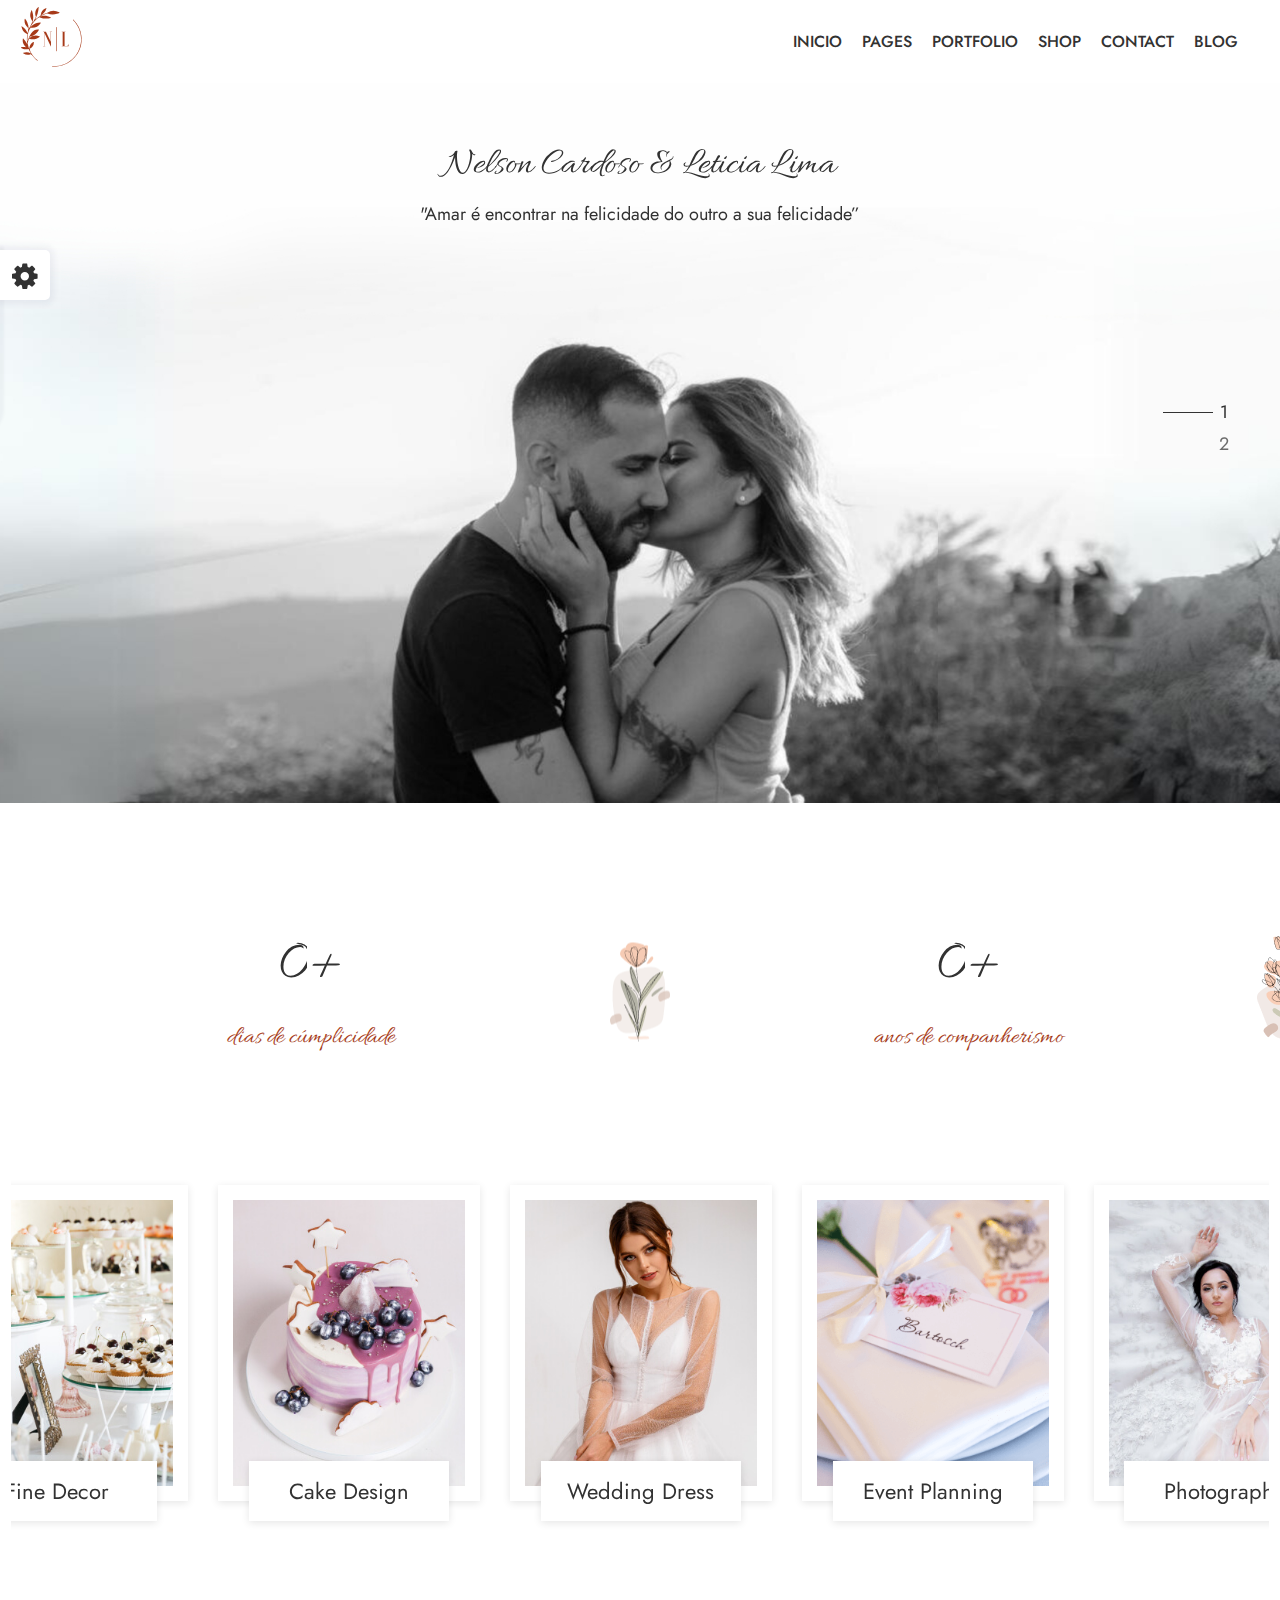
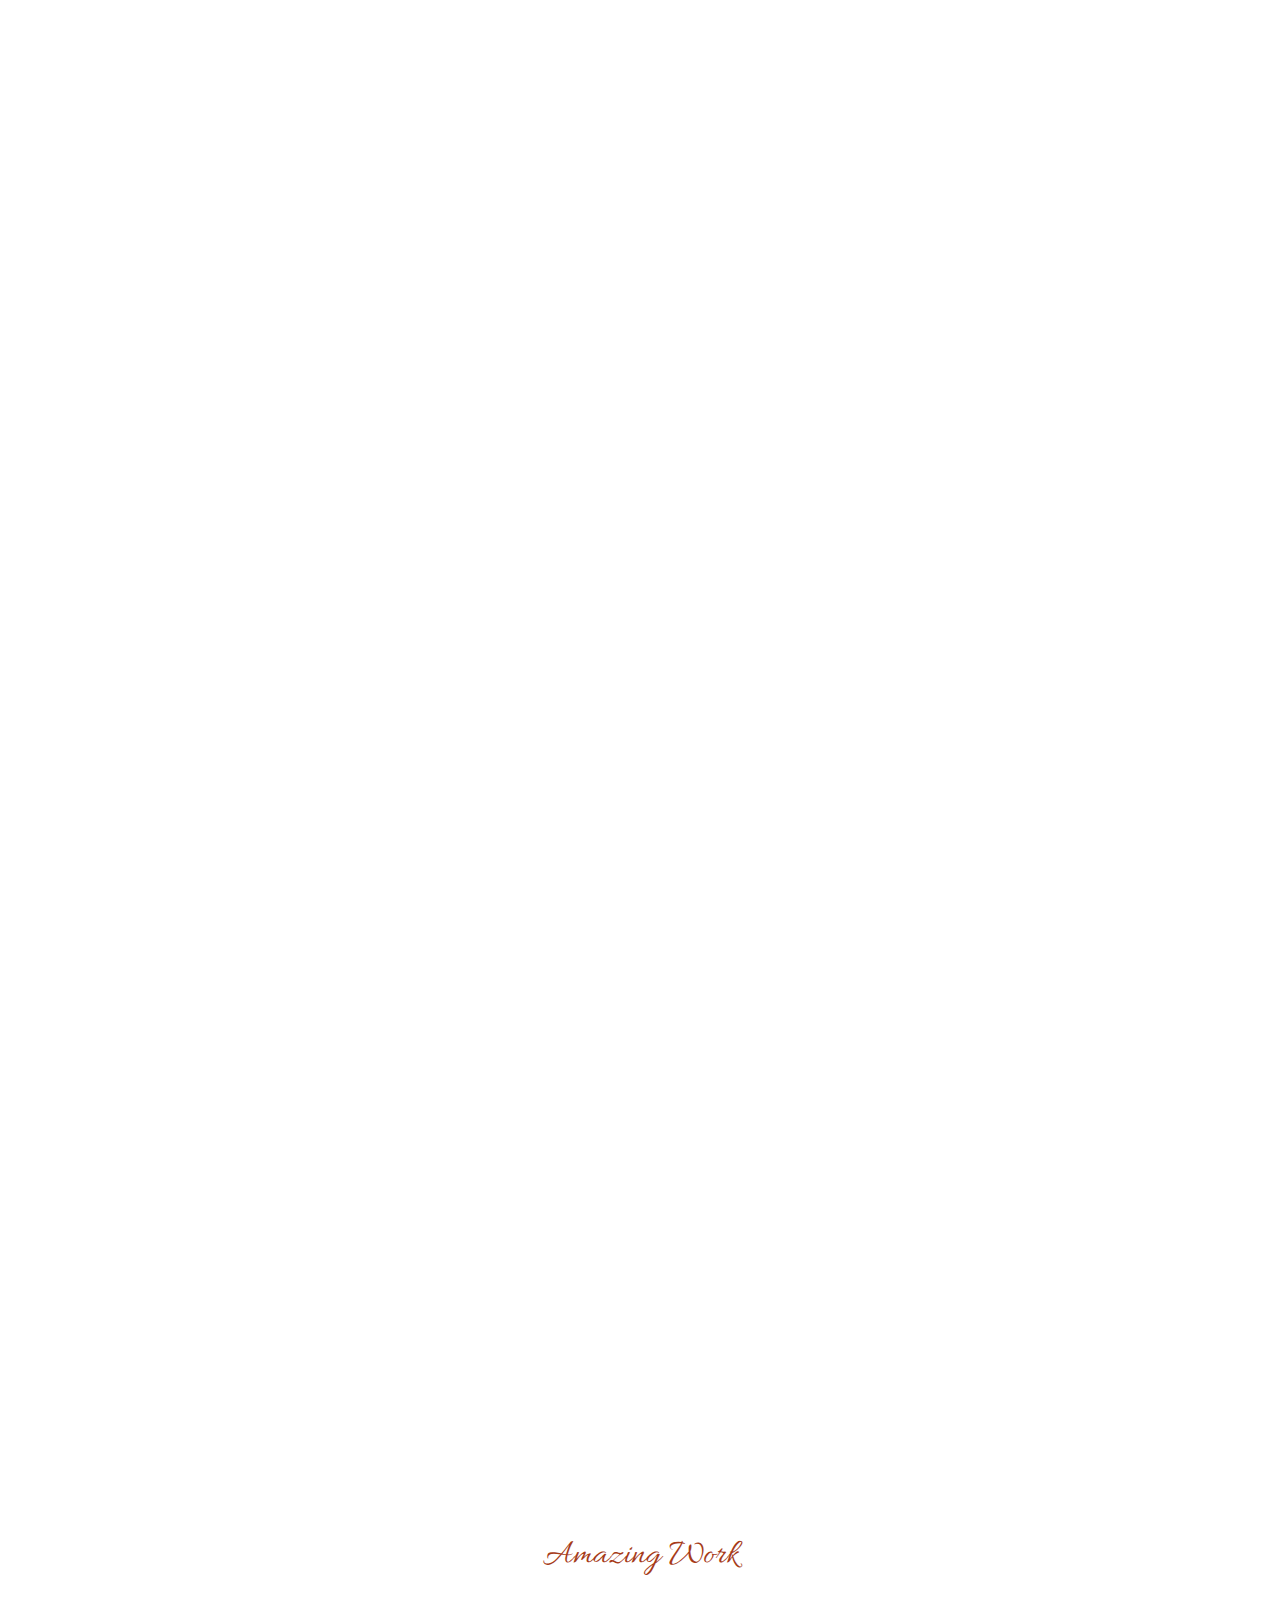
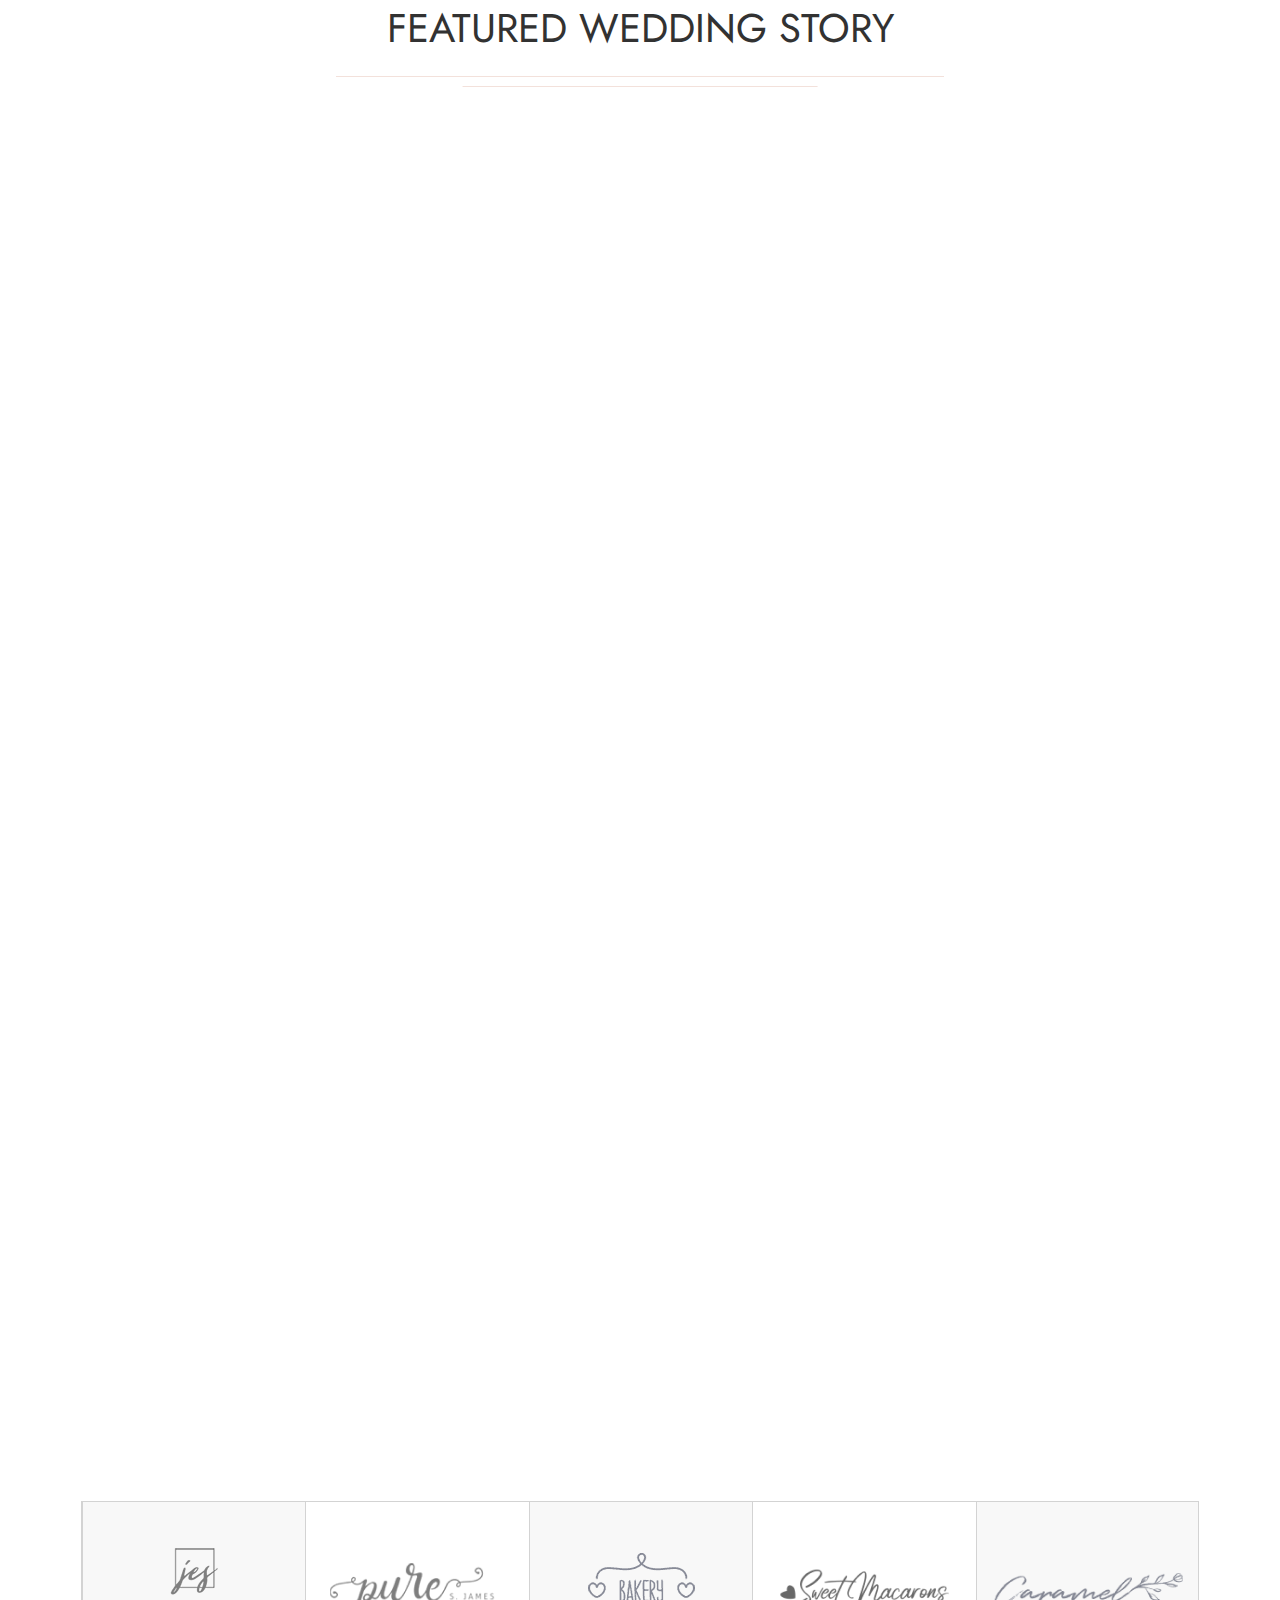
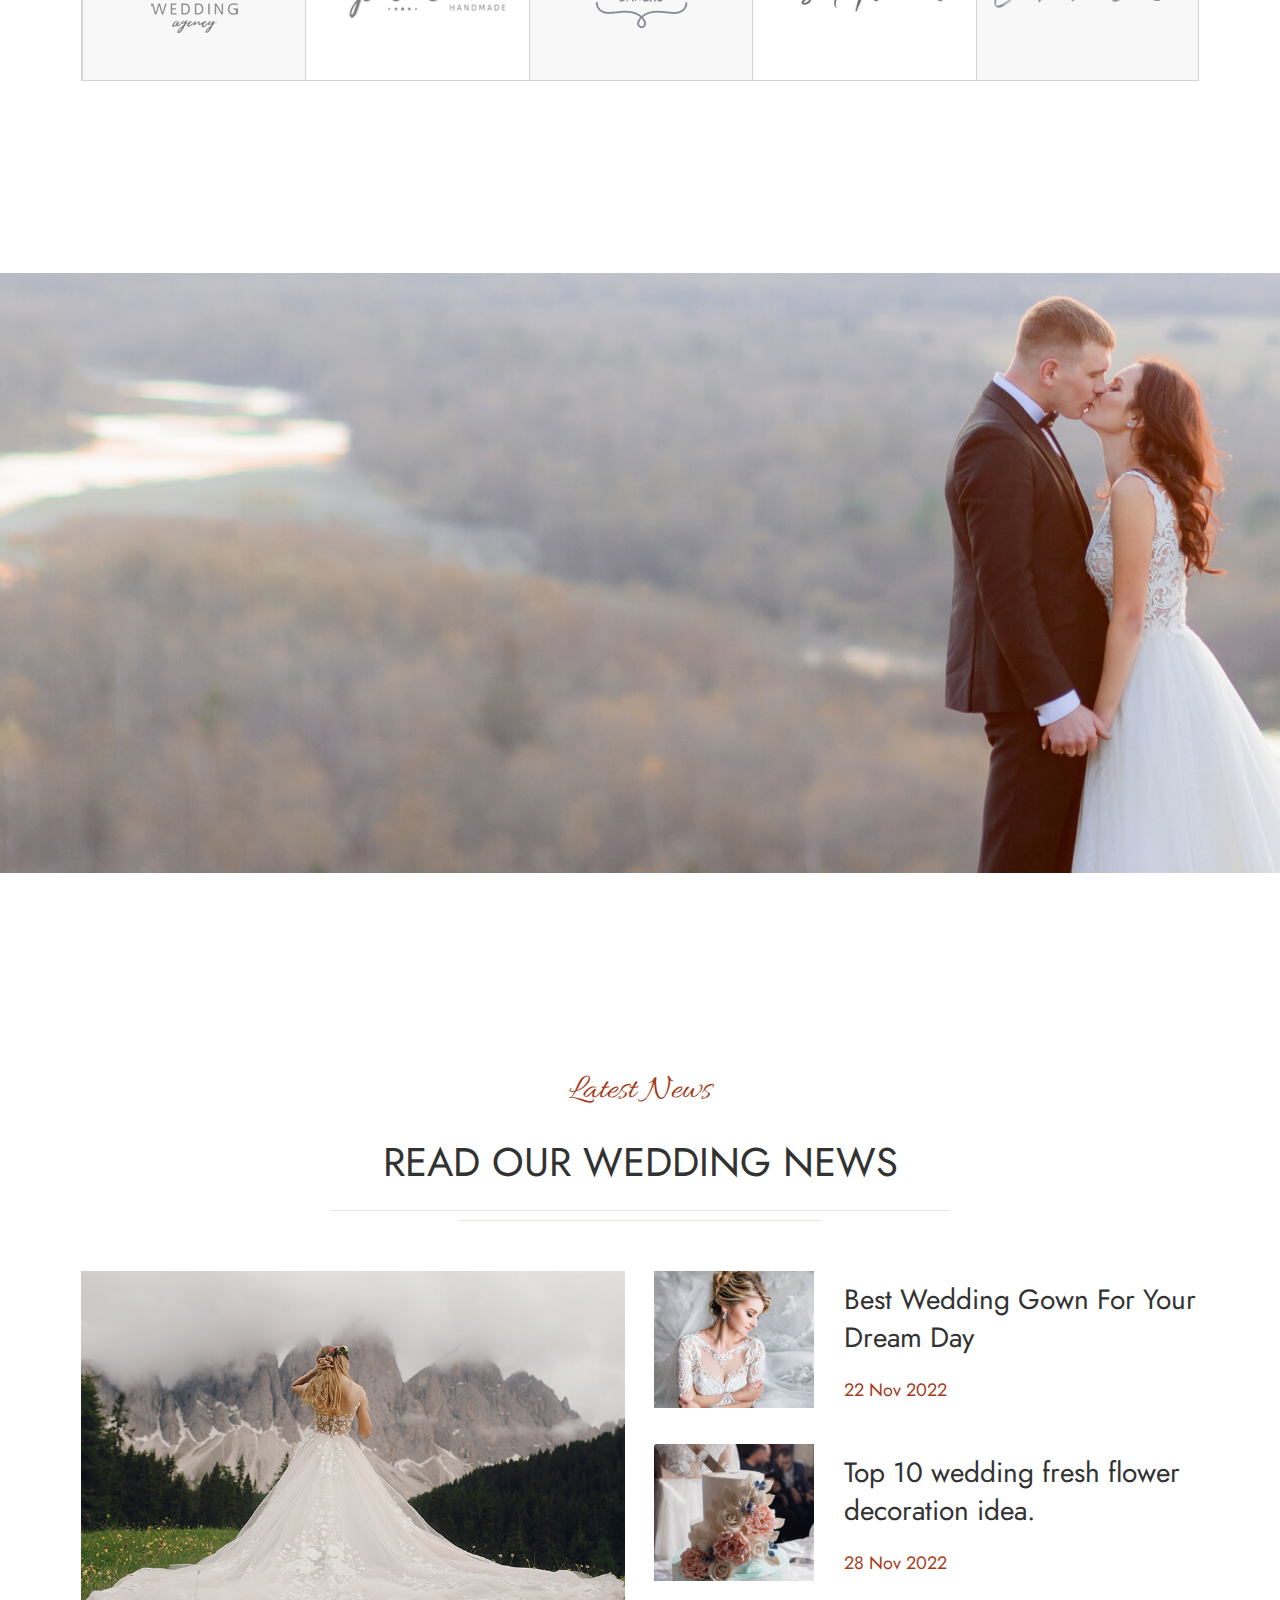
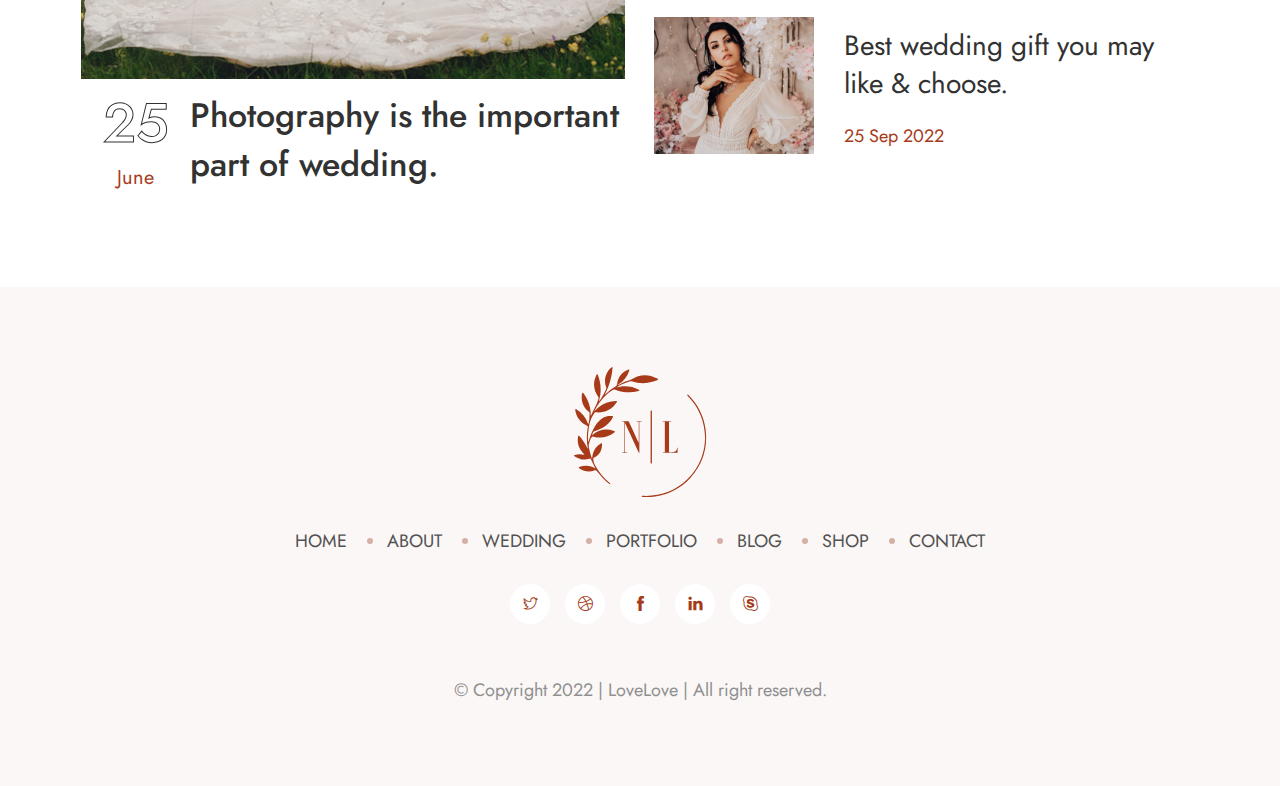
<file: index.html>
<!DOCTYPE html>
<html lang="pt-br">

<head>
    <meta charset="utf-8">
    <meta http-equiv="X-UA-Compatible" content="IE=edge">
    <meta name="viewport" content="width=device-width, initial-scale=1">
    <meta name="author" content="wpOceans">
    <link rel="shortcut icon" type="image/png" href="assets/images/nl.png">
    <title> Nelson & Leticia</title>
    <link href="assets/css/themify-icons.css" rel="stylesheet">
    <link href="assets/css/font-awesome.min.css" rel="stylesheet">
    <link href="assets/css/flaticon.css" rel="stylesheet">
    <link href="assets/css/bootstrap.min.css" rel="stylesheet">
    <link href="assets/css/animate.css" rel="stylesheet">
    <link href="assets/css/owl.carousel.css" rel="stylesheet">
    <link href="assets/css/owl.theme.css" rel="stylesheet">
    <link href="assets/css/slick.css" rel="stylesheet">
    <link href="assets/css/slick-theme.css" rel="stylesheet">
    <link href="assets/css/swiper.min.css" rel="stylesheet">
    <link href="assets/css/nice-select.css" rel="stylesheet">
    <link href="assets/css/owl.transitions.css" rel="stylesheet">
    <link href="assets/css/jquery.fancybox.css" rel="stylesheet">
    <link href="assets/css/odometer-theme-default.css" rel="stylesheet">
    <link href="assets/css/jquery-ui.css" rel="stylesheet">
    <link href="assets/sass/style.css" rel="stylesheet">
</head>

<body>

    <!-- start page-wrapper -->
    <div class="page-wrapper">
        <!-- start preloader -->
        <div class="preloader">
            <div class="vertical-centered-box">
                <div class="content">
                    <div class="loader-circle"></div>
                    <div class="loader-line-mask">
                        <div class="loader-line"></div>
                    </div>
                    <img src="assets/images/preloader.svg" alt="">
                </div>
            </div>
        </div>
        <!-- end preloader -->
        <!-- Start header -->
        <header id="header">
            <div class="wpo-site-header wpo-header-style-2" id="sticky-header">
                <nav class="navigation navbar navbar-expand-lg navbar-light">
                    <div class="container-fluid">
                        <div class="row align-items-center">
                            <div class="col-md-3 col-3 d-lg-none d-block">
                                <div class="mobail-menu">
                                    <button type="button" class="navbar-toggler open-btn">
                                        <span class="sr-only">Abrir navegação</span>
                                        <span class="icon-bar first-angle"></span>
                                        <span class="icon-bar middle-angle"></span>
                                        <span class="icon-bar last-angle"></span>
                                    </button>
                                </div>
                            </div>
                            <div class="col-lg-3 col-md-6 col-6">
                                <div class="navbar-header">
                                    <a class="navbar-brand" href="index.html"><img src="assets/images/logo.svg" style="height: 60px;" alt=""></a>
                                </div>
                            </div>
                            <div class="col-lg-9 col-md-1 col-6">
                                <div id="navbar" class="collapse navbar-collapse navigation-holder">
                                    <button class="menu-close"><i class="ti-close"></i></button>
                                    <ul class="nav navbar-nav mb-2 mb-lg-0">
                                        <li class="menu-item-has-children">
                                            <a href="#">Inicio</a>
                                        </li>
                                        <li class="menu-item-has-children">
                                            <a href="#">Pages</a>
                                            <ul class="sub-menu">
                                                <li><a href="about.html">About</a></li>
                                                <li class="menu-item-has-children">
                                                    <a href="story.html">Our Story</a>
                                                    <ul class="sub-menu">
                                                        <li><a href="story.html">Our Story Style 1</a></li>
                                                        <li><a href="story-2.html">Our Story Style 2</a></li>
                                                        <li><a href="story-3.html">Our Story Style 3</a></li>
                                                        <li><a href="story-4.html">Our Story Style 4</a></li>
                                                    </ul>
                                                </li>
                                                <li><a href="accomodation.html">Accomodation</a></li>
                                                <li class="menu-item-has-children">
                                                    <a href="rsvp.html">RSVP</a>
                                                    <ul class="sub-menu">
                                                        <li><a href="rsvp.html">RSVP Style 1</a></li>
                                                        <li><a href="rsvp-2.html">RSVP Style 2</a></li>
                                                        <li><a href="rsvp-3.html">RSVP Style 3</a></li>
                                                        <li><a href="rsvp-4.html">RSVP Style 4</a></li>
                                                        <li><a href="rsvp-5.html">RSVP Style 5</a></li>
                                                    </ul>
                                                </li>
                                                <li><a href="gallery.html">Gallery</a></li>
                                                <li><a href="planner.html">Planners</a></li>
                                                <li><a href="team-single.html">Planner Single</a></li>
                                                <li><a href="groom-bride.html">Brides & Grooms</a></li>
                                                <li class="menu-item-has-children">
                                                    <a href="service.html">Serevice</a>
                                                    <ul class="sub-menu">
                                                        <li><a href="service.html">Serevice</a></li>
                                                        <li><a href="service-s2.html">Serevice S2</a></li>
                                                        <li><a href="service-s3.html">Serevice S3</a></li>
                                                        <li><a href="service-single.html">Serevice Single</a></li>
                                                    </ul>
                                                </li>
                                                <li><a href="pricing.html">Pricing</a></li>
                                                <li class="menu-item-has-children">
                                                    <a href="#">Auth Pages</a>
                                                    <ul class="sub-menu">
                                                        <li><a href="login.html">Login</a>
                                                        </li>
                                                        <li><a href="register.html">Register</a></li>
                                                        <li><a href="forgot.html">Forgot Password</a></li>
                                                    </ul>
                                                </li>
                                                <li><a href="coming.html">Coming Soon</a></li>
                                                <li><a href="404.html">404 Error</a></li>
                                            </ul>
                                        </li>
                                        <li class="menu-item-has-children">
                                            <a href="portfolio-grid.html">Portfolio</a>
                                            <ul class="sub-menu">
                                                <li><a href="portfolio-grid.html">Portfolio Grid</a></li>
                                                <li><a href="portfolio-masonary.html">Portfolio Masonary</a></li>
                                                <li><a href="portfolio-masonary-s2.html">Portfolio Masonary S2</a></li>
                                                <li><a href="portfolio-masonary-s3.html">Portfolio Masonary S3</a></li>
                                                <li><a href="portfolio-masonary-s4.html">Portfolio Masonary S4</a></li>
                                                <li><a href="portfolio-single.html">Portfolio Single</a></li>
                                            </ul>
                                        </li>
                                        <li class="menu-item-has-children">
                                            <a href="shop.html">Shop</a>
                                            <ul class="sub-menu">
                                                <li><a href="shop.html">Shop</a></li>
                                                <li><a href="shop-single.html">Shop Single</a></li>
                                                <li><a href="cart.html">Cart</a></li>
                                                <li><a href="wishlist.html">Wishlist</a></li>
                                                <li><a href="checkout.html">Checkout</a></li>
                                            </ul>
                                        </li>
                                        <li><a href="contact.html">Contact</a></li>
                                        <li class="menu-item-has-children">
                                            <a href="blog.html">Blog</a>
                                            <ul class="sub-menu">
                                                <li><a href="blog.html">Blog right sidebar</a></li>
                                                <li><a href="blog-left-sidebar.html">Blog left sidebar</a></li>
                                                <li><a href="blog-fullwidth.html">Blog fullwidth</a></li>
                                                <li class="menu-item-has-children">
                                                    <a href="#">Blog details</a>
                                                    <ul class="sub-menu">
                                                        <li><a href="blog-single.html">Blog details right sidebar</a></li>
                                                        <li><a href="blog-single-left-sidebar.html">Blog details left sidebar</a></li>
                                                        <li><a href="blog-single-fullwidth.html">Blog details fullwidth</a></li>
                                                    </ul>
                                                </li>
                                            </ul>
                                        </li>
                                    </ul>
                                </div><!-- end of nav-collapse -->
                            </div>
                        </div>
                    </div><!-- end of container -->
                </nav>
            </div>
        </header>
        <!-- end of header -->
        <!-- start of hero -->
        <section class="wpo-hero-slider wpo-hero-style-2">
            <div class="wedding-announcement">
                <div class="couple-text">
                    <h1 class="wow slideInUp" data-wow-duration="1s">Nelson Cardoso & Leticia Lima</h1>
                    <p class="wow slideInUp" data-wow-duration="1.8s">"Amar é encontrar na felicidade do outro a sua felicidade”</p>
                </div>
            </div>

            <div class="swiper-container">
                <div class="swiper-wrapper">
                    <div class="swiper-slide">
                        <div class="slide-inner slide-bg-image" data-background="assets/images/slider/slide-1.jpg">
                        </div> <!-- end slide-inner -->
                    </div> <!-- end swiper-slide -->

                    <div class="swiper-slide">
                        <div class="slide-inner slide-bg-image" data-background="assets/images/slider/slide-2.jpg">
                        </div> <!-- end slide-inner -->
                    </div> <!-- end swiper-slide -->
                    
                </div>
                <!-- end swiper-wrapper -->

                <!-- swipper controls -->
                <div class="swiper-pagination"></div>
            </div>
        </section>
        <!-- end of hero slider -->
        <!-- start wpo-fun-fact-section -->
        <section class="wpo-fun-fact-section pt-120">
            <div class="container">
                <div class="row">
                    <div class="col col-xs-12">
                        <div class="wpo-fun-fact-grids clearfix">
                            <div class="grid">
                                <div class="info">
                                    <h3><span class="odometer" data-count="2357">00</span>+</h3>
                                    <p>dias de cúmplicidade</p>
                                </div>
                                <div class="flower"><img src="assets/images/funfact/1.png" alt=""></div>
                            </div>
                            <div class="grid">
                                <div class="info">
                                    <h3><span class="odometer" data-count="6">00</span>+</h3>
                                    <p>anos de companherismo</p>
                                </div>
                                <div class="flower"><img src="assets/images/funfact/2.png" alt=""></div>
                            </div>
                        </div>
                    </div>
                </div>
            </div>
        </section>
        <!-- end wpo-fun-fact-section -->
        <!-- start wpo-Service-section -->
        <section class="wpo-Service-section-s2 section-padding">
            <h2 class="hidden">some</h2>
            <div class="container-fluid">
                <div class="wpo-Service-wrap">
                    <div class="service-slider owl-carousel">
                        <div class="wpo-Service-item">
                            <div class="wpo-Service-img">
                                <img src="assets/images/service/img-1.jpg" alt="">
                            </div>
                            <div class="wpo-Service-text">
                                <a href="service-single.html">Wedding Dress</a>
                            </div>
                        </div>
                        <div class="wpo-Service-item">
                            <div class="wpo-Service-img">
                                <img src="assets/images/service/img-2.jpg" alt="">
                            </div>
                            <div class="wpo-Service-text">
                                <a href="service-single.html">Event Planning</a>
                            </div>
                        </div>
                        <div class="wpo-Service-item">
                            <div class="wpo-Service-img">
                                <img src="assets/images/service/img-3.jpg" alt="">
                            </div>
                            <div class="wpo-Service-text">
                                <a href="service-single.html">Photography</a>
                            </div>
                        </div>
                        <div class="wpo-Service-item">
                            <div class="wpo-Service-img">
                                <img src="assets/images/service/img-6.jpg" alt="">
                            </div>
                            <div class="wpo-Service-text">
                                <a href="service-single.html">Wedding Registry</a>
                            </div>
                        </div>
                        <div class="wpo-Service-item">
                            <div class="wpo-Service-img">
                                <img src="assets/images/service/img-5.jpg" alt="">
                            </div>
                            <div class="wpo-Service-text">
                                <a href="service-single.html">Fine Decor</a>
                            </div>
                        </div>
                        <div class="wpo-Service-item">
                            <div class="wpo-Service-img">
                                <img src="assets/images/service/img-4.jpg" alt="">
                            </div>
                            <div class="wpo-Service-text">
                                <a href="service-single.html">Cake Design</a>
                            </div>
                        </div>
                    </div>
                </div>
            </div> <!-- end container -->
        </section>
        <!-- end Service-section -->
        <!-- start of wpo-about-section -->
        <section class="wpo-about-section-s2 section-padding">
            <div class="container">
                <div class="wpo-about-wrap">
                    <div class="row">
                        <div class="col-lg-6 col-md-12 col-12">
                            <div class="wpo-about-item">
                                <div class="wpo-about-img wow fadeInLeftSlow" data-wow-duration="1700ms">
                                    <img src="assets/images/about/4.jpg" alt="">
                                </div>
                                <div class="wpo-about-img-inner wow fadeInUp" data-wow-duration="1900ms">
                                    <img src="assets/images/about/3.jpg" alt="">
                                </div>
                            </div>
                        </div>
                        <div class="col-lg-6 col-md-12 col-12">
                            <div class="wpo-about-text wow fadeInRightSlow" data-wow-duration="1700ms">
                                <h2>Sobre Nós</h2>
                                <h4>We Are The Best Wedding Planner & Decor.</h4>
                                <p>Convallis gravida odio viverra nisi, aliquam sem netus. Sed at semper at lacus.
                                    Nam integer nunc pellentesque nunc pulvinar donec scelerisque. Malesuada massa
                                    facilisis aliquam nunc ut nisl tincidunt nibh. Massa feugiat vitae habitant
                                    metus viverra. Praesent massa habitant sapien odio ac scelerisque praesent id.
                                </p>
                            </div>
                        </div>
                    </div>
                </div>
            </div>
        </section>
        <!-- end of wpo-about-section -->
        <!--Start wpo-testimonial-section-->
        <section class="wpo-testimonial-section section-padding">
            <div class="container">
                <div class="wpo-testimonial-wrap">
                    <div class="row align-items-center">
                        <div class="col col-lg-7 wow fadeInLeftSlow" data-wow-duration="1700ms">
                            <div class="slider-for">
                                <div class="testimonial-img">
                                    <img src="assets/images/testimonial/img-1.jpg" alt="">
                                </div>
                                <div class="testimonial-img">
                                    <img src="assets/images/testimonial/img-2.jpg" alt="">
                                </div>
                                <div class="testimonial-img">
                                    <img src="assets/images/testimonial/img-3.jpg" alt="">
                                </div>
                            </div>
                        </div>
                        <div class="col col-lg-5 wow fadeInRightSlow" data-wow-duration="1700ms">
                            <div class="wpo-testimonial-items">
                                <div class="slider-nav">
                                    <div class="wpo-testimonial-item">
                                        <div class="wpo-testimonial-text">
                                            <i class="fi flaticon-quotation"></i>
                                            <p>Varius aenean fringilla consectetur adipiscing felis, lectus. Id eros,
                                                porta quam quis proin non vulputate lacinia imperdiet. Mus ut amet
                                                tortor iEros, sed at semper sed in tempor ultrices sed. Id sem nulla
                                                quisque vel duiscoue necrd.</p>
                                            <div class="wpo-testimonial-text-btm">
                                                <h3>Marlin & Williamson</h3>
                                                <span>Wedding- 23.05.2022</span>
                                            </div>
                                        </div>
                                    </div>
                                    <div class="wpo-testimonial-item">
                                        <div class="wpo-testimonial-text">
                                            <i class="fi flaticon-quotation"></i>
                                            <p>Varius aenean fringilla consectetur adipiscing felis, lectus. Id eros,
                                                porta quam quis proin non vulputate lacinia imperdiet. Mus ut amet
                                                tortor iEros, sed at semper sed in tempor ultrices sed. Id sem nulla
                                                quisque vel duiscoue necrd.</p>
                                            <div class="wpo-testimonial-text-btm">
                                                <h3>Rihanna & William</h3>
                                                <span>Wedding- 08.12.2022</span>
                                            </div>
                                        </div>
                                    </div>
                                    <div class="wpo-testimonial-item">
                                        <div class="wpo-testimonial-text">
                                            <i class="fi flaticon-quotation"></i>
                                            <p>Varius aenean fringilla consectetur adipiscing felis, lectus. Id eros,
                                                porta quam quis proin non vulputate lacinia imperdiet. Mus ut amet
                                                tortor iEros, sed at semper sed in tempor ultrices sed. Id sem nulla
                                                quisque vel duiscoue necrd.</p>
                                            <div class="wpo-testimonial-text-btm">
                                                <h3>Sarah & Daniel</h3>
                                                <span>Wedding- 12.08.2022</span>
                                            </div>
                                        </div>
                                    </div>
                                </div>
                            </div>
                        </div>
                    </div>
                </div>
            </div>
        </section>
        <!--End wpo-testimonial-section-->
        <!-- start wpo-portfolio-section -->
        <section class="wpo-portfolio-section section-padding pt-120">
            <div class="container">
                <div class="wpo-section-title">
                    <h4>Amazing Work</h4>
                    <h2>FEATURED WEDDING STORY</h2>
                </div>
                <div class="sortable-gallery">
                    <div class="gallery-filters"></div>
                    <div class="row">
                        <div class="col-lg-12">
                            <div class="portfolio-grids gallery-container clearfix">
                                <div class="grid wow fadeInUp" data-wow-duration="1000ms">
                                    <div class="img-holder">
                                        <img src="assets/images/portfolio/1.jpg" alt="">
                                        <div class="portfolio-content">
                                            <h4><a href="portfolio-single.html">Alia & Robert</a></h4>
                                            <span>Chaina - 14 Sep 2019</span>
                                        </div>
                                    </div>
                                </div>
                                <div class="grid wow fadeInUp" data-wow-duration="1300ms">
                                    <div class="img-holder">
                                        <img src="assets/images/portfolio/2.jpg" alt="">
                                        <div class="portfolio-content">
                                            <h4><a href="portfolio-single.html">Rihanna & William</a></h4>
                                            <span>Austria - 28 Oct 2020</span>
                                        </div>
                                    </div>
                                </div>
                                <div class="grid wow fadeInUp" data-wow-duration="1600ms">
                                    <div class="img-holder">
                                        <img src="assets/images/portfolio/4.jpg" alt="">
                                        <div class="portfolio-content">
                                            <h4><a href="portfolio-single.html">Kate & Johnthan</a></h4>
                                            <span>London - 22 June 2022</span>
                                        </div>
                                    </div>
                                </div>
                                <div class="grid wow fadeInUp" data-wow-duration="1900ms">
                                    <div class="img-holder">
                                        <img src="assets/images/portfolio/3.jpg" alt="">
                                        <div class="portfolio-content">
                                            <h4><a href="portfolio-single.html">Sarah & Daniel</a></h4>
                                            <span>Singapore - 16 May 2022</span>
                                        </div>
                                    </div>
                                </div>
                            </div>
                        </div>
                    </div>
                </div>

            </div> <!-- end container -->
        </section>
        <!-- end wpo-portfolio-section -->
        <!-- start wpo-partners-section -->
        <section class="wpo-partners-section">
            <h2 class="hidden">Partners</h2>
            <div class="container">
                <div class="row">
                    <div class="col col-xs-12">
                        <div class="partner-grids partners-slider owl-carousel">
                            <div class="grid">
                                <img src="assets/images/partners/1.png" alt>
                            </div>
                            <div class="grid">
                                <img src="assets/images/partners/2.png" alt>
                            </div>
                            <div class="grid">
                                <img src="assets/images/partners/3.png" alt>
                            </div>
                            <div class="grid">
                                <img src="assets/images/partners/4.png" alt>
                            </div>
                            <div class="grid">
                                <img src="assets/images/partners/5.png" alt>
                            </div>
                        </div>
                    </div>
                </div>
            </div> <!-- end container -->
        </section>
        <!-- end wpo-partners-section-->
        <!-- start of wpo-contact-section -->
        <section class="wpo-contact-section-s2 section-padding">
            <div class="contact-bg"><img src="assets/images/contact/img-3.jpg" alt=""></div>
            <div class="container">
                <div class="row align-items-center">
                    <div class="col col-xl-12 col-12">
                        <div class="wpo-contact-section-wrapper wow fadeInLeftSlow" data-wow-duration="1700ms">
                            <div class="wpo-contact-form-area">
                                <div class="wpo-section-title">
                                    <h4>Lets Meet</h4>
                                    <h2>Make An Inquiry</h2>
                                </div>
                                <form method="post" class="contact-validation-active" id="contact-form-main">
                                    <div>
                                        <input type="text" class="form-control" name="name" id="name"
                                            placeholder="Name">
                                    </div>
                                    <div>
                                        <input type="email" class="form-control" name="email" id="email"
                                            placeholder="Email">
                                    </div>
                                    <div class="date">
                                        <input class="form-control" name="date" autocomplete="off" type="text"
                                            id="datepicker" placeholder="Wedding Date">
                                    </div>
                                    <div>
                                        <select name="guest" class="form-control">
                                            <option disabled="disabled" selected>Number Of Guests</option>
                                            <option>01</option>
                                            <option>02</option>
                                            <option>03</option>
                                            <option>04</option>
                                            <option>05</option>
                                        </select>
                                    </div>
                                    <div>
                                        <select name="meal" class="form-control last">
                                            <option disabled="disabled" selected>Meal Preferences</option>
                                            <option>Chicken Soup</option>
                                            <option>Motton Kabab</option>
                                            <option>Chicken BBQ</option>
                                            <option>Mix Salad</option>
                                            <option>Beef Ribs </option>
                                        </select>
                                    </div>
                                    <div class="submit-area">
                                        <button type="submit" class="theme-btn-s3">Send An Inquiry</button>
                                        <div id="c-loader">
                                            <i class="ti-reload"></i>
                                        </div>
                                    </div>
                                    <div class="clearfix error-handling-messages">
                                        <div id="success">Thank you</div>
                                        <div id="error"> Error occurred while sending email. Please try again later.
                                        </div>
                                    </div>
                                </form>
                            </div>
                            <div class="vector-1">
                                <img src="assets/images/contact/1.png" alt="">
                            </div>
                            <div class="vector-2">
                                <img src="assets/images/contact/2.png" alt="">
                            </div>
                        </div>
                    </div>
                </div>
            </div>
        </section>
        <!-- end of wpo-contact-section -->
        <!-- start wpo-blog-section -->
        <section class="wpo-blog-section section-padding pt-0">
            <div class="container">
                <div class="wpo-section-title">
                    <h4>Latest News</h4>
                    <h2>Read Our Wedding News</h2>
                </div>
                <div class="wpo-blog-items">
                    <div class="sortable-gallery">
                        <div class="gallery-filters"></div>
                        <div class="row">
                            <div class="col-lg-12">
                                <div class="wpo-blog-grids gallery-container clearfix">
                                    <div class="grid">
                                        <div class="wpo-blog-item">
                                            <div class="wpo-blog-img">
                                                <img src="assets/images/blog/img-1.jpg" alt="">
                                            </div>
                                            <div class="wpo-blog-content">
                                                <ul>
                                                    <li>25</li>
                                                    <li>June</li>
                                                </ul>
                                                <h2><a href="blog.html">Photography is the important part of
                                                        wedding.</a>
                                                </h2>
                                            </div>
                                        </div>
                                    </div>
                                    <div class="grid">
                                        <div class="wpo-blog-item">
                                            <div class="wpo-blog-img">
                                                <img src="assets/images/blog/img-2.jpg" alt="">
                                            </div>
                                            <div class="wpo-blog-content">
                                                <h2><a href="blog.html">Best Wedding Gown For
                                                        Your Dream Day</a>
                                                </h2>
                                                <ul>
                                                    <li>22 Nov 2022</li>
                                                </ul>
                                            </div>
                                        </div>
                                    </div>
                                    <div class="grid">
                                        <div class="wpo-blog-item">
                                            <div class="wpo-blog-img">
                                                <img src="assets/images/blog/img-3.jpg" alt="">
                                            </div>
                                            <div class="wpo-blog-content">
                                                <h2><a href="blog.html">Top 10 wedding fresh flower
                                                        decoration idea.</a>
                                                </h2>
                                                <ul>
                                                    <li>28 Nov 2022</li>
                                                </ul>
                                            </div>
                                        </div>
                                    </div>
                                    <div class="grid">
                                        <div class="wpo-blog-item">
                                            <div class="wpo-blog-img">
                                                <img src="assets/images/blog/img-4.jpg" alt="">
                                            </div>
                                            <div class="wpo-blog-content">
                                                <h2><a href="blog.html">Best wedding gift you may like
                                                        & choose.</a>
                                                </h2>
                                                <ul>
                                                    <li>25 Sep 2022</li>
                                                </ul>
                                            </div>
                                        </div>
                                    </div>
                                </div>
                            </div>
                        </div>
                    </div>
                </div>
            </div> <!-- end container -->
        </section>
        <!-- end wpo-blog-section -->

        <!-- wpo-site-footer start -->
        <div class="wpo-site-footer text-center">
            <div class="container">
                <div class="row">
                    <div class="col-12">
                        <div class="footer-image">
                            <a class="logo" href="index.html"><img src="assets/images/logo.svg" alt=""></a>
                        </div>
                    </div>
                    <div class="col-12">
                        <div class="footer-link">
                            <ul>
                                <li><a href="index.html">Home</a></li>
                                <li><a href="about.html">About</a></li>
                                <li><a href="index-2.html">Wedding</a></li>
                                <li><a href="portfolio-grid.html">Portfolio</a></li>
                                <li><a href="blog.html">Blog</a></li>
                                <li><a href="shop.html">Shop</a></li>
                                <li><a href="contact.html">Contact</a></li>
                            </ul>
                        </div>
                    </div>
                    <div class="col-12">
                        <div class="link-widget">
                            <ul>
                                <li><a href="#"><i class="ti-twitter"></i></a></li>
                                <li><a href="#"><i class="ti-dribbble"></i></a></li>
                                <li><a href="#"><i class="ti-facebook"></i></a></li>
                                <li><a href="#"><i class="ti-linkedin"></i></a></li>
                                <li><a href="#"><i class="ti-skype"></i></a></li>
                            </ul>
                        </div>
                    </div>
                    <div class="col-12">
                        <div class="copyright">
                            <p>© Copyright 2022 | <a href="index.html">LoveLove</a> | All right reserved.</p>
                        </div>
                    </div>
                </div>
            </div>
        </div>
        <!-- wpo-site-footer end -->

        <!-- color-switcher -->
        <div class="color-switcher-wrap">
            <div class="color-switcher-item">
                <div class="color-toggle-btn">
                    <i class="fa fa-cog"></i>
                </div>
                <ul id="switcher">
                    <li class="btn btn1" id="Button1"></li>
                    <li class="btn btn2" id="Button2"></li>
                    <li class="btn btn3" id="Button3"></li>
                    <li class="btn btn4" id="Button4"></li>
                    <li class="btn btn5" id="Button5"></li>
                    <li class="btn btn6" id="Button6"></li>
                    <li class="btn btn7" id="Button7"></li>
                    <li class="btn btn8" id="Button8"></li>
                    <li class="btn btn9" id="Button9"></li>
                    <li class="btn btn10" id="Button10"></li>
                    <li class="btn btn11" id="Button11"></li>
                    <li class="btn btn12" id="Button12"></li>
                </ul>
            </div>
        </div>
    </div>
    <!-- end of page-wrapper -->

    <!-- All JavaScript files
    ================================================== -->
    <script src="assets/js/jquery.min.js"></script>
    <script src="assets/js/bootstrap.bundle.min.js"></script>
    <!-- Plugins for this template -->
    <script src="assets/js/modernizr.custom.js"></script>
    <script src="assets/js/jquery.dlmenu.js"></script>
    <script src="assets/js/jquery-plugin-collection.js"></script>
    <!-- Custom script for this template -->
    <script src="assets/js/script.js"></script>
</body>

</html>
</file>
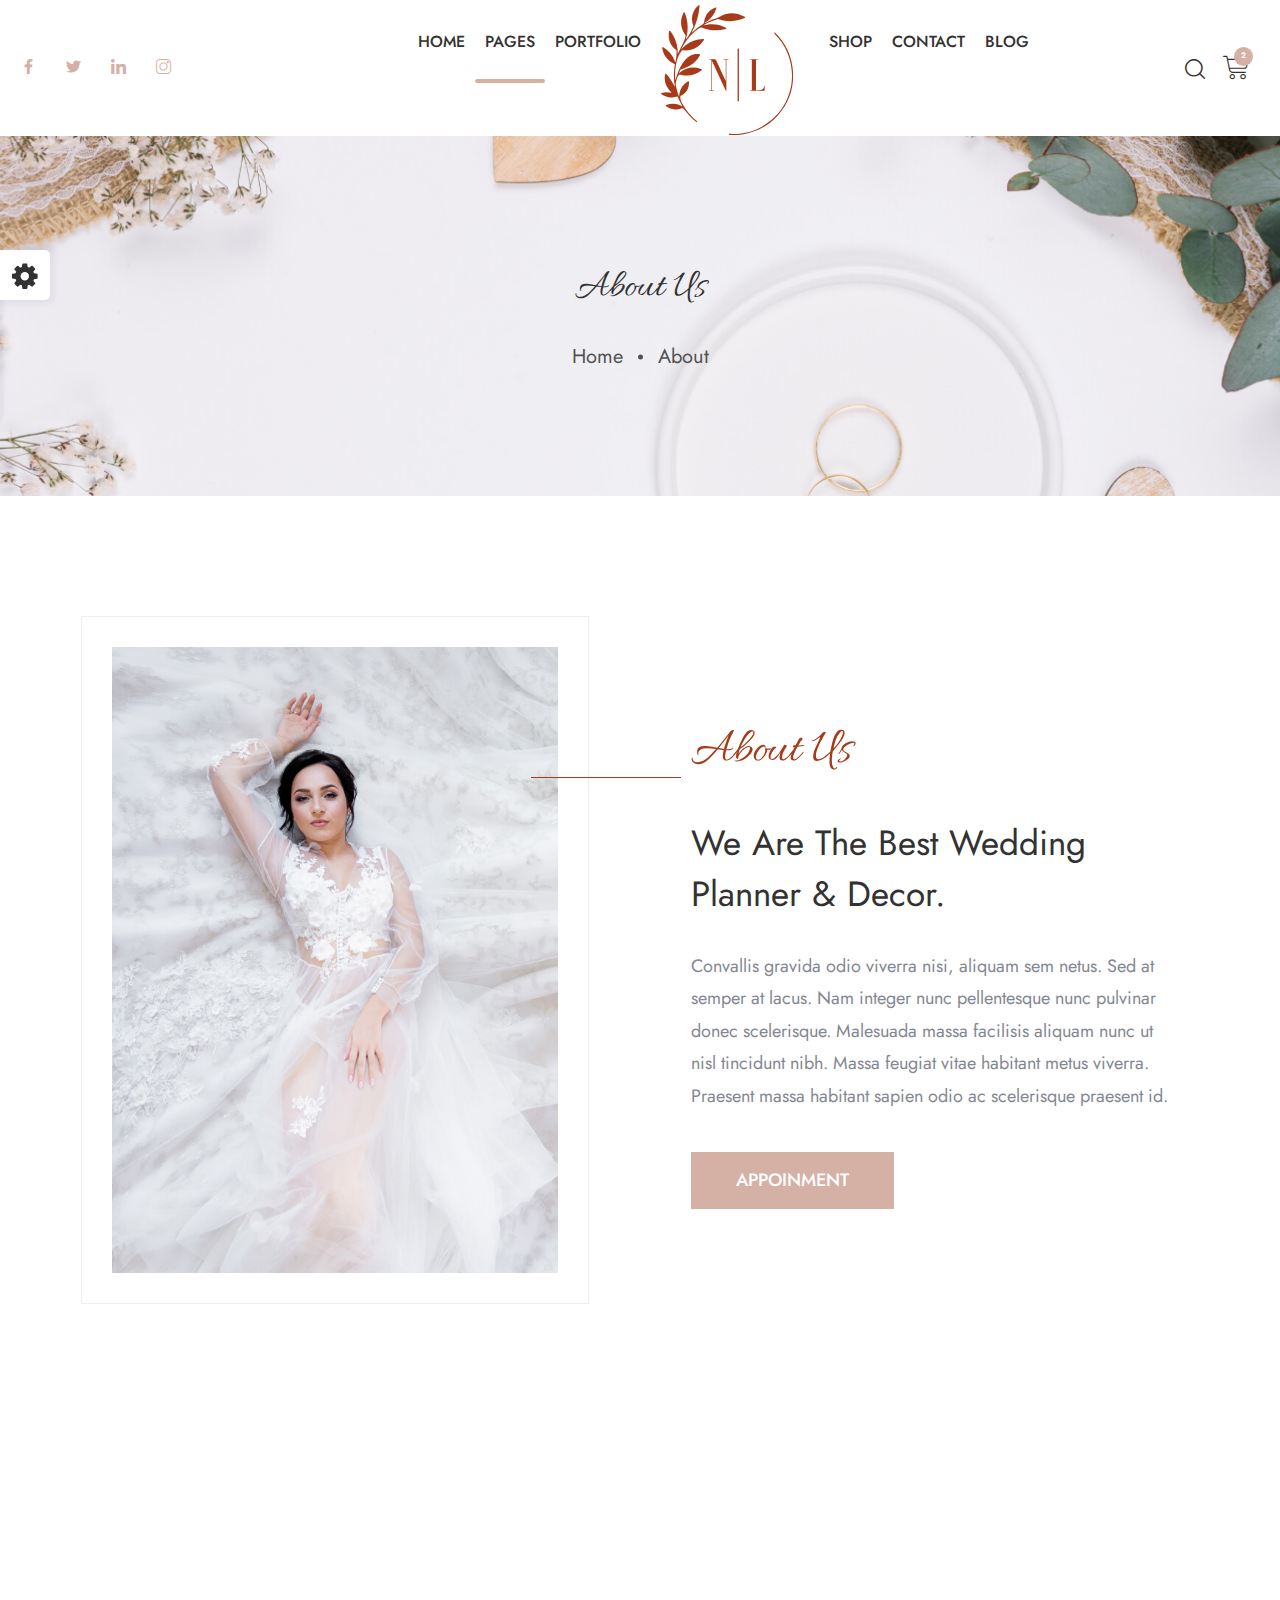
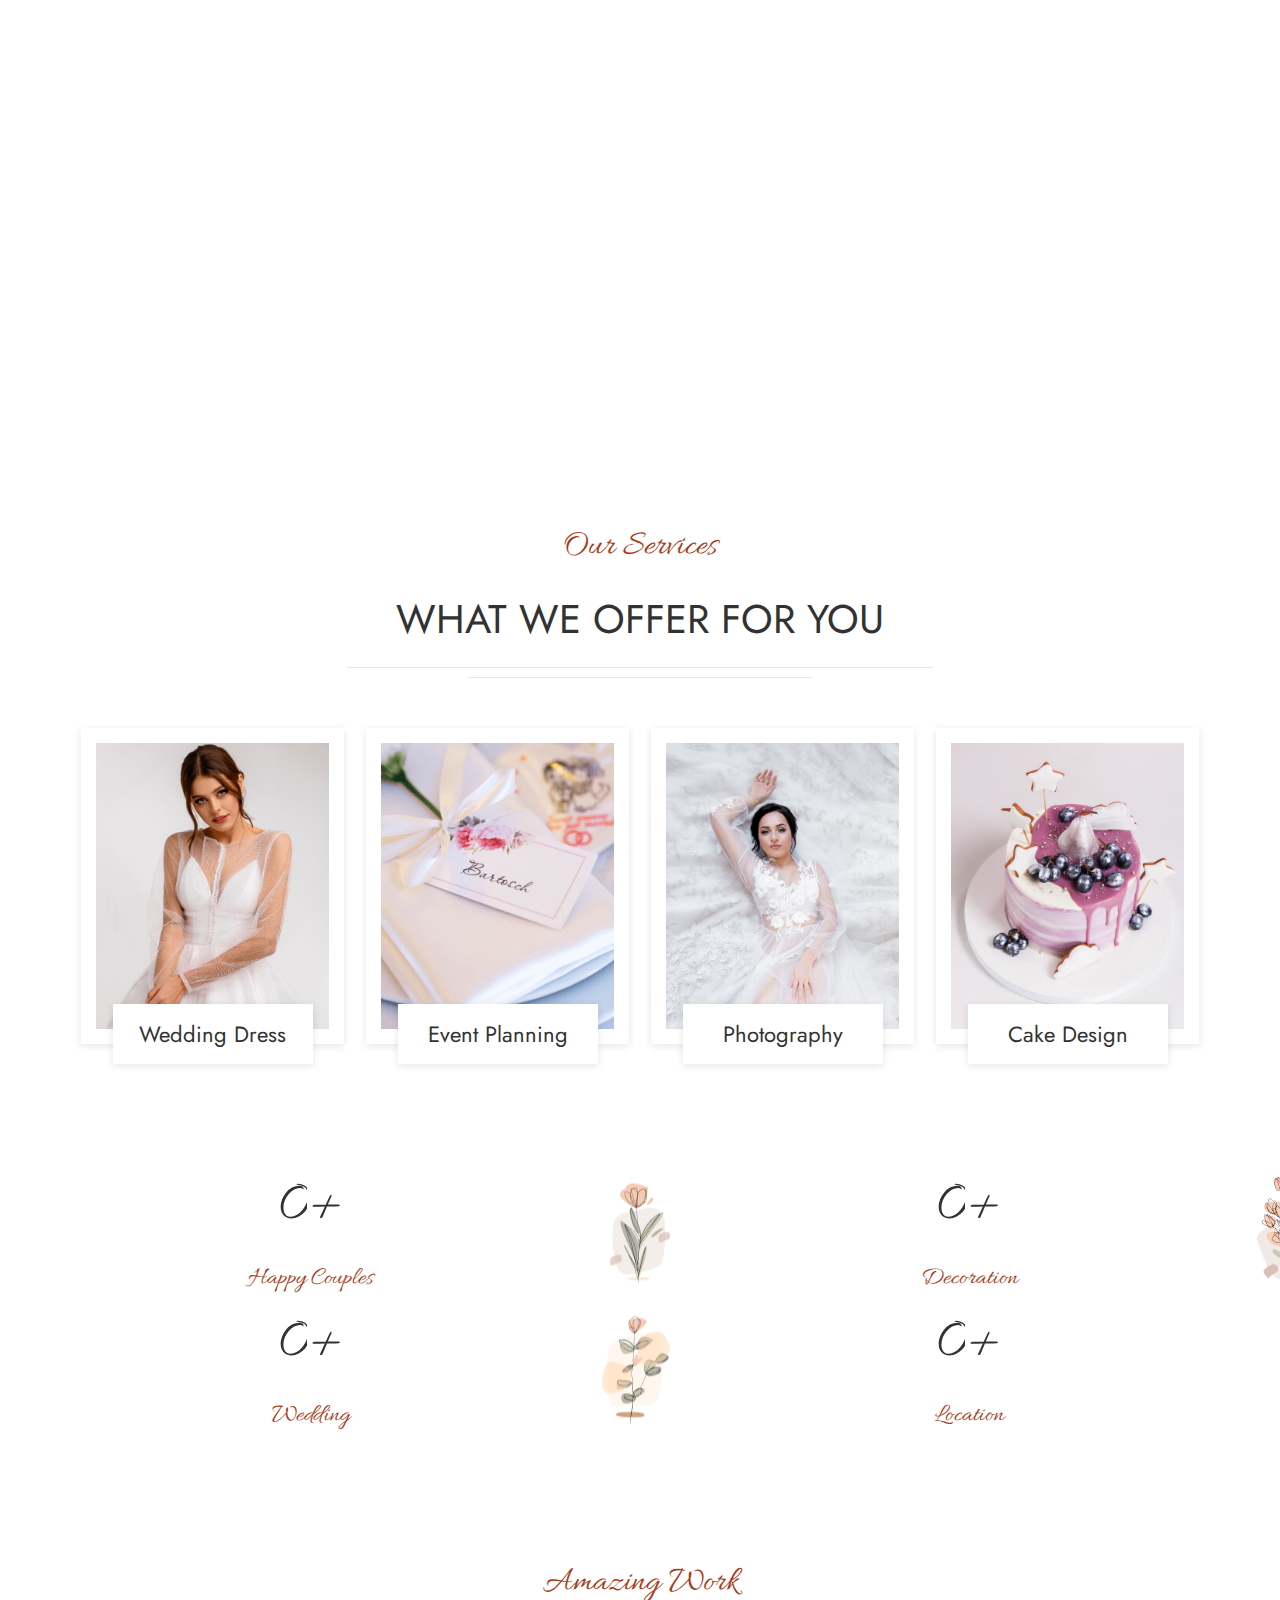
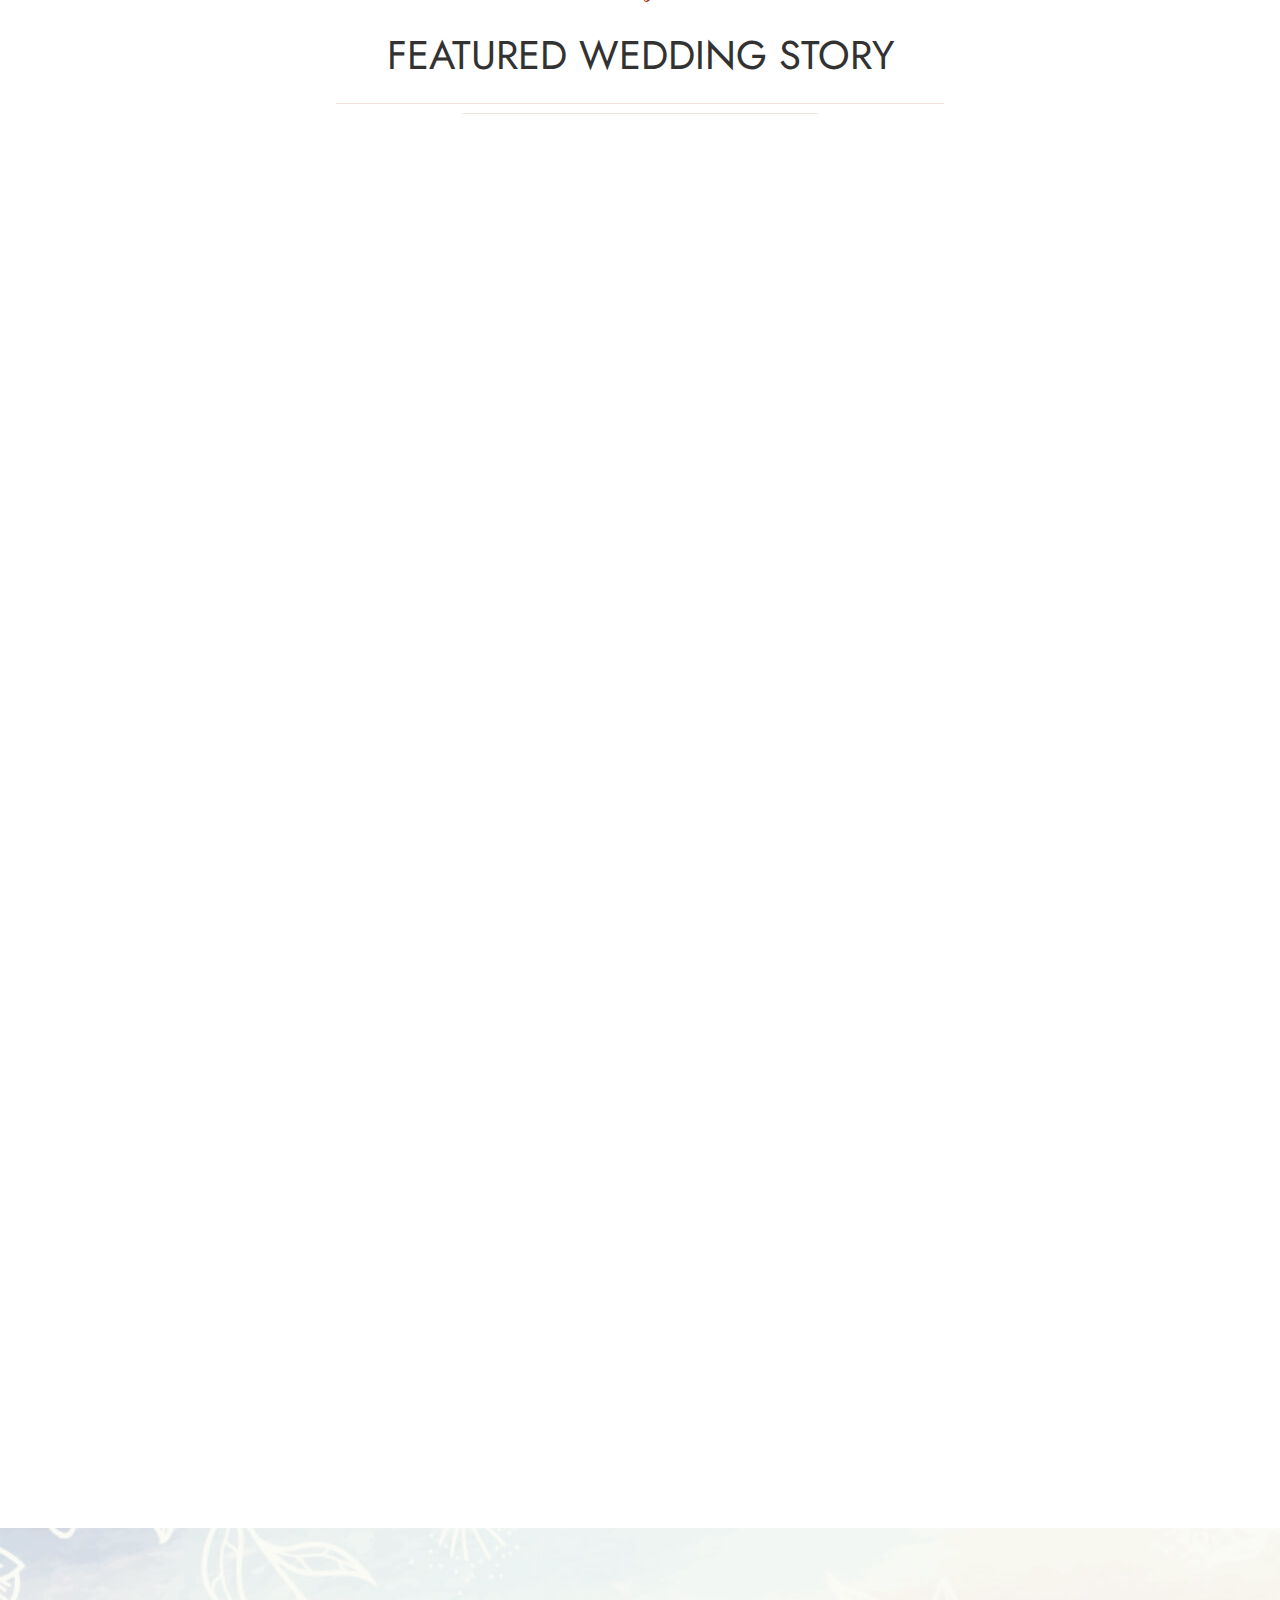
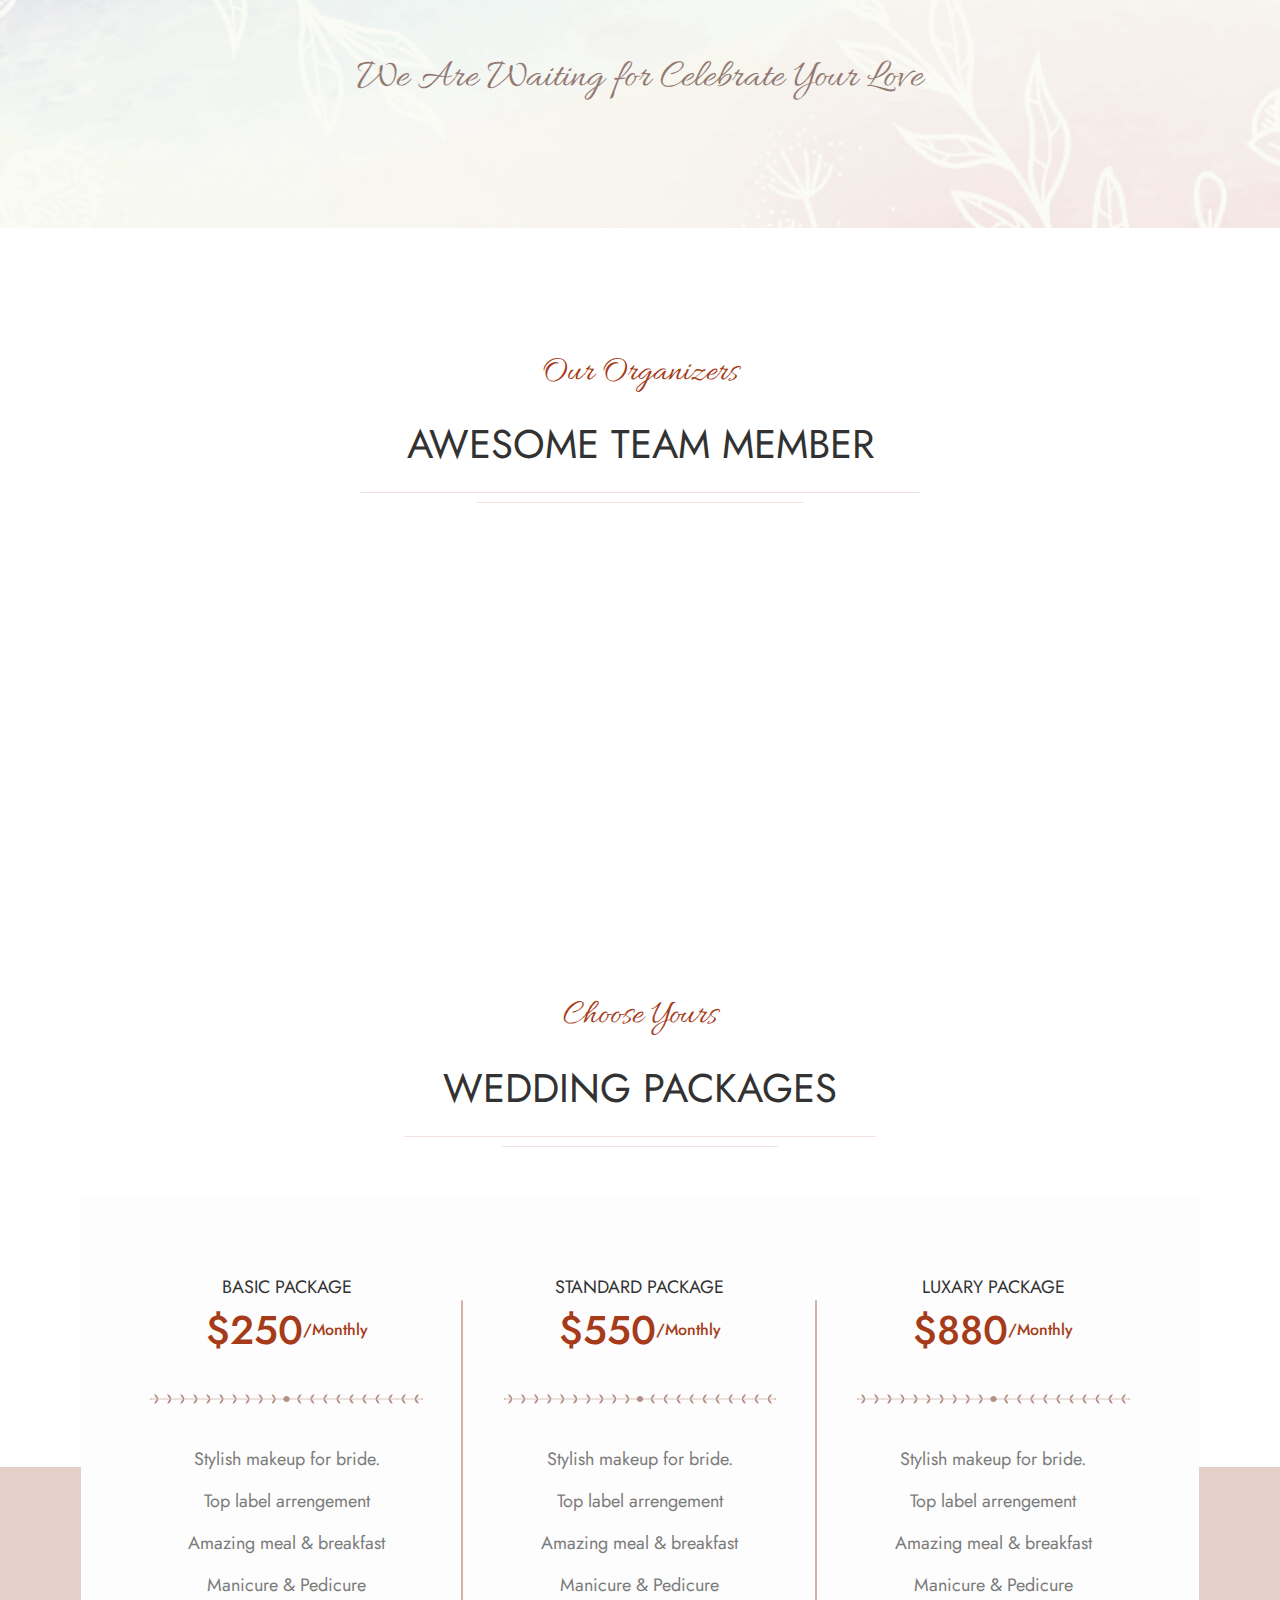
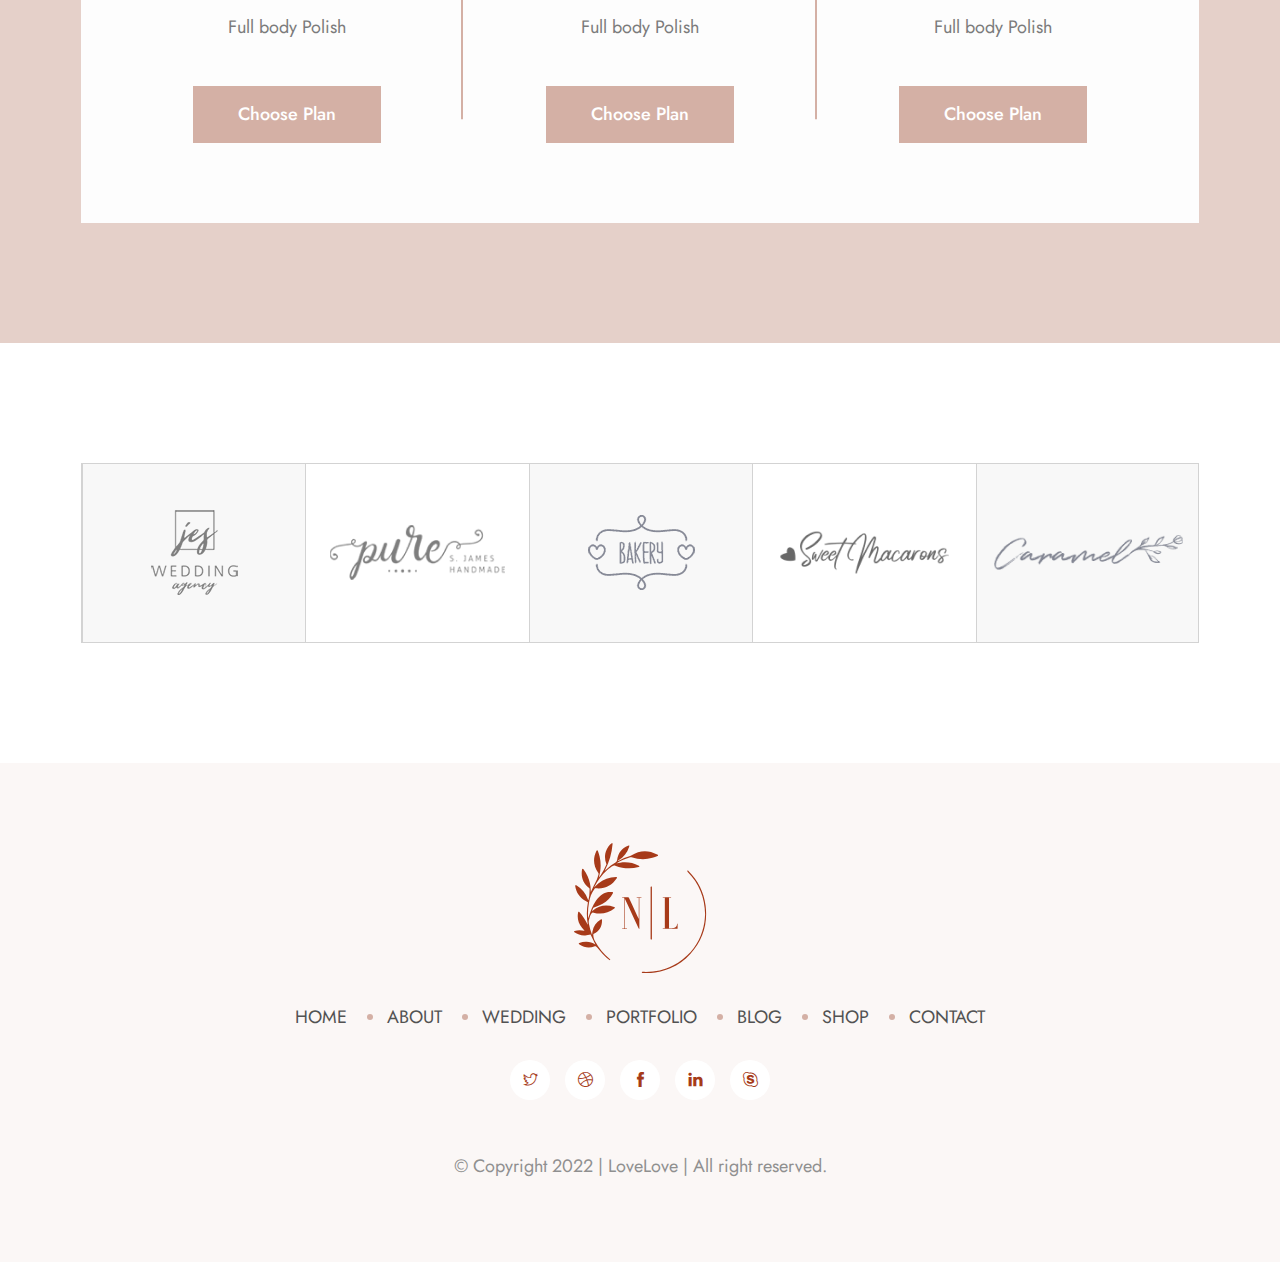
<file: about.html>
<!DOCTYPE html>
<html lang="en">

<head>
    <meta charset="utf-8">
    <meta http-equiv="X-UA-Compatible" content="IE=edge">
    <meta name="viewport" content="width=device-width, initial-scale=1">
    <meta name="author" content="wpOceans">
    <link rel="shortcut icon" type="image/png" href="assets/images/favicon.png">
    <title> LoveLove - Wedding & Wedding Planner HTML5 Template</title>
    <link href="assets/css/themify-icons.css" rel="stylesheet">
    <link href="assets/css/font-awesome.min.css" rel="stylesheet">
    <link href="assets/css/flaticon.css" rel="stylesheet">
    <link href="assets/css/bootstrap.min.css" rel="stylesheet">
    <link href="assets/css/animate.css" rel="stylesheet">
    <link href="assets/css/owl.carousel.css" rel="stylesheet">
    <link href="assets/css/owl.theme.css" rel="stylesheet">
    <link href="assets/css/slick.css" rel="stylesheet">
    <link href="assets/css/slick-theme.css" rel="stylesheet">
    <link href="assets/css/swiper.min.css" rel="stylesheet">
    <link href="assets/css/nice-select.css" rel="stylesheet">
    <link href="assets/css/owl.transitions.css" rel="stylesheet">
    <link href="assets/css/jquery.fancybox.css" rel="stylesheet">
    <link href="assets/css/odometer-theme-default.css" rel="stylesheet">
    <link href="assets/css/jquery-ui.css" rel="stylesheet">
    <link href="assets/sass/style.css" rel="stylesheet">
</head>

<body>

    <!-- start page-wrapper -->
    <div class="page-wrapper">
        <!-- start preloader -->
        <div class="preloader">
            <div class="vertical-centered-box">
                <div class="content">
                    <div class="loader-circle"></div>
                    <div class="loader-line-mask">
                        <div class="loader-line"></div>
                    </div>
                    <img src="assets/images/preloader.svg" alt="">
                </div>
            </div>
        </div>
        <!-- end preloader -->
        <!-- Start header -->
        <header id="header">
            <div class="wpo-site-header wpo-header-style-1" id="sticky-header">
                <nav class="navigation navbar navbar-expand-lg navbar-light">
                    <div class="container-fluid">
                        <div class="row align-items-center">
                            <div class="col-md-3 col-3 d-lg-none d-block">
                                <div class="mobail-menu">
                                    <button type="button" class="navbar-toggler open-btn">
                                        <span class="sr-only">Toggle navigation</span>
                                        <span class="icon-bar first-angle"></span>
                                        <span class="icon-bar middle-angle"></span>
                                        <span class="icon-bar last-angle"></span>
                                    </button>
                                </div>
                            </div>
                            <div class="col-lg-2 col-md-6 col-6 d-lg-block d-none">
                                <div class="social-info">
                                    <ul>
                                        <li><a href="#"><i class="fi flaticon-facebook-app-symbol"></i></a></li>
                                        <li><a href="#"><i class="fi flaticon-twitter"></i></a></li>
                                        <li><a href="#"><i class="fi flaticon-linkedin"></i></a></li>
                                        <li><a href="#"><i class="fi flaticon-instagram-1"></i></a></li>
                                    </ul>
                                </div>
                            </div>
                            <div class="col-md-6 col-6 d-lg-none dl-block">
                                <div class="navbar-header">
                                    <a class="navbar-brand" href="index.html"><img src="assets/images/logo.svg"
                                            alt=""></a>
                                </div>
                            </div>
                            <div class="col-lg-8 col-md-1 col-1">
                                <div id="navbar" class="collapse navbar-collapse navigation-holder">
                                    <button class="menu-close"><i class="ti-close"></i></button>
                                    <ul class="nav navbar-nav mb-2 mb-lg-0">
                                        <li class="menu-item-has-children">
                                            <a href="#">Home</a>
                                            <ul class="sub-menu">
                                                <li><a href="index.html">Main Home</a></li>
                                                <li><a href="index-2.html">Wedding Planner</a></li>
                                                <li><a href="index-3.html">Announcement Home</a></li>
                                                <li><a href="index-4.html">Wedding Home</a></li>
                                                <li><a href="index-5.html">Asian / Indian Wedding Announcement</a></li>
                                                <li><a href="index-6.html">Asian / Indian Wedding Planner</a></li>
                                                <li><a href="index-7.html">Muslim Wedding</a></li>
                                                <li><a href="index-8.html">Shop Home</a></li>
                                                <li><a href="index-9.html">Wedding Invitation</a></li>
                                            </ul>
                                        </li>
                                        <li class="menu-item-has-children">
                                            <a class="active" href="#">Pages</a>
                                            <ul class="sub-menu">
                                                <li><a class="active" href="about.html">About</a></li>
                                                <li class="menu-item-has-children">
                                                    <a href="story.html">Our Story</a>
                                                    <ul class="sub-menu">
                                                        <li><a href="story.html">Our Story Style 1</a></li>
                                                        <li><a href="story-2.html">Our Story Style 2</a></li>
                                                        <li><a href="story-3.html">Our Story Style 3</a></li>
                                                        <li><a href="story-4.html">Our Story Style 4</a></li>
                                                    </ul>
                                                </li>
                                                <li><a href="accomodation.html">Accomodation</a></li>
                                                <li class="menu-item-has-children">
                                                    <a href="rsvp.html">RSVP</a>
                                                    <ul class="sub-menu">
                                                        <li><a href="rsvp.html">RSVP Style 1</a></li>
                                                        <li><a href="rsvp-2.html">RSVP Style 2</a></li>
                                                        <li><a href="rsvp-3.html">RSVP Style 3</a></li>
                                                        <li><a href="rsvp-4.html">RSVP Style 4</a></li>
                                                        <li><a href="rsvp-5.html">RSVP Style 5</a></li>
                                                    </ul>
                                                </li>
                                                <li><a href="gallery.html">Gallery</a></li>
                                                <li><a href="planner.html">Planners</a></li>
                                                <li><a href="team-single.html">Planner Single</a></li>
                                                <li><a href="groom-bride.html">Brides & Grooms</a></li>
                                                <li class="menu-item-has-children">
                                                    <a href="service.html">Serevice</a>
                                                    <ul class="sub-menu">
                                                        <li><a href="service.html">Serevice</a></li>
                                                        <li><a href="service-s2.html">Serevice S2</a></li>
                                                        <li><a href="service-s3.html">Serevice S3</a></li>
                                                        <li><a href="service-single.html">Serevice Single</a></li>
                                                    </ul>
                                                </li>
                                                <li><a href="pricing.html">Pricing</a></li>
                                                <li class="menu-item-has-children">
                                                    <a href="#">Auth Pages</a>
                                                    <ul class="sub-menu">
                                                        <li><a href="login.html">Login</a>
                                                        </li>
                                                        <li><a href="register.html">Register</a></li>
                                                        <li><a href="forgot.html">Forgot Password</a></li>
                                                    </ul>
                                                </li>
                                                <li><a href="coming.html">Coming Soon</a></li>
                                                <li><a href="404.html">404 Error</a></li>
                                            </ul>
                                        </li>
                                        <li class="menu-item-has-children">
                                            <a href="portfolio-grid.html">Portfolio</a>
                                            <ul class="sub-menu">
                                                <li><a href="portfolio-grid.html">Portfolio Grid</a></li>
                                                <li><a href="portfolio-masonary.html">Portfolio Masonary</a></li>
                                                <li><a href="portfolio-masonary-s2.html">Portfolio Masonary S2</a></li>
                                                <li><a href="portfolio-masonary-s3.html">Portfolio Masonary S3</a></li>
                                                <li><a href="portfolio-masonary-s4.html">Portfolio Masonary S4</a></li>
                                                <li><a href="portfolio-single.html">Portfolio Single</a></li>
                                            </ul>
                                        </li>
                                        <li class="menu-item-has-children">
                                            <a href="shop.html">Shop</a>
                                            <ul class="sub-menu">
                                                <li><a href="shop.html">Shop</a></li>
                                                <li><a href="shop-single.html">Shop Single</a></li>
                                                <li><a href="cart.html">Cart</a></li>
                                                <li><a href="wishlist.html">Wishlist</a></li>
                                                <li><a href="checkout.html">Checkout</a></li>
                                            </ul>
                                        </li>
                                        <li><a href="contact.html">Contact</a></li>
                                        <li class="menu-item-has-children">
                                            <a href="blog.html">Blog</a>
                                            <ul class="sub-menu">
                                                <li><a href="blog.html">Blog right sidebar</a></li>
                                                <li><a href="blog-left-sidebar.html">Blog left sidebar</a></li>
                                                <li><a href="blog-fullwidth.html">Blog fullwidth</a></li>
                                                <li class="menu-item-has-children">
                                                    <a href="#">Blog details</a>
                                                    <ul class="sub-menu">
                                                        <li><a href="blog-single.html">Blog details right sidebar</a></li>
                                                        <li><a href="blog-single-left-sidebar.html">Blog details left sidebar</a></li>
                                                        <li><a href="blog-single-fullwidth.html">Blog details fullwidth</a></li>
                                                    </ul>
                                                </li>
                                            </ul>
                                        </li>
                                    </ul>
                                </div><!-- end of nav-collapse -->
                            </div>
                            <div class="col-lg-2 col-md-2 col-2">
                                <div class="header-right">
                                    <div class="header-search-form-wrapper">
                                        <div class="cart-search-contact">
                                            <button class="search-toggle-btn"><i
                                                    class="fi flaticon-search"></i></button>
                                            <div class="header-search-form">
                                                <form>
                                                    <div>
                                                        <input type="text" class="form-control"
                                                            placeholder="Search here...">
                                                        <button type="submit"><i
                                                                class="fi flaticon-search"></i></button>
                                                    </div>
                                                </form>
                                            </div>
                                        </div>
                                    </div>
                                    <div class="mini-cart">
                                        <button class="cart-toggle-btn"> <i class="fi flaticon-shopping-cart"></i>
                                            <span class="cart-count">2</span></button>
                                        <div class="mini-cart-content">
                                            <button class="mini-cart-close"><i class="ti-close"></i></button>
                                            <div class="mini-cart-items">
                                                <div class="mini-cart-item clearfix">
                                                    <div class="mini-cart-item-image">
                                                        <a href="shop.html"><img
                                                                src="assets/images/shop/mini-cart/img-1.jpg" alt></a>
                                                    </div>
                                                    <div class="mini-cart-item-des">
                                                        <a href="shop.html">Wedding Gown</a>
                                                        <span class="mini-cart-item-price">$20.15 x 1</span>
                                                        <span class="mini-cart-item-quantity"><a href="#"><i
                                                                    class="ti-close"></i></a></span>
                                                    </div>
                                                </div>
                                                <div class="mini-cart-item clearfix">
                                                    <div class="mini-cart-item-image">
                                                        <a href="shop.html"><img
                                                                src="assets/images/shop/mini-cart/img-2.jpg" alt></a>
                                                    </div>
                                                    <div class="mini-cart-item-des">
                                                        <a href="shop.html">Bridal Flower</a>
                                                        <span class="mini-cart-item-price">$13.25 x 2</span>
                                                        <span class="mini-cart-item-quantity"><a href="#"><i
                                                                    class="ti-close"></i></a></span>
                                                    </div>
                                                </div>
                                            </div>
                                            <div class="mini-cart-action clearfix">
                                                <span class="mini-checkout-price">Subtotal:
                                                    <span>$215.14</span></span>
                                                <div class="mini-btn">
                                                    <a href="checkout.html" class="view-cart-btn s1">Checkout</a>
                                                    <a href="cart.html" class="view-cart-btn">View Cart</a>
                                                </div>
                                            </div>
                                        </div>
                                    </div>
                                </div>
                            </div>
                        </div>
                    </div><!-- end of container -->
                </nav>
            </div>
        </header>
        <!-- end of header -->
        <!-- start wpo-page-title -->
        <section class="wpo-page-title">
            <div class="container">
                <div class="row">
                    <div class="col col-xs-12">
                        <div class="wpo-breadcumb-wrap">
                            <h2>About Us</h2>
                            <ol class="wpo-breadcumb-wrap">
                                <li><a href="index.html">Home</a></li>
                                <li>About</li>
                            </ol>
                        </div>
                    </div>
                </div> <!-- end row -->
            </div> <!-- end container -->
        </section>
        <!-- end page-title -->
        <!-- start of wpo-about-section -->
        <section class="wpo-about-section section-padding">
            <div class="container">
                <div class="wpo-about-wrap">
                    <div class="row">
                        <div class="col-lg-6 col-md-12 col-12">
                            <div class="wpo-about-item wow fadeInLeftSlow" data-wow-duration="1500ms">
                                <div class="wpo-about-img">
                                    <img src="assets/images/about/1.png" alt="">
                                </div>
                            </div>
                        </div>
                        <div class="col-lg-6 col-md-12 col-12">
                            <div class="wpo-about-text wow fadeInRightSlow" data-wow-duration="1600ms">
                                <h2>About Us</h2>
                                <h4>We Are The Best Wedding Planner & Decor.</h4>
                                <p>Convallis gravida odio viverra nisi, aliquam sem netus. Sed at semper at lacus.
                                    Nam integer nunc pellentesque nunc pulvinar donec scelerisque. Malesuada massa
                                    facilisis aliquam nunc ut nisl tincidunt nibh. Massa feugiat vitae habitant
                                    metus viverra. Praesent massa habitant sapien odio ac scelerisque praesent id.
                                </p>
                                <a href="contact.html" class="theme-btn">APPOINMENT</a>
                            </div>
                        </div>
                    </div>
                </div>
                <div class="wpo-about-wrap">
                    <div class="row">
                        <div class="col-lg-6 col-md-12 col-12 order-lg-1 order-2">
                            <div class="wpo-about-text wow fadeInLeftSlow" data-wow-duration="1700ms">
                                <h2>Our Story</h2>
                                <h4>Our Company Has a Great Mission & Policy</h4>
                                <p>Convallis gravida odio viverra nisi, aliquam sem netus. Sed at semper at lacus.
                                    Nam integer nunc pellentesque nunc pulvinar donec scelerisque. Malesuada massa
                                    facilisis aliquam nunc ut nisl tincidunt nibh. Massa feugiat vitae habitant
                                    metus viverra. Praesent massa habitant sapien odio ac scelerisque praesent id.
                                </p>
                                <a href="contact.html" class="theme-btn">CONTACT US</a>
                            </div>
                        </div>
                        <div class="col-lg-6 col-md-12 col-12 order-lg-2 order-1">
                            <div class="wpo-about-item wow fadeInRightSlow" data-wow-duration="1800ms">
                                <div class="wpo-about-img">
                                    <img src="assets/images/about/2.png" alt="">
                                </div>
                            </div>
                        </div>
                    </div>
                </div>
            </div>
        </section>
        <!-- end of wpo-about-section -->
        <!-- start wpo-Service-section -->
        <section class="wpo-Service-section section-padding pt-0" id="Service">
            <div class="container">
                <div class="wpo-section-title">
                    <h4>Our Services</h4>
                    <h2>WHAT WE OFFER FOR YOU</h2>
                </div>
                <div class="wpo-Service-wrap">
                    <div class="row">
                        <div class="col-lg-3 col-md-6 col-sm-6 col-12">
                            <div class="wpo-Service-item">
                                <div class="wpo-Service-img">
                                    <img src="assets/images/service/img-1.jpg" alt="">
                                </div>
                                <div class="wpo-Service-text">
                                    <a href="service-single.html">Wedding Dress</a>
                                </div>
                            </div>
                        </div>
                        <div class="col-lg-3 col-md-6 col-sm-6 col-12">
                            <div class="wpo-Service-item">
                                <div class="wpo-Service-img">
                                    <img src="assets/images/service/img-2.jpg" alt="">
                                </div>
                                <div class="wpo-Service-text">
                                    <a href="service-single.html">Event Planning</a>
                                </div>
                            </div>
                        </div>
                        <div class="col-lg-3 col-md-6 col-sm-6 col-12">
                            <div class="wpo-Service-item">
                                <div class="wpo-Service-img">
                                    <img src="assets/images/service/img-3.jpg" alt="">
                                </div>
                                <div class="wpo-Service-text">
                                    <a href="service-single.html">Photography</a>
                                </div>
                            </div>
                        </div>
                        <div class="col-lg-3 col-md-6 col-sm-6 col-12">
                            <div class="wpo-Service-item">
                                <div class="wpo-Service-img">
                                    <img src="assets/images/service/img-4.jpg" alt="">
                                </div>
                                <div class="wpo-Service-text">
                                    <a href="service-single.html">Cake Design</a>
                                </div>
                            </div>
                        </div>
                    </div>
                </div>
            </div> <!-- end container -->
        </section>
        <!-- end Service-section -->
        <!-- start wpo-fun-fact-section -->
        <section class="wpo-fun-fact-section">
            <div class="container">
                <div class="row">
                    <div class="col col-xs-12">
                        <div class="wpo-fun-fact-grids clearfix">
                            <div class="grid">
                                <div class="info">
                                    <h3><span class="odometer" data-count="1360">00</span>+</h3>
                                    <p>Happy Couples</p>
                                </div>
                                <div class="flower"><img src="assets/images/funfact/1.png" alt=""></div>
                            </div>
                            <div class="grid">
                                <div class="info">
                                    <h3><span class="odometer" data-count="503">00</span>+</h3>
                                    <p>Decoration</p>
                                </div>
                                <div class="flower"><img src="assets/images/funfact/2.png" alt=""></div>
                            </div>
                            <div class="grid">
                                <div class="info">
                                    <h3><span class="odometer" data-count="1530">00</span>+</h3>
                                    <p>Wedding</p>
                                </div>
                                <div class="flower"><img src="assets/images/funfact/3.png" alt=""></div>
                            </div>
                            <div class="grid">
                                <div class="info">
                                    <h3><span class="odometer" data-count="306">00</span>+</h3>
                                    <p>Location</p>
                                </div>
                            </div>
                        </div>
                    </div>
                </div>
            </div>
        </section>
        <!-- end wpo-fun-fact-section -->
        <!-- start wpo-portfolio-section -->
        <section class="wpo-portfolio-section section-padding pt-120">
            <div class="container">
                <div class="wpo-section-title">
                    <h4>Amazing Work</h4>
                    <h2>FEATURED WEDDING STORY</h2>
                </div>
                <div class="sortable-gallery">
                    <div class="gallery-filters"></div>
                    <div class="row">
                        <div class="col-lg-12">
                            <div class="portfolio-grids gallery-container clearfix">
                                <div class="grid wow fadeInUp" data-wow-duration="1000ms">
                                    <div class="img-holder">
                                        <img src="assets/images/portfolio/1.jpg" alt="">
                                        <div class="portfolio-content">
                                            <h4><a href="portfolio-single.html">Alia & Robert</a></h4>
                                            <span>Chaina - 14 Sep 2019</span>
                                        </div>
                                    </div>
                                </div>
                                <div class="grid wow fadeInUp" data-wow-duration="1300ms">
                                    <div class="img-holder">
                                        <img src="assets/images/portfolio/2.jpg" alt="">
                                        <div class="portfolio-content">
                                            <h4><a href="portfolio-single.html">Rihanna & William</a></h4>
                                            <span>Austria - 28 Oct 2020</span>
                                        </div>
                                    </div>
                                </div>
                                <div class="grid wow fadeInUp" data-wow-duration="1600ms">
                                    <div class="img-holder">
                                        <img src="assets/images/portfolio/4.jpg" alt="">
                                        <div class="portfolio-content">
                                            <h4><a href="portfolio-single.html">Kate & Johnthan</a></h4>
                                            <span>London - 22 June 2022</span>
                                        </div>
                                    </div>
                                </div>
                                <div class="grid wow fadeInUp" data-wow-duration="1900ms">
                                    <div class="img-holder">
                                        <img src="assets/images/portfolio/3.jpg" alt="">
                                        <div class="portfolio-content">
                                            <h4><a href="portfolio-single.html">Sarah & Daniel</a></h4>
                                            <span>Singapore - 16 May 2022</span>
                                        </div>
                                    </div>
                                </div>
                            </div>
                        </div>
                    </div>
                </div>

            </div> <!-- end container -->
        </section>
        <!-- end wpo-portfolio-section -->
        <!-- start wpo-banner-section -->
        <section class="wpo-banner-section">
            <h4>We Are Waiting for Celebrate Your Love</h4>
        </section>
        <!-- end wpo-banner-section -->
        <!-- start wpo-team-section -->
        <section class="wpo-team-section section-padding">
            <div class="container">
                <div class="wpo-section-title">
                    <h4>Our Organizers</h4>
                    <h2>Awesome Team Member</h2>
                </div>
                <div class="wpo-team-wrap">
                    <div class="row">
                        <div class="col-lg-3 col-md-6 col-sm-6 col-12">
                            <div class="wpo-team-item wow fadeInUp" data-wow-duration="1000ms">
                                <div class="wpo-team-img">
                                    <img src="assets/images/team/img-1.jpg" alt="">
                                </div>
                                <div class="wpo-team-text">
                                    <h3><a href="team-single.html">Margarate Bennet</a></h3>
                                    <span>Dress Designer</span>
                                </div>
                            </div>
                        </div>
                        <div class="col-lg-3 col-md-6 col-sm-6 col-12">
                            <div class="wpo-team-item wow fadeInUp" data-wow-duration="1200ms">
                                <div class="wpo-team-img">
                                    <img src="assets/images/team/img-2.jpg" alt="">
                                </div>
                                <div class="wpo-team-text">
                                    <h3><a href="team-single.html">Robert William</a></h3>
                                    <span>Wedding Planner</span>
                                </div>
                            </div>
                        </div>
                        <div class="col-lg-3 col-md-6 col-sm-6 col-12">
                            <div class="wpo-team-item wow fadeInUp" data-wow-duration="1400ms">
                                <div class="wpo-team-img">
                                    <img src="assets/images/team/img-3.jpg" alt="">
                                </div>
                                <div class="wpo-team-text">
                                    <h3><a href="team-single.html">Henry D’suza</a></h3>
                                    <span>Assistant</span>
                                </div>
                            </div>
                        </div>
                        <div class="col-lg-3 col-md-6 col-sm-6 col-12">
                            <div class="wpo-team-item wow fadeInUp" data-wow-duration="1600ms">
                                <div class="wpo-team-img">
                                    <img src="assets/images/team/img-4.jpg" alt="">
                                </div>
                                <div class="wpo-team-text">
                                    <h3><a href="team-single.html">Jenefer Abram</a></h3>
                                    <span>Lead Assistant</span>
                                </div>
                            </div>
                        </div>
                    </div>
                </div>
            </div> <!-- end container -->
        </section>
        <!-- end wpo-team-section -->
        
        <!-- start wpo-pricing-section -->
        <section class="wpo-pricing-section section-padding pt-0">
            <div class="container">
                <div class="wpo-section-title">
                    <h4>Choose Yours</h4>
                    <h2>Wedding Packages</h2>
                </div>
                <div class="wpo-pricing-wrap">
                    <div class="row">
                        <div class="col col-lg-4 col-md-6 col-12">
                            <div class="wpo-pricing-item">
                                <div class="wpo-pricing-top">
                                    <div class="wpo-pricing-text">
                                        <h4>Basic Package</h4>
                                        <h2>$250<span>/Monthly</span></h2>
                                    </div>
                                </div>
                                <div class="shape"><img src="assets/images/pricing/p-shape.svg" alt=""></div>
                                <div class="wpo-pricing-bottom">
                                    <div class="wpo-pricing-bottom-text">
                                        <ul>
                                            <li>Stylish makeup for bride.</li>
                                            <li>Top label arrengement</li>
                                            <li>Amazing meal & breakfast</li>
                                            <li>Manicure & Pedicure</li>
                                            <li>Full body Polish</li>
                                        </ul>
                                        <a class="theme-btn" href="pricing.html">Choose Plan</a>
                                    </div>
                                </div>
                            </div>
                        </div>
                        <div class="col col-lg-4 col-md-6 col-12">
                            <div class="wpo-pricing-item">
                                <div class="wpo-pricing-top">
                                    <div class="wpo-pricing-text">
                                        <h4>Standard Package</h4>
                                        <h2>$550<span>/Monthly</span></h2>
                                    </div>
                                </div>
                                <div class="shape"><img src="assets/images/pricing/p-shape.svg" alt=""></div>
                                <div class="wpo-pricing-bottom">
                                    <div class="wpo-pricing-bottom-text">
                                        <ul>
                                            <li>Stylish makeup for bride.</li>
                                            <li>Top label arrengement</li>
                                            <li>Amazing meal & breakfast</li>
                                            <li>Manicure & Pedicure</li>
                                            <li>Full body Polish</li>
                                        </ul>
                                        <a class="theme-btn" href="pricing.html">Choose Plan</a>
                                    </div>
                                </div>
                            </div>
                        </div>
                        <div class="col col-lg-4 col-md-6 col-12">
                            <div class="wpo-pricing-item">
                                <div class="wpo-pricing-top">
                                    <div class="wpo-pricing-text">
                                        <h4>Luxary Package</h4>
                                        <h2>$880<span>/Monthly</span></h2>
                                    </div>
                                </div>
                                <div class="shape"><img src="assets/images/pricing/p-shape.svg" alt=""></div>
                                <div class="wpo-pricing-bottom">
                                    <div class="wpo-pricing-bottom-text">
                                        <ul>
                                            <li>Stylish makeup for bride.</li>
                                            <li>Top label arrengement</li>
                                            <li>Amazing meal & breakfast</li>
                                            <li>Manicure & Pedicure</li>
                                            <li>Full body Polish</li>
                                        </ul>
                                        <a class="theme-btn" href="pricing.html">Choose Plan</a>
                                    </div>
                                </div>
                            </div>
                        </div>
                    </div>
                </div>
            </div>
        </section>
        <!-- start wpo-pricing-section -->
        <!-- start wpo-partners-section -->
        <section class="wpo-partners-section section-padding">
            <h2 class="hidden">Partners</h2>
            <div class="container">
                <div class="row">
                    <div class="col col-xs-12">
                        <div class="partner-grids partners-slider owl-carousel">
                            <div class="grid">
                                <img src="assets/images/partners/1.png" alt>
                            </div>
                            <div class="grid">
                                <img src="assets/images/partners/2.png" alt>
                            </div>
                            <div class="grid">
                                <img src="assets/images/partners/3.png" alt>
                            </div>
                            <div class="grid">
                                <img src="assets/images/partners/4.png" alt>
                            </div>
                            <div class="grid">
                                <img src="assets/images/partners/5.png" alt>
                            </div>
                        </div>
                    </div>
                </div>
            </div> <!-- end container -->
        </section>
        <!-- end wpo-partners-section-->

        <!-- wpo-site-footer start -->
        <div class="wpo-site-footer text-center">
            <div class="container">
                <div class="row">
                    <div class="col-12">
                        <div class="footer-image">
                            <a class="logo" href="index.html"><img src="assets/images/logo.svg" alt=""></a>
                        </div>
                    </div>
                    <div class="col-12">
                        <div class="footer-link">
                            <ul>
                                <li><a href="index.html">Home</a></li>
                                <li><a href="about.html">About</a></li>
                                <li><a href="index-2.html">Wedding</a></li>
                                <li><a href="portfolio-grid.html">Portfolio</a></li>
                                <li><a href="blog.html">Blog</a></li>
                                <li><a href="shop.html">Shop</a></li>
                                <li><a href="contact.html">Contact</a></li>
                            </ul>
                        </div>
                    </div>
                    <div class="col-12">
                        <div class="link-widget">
                            <ul>
                                <li><a href="#"><i class="ti-twitter"></i></a></li>
                                <li><a href="#"><i class="ti-dribbble"></i></a></li>
                                <li><a href="#"><i class="ti-facebook"></i></a></li>
                                <li><a href="#"><i class="ti-linkedin"></i></a></li>
                                <li><a href="#"><i class="ti-skype"></i></a></li>
                            </ul>
                        </div>
                    </div>
                    <div class="col-12">
                        <div class="copyright">
                            <p>© Copyright 2022 | <a href="index.html">LoveLove</a> | All right reserved.</p>
                        </div>
                    </div>
                </div>
            </div>
        </div>
        <!-- wpo-site-footer end -->

        <!-- color-switcher -->
        <div class="color-switcher-wrap">
            <div class="color-switcher-item">
                <div class="color-toggle-btn">
                    <i class="fa fa-cog"></i>
                </div>
                <ul id="switcher">
                    <li class="btn btn1" id="Button1"></li>
                    <li class="btn btn2" id="Button2"></li>
                    <li class="btn btn3" id="Button3"></li>
                    <li class="btn btn4" id="Button4"></li>
                    <li class="btn btn5" id="Button5"></li>
                    <li class="btn btn6" id="Button6"></li>
                    <li class="btn btn7" id="Button7"></li>
                    <li class="btn btn8" id="Button8"></li>
                    <li class="btn btn9" id="Button9"></li>
                    <li class="btn btn10" id="Button10"></li>
                    <li class="btn btn11" id="Button11"></li>
                    <li class="btn btn12" id="Button12"></li>
                </ul>
            </div>
        </div>
    </div>
    <!-- end of page-wrapper -->

    <!-- All JavaScript files
    ================================================== -->
    <script src="assets/js/jquery.min.js"></script>
    <script src="assets/js/bootstrap.bundle.min.js"></script>
    <!-- Plugins for this template -->
    <script src="assets/js/modernizr.custom.js"></script>
    <script src="assets/js/jquery.dlmenu.js"></script>
    <script src="assets/js/jquery-plugin-collection.js"></script>
    <!-- Custom script for this template -->
    <script src="assets/js/script.js"></script>
</body>

</html>
</file>
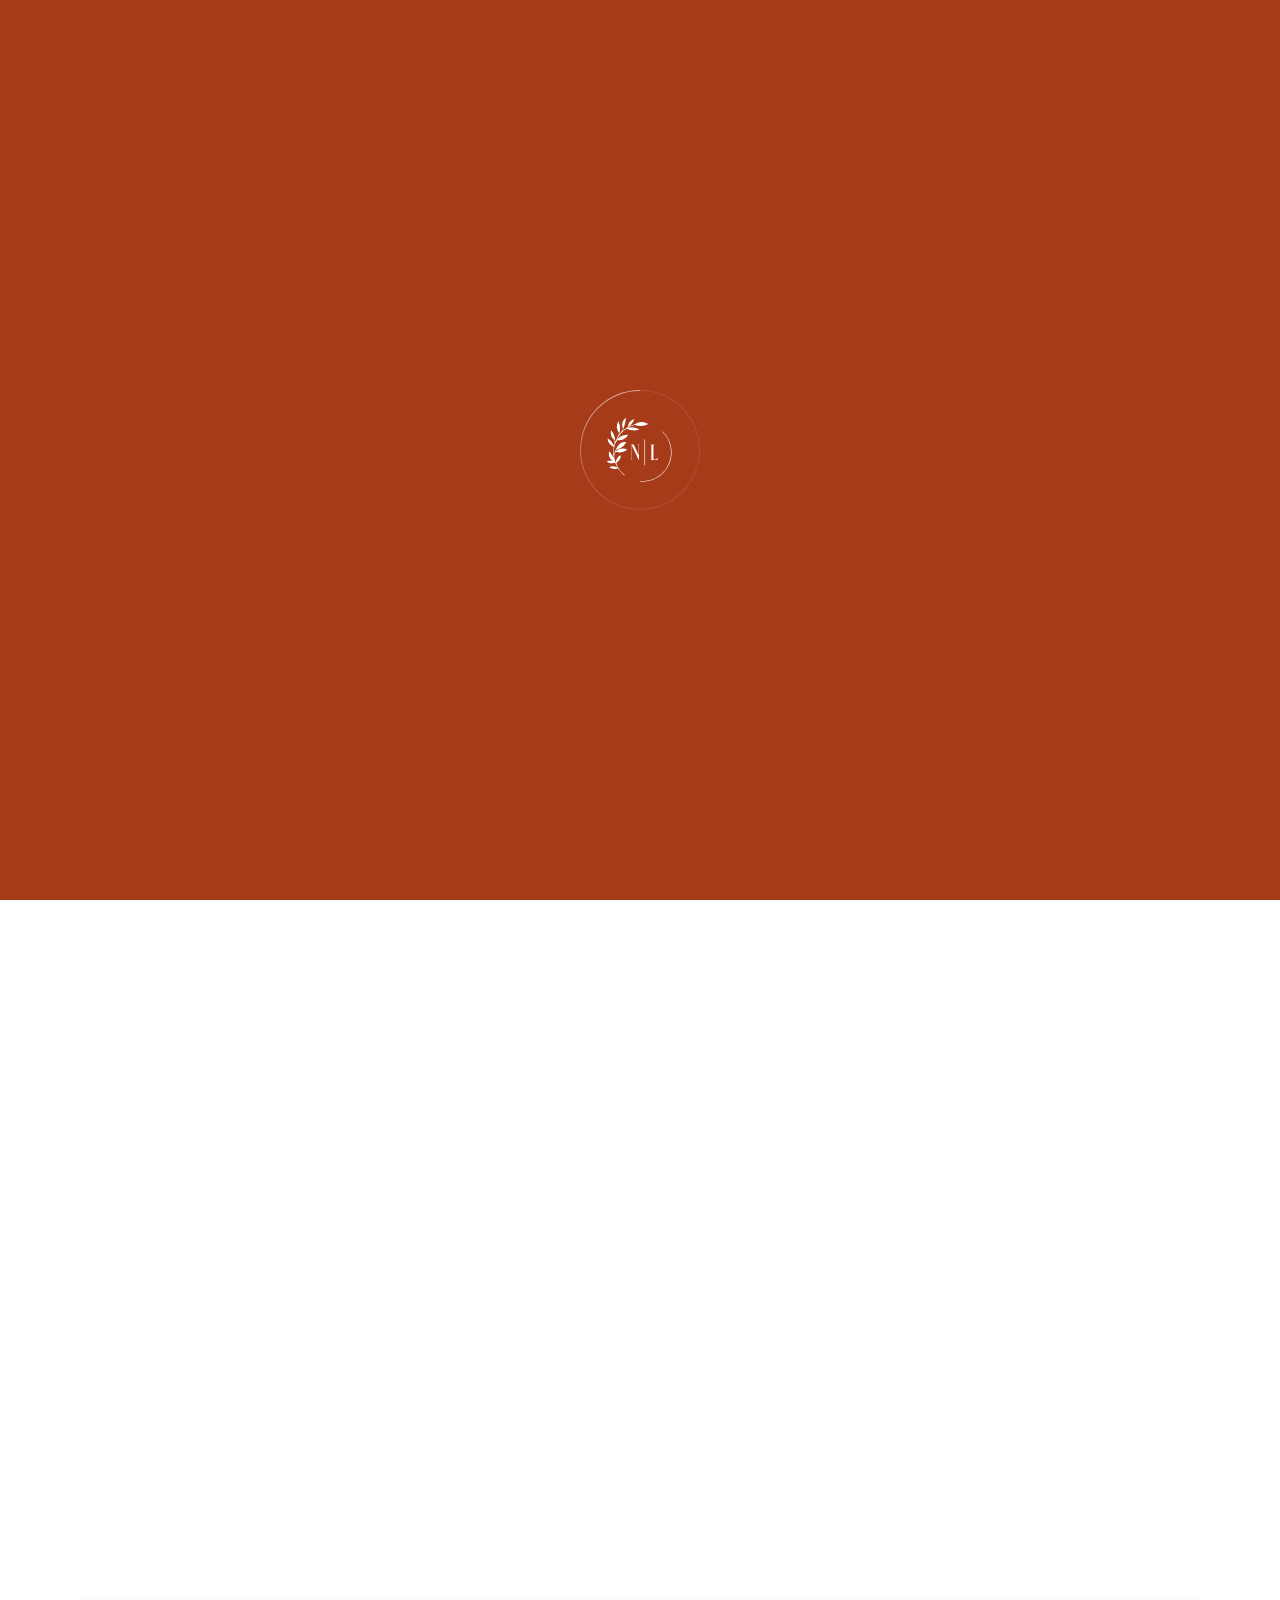
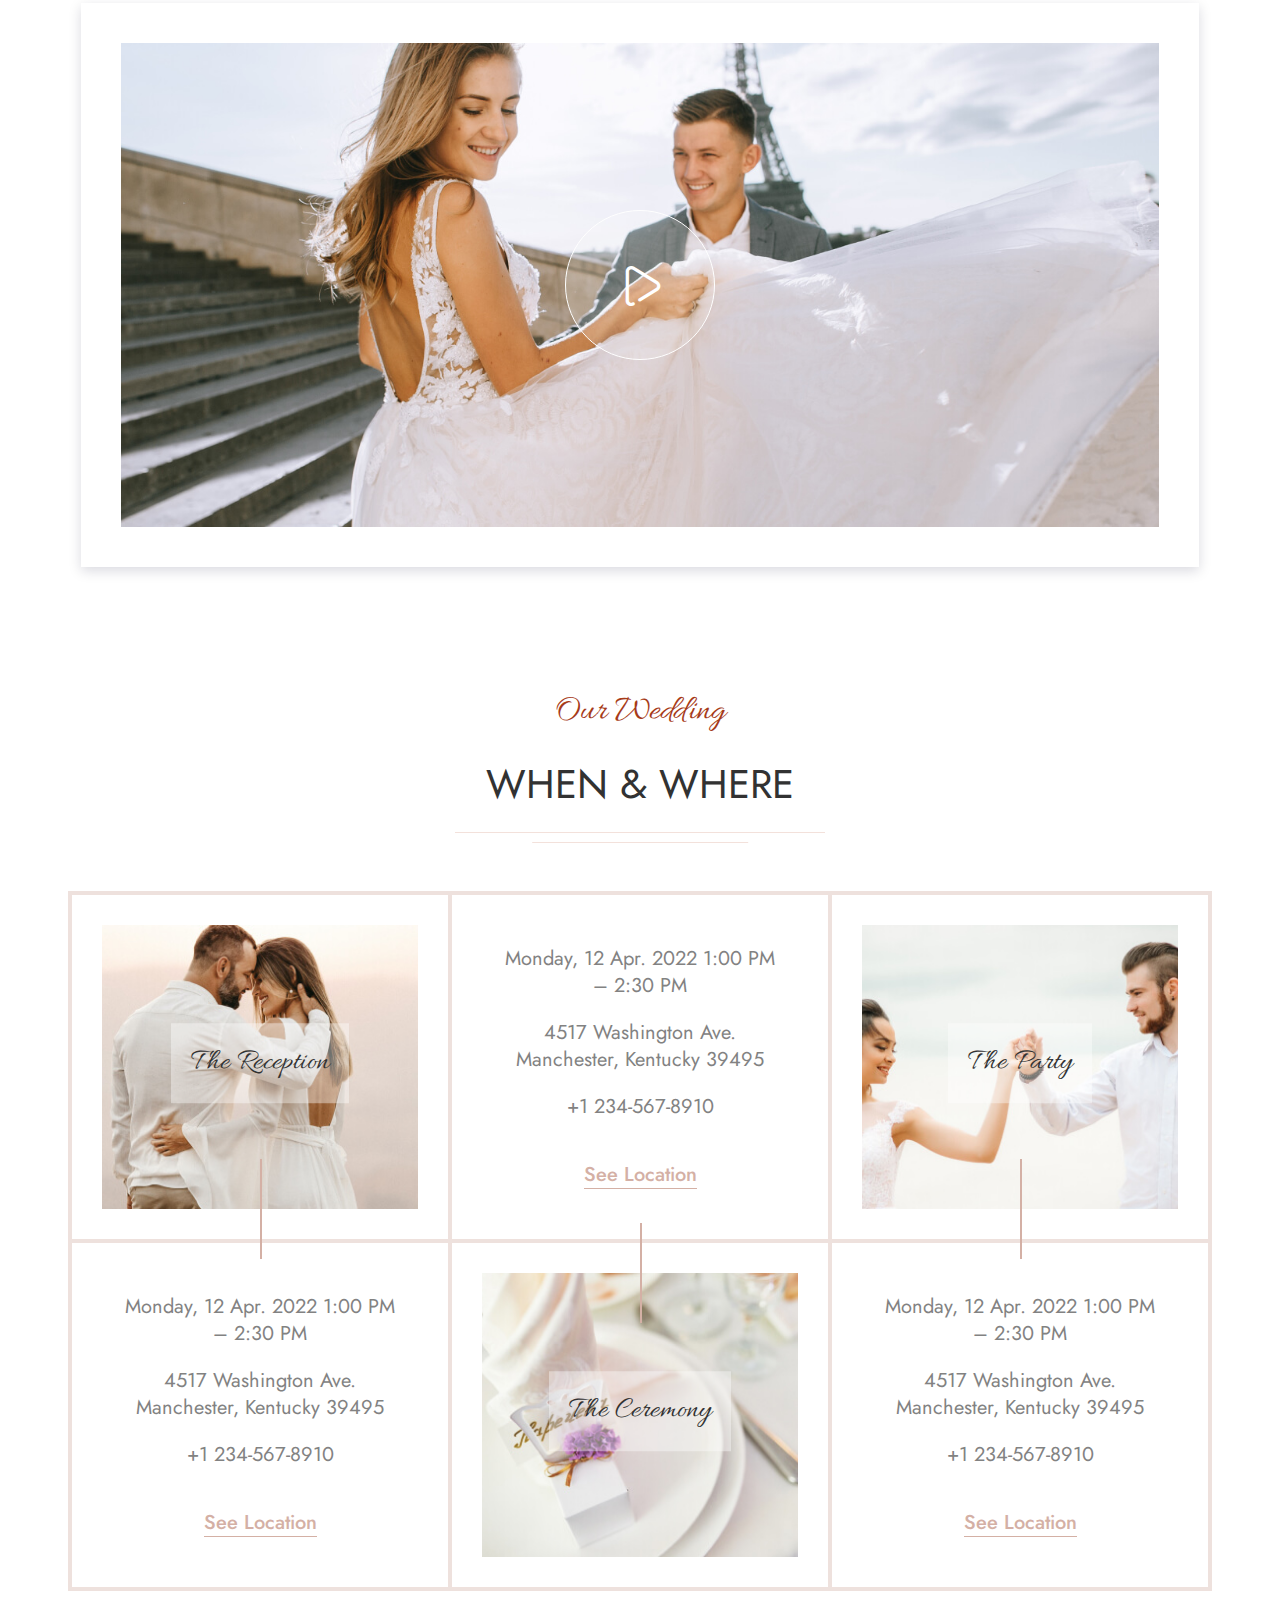
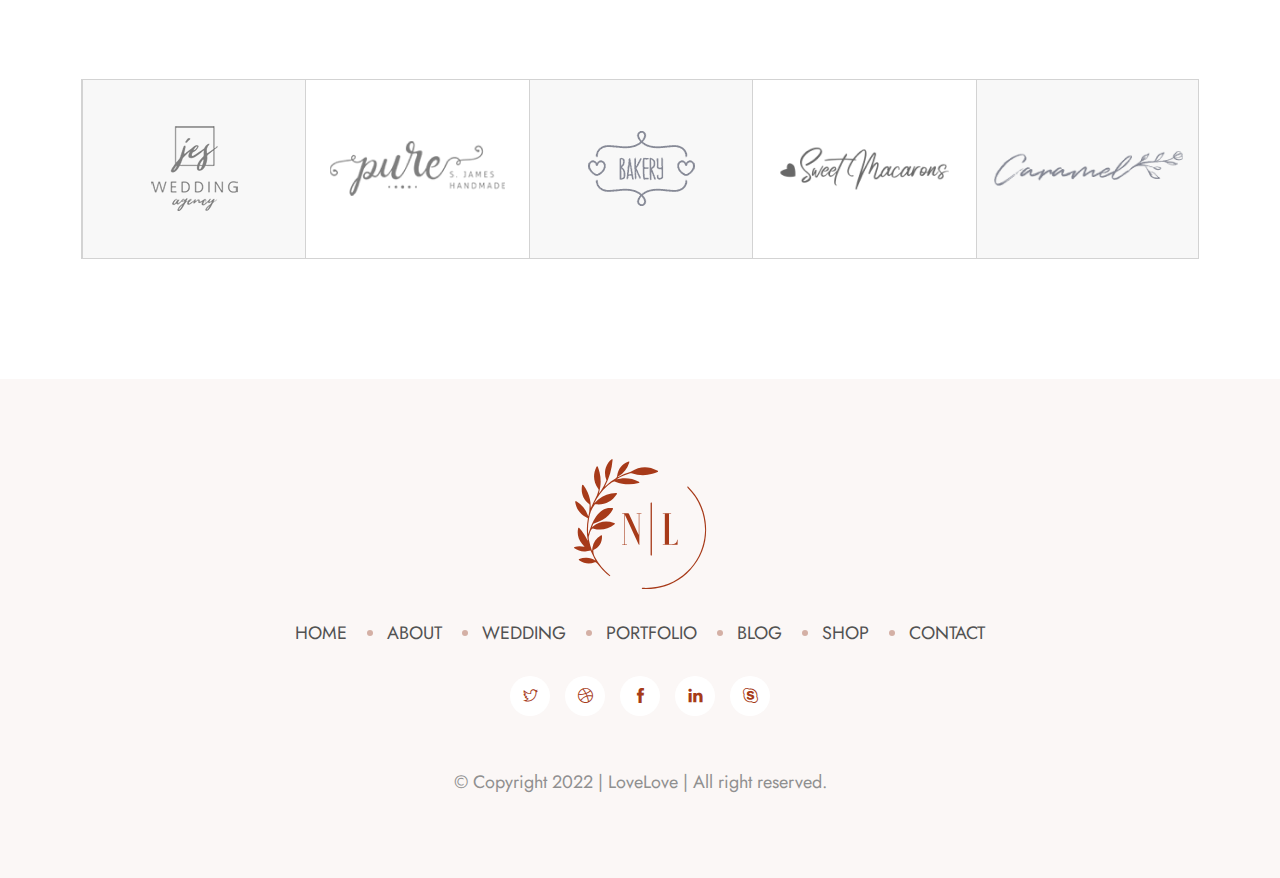
<file: accomodation.html>
<!DOCTYPE html>
<html lang="en">

<head>
    <meta charset="utf-8">
    <meta http-equiv="X-UA-Compatible" content="IE=edge">
    <meta name="viewport" content="width=device-width, initial-scale=1">
    <meta name="author" content="wpOceans">
    <link rel="shortcut icon" type="image/png" href="assets/images/favicon.png">
    <title> LoveLove - Wedding & Wedding Planner HTML5 Template</title>
    <link href="assets/css/themify-icons.css" rel="stylesheet">
    <link href="assets/css/font-awesome.min.css" rel="stylesheet">
    <link href="assets/css/flaticon.css" rel="stylesheet">
    <link href="assets/css/bootstrap.min.css" rel="stylesheet">
    <link href="assets/css/animate.css" rel="stylesheet">
    <link href="assets/css/owl.carousel.css" rel="stylesheet">
    <link href="assets/css/owl.theme.css" rel="stylesheet">
    <link href="assets/css/slick.css" rel="stylesheet">
    <link href="assets/css/slick-theme.css" rel="stylesheet">
    <link href="assets/css/swiper.min.css" rel="stylesheet">
    <link href="assets/css/nice-select.css" rel="stylesheet">
    <link href="assets/css/owl.transitions.css" rel="stylesheet">
    <link href="assets/css/jquery.fancybox.css" rel="stylesheet">
    <link href="assets/css/odometer-theme-default.css" rel="stylesheet">
    <link href="assets/css/jquery-ui.css" rel="stylesheet">
    <link href="assets/sass/style.css" rel="stylesheet">
</head>

<body>

    <!-- start page-wrapper -->
    <div class="page-wrapper">
        <!-- start preloader -->
        <div class="preloader">
            <div class="vertical-centered-box">
                <div class="content">
                    <div class="loader-circle"></div>
                    <div class="loader-line-mask">
                        <div class="loader-line"></div>
                    </div>
                    <img src="assets/images/preloader.svg" alt="">
                </div>
            </div>
        </div>
        <!-- end preloader -->
        <!-- Start header -->
        <header id="header">
            <div class="wpo-site-header wpo-header-style-1" id="sticky-header">
                <nav class="navigation navbar navbar-expand-lg navbar-light">
                    <div class="container-fluid">
                        <div class="row align-items-center">
                            <div class="col-md-3 col-3 d-lg-none d-block">
                                <div class="mobail-menu">
                                    <button type="button" class="navbar-toggler open-btn">
                                        <span class="sr-only">Toggle navigation</span>
                                        <span class="icon-bar first-angle"></span>
                                        <span class="icon-bar middle-angle"></span>
                                        <span class="icon-bar last-angle"></span>
                                    </button>
                                </div>
                            </div>
                            <div class="col-lg-2 col-md-6 col-6 d-lg-block d-none">
                                <div class="social-info">
                                    <ul>
                                        <li><a href="#"><i class="fi flaticon-facebook-app-symbol"></i></a></li>
                                        <li><a href="#"><i class="fi flaticon-twitter"></i></a></li>
                                        <li><a href="#"><i class="fi flaticon-linkedin"></i></a></li>
                                        <li><a href="#"><i class="fi flaticon-instagram-1"></i></a></li>
                                    </ul>
                                </div>
                            </div>
                            <div class="col-md-6 col-6 d-lg-none dl-block">
                                <div class="navbar-header">
                                    <a class="navbar-brand" href="index.html"><img src="assets/images/logo.svg"
                                            alt=""></a>
                                </div>
                            </div>
                            <div class="col-lg-8 col-md-1 col-1">
                                <div id="navbar" class="collapse navbar-collapse navigation-holder">
                                    <button class="menu-close"><i class="ti-close"></i></button>
                                    <ul class="nav navbar-nav mb-2 mb-lg-0">
                                        <li class="menu-item-has-children">
                                            <a href="#">Home</a>
                                            <ul class="sub-menu">
                                                <li><a href="index.html">Main Home</a></li>
                                                <li><a href="index-2.html">Wedding Planner</a></li>
                                                <li><a href="index-3.html">Announcement Home</a></li>
                                                <li><a href="index-4.html">Wedding Home</a></li>
                                                <li><a href="index-5.html">Asian / Indian Wedding Announcement</a></li>
                                                <li><a href="index-6.html">Asian / Indian Wedding Planner</a></li>
                                                <li><a href="index-7.html">Muslim Wedding</a></li>
                                                <li><a href="index-8.html">Shop Home</a></li>
                                                <li><a href="index-9.html">Wedding Invitation</a></li>
                                            </ul>
                                        </li>
                                        <li class="menu-item-has-children">
                                            <a class="active" href="#">Pages</a>
                                            <ul class="sub-menu">
                                                <li><a href="about.html">About</a></li>
                                                <li class="menu-item-has-children">
                                                    <a href="story.html">Our Story</a>
                                                    <ul class="sub-menu">
                                                        <li><a href="story.html">Our Story Style 1</a></li>
                                                        <li><a href="story-2.html">Our Story Style 2</a></li>
                                                        <li><a href="story-3.html">Our Story Style 3</a></li>
                                                        <li><a href="story-4.html">Our Story Style 4</a></li>
                                                    </ul>
                                                </li>
                                                <li><a class="active" href="accomodation.html">Accomodation</a></li>
                                                <li class="menu-item-has-children">
                                                    <a href="rsvp.html">RSVP</a>
                                                    <ul class="sub-menu">
                                                        <li><a href="rsvp.html">RSVP Style 1</a></li>
                                                        <li><a href="rsvp-2.html">RSVP Style 2</a></li>
                                                        <li><a href="rsvp-3.html">RSVP Style 3</a></li>
                                                        <li><a href="rsvp-4.html">RSVP Style 4</a></li>
                                                        <li><a href="rsvp-5.html">RSVP Style 5</a></li>
                                                    </ul>
                                                </li>
                                                <li><a href="gallery.html">Gallery</a></li>
                                                <li><a href="planner.html">Planners</a></li>
                                                <li><a href="team-single.html">Planner Single</a></li>
                                                <li><a href="groom-bride.html">Brides & Grooms</a></li>
                                                <li class="menu-item-has-children">
                                                    <a href="service.html">Serevice</a>
                                                    <ul class="sub-menu">
                                                        <li><a href="service.html">Serevice</a></li>
                                                        <li><a href="service-s2.html">Serevice S2</a></li>
                                                        <li><a href="service-s3.html">Serevice S3</a></li>
                                                        <li><a href="service-single.html">Serevice Single</a></li>
                                                    </ul>
                                                </li>
                                                <li><a href="pricing.html">Pricing</a></li>
                                                <li class="menu-item-has-children">
                                                    <a href="#">Auth Pages</a>
                                                    <ul class="sub-menu">
                                                        <li><a href="login.html">Login</a>
                                                        </li>
                                                        <li><a href="register.html">Register</a></li>
                                                        <li><a href="forgot.html">Forgot Password</a></li>
                                                    </ul>
                                                </li>
                                                <li><a href="coming.html">Coming Soon</a></li>
                                                <li><a href="404.html">404 Error</a></li>
                                            </ul>
                                        </li>
                                        <li class="menu-item-has-children">
                                            <a href="portfolio-grid.html">Portfolio</a>
                                            <ul class="sub-menu">
                                                <li><a href="portfolio-grid.html">Portfolio Grid</a></li>
                                                <li><a href="portfolio-masonary.html">Portfolio Masonary</a></li>
                                                <li><a href="portfolio-masonary-s2.html">Portfolio Masonary S2</a></li>
                                                <li><a href="portfolio-masonary-s3.html">Portfolio Masonary S3</a></li>
                                                <li><a href="portfolio-masonary-s4.html">Portfolio Masonary S4</a></li>
                                                <li><a href="portfolio-single.html">Portfolio Single</a></li>
                                            </ul>
                                        </li>
                                        <li class="menu-item-has-children">
                                            <a href="shop.html">Shop</a>
                                            <ul class="sub-menu">
                                                <li><a href="shop.html">Shop</a></li>
                                                <li><a href="shop-single.html">Shop Single</a></li>
                                                <li><a href="cart.html">Cart</a></li>
                                                <li><a href="wishlist.html">Wishlist</a></li>
                                                <li><a href="checkout.html">Checkout</a></li>
                                            </ul>
                                        </li>
                                        <li><a href="contact.html">Contact</a></li>
                                        <li class="menu-item-has-children">
                                            <a href="blog.html">Blog</a>
                                            <ul class="sub-menu">
                                                <li><a href="blog.html">Blog right sidebar</a></li>
                                                <li><a href="blog-left-sidebar.html">Blog left sidebar</a></li>
                                                <li><a href="blog-fullwidth.html">Blog fullwidth</a></li>
                                                <li class="menu-item-has-children">
                                                    <a href="#">Blog details</a>
                                                    <ul class="sub-menu">
                                                        <li><a href="blog-single.html">Blog details right sidebar</a></li>
                                                        <li><a href="blog-single-left-sidebar.html">Blog details left sidebar</a></li>
                                                        <li><a href="blog-single-fullwidth.html">Blog details fullwidth</a></li>
                                                    </ul>
                                                </li>
                                            </ul>
                                        </li>
                                    </ul>
                                </div><!-- end of nav-collapse -->
                            </div>
                            <div class="col-lg-2 col-md-2 col-2">
                                <div class="header-right">
                                    <div class="header-search-form-wrapper">
                                        <div class="cart-search-contact">
                                            <button class="search-toggle-btn"><i
                                                    class="fi flaticon-search"></i></button>
                                            <div class="header-search-form">
                                                <form>
                                                    <div>
                                                        <input type="text" class="form-control"
                                                            placeholder="Search here...">
                                                        <button type="submit"><i
                                                                class="fi flaticon-search"></i></button>
                                                    </div>
                                                </form>
                                            </div>
                                        </div>
                                    </div>
                                    <div class="mini-cart">
                                        <button class="cart-toggle-btn"> <i class="fi flaticon-shopping-cart"></i>
                                            <span class="cart-count">2</span></button>
                                        <div class="mini-cart-content">
                                            <button class="mini-cart-close"><i class="ti-close"></i></button>
                                            <div class="mini-cart-items">
                                                <div class="mini-cart-item clearfix">
                                                    <div class="mini-cart-item-image">
                                                        <a href="shop.html"><img
                                                                src="assets/images/shop/mini-cart/img-1.jpg" alt></a>
                                                    </div>
                                                    <div class="mini-cart-item-des">
                                                        <a href="shop.html">Wedding Gown</a>
                                                        <span class="mini-cart-item-price">$20.15 x 1</span>
                                                        <span class="mini-cart-item-quantity"><a href="#"><i
                                                                    class="ti-close"></i></a></span>
                                                    </div>
                                                </div>
                                                <div class="mini-cart-item clearfix">
                                                    <div class="mini-cart-item-image">
                                                        <a href="shop.html"><img
                                                                src="assets/images/shop/mini-cart/img-2.jpg" alt></a>
                                                    </div>
                                                    <div class="mini-cart-item-des">
                                                        <a href="shop.html">Bridal Flower</a>
                                                        <span class="mini-cart-item-price">$13.25 x 2</span>
                                                        <span class="mini-cart-item-quantity"><a href="#"><i
                                                                    class="ti-close"></i></a></span>
                                                    </div>
                                                </div>
                                            </div>
                                            <div class="mini-cart-action clearfix">
                                                <span class="mini-checkout-price">Subtotal:
                                                    <span>$215.14</span></span>
                                                <div class="mini-btn">
                                                    <a href="checkout.html" class="view-cart-btn s1">Checkout</a>
                                                    <a href="cart.html" class="view-cart-btn">View Cart</a>
                                                </div>
                                            </div>
                                        </div>
                                    </div>
                                </div>
                            </div>
                        </div>
                    </div><!-- end of container -->
                </nav>
            </div>
        </header>
        <!-- end of header -->
        <!-- start wpo-page-title -->
        <section class="wpo-page-title">
            <div class="container">
                <div class="row">
                    <div class="col col-xs-12">
                        <div class="wpo-breadcumb-wrap">
                            <h2>Accomodation</h2>
                            <ol class="wpo-breadcumb-wrap">
                                <li><a href="index.html">Home</a></li>
                                <li>Accomodation</li>
                            </ol>
                        </div>
                    </div>
                </div> <!-- end row -->
            </div> <!-- end container -->
        </section>
        <!-- end page-title -->
        <!-- start wpo-wedding-date -->
        <section class="wpo-wedding-date pt-120">
            <div class="container">
                <h2 class="wow fadeInUp" data-wow-duration="1000ms">
                    <span class="shape-1"><img src="assets/images/slider/shape.png" alt=""></span>
                    Esabella & William
                    <span class="shape-2"><img src="assets/images/slider/shape2.png" alt=""> </span>
                </h2>
                <p class="wow fadeInUp" data-wow-duration="1200ms">We Are Getting Married November 15,2022</p>
                <div class="row wow fadeInUp" data-wow-duration="1400ms">
                    <div class="col col-xs-12">
                        <div class="clock-grids">
                            <div id="clock"></div>
                        </div>
                    </div>
                </div>
            </div> <!-- end container -->
        </section>
        <!-- end wpo-wedding-date -->
        <!-- start couple-section -->
        <section class="wpo-couple-section section-padding" id="couple">
            <div class="container">
                <div class="couple-area clearfix">
                    <div class="row align-items-center">
                        <div class="col col-md-5 col-12">
                            <div class="couple-item wow fadeInLeftSlow" data-wow-duration="1700ms">
                                <div class="couple-img">
                                    <img src="assets/images/couple/img-1.png" alt="">
                                </div>
                                <div class="couple-text">
                                    <h3>Esabella Juliet</h3>
                                    <p>Lorem ipsum dolor sit amet, consectetur adipiscing elit. Urna orci auctor vitae
                                        nisl. Erat fringilla pellentesque amet tempus. Commodo mi vitae, sagittis
                                        blandit.</p>
                                    <div class="social">
                                        <ul>
                                            <li><a href="#"><i class="ti-facebook"></i></a></li>
                                            <li><a href="#"><i class="ti-twitter-alt"></i></a></li>
                                            <li><a href="#"><i class="ti-instagram"></i></a></li>
                                        </ul>
                                    </div>
                                </div>
                            </div>
                        </div>
                        <div class="col col-md-2 col-12">
                            <div class="middle-couple-shape wow fadeInUp" data-wow-duration="1000ms">
                                <div class="shape">
                                    <img src="assets/images/couple/shape.png" alt="">
                                </div>
                            </div>
                        </div>
                        <div class="col col-md-5 col-12">
                            <div class="couple-item wow fadeInRightSlow" data-wow-duration="1700ms">
                                <div class="couple-img">
                                    <img src="assets/images/couple/img-2.png" alt="">
                                </div>
                                <div class="couple-text">
                                    <h3>William Jack</h3>
                                    <p>Lorem ipsum dolor sit amet, consectetur adipiscing elit. Urna orci auctor vitae
                                        nisl. Erat fringilla pellentesque amet tempus. Commodo mi vitae, sagittis
                                        blandit.</p>
                                    <div class="social">
                                        <ul>
                                            <li><a href="#"><i class="ti-facebook"></i></a></li>
                                            <li><a href="#"><i class="ti-twitter-alt"></i></a></li>
                                            <li><a href="#"><i class="ti-instagram"></i></a></li>
                                        </ul>
                                    </div>
                                </div>
                            </div>
                        </div>
                    </div>
                </div>
            </div> <!-- end container -->
        </section>
        <!-- end couple-section -->
         <!-- start wpo-video-section -->
         <section class="wpo-video-section-s2 section-padding pb-0">
            <h2 class="hidden">some</h2>
            <div class="container">
                <div class="video-wrap">
                    <img src="assets/images/cta2.jpg" alt="">
                    <a href="https://www.youtube.com/embed/OUB6zKc-Tos" class="video-btn" data-type="iframe"><i
                            class="fi flaticon-play"></i></a>
                </div>
            </div>
        </section>
        <!-- end wpo-video-section-->
        <!-- start wpo-event-section -->
        <section class="wpo-event-section section-padding" id="event">
            <div class="container">
                <div class="wpo-section-title">
                    <h4>Our Wedding</h4>
                    <h2>When & Where</h2>
                </div>
                <div class="wpo-event-wrap">
                    <div class="row">
                        <div class="col col-lg-4 col-md-6 col-12">
                            <div class="wpo-event-item">
                                <div class="wpo-event-img">
                                    <img src="assets/images/event/1.jpg" alt="">
                                    <div class="title"><h2>The Reception</h2></div>
                                </div>
                                <div class="wpo-event-text">
                                    <ul>
                                        <li>Monday, 12 Apr. 2022
                                            1:00 PM – 2:30 PM</li>
                                        <li>4517 Washington Ave. Manchester, Kentucky 39495</li>
                                        <li>+1 234-567-8910</li>
                                        <li> <a class="popup-gmaps"
                                                href="https://www.google.com/maps/embed?pb=!1m18!1m12!1m3!1d25211.21212385712!2d144.95275648773628!3d-37.82748510398018!2m3!1f0!2f0!3f0!3m2!1i1024!2i768!4f13.1!3m3!1m2!1s0x6ad642af0f11fd81%3A0x5045675218ce7e0!2zTWVsYm91cm5lIFZJQyAzMDA0LCDgpoXgprjgp43gpp_gp43gprDgp4fgprLgpr_gpq_gprzgpr4!5e0!3m2!1sbn!2sbd!4v1503742051881">See
                                                Location</a></li>
                                    </ul>
                                </div>
                            </div>
                        </div>
                        <div class="col col-lg-4 col-md-6 col-12">
                            <div class="wpo-event-item">
                                <div class="wpo-event-img">
                                    <img src="assets/images/event/2.jpg" alt="">
                                    <div class="title"><h2>The Ceremony</h2></div>
                                </div>
                                <div class="wpo-event-text">
                                    <ul>
                                        <li>Monday, 12 Apr. 2022
                                            1:00 PM – 2:30 PM</li>
                                        <li>4517 Washington Ave. Manchester, Kentucky 39495</li>
                                        <li>+1 234-567-8910</li>
                                        <li> <a class="popup-gmaps"
                                                href="https://www.google.com/maps/embed?pb=!1m18!1m12!1m3!1d25211.21212385712!2d144.95275648773628!3d-37.82748510398018!2m3!1f0!2f0!3f0!3m2!1i1024!2i768!4f13.1!3m3!1m2!1s0x6ad642af0f11fd81%3A0x5045675218ce7e0!2zTWVsYm91cm5lIFZJQyAzMDA0LCDgpoXgprjgp43gpp_gp43gprDgp4fgprLgpr_gpq_gprzgpr4!5e0!3m2!1sbn!2sbd!4v1503742051881">See
                                                Location</a></li>
                                    </ul>
                                </div>
                            </div>
                        </div>
                        <div class="col col-lg-4 col-md-6 col-12">
                            <div class="wpo-event-item">
                                <div class="wpo-event-img">
                                    <img src="assets/images/event/3.jpg" alt="">
                                    <div class="title"><h2>The Party</h2></div>
                                </div>
                                <div class="wpo-event-text">
                                    <ul>
                                        <li>Monday, 12 Apr. 2022
                                            1:00 PM – 2:30 PM</li>
                                        <li>4517 Washington Ave. Manchester, Kentucky 39495</li>
                                        <li>+1 234-567-8910</li>
                                        <li> <a class="popup-gmaps"
                                                href="https://www.google.com/maps/embed?pb=!1m18!1m12!1m3!1d25211.21212385712!2d144.95275648773628!3d-37.82748510398018!2m3!1f0!2f0!3f0!3m2!1i1024!2i768!4f13.1!3m3!1m2!1s0x6ad642af0f11fd81%3A0x5045675218ce7e0!2zTWVsYm91cm5lIFZJQyAzMDA0LCDgpoXgprjgp43gpp_gp43gprDgp4fgprLgpr_gpq_gprzgpr4!5e0!3m2!1sbn!2sbd!4v1503742051881">See
                                                Location</a></li>
                                    </ul>
                                </div>
                            </div>
                        </div>
                    </div>
                </div>

            </div> <!-- end container -->
        </section>
        <!-- end wpo-event-section -->
        <!-- start wpo-partners-section -->
        <section class="wpo-partners-section section-padding pt-0">
            <h2 class="hidden">Partners</h2>
            <div class="container">
                <div class="row">
                    <div class="col col-xs-12">
                        <div class="partner-grids partners-slider owl-carousel">
                            <div class="grid">
                                <img src="assets/images/partners/1.png" alt>
                            </div>
                            <div class="grid">
                                <img src="assets/images/partners/2.png" alt>
                            </div>
                            <div class="grid">
                                <img src="assets/images/partners/3.png" alt>
                            </div>
                            <div class="grid">
                                <img src="assets/images/partners/4.png" alt>
                            </div>
                            <div class="grid">
                                <img src="assets/images/partners/5.png" alt>
                            </div>
                        </div>
                    </div>
                </div>
            </div> <!-- end container -->
        </section>
        <!-- end wpo-partners-section-->

        <!-- wpo-site-footer start -->
        <div class="wpo-site-footer text-center">
            <div class="container">
                <div class="row">
                    <div class="col-12">
                        <div class="footer-image">
                            <a class="logo" href="index.html"><img src="assets/images/logo.svg" alt=""></a>
                        </div>
                    </div>
                    <div class="col-12">
                        <div class="footer-link">
                            <ul>
                                <li><a href="index.html">Home</a></li>
                                <li><a href="about.html">About</a></li>
                                <li><a href="index-2.html">Wedding</a></li>
                                <li><a href="portfolio-grid.html">Portfolio</a></li>
                                <li><a href="blog.html">Blog</a></li>
                                <li><a href="shop.html">Shop</a></li>
                                <li><a href="contact.html">Contact</a></li>
                            </ul>
                        </div>
                    </div>
                    <div class="col-12">
                        <div class="link-widget">
                            <ul>
                                <li><a href="#"><i class="ti-twitter"></i></a></li>
                                <li><a href="#"><i class="ti-dribbble"></i></a></li>
                                <li><a href="#"><i class="ti-facebook"></i></a></li>
                                <li><a href="#"><i class="ti-linkedin"></i></a></li>
                                <li><a href="#"><i class="ti-skype"></i></a></li>
                            </ul>
                        </div>
                    </div>
                    <div class="col-12">
                        <div class="copyright">
                            <p>© Copyright 2022 | <a href="index.html">LoveLove</a> | All right reserved.</p>
                        </div>
                    </div>
                </div>
            </div>
        </div>
        <!-- wpo-site-footer end -->

        <!-- color-switcher -->
        <div class="color-switcher-wrap">
            <div class="color-switcher-item">
                <div class="color-toggle-btn">
                    <i class="fa fa-cog"></i>
                </div>
                <ul id="switcher">
                    <li class="btn btn1" id="Button1"></li>
                    <li class="btn btn2" id="Button2"></li>
                    <li class="btn btn3" id="Button3"></li>
                    <li class="btn btn4" id="Button4"></li>
                    <li class="btn btn5" id="Button5"></li>
                    <li class="btn btn6" id="Button6"></li>
                    <li class="btn btn7" id="Button7"></li>
                    <li class="btn btn8" id="Button8"></li>
                    <li class="btn btn9" id="Button9"></li>
                    <li class="btn btn10" id="Button10"></li>
                    <li class="btn btn11" id="Button11"></li>
                    <li class="btn btn12" id="Button12"></li>
                </ul>
            </div>
        </div>
    </div>
    <!-- end of page-wrapper -->

    <!-- All JavaScript files
    ================================================== -->
    <script src="assets/js/jquery.min.js"></script>
    <script src="assets/js/bootstrap.bundle.min.js"></script>
    <!-- Plugins for this template -->
    <script src="assets/js/modernizr.custom.js"></script>
    <script src="assets/js/jquery.dlmenu.js"></script>
    <script src="assets/js/jquery-plugin-collection.js"></script>
    <!-- Custom script for this template -->
    <script src="assets/js/script.js"></script>
</body>

</html>
</file>
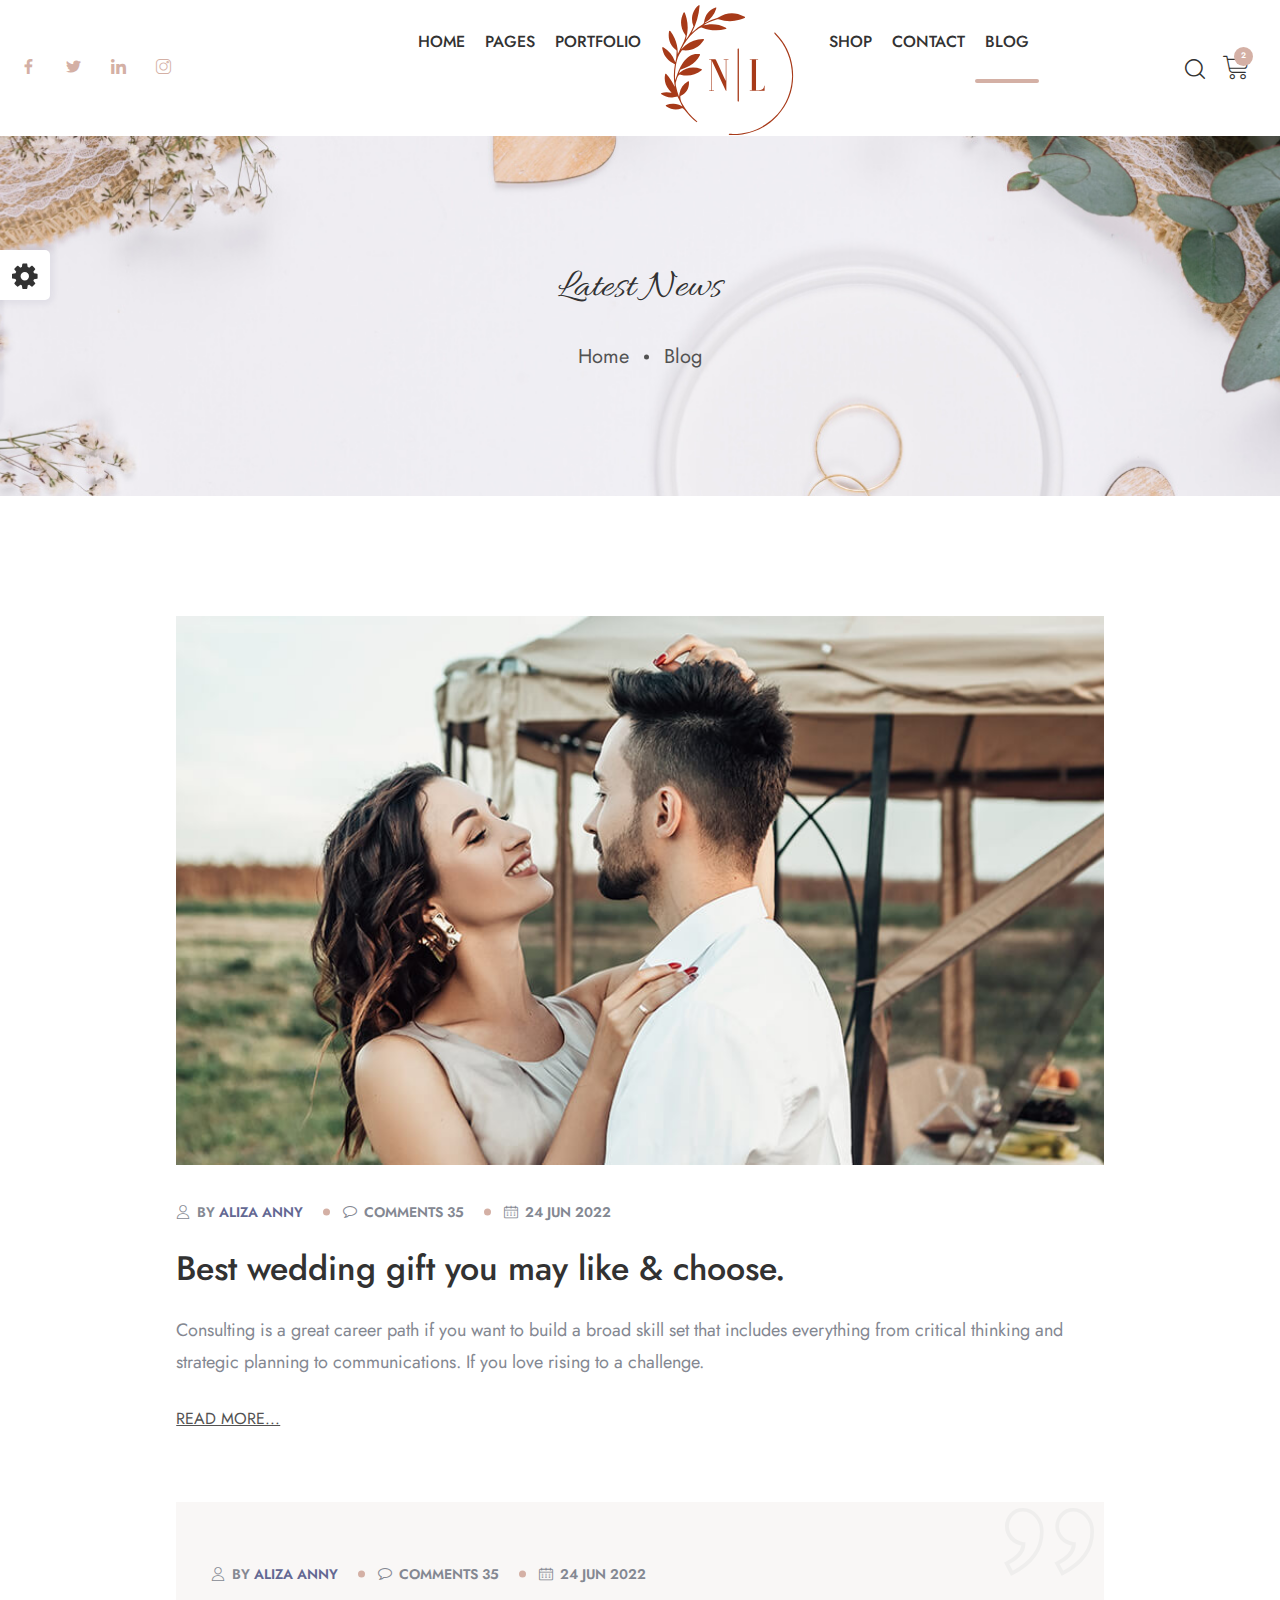
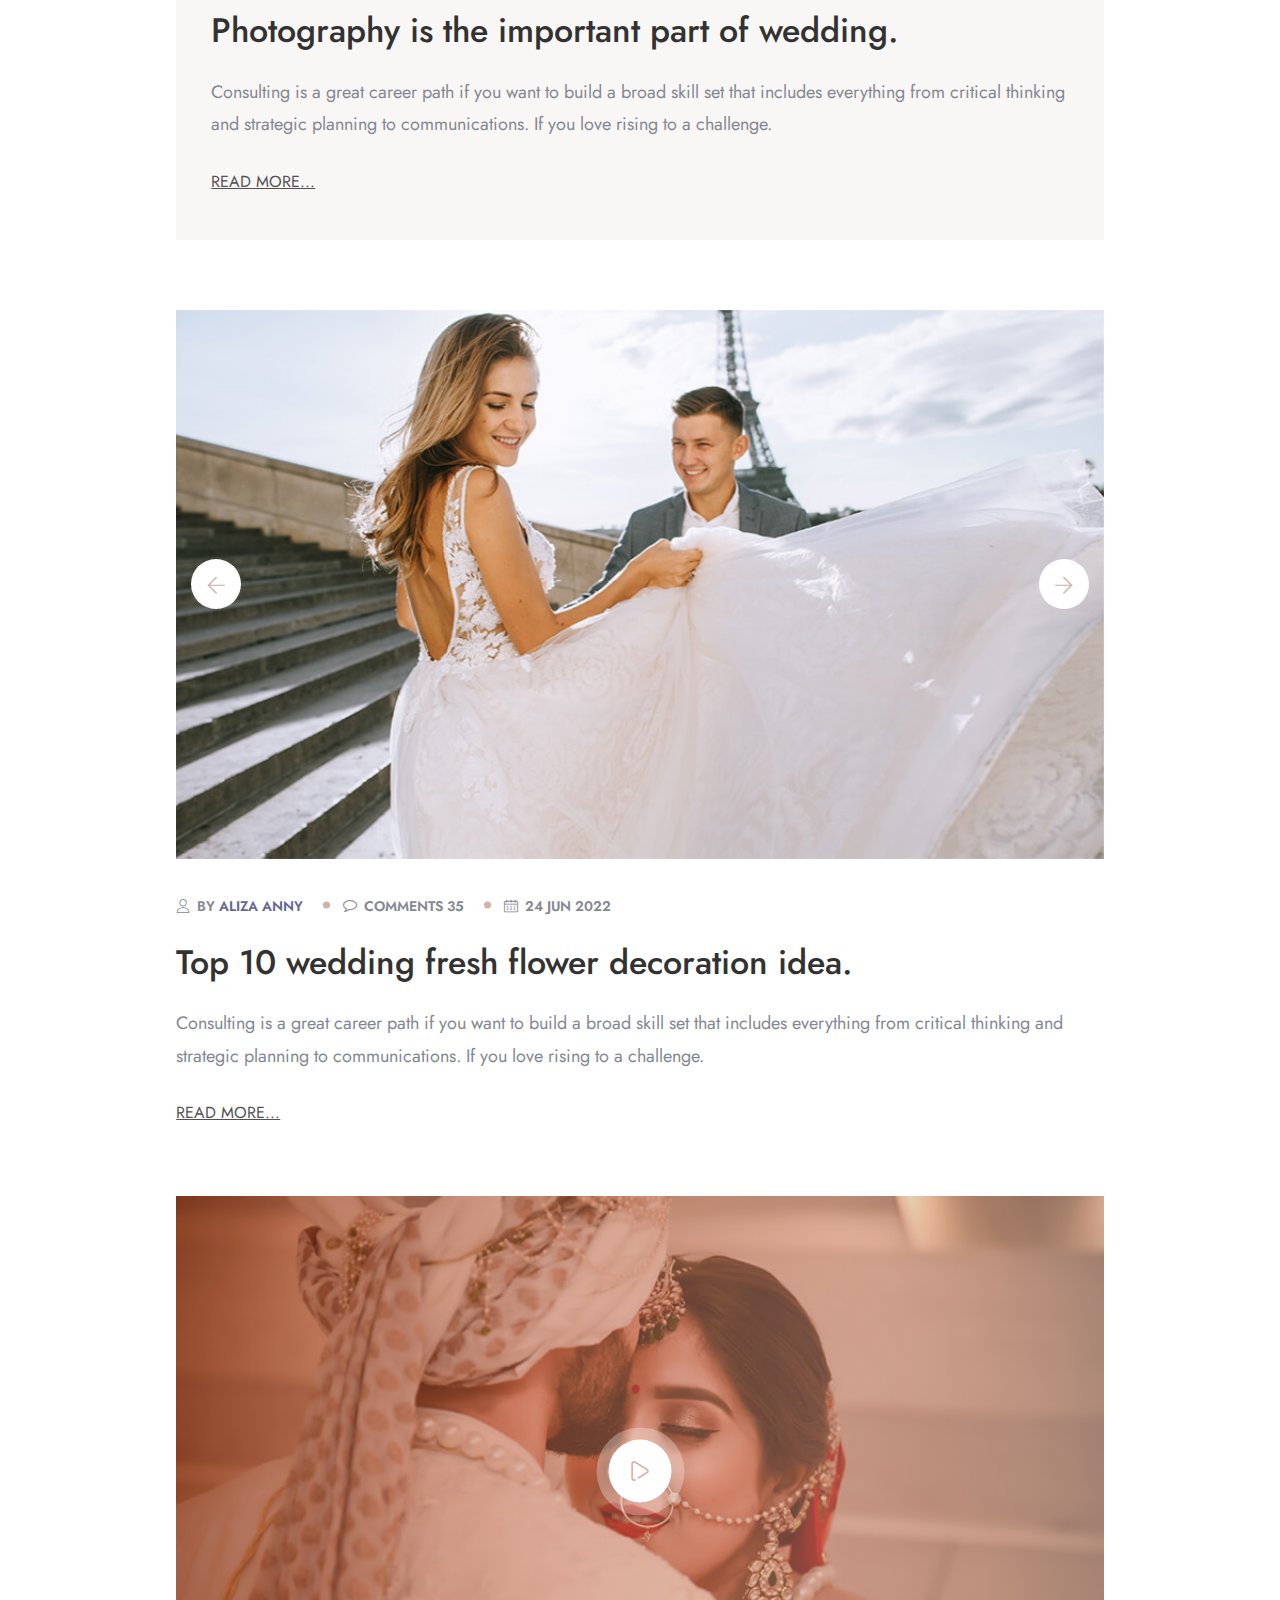
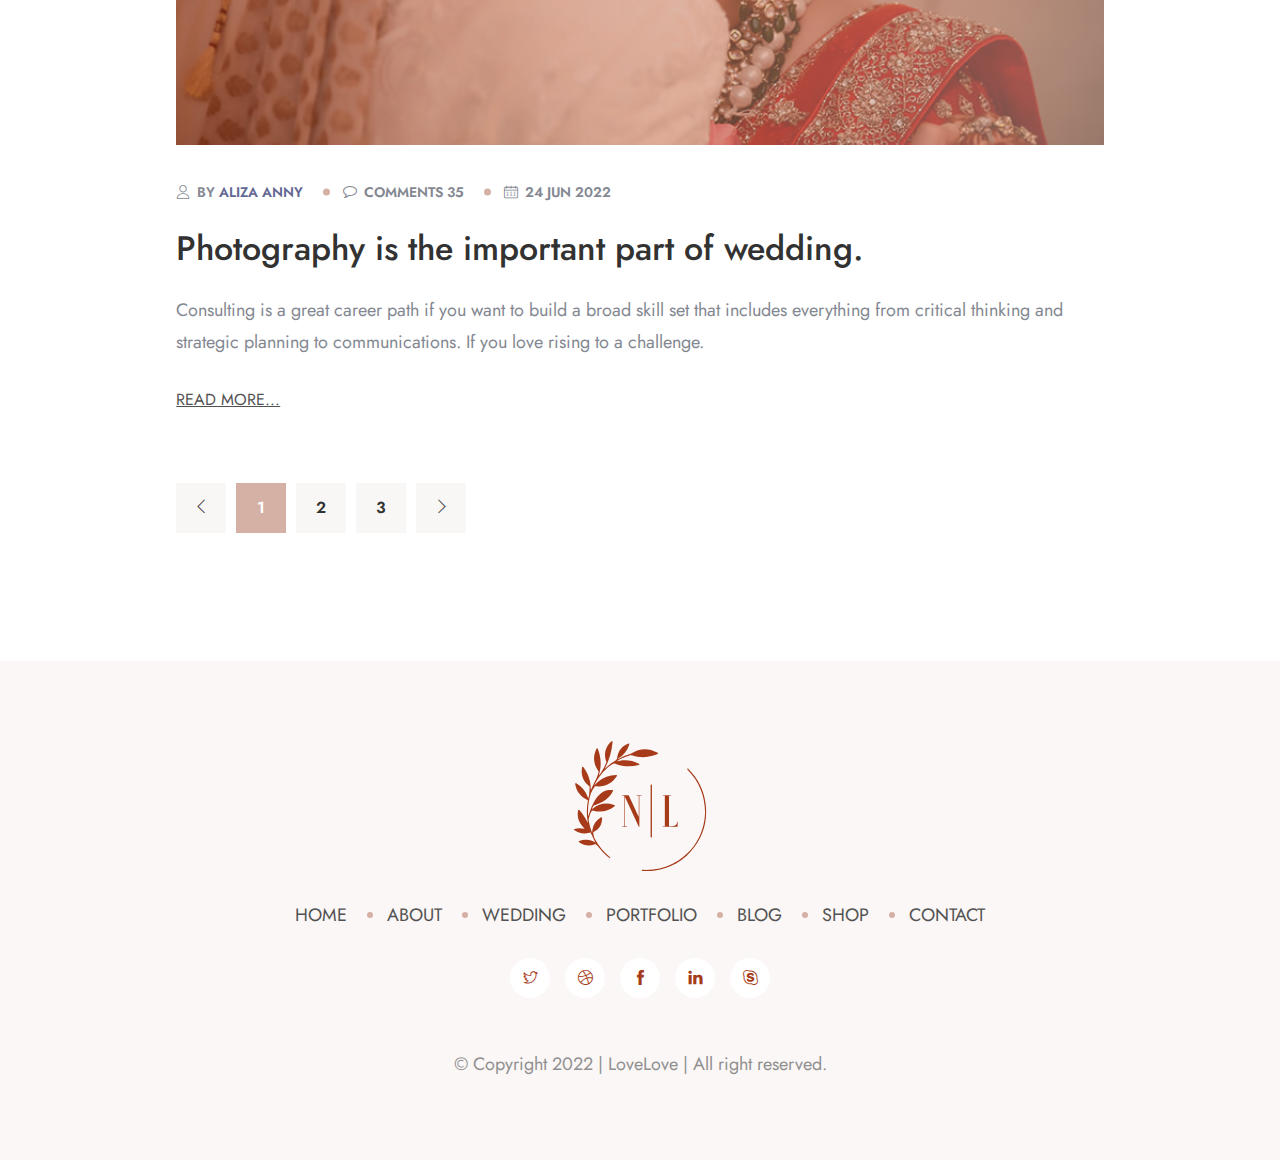
<file: blog-fullwidth.html>
<!DOCTYPE html>
<html lang="en">

<head>
    <meta charset="utf-8">
    <meta http-equiv="X-UA-Compatible" content="IE=edge">
    <meta name="viewport" content="width=device-width, initial-scale=1">
    <meta name="author" content="wpOceans">
    <link rel="shortcut icon" type="image/png" href="assets/images/favicon.png">
    <title> LoveLove - Wedding & Wedding Planner HTML5 Template</title>
    <link href="assets/css/themify-icons.css" rel="stylesheet">
    <link href="assets/css/font-awesome.min.css" rel="stylesheet">
    <link href="assets/css/flaticon.css" rel="stylesheet">
    <link href="assets/css/bootstrap.min.css" rel="stylesheet">
    <link href="assets/css/animate.css" rel="stylesheet">
    <link href="assets/css/owl.carousel.css" rel="stylesheet">
    <link href="assets/css/owl.theme.css" rel="stylesheet">
    <link href="assets/css/slick.css" rel="stylesheet">
    <link href="assets/css/slick-theme.css" rel="stylesheet">
    <link href="assets/css/swiper.min.css" rel="stylesheet">
    <link href="assets/css/nice-select.css" rel="stylesheet">
    <link href="assets/css/owl.transitions.css" rel="stylesheet">
    <link href="assets/css/jquery.fancybox.css" rel="stylesheet">
    <link href="assets/css/odometer-theme-default.css" rel="stylesheet">
    <link href="assets/css/jquery-ui.css" rel="stylesheet">
    <link href="assets/sass/style.css" rel="stylesheet">
</head>

<body>

    <!-- start page-wrapper -->
    <div class="page-wrapper">
        <!-- start preloader -->
        <div class="preloader">
            <div class="vertical-centered-box">
                <div class="content">
                    <div class="loader-circle"></div>
                    <div class="loader-line-mask">
                        <div class="loader-line"></div>
                    </div>
                    <img src="assets/images/preloader.svg" alt="">
                </div>
            </div>
        </div>
        <!-- end preloader -->
        <!-- Start header -->
        <header id="header">
            <div class="wpo-site-header wpo-header-style-1" id="sticky-header">
                <nav class="navigation navbar navbar-expand-lg navbar-light">
                    <div class="container-fluid">
                        <div class="row align-items-center">
                            <div class="col-md-3 col-3 d-lg-none d-block">
                                <div class="mobail-menu">
                                    <button type="button" class="navbar-toggler open-btn">
                                        <span class="sr-only">Toggle navigation</span>
                                        <span class="icon-bar first-angle"></span>
                                        <span class="icon-bar middle-angle"></span>
                                        <span class="icon-bar last-angle"></span>
                                    </button>
                                </div>
                            </div>
                            <div class="col-lg-2 col-md-6 col-6 d-lg-block d-none">
                                <div class="social-info">
                                    <ul>
                                        <li><a href="#"><i class="fi flaticon-facebook-app-symbol"></i></a></li>
                                        <li><a href="#"><i class="fi flaticon-twitter"></i></a></li>
                                        <li><a href="#"><i class="fi flaticon-linkedin"></i></a></li>
                                        <li><a href="#"><i class="fi flaticon-instagram-1"></i></a></li>
                                    </ul>
                                </div>
                            </div>
                            <div class="col-md-6 col-6 d-lg-none dl-block">
                                <div class="navbar-header">
                                    <a class="navbar-brand" href="index.html"><img src="assets/images/logo.svg"
                                            alt=""></a>
                                </div>
                            </div>
                            <div class="col-lg-8 col-md-1 col-1">
                                <div id="navbar" class="collapse navbar-collapse navigation-holder">
                                    <button class="menu-close"><i class="ti-close"></i></button>
                                    <ul class="nav navbar-nav mb-2 mb-lg-0">
                                        <li class="menu-item-has-children">
                                            <a href="#">Home</a>
                                            <ul class="sub-menu">
                                                <li><a href="index.html">Main Home</a></li>
                                                <li><a href="index-2.html">Wedding Planner</a></li>
                                                <li><a href="index-3.html">Announcement Home</a></li>
                                                <li><a href="index-4.html">Wedding Home</a></li>
                                                <li><a href="index-5.html">Asian / Indian Wedding Announcement</a></li>
                                                <li><a href="index-6.html">Asian / Indian Wedding Planner</a></li>
                                                <li><a href="index-7.html">Muslim Wedding</a></li>
                                                <li><a href="index-8.html">Shop Home</a></li>
                                                <li><a href="index-9.html">Wedding Invitation</a></li>
                                            </ul>
                                        </li>
                                        <li class="menu-item-has-children">
                                            <a href="#">Pages</a>
                                            <ul class="sub-menu">
                                                <li><a href="about.html">About</a></li>
                                                <li class="menu-item-has-children">
                                                    <a href="story.html">Our Story</a>
                                                    <ul class="sub-menu">
                                                        <li><a href="story.html">Our Story Style 1</a></li>
                                                        <li><a href="story-2.html">Our Story Style 2</a></li>
                                                        <li><a href="story-3.html">Our Story Style 3</a></li>
                                                        <li><a href="story-4.html">Our Story Style 4</a></li>
                                                    </ul>
                                                </li>
                                                <li><a href="accomodation.html">Accomodation</a></li>
                                                <li class="menu-item-has-children">
                                                    <a href="rsvp.html">RSVP</a>
                                                    <ul class="sub-menu">
                                                        <li><a href="rsvp.html">RSVP Style 1</a></li>
                                                        <li><a href="rsvp-2.html">RSVP Style 2</a></li>
                                                        <li><a href="rsvp-3.html">RSVP Style 3</a></li>
                                                        <li><a href="rsvp-4.html">RSVP Style 4</a></li>
                                                        <li><a href="rsvp-5.html">RSVP Style 5</a></li>
                                                    </ul>
                                                </li>
                                                <li><a href="gallery.html">Gallery</a></li>
                                                <li><a href="planner.html">Planners</a></li>
                                                <li><a href="team-single.html">Planner Single</a></li>
                                                <li><a href="groom-bride.html">Brides & Grooms</a></li>
                                                <li class="menu-item-has-children">
                                                    <a href="service.html">Serevice</a>
                                                    <ul class="sub-menu">
                                                        <li><a href="service.html">Serevice</a></li>
                                                        <li><a href="service-s2.html">Serevice S2</a></li>
                                                        <li><a href="service-s3.html">Serevice S3</a></li>
                                                        <li><a href="service-single.html">Serevice Single</a></li>
                                                    </ul>
                                                </li>
                                                <li><a href="pricing.html">Pricing</a></li>
                                                <li class="menu-item-has-children">
                                                    <a href="#">Auth Pages</a>
                                                    <ul class="sub-menu">
                                                        <li><a href="login.html">Login</a>
                                                        </li>
                                                        <li><a href="register.html">Register</a></li>
                                                        <li><a href="forgot.html">Forgot Password</a></li>
                                                    </ul>
                                                </li>
                                                <li><a href="coming.html">Coming Soon</a></li>
                                                <li><a href="404.html">404 Error</a></li>
                                            </ul>
                                        </li>
                                        <li class="menu-item-has-children">
                                            <a href="portfolio-grid.html">Portfolio</a>
                                            <ul class="sub-menu">
                                                <li><a href="portfolio-grid.html">Portfolio Grid</a></li>
                                                <li><a href="portfolio-masonary.html">Portfolio Masonary</a></li>
                                                <li><a href="portfolio-masonary-s2.html">Portfolio Masonary S2</a></li>
                                                <li><a href="portfolio-masonary-s3.html">Portfolio Masonary S3</a></li>
                                                <li><a href="portfolio-masonary-s4.html">Portfolio Masonary S4</a></li>
                                                <li><a href="portfolio-single.html">Portfolio Single</a></li>
                                            </ul>
                                        </li>
                                        <li class="menu-item-has-children">
                                            <a href="shop.html">Shop</a>
                                            <ul class="sub-menu">
                                                <li><a href="shop.html">Shop</a></li>
                                                <li><a href="shop-single.html">Shop Single</a></li>
                                                <li><a href="cart.html">Cart</a></li>
                                                <li><a href="wishlist.html">Wishlist</a></li>
                                                <li><a href="checkout.html">Checkout</a></li>
                                            </ul>
                                        </li>
                                        <li><a href="contact.html">Contact</a></li>
                                        <li class="menu-item-has-children">
                                            <a class="active" href="blog.html">Blog</a>
                                            <ul class="sub-menu">
                                                <li><a href="blog.html">Blog right sidebar</a></li>
                                                <li><a href="blog-left-sidebar.html">Blog left sidebar</a></li>
                                                <li><a class="active" href="blog-fullwidth.html">Blog fullwidth</a></li>
                                                <li class="menu-item-has-children">
                                                    <a href="#">Blog details</a>
                                                    <ul class="sub-menu">
                                                        <li><a href="blog-single.html">Blog details right sidebar</a></li>
                                                        <li><a href="blog-single-left-sidebar.html">Blog details left sidebar</a></li>
                                                        <li><a href="blog-single-fullwidth.html">Blog details fullwidth</a></li>
                                                    </ul>
                                                </li>
                                            </ul>
                                        </li>
                                    </ul>
                                </div><!-- end of nav-collapse -->
                            </div>
                            <div class="col-lg-2 col-md-2 col-2">
                                <div class="header-right">
                                    <div class="header-search-form-wrapper">
                                        <div class="cart-search-contact">
                                            <button class="search-toggle-btn"><i
                                                    class="fi flaticon-search"></i></button>
                                            <div class="header-search-form">
                                                <form>
                                                    <div>
                                                        <input type="text" class="form-control"
                                                            placeholder="Search here...">
                                                        <button type="submit"><i
                                                                class="fi flaticon-search"></i></button>
                                                    </div>
                                                </form>
                                            </div>
                                        </div>
                                    </div>
                                    <div class="mini-cart">
                                        <button class="cart-toggle-btn"> <i class="fi flaticon-shopping-cart"></i>
                                            <span class="cart-count">2</span></button>
                                        <div class="mini-cart-content">
                                            <button class="mini-cart-close"><i class="ti-close"></i></button>
                                            <div class="mini-cart-items">
                                                <div class="mini-cart-item clearfix">
                                                    <div class="mini-cart-item-image">
                                                        <a href="shop.html"><img
                                                                src="assets/images/shop/mini-cart/img-1.jpg" alt></a>
                                                    </div>
                                                    <div class="mini-cart-item-des">
                                                        <a href="shop.html">Wedding Gown</a>
                                                        <span class="mini-cart-item-price">$20.15 x 1</span>
                                                        <span class="mini-cart-item-quantity"><a href="#"><i
                                                                    class="ti-close"></i></a></span>
                                                    </div>
                                                </div>
                                                <div class="mini-cart-item clearfix">
                                                    <div class="mini-cart-item-image">
                                                        <a href="shop.html"><img
                                                                src="assets/images/shop/mini-cart/img-2.jpg" alt></a>
                                                    </div>
                                                    <div class="mini-cart-item-des">
                                                        <a href="shop.html">Bridal Flower</a>
                                                        <span class="mini-cart-item-price">$13.25 x 2</span>
                                                        <span class="mini-cart-item-quantity"><a href="#"><i
                                                                    class="ti-close"></i></a></span>
                                                    </div>
                                                </div>
                                            </div>
                                            <div class="mini-cart-action clearfix">
                                                <span class="mini-checkout-price">Subtotal:
                                                    <span>$215.14</span></span>
                                                <div class="mini-btn">
                                                    <a href="checkout.html" class="view-cart-btn s1">Checkout</a>
                                                    <a href="cart.html" class="view-cart-btn">View Cart</a>
                                                </div>
                                            </div>
                                        </div>
                                    </div>
                                </div>
                            </div>
                        </div>
                    </div><!-- end of container -->
                </nav>
            </div>
        </header>
        <!-- end of header -->
        <!-- start wpo-page-title -->
        <section class="wpo-page-title">
            <div class="container">
                <div class="row">
                    <div class="col col-xs-12">
                        <div class="wpo-breadcumb-wrap">
                            <h2>Latest News</h2>
                            <ol class="wpo-breadcumb-wrap">
                                <li><a href="index.html">Home</a></li>
                                <li>Blog</li>
                            </ol>
                        </div>
                    </div>
                </div> <!-- end row -->
            </div> <!-- end container -->
        </section>
        <!-- end page-title -->

        <!-- start wpo-blog-pg-section -->
        <section class="wpo-blog-pg-section section-padding">
            <div class="container">
                <div class="row">
                    <div class="col col-lg-10 offset-lg-1">
                        <div class="wpo-blog-content">
                            <div class="post format-standard-image">
                                <div class="entry-media">
                                    <img src="assets/images/blog/img-13.jpg" alt>
                                </div>
                                <div class="entry-meta">
                                    <ul>
                                        <li><i class="fi flaticon-user"></i> By <a href="#">Aliza Anny</a> </li>
                                        <li><i class="fi flaticon-comment-white-oval-bubble"></i> Comments 35 </li>
                                        <li><i class="fi flaticon-calendar-1"></i> 24 Jun 2022</li>
                                    </ul>
                                </div>
                                <div class="entry-details">
                                    <h3><a href="blog-single.html">Best wedding gift you may like & choose.</a></h3>
                                    <p>Consulting is a great career path if you want to build a broad skill set that includes everything from critical thinking and strategic planning to communications. If you love rising to a challenge.</p>
                                    <a href="blog-single.html" class="read-more">READ MORE...</a>
                                </div>
                            </div>
                            <div class="post format-standard">
                                <div class="entry-meta">
                                    <ul>
                                        <li><i class="fi flaticon-user"></i> By <a href="#">Aliza Anny</a> </li>
                                        <li><i class="fi flaticon-comment-white-oval-bubble"></i> Comments 35 </li>
                                        <li><i class="fi flaticon-calendar-1"></i> 24 Jun 2022</li>
                                    </ul>
                                </div>
                                <div class="entry-details">
                                    <h3><a href="blog-single.html">Photography is the important part of wedding.</a></h3>
                                    <p>Consulting is a great career path if you want to build a broad skill set that includes everything from critical thinking and strategic planning to communications. If you love rising to a challenge.</p>
                                    <a href="blog-single.html" class="read-more">READ MORE...</a>
                                </div>
                            </div>
                            
                            <div class="post format-gallery">
                                <div class="entry-media">
                                    <div class="post-slider owl-carousel">
                                        <img src="assets/images/blog/img-14.jpg" alt>
                                        <img src="assets/images/blog/img-15.jpg" alt>
                                    </div>

                                </div>
                                <div class="entry-meta">
                                    <ul>
                                        <li><i class="fi flaticon-user"></i> By <a href="#">Aliza Anny</a> </li>
                                        <li><i class="fi flaticon-comment-white-oval-bubble"></i> Comments 35 </li>
                                        <li><i class="fi flaticon-calendar-1"></i> 24 Jun 2022</li>
                                    </ul>
                                </div>
                                <div class="entry-details">
                                    <h3><a href="blog-single.html">Top 10 wedding fresh flower decoration idea.</a></h3>
                                    <p>Consulting is a great career path if you want to build a broad skill set that includes everything from critical thinking and strategic planning to communications. If you love rising to a challenge.</p>
                                    <a href="blog-single.html" class="read-more">READ MORE...</a>
                                </div>
                            </div>
                            <div class="post format-video">
                                <div class="entry-media video-holder">
                                    <img src="assets/images/blog/img-16.jpg" alt>
                                    <a href="https://www.youtube.com/embed/OUB6zKc-Tos" class="video-btn" data-type="iframe">
                                        <i class="fi flaticon-play"></i>
                                    </a>

                                </div>
                                <div class="entry-meta">
                                    <ul>
                                        <li><i class="fi flaticon-user"></i> By <a href="#">Aliza Anny</a> </li>
                                        <li><i class="fi flaticon-comment-white-oval-bubble"></i> Comments 35 </li>
                                        <li><i class="fi flaticon-calendar-1"></i> 24 Jun 2022</li>
                                    </ul>
                                </div>
                                <div class="entry-details">
                                    <h3><a href="blog-single.html">Photography is the important part of wedding.</a></h3>
                                    <p>Consulting is a great career path if you want to build a broad skill set that includes everything from critical thinking and strategic planning to communications. If you love rising to a challenge.</p>
                                    <a href="blog-single.html" class="read-more">READ MORE...</a>
                                </div>
                            </div>
                            <div class="pagination-wrapper pagination-wrapper-left">
                                <ul class="pg-pagination">
                                    <li>
                                        <a href="#" aria-label="Previous">
                                            <i class="fi ti-angle-left"></i>
                                        </a>
                                    </li>
                                    <li class="active"><a href="#">1</a></li>
                                    <li><a href="#">2</a></li>
                                    <li><a href="#">3</a></li>
                                    <li>
                                        <a href="#" aria-label="Next">
                                            <i class="fi ti-angle-right"></i>
                                        </a>
                                    </li>
                                </ul>
                            </div>
                        </div>
                    </div>
                </div>
            </div> <!-- end container -->
        </section>
        <!-- end wpo-blog-pg-section -->


        <!-- wpo-site-footer start -->
        <div class="wpo-site-footer text-center">
            <div class="container">
                <div class="row">
                    <div class="col-12">
                        <div class="footer-image">
                            <a class="logo" href="index.html"><img src="assets/images/logo.svg" alt=""></a>
                        </div>
                    </div>
                    <div class="col-12">
                        <div class="footer-link">
                            <ul>
                                <li><a href="index.html">Home</a></li>
                                <li><a href="about.html">About</a></li>
                                <li><a href="index-2.html">Wedding</a></li>
                                <li><a href="portfolio-grid.html">Portfolio</a></li>
                                <li><a href="blog.html">Blog</a></li>
                                <li><a href="shop.html">Shop</a></li>
                                <li><a href="contact.html">Contact</a></li>
                            </ul>
                        </div>
                    </div>
                    <div class="col-12">
                        <div class="link-widget">
                            <ul>
                                <li><a href="#"><i class="ti-twitter"></i></a></li>
                                <li><a href="#"><i class="ti-dribbble"></i></a></li>
                                <li><a href="#"><i class="ti-facebook"></i></a></li>
                                <li><a href="#"><i class="ti-linkedin"></i></a></li>
                                <li><a href="#"><i class="ti-skype"></i></a></li>
                            </ul>
                        </div>
                    </div>
                    <div class="col-12">
                        <div class="copyright">
                            <p>© Copyright 2022 | <a href="index.html">LoveLove</a> | All right reserved.</p>
                        </div>
                    </div>
                </div>
            </div>
        </div>
        <!-- wpo-site-footer end -->

        <!-- color-switcher -->
        <div class="color-switcher-wrap">
            <div class="color-switcher-item">
                <div class="color-toggle-btn">
                    <i class="fa fa-cog"></i>
                </div>
                <ul id="switcher">
                    <li class="btn btn1" id="Button1"></li>
                    <li class="btn btn2" id="Button2"></li>
                    <li class="btn btn3" id="Button3"></li>
                    <li class="btn btn4" id="Button4"></li>
                    <li class="btn btn5" id="Button5"></li>
                    <li class="btn btn6" id="Button6"></li>
                    <li class="btn btn7" id="Button7"></li>
                    <li class="btn btn8" id="Button8"></li>
                    <li class="btn btn9" id="Button9"></li>
                    <li class="btn btn10" id="Button10"></li>
                    <li class="btn btn11" id="Button11"></li>
                    <li class="btn btn12" id="Button12"></li>
                </ul>
            </div>
        </div>

    </div>
    <!-- end of page-wrapper -->

    <!-- All JavaScript files
    ================================================== -->
    <script src="assets/js/jquery.min.js"></script>
    <script src="assets/js/bootstrap.bundle.min.js"></script>
    <!-- Plugins for this template -->
    <script src="assets/js/modernizr.custom.js"></script>
    <script src="assets/js/jquery.dlmenu.js"></script>
    <script src="assets/js/jquery-plugin-collection.js"></script>
    <!-- Custom script for this template -->
    <script src="assets/js/script.js"></script>
</body>

</html>
</file>
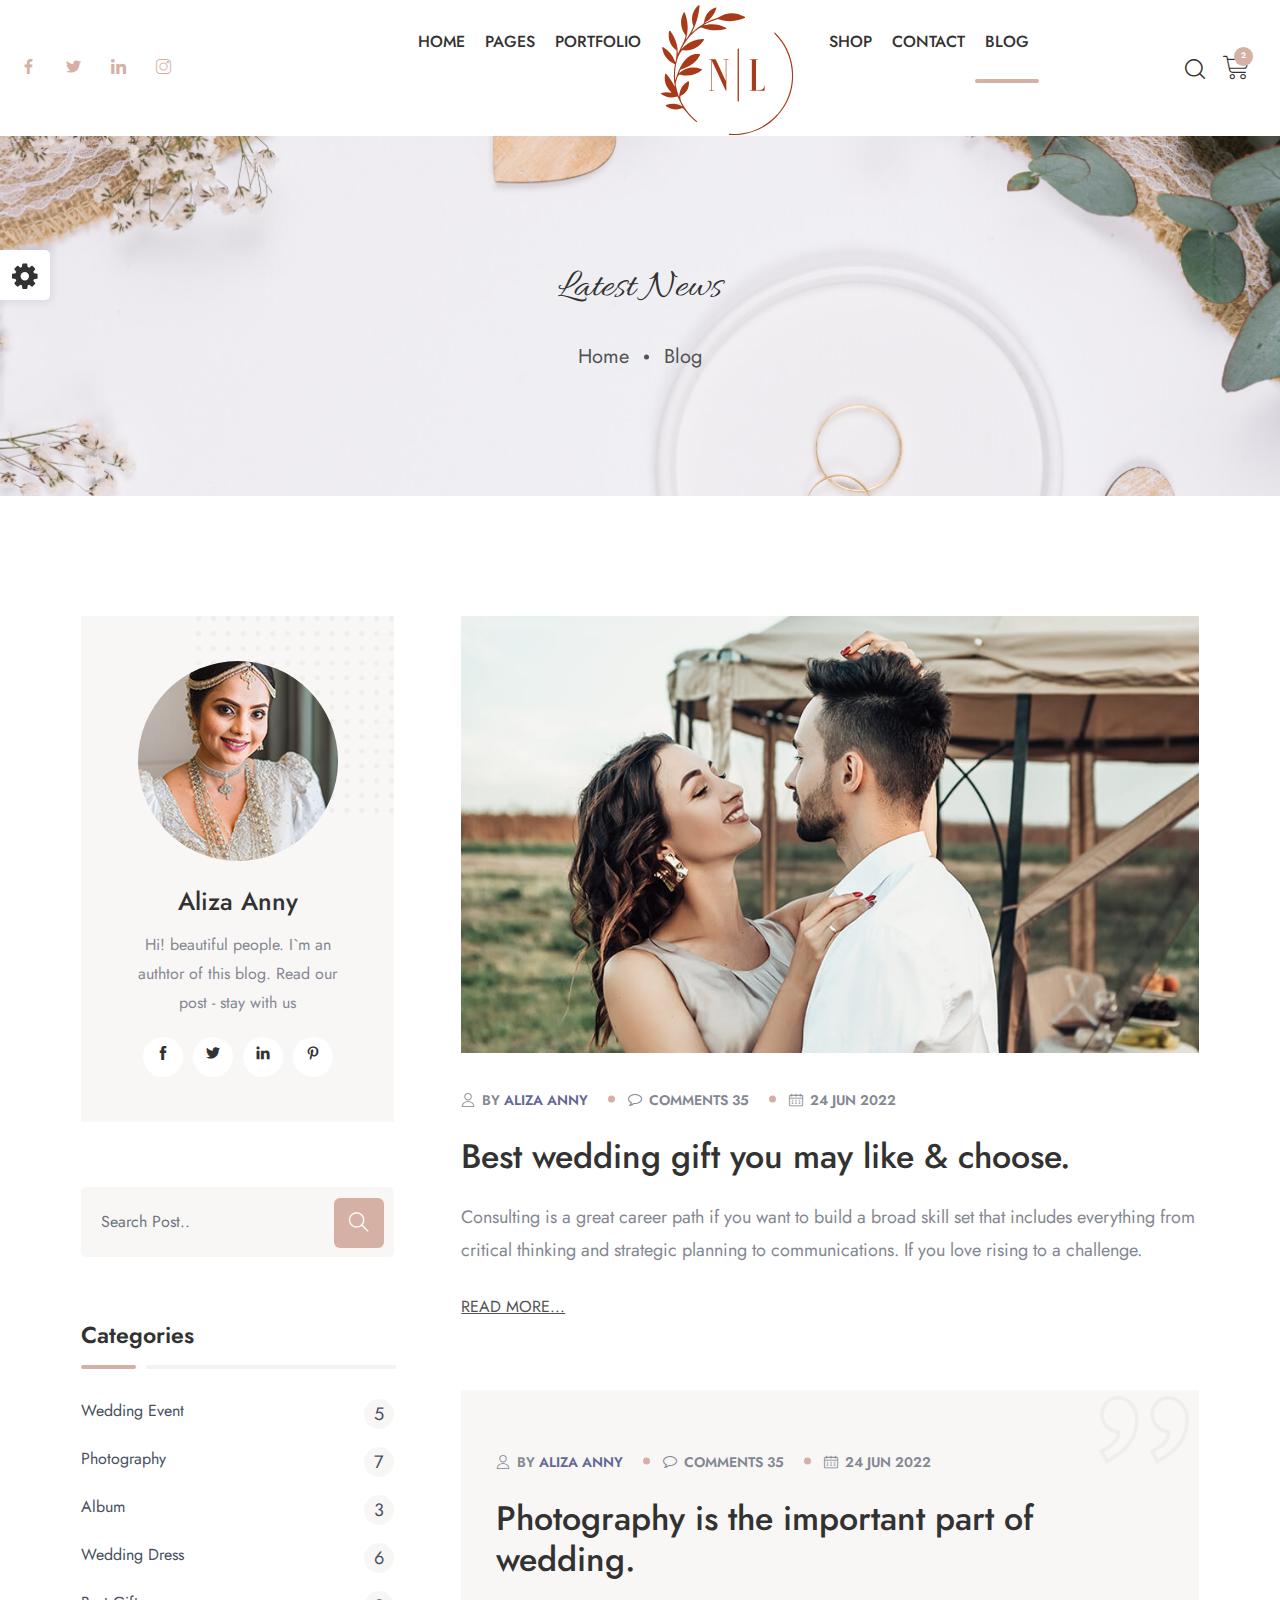
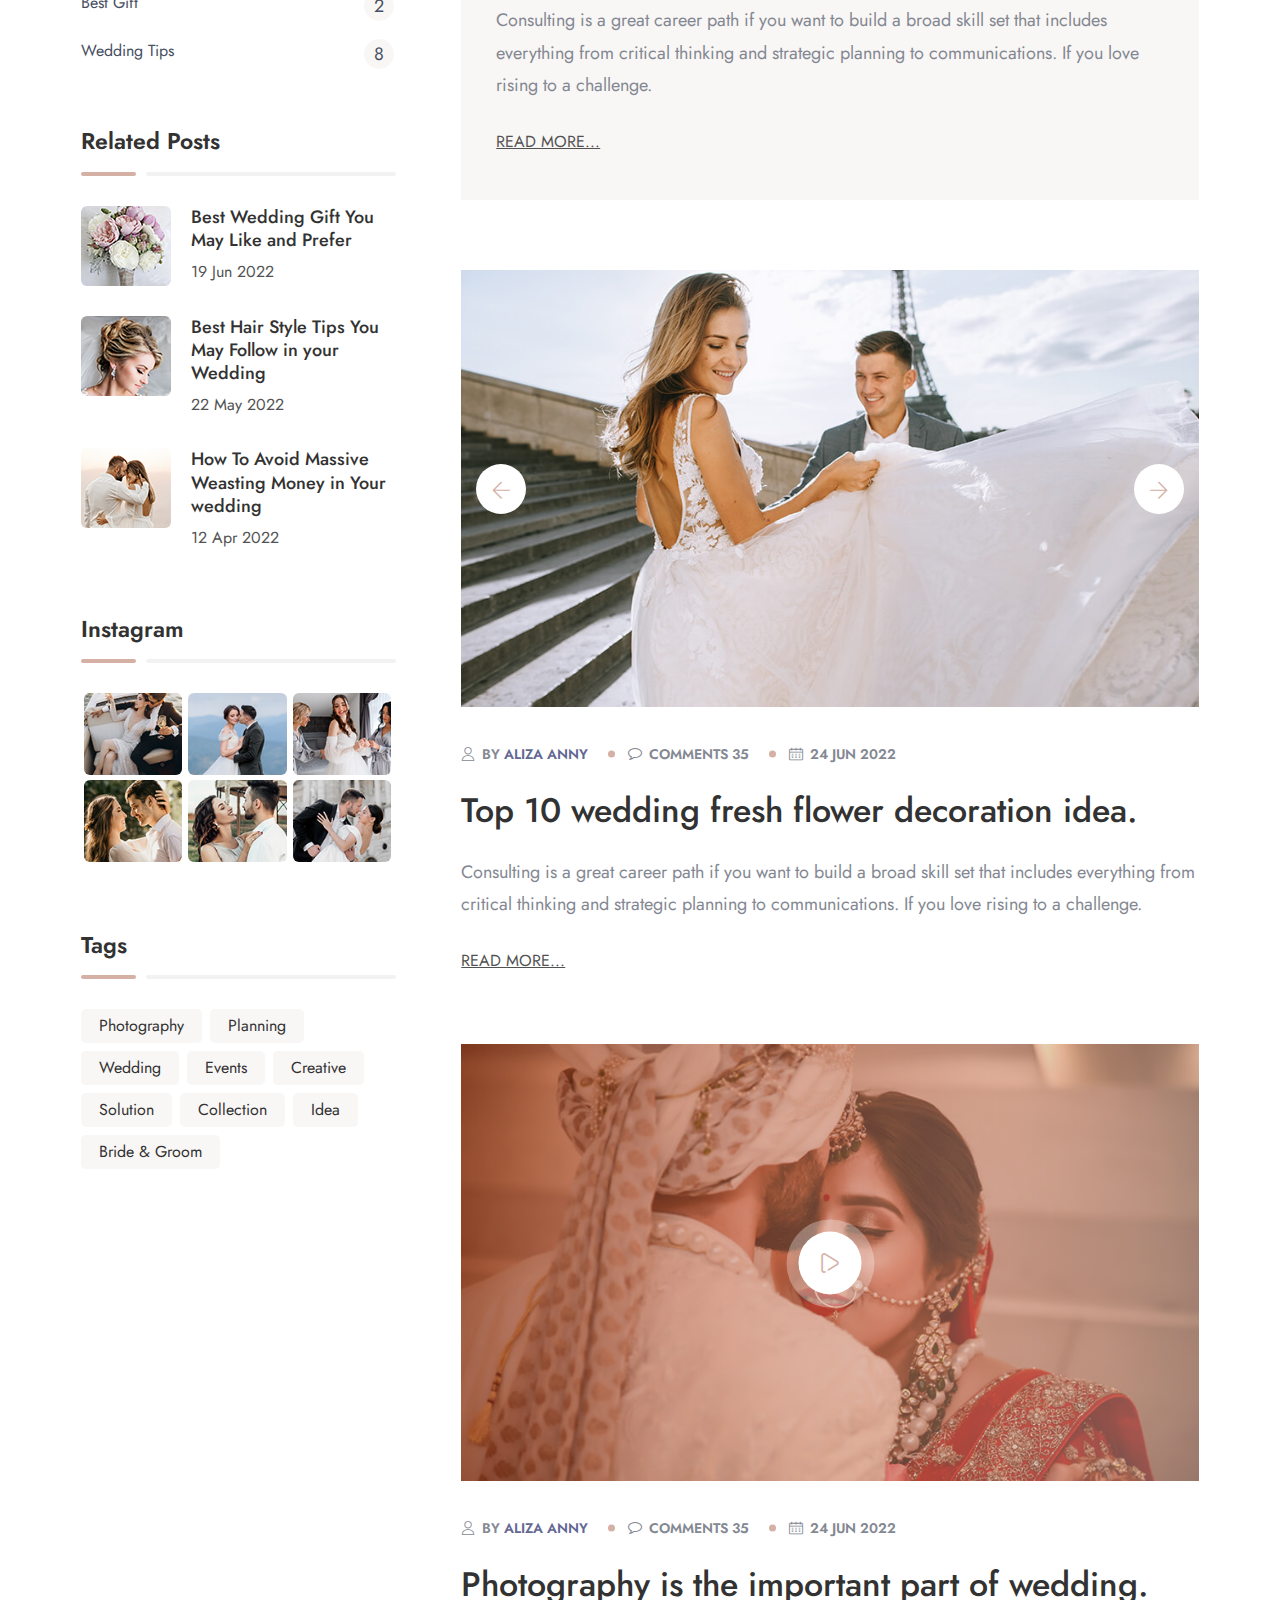
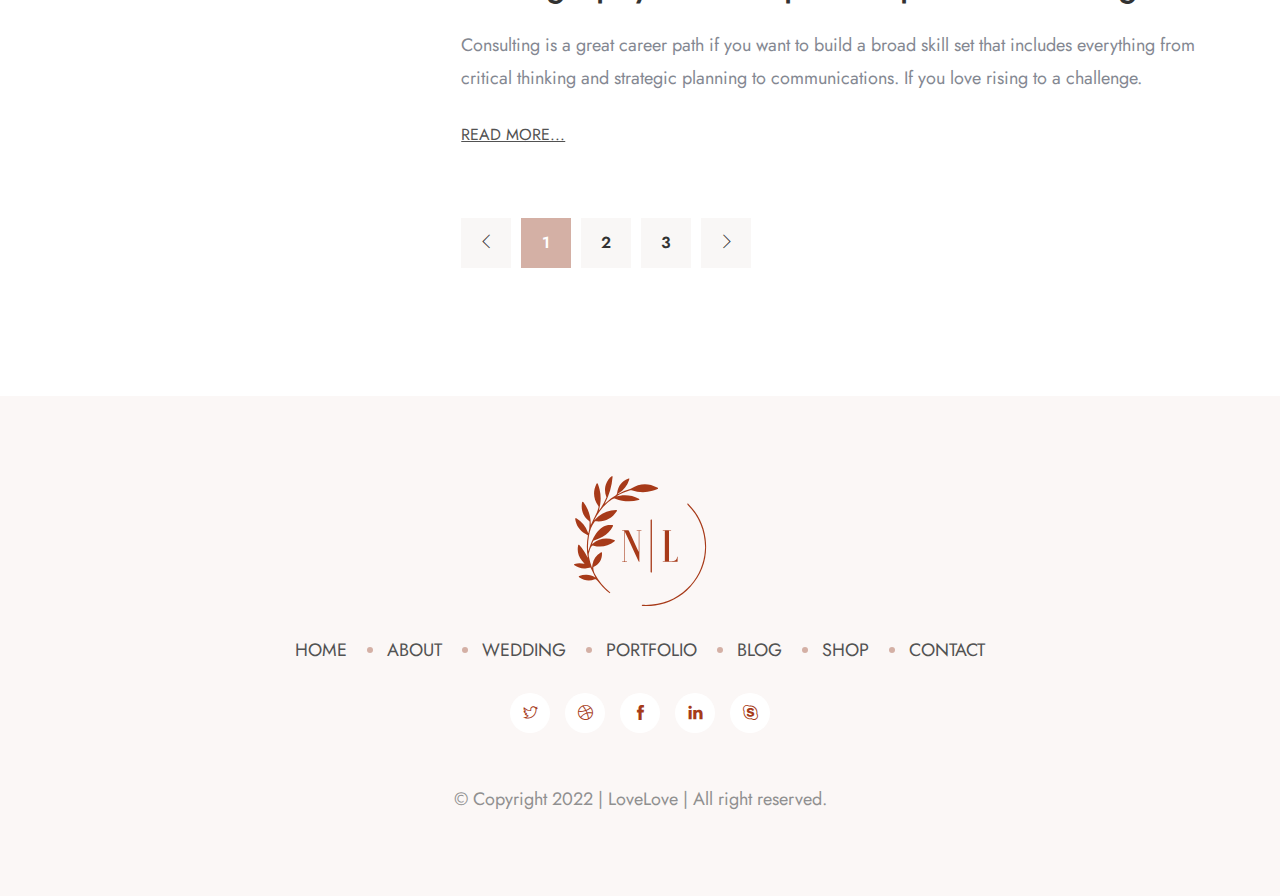
<file: blog-left-sidebar.html>
<!DOCTYPE html>
<html lang="en">

<head>
    <meta charset="utf-8">
    <meta http-equiv="X-UA-Compatible" content="IE=edge">
    <meta name="viewport" content="width=device-width, initial-scale=1">
    <meta name="author" content="wpOceans">
    <link rel="shortcut icon" type="image/png" href="assets/images/favicon.png">
    <title> LoveLove - Wedding & Wedding Planner HTML5 Template</title>
    <link href="assets/css/themify-icons.css" rel="stylesheet">
    <link href="assets/css/font-awesome.min.css" rel="stylesheet">
    <link href="assets/css/flaticon.css" rel="stylesheet">
    <link href="assets/css/bootstrap.min.css" rel="stylesheet">
    <link href="assets/css/animate.css" rel="stylesheet">
    <link href="assets/css/owl.carousel.css" rel="stylesheet">
    <link href="assets/css/owl.theme.css" rel="stylesheet">
    <link href="assets/css/slick.css" rel="stylesheet">
    <link href="assets/css/slick-theme.css" rel="stylesheet">
    <link href="assets/css/swiper.min.css" rel="stylesheet">
    <link href="assets/css/nice-select.css" rel="stylesheet">
    <link href="assets/css/owl.transitions.css" rel="stylesheet">
    <link href="assets/css/jquery.fancybox.css" rel="stylesheet">
    <link href="assets/css/odometer-theme-default.css" rel="stylesheet">
    <link href="assets/css/jquery-ui.css" rel="stylesheet">
    <link href="assets/sass/style.css" rel="stylesheet">
</head>

<body>

    <!-- start page-wrapper -->
    <div class="page-wrapper">
        <!-- start preloader -->
        <div class="preloader">
            <div class="vertical-centered-box">
                <div class="content">
                    <div class="loader-circle"></div>
                    <div class="loader-line-mask">
                        <div class="loader-line"></div>
                    </div>
                    <img src="assets/images/preloader.svg" alt="">
                </div>
            </div>
        </div>
        <!-- end preloader -->
        <!-- Start header -->
        <header id="header">
            <div class="wpo-site-header wpo-header-style-1" id="sticky-header">
                <nav class="navigation navbar navbar-expand-lg navbar-light">
                    <div class="container-fluid">
                        <div class="row align-items-center">
                            <div class="col-md-3 col-3 d-lg-none d-block">
                                <div class="mobail-menu">
                                    <button type="button" class="navbar-toggler open-btn">
                                        <span class="sr-only">Toggle navigation</span>
                                        <span class="icon-bar first-angle"></span>
                                        <span class="icon-bar middle-angle"></span>
                                        <span class="icon-bar last-angle"></span>
                                    </button>
                                </div>
                            </div>
                            <div class="col-lg-2 col-md-6 col-6 d-lg-block d-none">
                                <div class="social-info">
                                    <ul>
                                        <li><a href="#"><i class="fi flaticon-facebook-app-symbol"></i></a></li>
                                        <li><a href="#"><i class="fi flaticon-twitter"></i></a></li>
                                        <li><a href="#"><i class="fi flaticon-linkedin"></i></a></li>
                                        <li><a href="#"><i class="fi flaticon-instagram-1"></i></a></li>
                                    </ul>
                                </div>
                            </div>
                            <div class="col-md-6 col-6 d-lg-none dl-block">
                                <div class="navbar-header">
                                    <a class="navbar-brand" href="index.html"><img src="assets/images/logo.svg"
                                            alt=""></a>
                                </div>
                            </div>
                            <div class="col-lg-8 col-md-1 col-1">
                                <div id="navbar" class="collapse navbar-collapse navigation-holder">
                                    <button class="menu-close"><i class="ti-close"></i></button>
                                    <ul class="nav navbar-nav mb-2 mb-lg-0">
                                        <li class="menu-item-has-children">
                                            <a href="#">Home</a>
                                            <ul class="sub-menu">
                                                <li><a href="index.html">Main Home</a></li>
                                                <li><a href="index-2.html">Wedding Planner</a></li>
                                                <li><a href="index-3.html">Announcement Home</a></li>
                                                <li><a href="index-4.html">Wedding Home</a></li>
                                                <li><a href="index-5.html">Asian / Indian Wedding Announcement</a></li>
                                                <li><a href="index-6.html">Asian / Indian Wedding Planner</a></li>
                                                <li><a href="index-7.html">Muslim Wedding</a></li>
                                                <li><a href="index-8.html">Shop Home</a></li>
                                                <li><a href="index-9.html">Wedding Invitation</a></li>
                                            </ul>
                                        </li>
                                        <li class="menu-item-has-children">
                                            <a href="#">Pages</a>
                                            <ul class="sub-menu">
                                                <li><a href="about.html">About</a></li>
                                                <li class="menu-item-has-children">
                                                    <a href="story.html">Our Story</a>
                                                    <ul class="sub-menu">
                                                        <li><a href="story.html">Our Story Style 1</a></li>
                                                        <li><a href="story-2.html">Our Story Style 2</a></li>
                                                        <li><a href="story-3.html">Our Story Style 3</a></li>
                                                        <li><a href="story-4.html">Our Story Style 4</a></li>
                                                    </ul>
                                                </li>
                                                <li><a href="accomodation.html">Accomodation</a></li>
                                                <li class="menu-item-has-children">
                                                    <a href="rsvp.html">RSVP</a>
                                                    <ul class="sub-menu">
                                                        <li><a href="rsvp.html">RSVP Style 1</a></li>
                                                        <li><a href="rsvp-2.html">RSVP Style 2</a></li>
                                                        <li><a href="rsvp-3.html">RSVP Style 3</a></li>
                                                        <li><a href="rsvp-4.html">RSVP Style 4</a></li>
                                                        <li><a href="rsvp-5.html">RSVP Style 5</a></li>
                                                    </ul>
                                                </li>
                                                <li><a href="gallery.html">Gallery</a></li>
                                                <li><a href="planner.html">Planners</a></li>
                                                <li><a href="team-single.html">Planner Single</a></li>
                                                <li><a href="groom-bride.html">Brides & Grooms</a></li>
                                                <li class="menu-item-has-children">
                                                    <a href="service.html">Serevice</a>
                                                    <ul class="sub-menu">
                                                        <li><a href="service.html">Serevice</a></li>
                                                        <li><a href="service-s2.html">Serevice S2</a></li>
                                                        <li><a href="service-s3.html">Serevice S3</a></li>
                                                        <li><a href="service-single.html">Serevice Single</a></li>
                                                    </ul>
                                                </li>
                                                <li><a href="pricing.html">Pricing</a></li>
                                                <li class="menu-item-has-children">
                                                    <a href="#">Auth Pages</a>
                                                    <ul class="sub-menu">
                                                        <li><a href="login.html">Login</a>
                                                        </li>
                                                        <li><a href="register.html">Register</a></li>
                                                        <li><a href="forgot.html">Forgot Password</a></li>
                                                    </ul>
                                                </li>
                                                <li><a href="coming.html">Coming Soon</a></li>
                                                <li><a href="404.html">404 Error</a></li>
                                            </ul>
                                        </li>
                                        <li class="menu-item-has-children">
                                            <a href="portfolio-grid.html">Portfolio</a>
                                            <ul class="sub-menu">
                                                <li><a href="portfolio-grid.html">Portfolio Grid</a></li>
                                                <li><a href="portfolio-masonary.html">Portfolio Masonary</a></li>
                                                <li><a href="portfolio-masonary-s2.html">Portfolio Masonary S2</a></li>
                                                <li><a href="portfolio-masonary-s3.html">Portfolio Masonary S3</a></li>
                                                <li><a href="portfolio-masonary-s4.html">Portfolio Masonary S4</a></li>
                                                <li><a href="portfolio-single.html">Portfolio Single</a></li>
                                            </ul>
                                        </li>
                                        <li class="menu-item-has-children">
                                            <a href="shop.html">Shop</a>
                                            <ul class="sub-menu">
                                                <li><a href="shop.html">Shop</a></li>
                                                <li><a href="shop-single.html">Shop Single</a></li>
                                                <li><a href="cart.html">Cart</a></li>
                                                <li><a href="wishlist.html">Wishlist</a></li>
                                                <li><a href="checkout.html">Checkout</a></li>
                                            </ul>
                                        </li>
                                        <li><a href="contact.html">Contact</a></li>
                                        <li class="menu-item-has-children">
                                            <a class="active" href="blog.html">Blog</a>
                                            <ul class="sub-menu">
                                                <li><a href="blog.html">Blog right sidebar</a></li>
                                                <li><a class="active" href="blog-left-sidebar.html">Blog left sidebar</a></li>
                                                <li><a href="blog-fullwidth.html">Blog fullwidth</a></li>
                                                <li class="menu-item-has-children">
                                                    <a href="#">Blog details</a>
                                                    <ul class="sub-menu">
                                                        <li><a href="blog-single.html">Blog details right sidebar</a></li>
                                                        <li><a href="blog-single-left-sidebar.html">Blog details left sidebar</a></li>
                                                        <li><a href="blog-single-fullwidth.html">Blog details fullwidth</a></li>
                                                    </ul>
                                                </li>
                                            </ul>
                                        </li>
                                    </ul>
                                </div><!-- end of nav-collapse -->
                            </div>
                            <div class="col-lg-2 col-md-2 col-2">
                                <div class="header-right">
                                    <div class="header-search-form-wrapper">
                                        <div class="cart-search-contact">
                                            <button class="search-toggle-btn"><i
                                                    class="fi flaticon-search"></i></button>
                                            <div class="header-search-form">
                                                <form>
                                                    <div>
                                                        <input type="text" class="form-control"
                                                            placeholder="Search here...">
                                                        <button type="submit"><i
                                                                class="fi flaticon-search"></i></button>
                                                    </div>
                                                </form>
                                            </div>
                                        </div>
                                    </div>
                                    <div class="mini-cart">
                                        <button class="cart-toggle-btn"> <i class="fi flaticon-shopping-cart"></i>
                                            <span class="cart-count">2</span></button>
                                        <div class="mini-cart-content">
                                            <button class="mini-cart-close"><i class="ti-close"></i></button>
                                            <div class="mini-cart-items">
                                                <div class="mini-cart-item clearfix">
                                                    <div class="mini-cart-item-image">
                                                        <a href="shop.html"><img
                                                                src="assets/images/shop/mini-cart/img-1.jpg" alt></a>
                                                    </div>
                                                    <div class="mini-cart-item-des">
                                                        <a href="shop.html">Wedding Gown</a>
                                                        <span class="mini-cart-item-price">$20.15 x 1</span>
                                                        <span class="mini-cart-item-quantity"><a href="#"><i
                                                                    class="ti-close"></i></a></span>
                                                    </div>
                                                </div>
                                                <div class="mini-cart-item clearfix">
                                                    <div class="mini-cart-item-image">
                                                        <a href="shop.html"><img
                                                                src="assets/images/shop/mini-cart/img-2.jpg" alt></a>
                                                    </div>
                                                    <div class="mini-cart-item-des">
                                                        <a href="shop.html">Bridal Flower</a>
                                                        <span class="mini-cart-item-price">$13.25 x 2</span>
                                                        <span class="mini-cart-item-quantity"><a href="#"><i
                                                                    class="ti-close"></i></a></span>
                                                    </div>
                                                </div>
                                            </div>
                                            <div class="mini-cart-action clearfix">
                                                <span class="mini-checkout-price">Subtotal:
                                                    <span>$215.14</span></span>
                                                <div class="mini-btn">
                                                    <a href="checkout.html" class="view-cart-btn s1">Checkout</a>
                                                    <a href="cart.html" class="view-cart-btn">View Cart</a>
                                                </div>
                                            </div>
                                        </div>
                                    </div>
                                </div>
                            </div>
                        </div>
                    </div><!-- end of container -->
                </nav>
            </div>
        </header>
        <!-- end of header -->
        <!-- start wpo-page-title -->
        <section class="wpo-page-title">
            <div class="container">
                <div class="row">
                    <div class="col col-xs-12">
                        <div class="wpo-breadcumb-wrap">
                            <h2>Latest News</h2>
                            <ol class="wpo-breadcumb-wrap">
                                <li><a href="index.html">Home</a></li>
                                <li>Blog</li>
                            </ol>
                        </div>
                    </div>
                </div> <!-- end row -->
            </div> <!-- end container -->
        </section>
        <!-- end page-title -->

        <!-- start wpo-blog-pg-section -->
        <section class="wpo-blog-pg-section blog-pg-left-sidebar section-padding">
            <div class="container">
                <div class="row">
                    <div class="col col-lg-8 order-lg-2">
                        <div class="wpo-blog-content">
                            <div class="post format-standard-image">
                                <div class="entry-media">
                                    <img src="assets/images/blog/img-13.jpg" alt>
                                </div>
                                <div class="entry-meta">
                                    <ul>
                                        <li><i class="fi flaticon-user"></i> By <a href="#">Aliza Anny</a> </li>
                                        <li><i class="fi flaticon-comment-white-oval-bubble"></i> Comments 35 </li>
                                        <li><i class="fi flaticon-calendar-1"></i> 24 Jun 2022</li>
                                    </ul>
                                </div>
                                <div class="entry-details">
                                    <h3><a href="blog-single.html">Best wedding gift you may like & choose.</a></h3>
                                    <p>Consulting is a great career path if you want to build a broad skill set that
                                        includes everything from critical thinking and strategic planning to
                                        communications. If you love rising to a challenge.</p>
                                    <a href="blog-single.html" class="read-more">READ MORE...</a>
                                </div>
                            </div>
                            <div class="post format-standard">
                                <div class="entry-meta">
                                    <ul>
                                        <li><i class="fi flaticon-user"></i> By <a href="#">Aliza Anny</a> </li>
                                        <li><i class="fi flaticon-comment-white-oval-bubble"></i> Comments 35 </li>
                                        <li><i class="fi flaticon-calendar-1"></i> 24 Jun 2022</li>
                                    </ul>
                                </div>
                                <div class="entry-details">
                                    <h3><a href="blog-single.html">Photography is the important part of wedding.</a>
                                    </h3>
                                    <p>Consulting is a great career path if you want to build a broad skill set that
                                        includes everything from critical thinking and strategic planning to
                                        communications. If you love rising to a challenge.</p>
                                    <a href="blog-single.html" class="read-more">READ MORE...</a>
                                </div>
                            </div>

                            <div class="post format-gallery">
                                <div class="entry-media">
                                    <div class="post-slider owl-carousel">
                                        <img src="assets/images/blog/img-14.jpg" alt>
                                        <img src="assets/images/blog/img-15.jpg" alt>
                                    </div>

                                </div>
                                <div class="entry-meta">
                                    <ul>
                                        <li><i class="fi flaticon-user"></i> By <a href="#">Aliza Anny</a> </li>
                                        <li><i class="fi flaticon-comment-white-oval-bubble"></i> Comments 35 </li>
                                        <li><i class="fi flaticon-calendar-1"></i> 24 Jun 2022</li>
                                    </ul>
                                </div>
                                <div class="entry-details">
                                    <h3><a href="blog-single.html">Top 10 wedding fresh flower decoration idea.</a></h3>
                                    <p>Consulting is a great career path if you want to build a broad skill set that
                                        includes everything from critical thinking and strategic planning to
                                        communications. If you love rising to a challenge.</p>
                                    <a href="blog-single.html" class="read-more">READ MORE...</a>
                                </div>
                            </div>
                            <div class="post format-video">
                                <div class="entry-media video-holder">
                                    <img src="assets/images/blog/img-16.jpg" alt>
                                    <a href="https://www.youtube.com/embed/OUB6zKc-Tos" class="video-btn"
                                        data-type="iframe">
                                        <i class="fi flaticon-play"></i>
                                    </a>

                                </div>
                                <div class="entry-meta">
                                    <ul>
                                        <li><i class="fi flaticon-user"></i> By <a href="#">Aliza Anny</a> </li>
                                        <li><i class="fi flaticon-comment-white-oval-bubble"></i> Comments 35 </li>
                                        <li><i class="fi flaticon-calendar-1"></i> 24 Jun 2022</li>
                                    </ul>
                                </div>
                                <div class="entry-details">
                                    <h3><a href="blog-single.html">Photography is the important part of wedding.</a>
                                    </h3>
                                    <p>Consulting is a great career path if you want to build a broad skill set that
                                        includes everything from critical thinking and strategic planning to
                                        communications. If you love rising to a challenge.</p>
                                    <a href="blog-single.html" class="read-more">READ MORE...</a>
                                </div>
                            </div>
                            <div class="pagination-wrapper pagination-wrapper-left">
                                <ul class="pg-pagination">
                                    <li>
                                        <a href="#" aria-label="Previous">
                                            <i class="fi ti-angle-left"></i>
                                        </a>
                                    </li>
                                    <li class="active"><a href="#">1</a></li>
                                    <li><a href="#">2</a></li>
                                    <li><a href="#">3</a></li>
                                    <li>
                                        <a href="#" aria-label="Next">
                                            <i class="fi ti-angle-right"></i>
                                        </a>
                                    </li>
                                </ul>
                            </div>
                        </div>
                    </div>
                    <div class="col col-lg-4 order-lg-1">
                        <div class="blog-sidebar">
                            <div class="widget about-widget">
                                <div class="img-holder">
                                    <img src="assets/images/blog/about-widget.jpg" alt>
                                </div>
                                <h4>Aliza Anny</h4>
                                <p>Hi! beautiful people. I`m an authtor of this blog. Read our post - stay with us</p>
                                <div class="social">
                                    <ul class="clearfix">
                                        <li><a href="#"><i class="ti-facebook"></i></a></li>
                                        <li><a href="#"><i class="ti-twitter-alt"></i></a></li>
                                        <li><a href="#"><i class="ti-linkedin"></i></a></li>
                                        <li><a href="#"><i class="ti-pinterest"></i></a></li>
                                    </ul>
                                </div>
                                <div class="aw-shape">
                                    <img src="assets/images/blog/ab.png" alt="">
                                </div>
                            </div>
                            <div class="widget search-widget">
                                <form>
                                    <div>
                                        <input type="text" class="form-control" placeholder="Search Post..">
                                        <button type="submit"><i class="ti-search"></i></button>
                                    </div>
                                </form>
                            </div>
                            <div class="widget category-widget">
                                <h3>Categories</h3>
                                <ul>
                                    <li><a href="blog.html">Wedding Event <span>5</span></a></li>
                                    <li><a href="blog.html">Photography <span>7</span></a></li>
                                    <li><a href="blog.html">Album <span>3</span></a></li>
                                    <li><a href="blog.html">Wedding Dress<span>6</span></a></li>
                                    <li><a href="blog.html">Best Gift <span>2</span></a></li>
                                    <li><a href="blog.html">Wedding Tips <span>8</span></a></li>
                                </ul>
                            </div>
                            <div class="widget recent-post-widget">
                                <h3>Related Posts</h3>
                                <div class="posts">
                                    <div class="post">
                                        <div class="img-holder">
                                            <img src="assets/images/recent-posts/img-1.jpg" alt>
                                        </div>
                                        <div class="details">
                                            <h4><a href="blog-single.html">Best Wedding Gift You May Like and Prefer</a>
                                            </h4>
                                            <span class="date">19 Jun 2022 </span>
                                        </div>
                                    </div>
                                    <div class="post">
                                        <div class="img-holder">
                                            <img src="assets/images/recent-posts/img-2.jpg" alt>
                                        </div>
                                        <div class="details">
                                            <h4><a href="blog-single.html">Best Hair Style Tips You May Follow in your
                                                    Wedding</a></h4>
                                            <span class="date">22 May 2022 </span>
                                        </div>
                                    </div>
                                    <div class="post">
                                        <div class="img-holder">
                                            <img src="assets/images/recent-posts/img-3.jpg" alt>
                                        </div>
                                        <div class="details">
                                            <h4><a href="blog-single.html">How To Avoid Massive Weasting Money in Your
                                                    wedding</a></h4>
                                            <span class="date">12 Apr 2022 </span>
                                        </div>
                                    </div>
                                </div>
                            </div>
                            <div class="widget wpo-instagram-widget">
                                <div class="widget-title">
                                    <h3>Instagram</h3>
                                </div>
                                <ul class="d-flex">
                                    <li><a href="portfolio-single.html"><img src="assets/images/instragram/1.jpg"
                                                alt=""></a></li>
                                    <li><a href="portfolio-single.html"><img src="assets/images/instragram/2.jpg"
                                                alt=""></a></li>
                                    <li><a href="portfolio-single.html"><img src="assets/images/instragram/3.jpg"
                                                alt=""></a></li>
                                    <li><a href="portfolio-single.html"><img src="assets/images/instragram/4.jpg"
                                                alt=""></a></li>
                                    <li><a href="portfolio-single.html"><img src="assets/images/instragram/5.jpg"
                                                alt=""></a></li>
                                    <li><a href="portfolio-single.html"><img src="assets/images/instragram/6.jpg"
                                                alt=""></a></li>
                                </ul>
                            </div>
                            <div class="widget tag-widget">
                                <h3>Tags</h3>
                                <ul>
                                    <li><a href="#">photography</a></li>
                                    <li><a href="#">Planning</a></li>
                                    <li><a href="#">wedding</a></li>
                                    <li><a href="#">events</a></li>
                                    <li><a href="#">creative</a></li>
                                    <li><a href="#">Solution</a></li>
                                    <li><a href="#">collection</a></li>
                                    <li><a href="#">Idea</a></li>
                                    <li><a href="#">bride & groom</a></li>
                                </ul>
                            </div>
                        </div>
                    </div>
                </div>
            </div> <!-- end container -->
        </section>
        <!-- end wpo-blog-pg-section -->
        <!-- wpo-site-footer start -->
        <div class="wpo-site-footer text-center">
            <div class="container">
                <div class="row">
                    <div class="col-12">
                        <div class="footer-image">
                            <a class="logo" href="index.html"><img src="assets/images/logo.svg" alt=""></a>
                        </div>
                    </div>
                    <div class="col-12">
                        <div class="footer-link">
                            <ul>
                                <li><a href="index.html">Home</a></li>
                                <li><a href="about.html">About</a></li>
                                <li><a href="index-2.html">Wedding</a></li>
                                <li><a href="portfolio-grid.html">Portfolio</a></li>
                                <li><a href="blog.html">Blog</a></li>
                                <li><a href="shop.html">Shop</a></li>
                                <li><a href="contact.html">Contact</a></li>
                            </ul>
                        </div>
                    </div>
                    <div class="col-12">
                        <div class="link-widget">
                            <ul>
                                <li><a href="#"><i class="ti-twitter"></i></a></li>
                                <li><a href="#"><i class="ti-dribbble"></i></a></li>
                                <li><a href="#"><i class="ti-facebook"></i></a></li>
                                <li><a href="#"><i class="ti-linkedin"></i></a></li>
                                <li><a href="#"><i class="ti-skype"></i></a></li>
                            </ul>
                        </div>
                    </div>
                    <div class="col-12">
                        <div class="copyright">
                            <p>© Copyright 2022 | <a href="index.html">LoveLove</a> | All right reserved.</p>
                        </div>
                    </div>
                </div>
            </div>
        </div>
        <!-- wpo-site-footer end -->

        <!-- color-switcher -->
        <div class="color-switcher-wrap">
            <div class="color-switcher-item">
                <div class="color-toggle-btn">
                    <i class="fa fa-cog"></i>
                </div>
                <ul id="switcher">
                    <li class="btn btn1" id="Button1"></li>
                    <li class="btn btn2" id="Button2"></li>
                    <li class="btn btn3" id="Button3"></li>
                    <li class="btn btn4" id="Button4"></li>
                    <li class="btn btn5" id="Button5"></li>
                    <li class="btn btn6" id="Button6"></li>
                    <li class="btn btn7" id="Button7"></li>
                    <li class="btn btn8" id="Button8"></li>
                    <li class="btn btn9" id="Button9"></li>
                    <li class="btn btn10" id="Button10"></li>
                    <li class="btn btn11" id="Button11"></li>
                    <li class="btn btn12" id="Button12"></li>
                </ul>
            </div>
        </div>

    </div>
    <!-- end of page-wrapper -->

    <!-- All JavaScript files
    ================================================== -->
    <script src="assets/js/jquery.min.js"></script>
    <script src="assets/js/bootstrap.bundle.min.js"></script>
    <!-- Plugins for this template -->
    <script src="assets/js/modernizr.custom.js"></script>
    <script src="assets/js/jquery.dlmenu.js"></script>
    <script src="assets/js/jquery-plugin-collection.js"></script>
    <!-- Custom script for this template -->
    <script src="assets/js/script.js"></script>
</body>

</html>
</file>
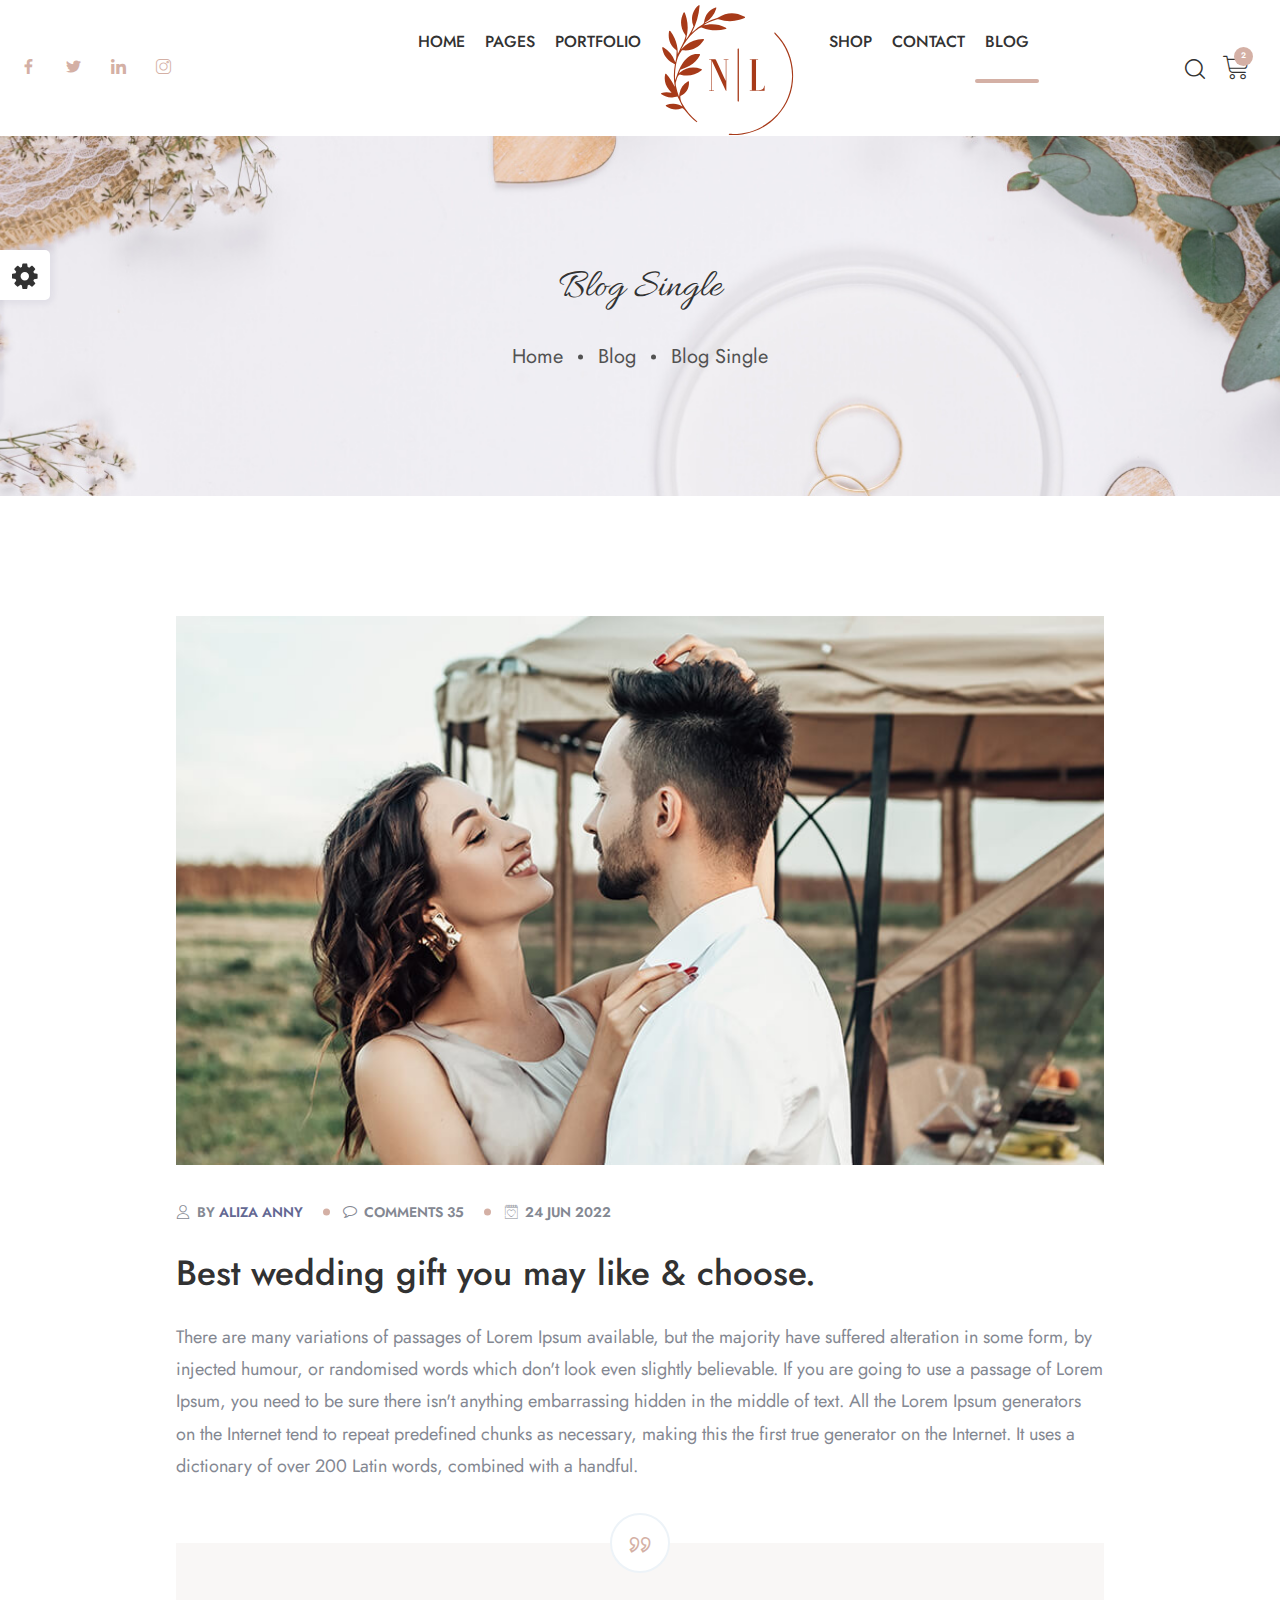
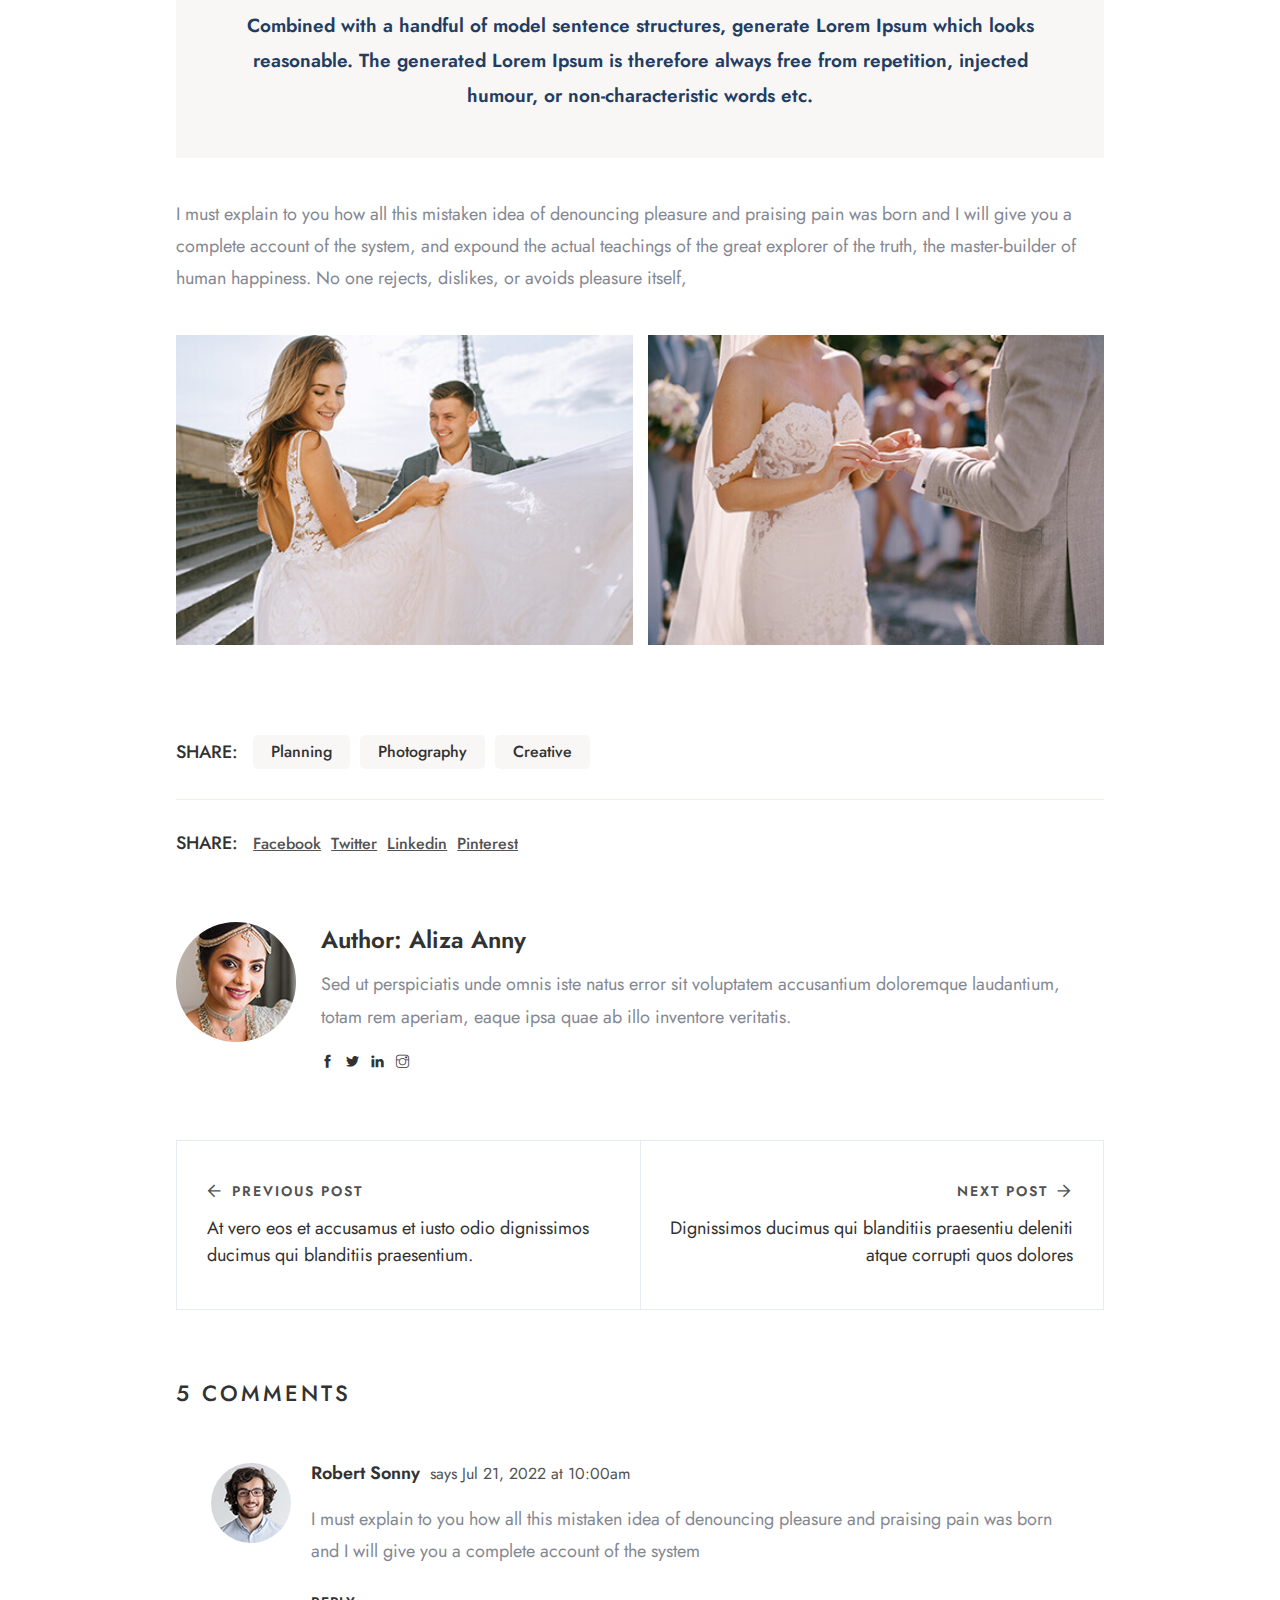
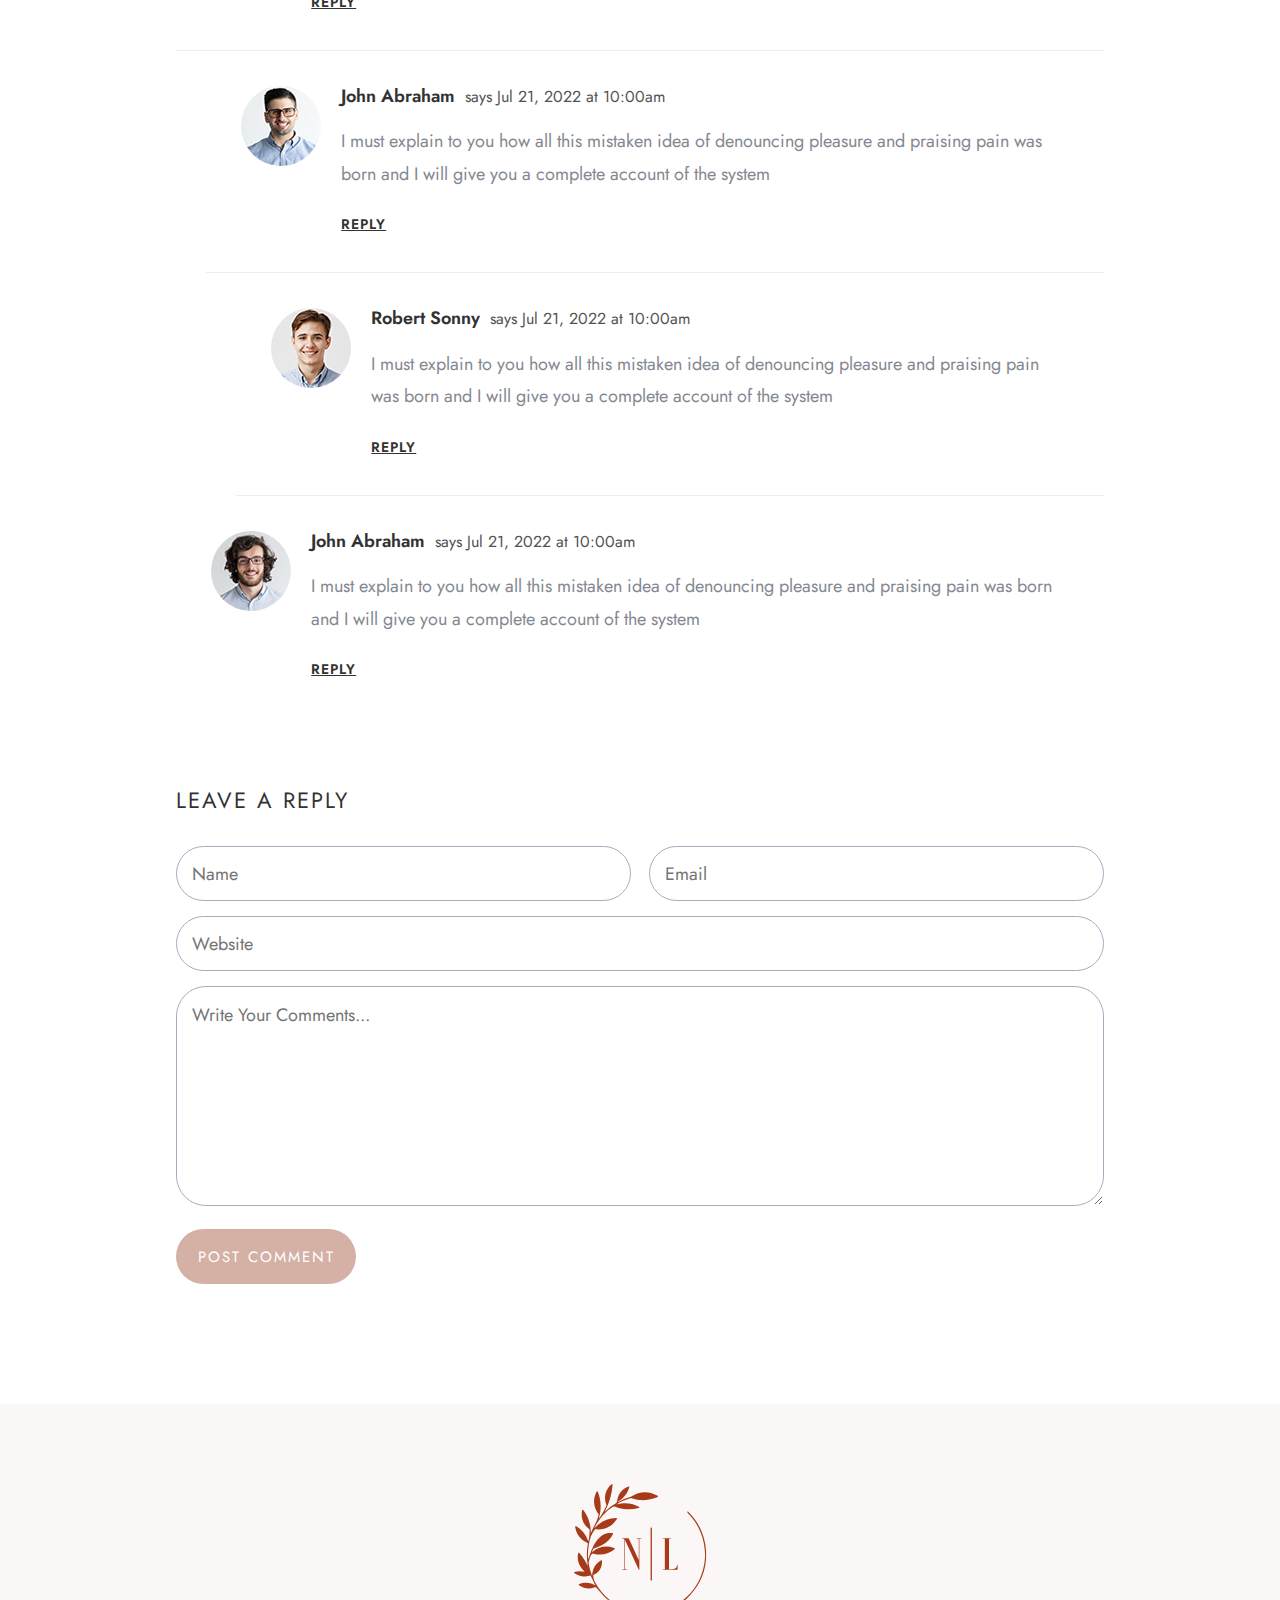
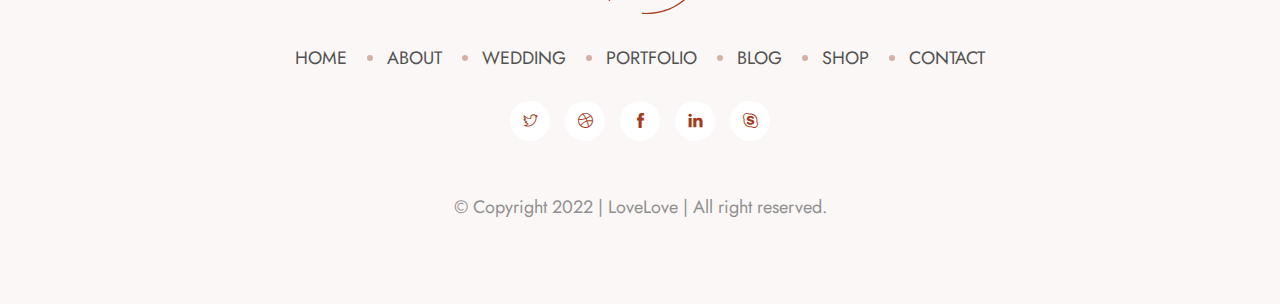
<file: blog-single-fullwidth.html>
<!DOCTYPE html>
<html lang="en">

<head>
    <meta charset="utf-8">
    <meta http-equiv="X-UA-Compatible" content="IE=edge">
    <meta name="viewport" content="width=device-width, initial-scale=1">
    <meta name="author" content="wpOceans">
    <link rel="shortcut icon" type="image/png" href="assets/images/favicon.png">
    <title> LoveLove - Wedding & Wedding Planner HTML5 Template</title>
    <link href="assets/css/themify-icons.css" rel="stylesheet">
    <link href="assets/css/font-awesome.min.css" rel="stylesheet">
    <link href="assets/css/flaticon.css" rel="stylesheet">
    <link href="assets/css/bootstrap.min.css" rel="stylesheet">
    <link href="assets/css/animate.css" rel="stylesheet">
    <link href="assets/css/owl.carousel.css" rel="stylesheet">
    <link href="assets/css/owl.theme.css" rel="stylesheet">
    <link href="assets/css/slick.css" rel="stylesheet">
    <link href="assets/css/slick-theme.css" rel="stylesheet">
    <link href="assets/css/swiper.min.css" rel="stylesheet">
    <link href="assets/css/nice-select.css" rel="stylesheet">
    <link href="assets/css/owl.transitions.css" rel="stylesheet">
    <link href="assets/css/jquery.fancybox.css" rel="stylesheet">
    <link href="assets/css/odometer-theme-default.css" rel="stylesheet">
    <link href="assets/css/jquery-ui.css" rel="stylesheet">
    <link href="assets/sass/style.css" rel="stylesheet">
</head>

<body>

    <!-- start page-wrapper -->
    <div class="page-wrapper">
        <!-- start preloader -->
        <div class="preloader">
            <div class="vertical-centered-box">
                <div class="content">
                    <div class="loader-circle"></div>
                    <div class="loader-line-mask">
                        <div class="loader-line"></div>
                    </div>
                    <img src="assets/images/preloader.svg" alt="">
                </div>
            </div>
        </div>
        <!-- end preloader -->
        <!-- Start header -->
        <header id="header">
            <div class="wpo-site-header wpo-header-style-1" id="sticky-header">
                <nav class="navigation navbar navbar-expand-lg navbar-light">
                    <div class="container-fluid">
                        <div class="row align-items-center">
                            <div class="col-md-3 col-3 d-lg-none d-block">
                                <div class="mobail-menu">
                                    <button type="button" class="navbar-toggler open-btn">
                                        <span class="sr-only">Toggle navigation</span>
                                        <span class="icon-bar first-angle"></span>
                                        <span class="icon-bar middle-angle"></span>
                                        <span class="icon-bar last-angle"></span>
                                    </button>
                                </div>
                            </div>
                            <div class="col-lg-2 col-md-6 col-6 d-lg-block d-none">
                                <div class="social-info">
                                    <ul>
                                        <li><a href="#"><i class="fi flaticon-facebook-app-symbol"></i></a></li>
                                        <li><a href="#"><i class="fi flaticon-twitter"></i></a></li>
                                        <li><a href="#"><i class="fi flaticon-linkedin"></i></a></li>
                                        <li><a href="#"><i class="fi flaticon-instagram-1"></i></a></li>
                                    </ul>
                                </div>
                            </div>
                            <div class="col-md-6 col-6 d-lg-none dl-block">
                                <div class="navbar-header">
                                    <a class="navbar-brand" href="index.html"><img src="assets/images/logo.svg"
                                            alt=""></a>
                                </div>
                            </div>
                            <div class="col-lg-8 col-md-1 col-1">
                                <div id="navbar" class="collapse navbar-collapse navigation-holder">
                                    <button class="menu-close"><i class="ti-close"></i></button>
                                    <ul class="nav navbar-nav mb-2 mb-lg-0">
                                        <li class="menu-item-has-children">
                                            <a href="#">Home</a>
                                            <ul class="sub-menu">
                                                <li><a href="index.html">Main Home</a></li>
                                                <li><a href="index-2.html">Wedding Planner</a></li>
                                                <li><a href="index-3.html">Announcement Home</a></li>
                                                <li><a href="index-4.html">Wedding Home</a></li>
                                                <li><a href="index-5.html">Asian / Indian Wedding Announcement</a></li>
                                                <li><a href="index-6.html">Asian / Indian Wedding Planner</a></li>
                                                <li><a href="index-7.html">Muslim Wedding</a></li>
                                                <li><a href="index-8.html">Shop Home</a></li>
                                                <li><a href="index-9.html">Wedding Invitation</a></li>
                                            </ul>
                                        </li>
                                        <li class="menu-item-has-children">
                                            <a href="#">Pages</a>
                                            <ul class="sub-menu">
                                                <li><a href="about.html">About</a></li>
                                                <li class="menu-item-has-children">
                                                    <a href="story.html">Our Story</a>
                                                    <ul class="sub-menu">
                                                        <li><a href="story.html">Our Story Style 1</a></li>
                                                        <li><a href="story-2.html">Our Story Style 2</a></li>
                                                        <li><a href="story-3.html">Our Story Style 3</a></li>
                                                        <li><a href="story-4.html">Our Story Style 4</a></li>
                                                    </ul>
                                                </li>
                                                <li><a href="accomodation.html">Accomodation</a></li>
                                                <li class="menu-item-has-children">
                                                    <a href="rsvp.html">RSVP</a>
                                                    <ul class="sub-menu">
                                                        <li><a href="rsvp.html">RSVP Style 1</a></li>
                                                        <li><a href="rsvp-2.html">RSVP Style 2</a></li>
                                                        <li><a href="rsvp-3.html">RSVP Style 3</a></li>
                                                        <li><a href="rsvp-4.html">RSVP Style 4</a></li>
                                                        <li><a href="rsvp-5.html">RSVP Style 5</a></li>
                                                    </ul>
                                                </li>
                                                <li><a href="gallery.html">Gallery</a></li>
                                                <li><a href="planner.html">Planners</a></li>
                                                <li><a href="team-single.html">Planner Single</a></li>
                                                <li><a href="groom-bride.html">Brides & Grooms</a></li>
                                                <li class="menu-item-has-children">
                                                    <a href="service.html">Serevice</a>
                                                    <ul class="sub-menu">
                                                        <li><a href="service.html">Serevice</a></li>
                                                        <li><a href="service-s2.html">Serevice S2</a></li>
                                                        <li><a href="service-s3.html">Serevice S3</a></li>
                                                        <li><a href="service-single.html">Serevice Single</a></li>
                                                    </ul>
                                                </li>
                                                <li><a href="pricing.html">Pricing</a></li>
                                                <li class="menu-item-has-children">
                                                    <a href="#">Auth Pages</a>
                                                    <ul class="sub-menu">
                                                        <li><a href="login.html">Login</a>
                                                        </li>
                                                        <li><a href="register.html">Register</a></li>
                                                        <li><a href="forgot.html">Forgot Password</a></li>
                                                    </ul>
                                                </li>
                                                <li><a href="coming.html">Coming Soon</a></li>
                                                <li><a href="404.html">404 Error</a></li>
                                            </ul>
                                        </li>
                                        <li class="menu-item-has-children">
                                            <a href="portfolio-grid.html">Portfolio</a>
                                            <ul class="sub-menu">
                                                <li><a href="portfolio-grid.html">Portfolio Grid</a></li>
                                                <li><a href="portfolio-masonary.html">Portfolio Masonary</a></li>
                                                <li><a href="portfolio-masonary-s2.html">Portfolio Masonary S2</a></li>
                                                <li><a href="portfolio-masonary-s3.html">Portfolio Masonary S3</a></li>
                                                <li><a href="portfolio-masonary-s4.html">Portfolio Masonary S4</a></li>
                                                <li><a href="portfolio-single.html">Portfolio Single</a></li>
                                            </ul>
                                        </li>
                                        <li class="menu-item-has-children">
                                            <a href="shop.html">Shop</a>
                                            <ul class="sub-menu">
                                                <li><a href="shop.html">Shop</a></li>
                                                <li><a href="shop-single.html">Shop Single</a></li>
                                                <li><a href="cart.html">Cart</a></li>
                                                <li><a href="wishlist.html">Wishlist</a></li>
                                                <li><a href="checkout.html">Checkout</a></li>
                                            </ul>
                                        </li>
                                        <li><a href="contact.html">Contact</a></li>
                                        <li class="menu-item-has-children">
                                            <a class="active" href="blog.html">Blog</a>
                                            <ul class="sub-menu">
                                                <li><a href="blog.html">Blog right sidebar</a></li>
                                                <li><a href="blog-left-sidebar.html">Blog left sidebar</a></li>
                                                <li><a href="blog-fullwidth.html">Blog fullwidth</a></li>
                                                <li class="menu-item-has-children">
                                                    <a href="#">Blog details</a>
                                                    <ul class="sub-menu">
                                                        <li><a href="blog-single.html">Blog details right sidebar</a></li>
                                                        <li><a href="blog-single-left-sidebar.html">Blog details left sidebar</a></li>
                                                        <li><a class="active" href="blog-single-fullwidth.html">Blog details fullwidth</a></li>
                                                    </ul>
                                                </li>
                                            </ul>
                                        </li>
                                    </ul>
                                </div><!-- end of nav-collapse -->
                            </div>
                            <div class="col-lg-2 col-md-2 col-2">
                                <div class="header-right">
                                    <div class="header-search-form-wrapper">
                                        <div class="cart-search-contact">
                                            <button class="search-toggle-btn"><i
                                                    class="fi flaticon-search"></i></button>
                                            <div class="header-search-form">
                                                <form>
                                                    <div>
                                                        <input type="text" class="form-control"
                                                            placeholder="Search here...">
                                                        <button type="submit"><i
                                                                class="fi flaticon-search"></i></button>
                                                    </div>
                                                </form>
                                            </div>
                                        </div>
                                    </div>
                                    <div class="mini-cart">
                                        <button class="cart-toggle-btn"> <i class="fi flaticon-shopping-cart"></i>
                                            <span class="cart-count">2</span></button>
                                        <div class="mini-cart-content">
                                            <button class="mini-cart-close"><i class="ti-close"></i></button>
                                            <div class="mini-cart-items">
                                                <div class="mini-cart-item clearfix">
                                                    <div class="mini-cart-item-image">
                                                        <a href="shop.html"><img
                                                                src="assets/images/shop/mini-cart/img-1.jpg" alt></a>
                                                    </div>
                                                    <div class="mini-cart-item-des">
                                                        <a href="shop.html">Wedding Gown</a>
                                                        <span class="mini-cart-item-price">$20.15 x 1</span>
                                                        <span class="mini-cart-item-quantity"><a href="#"><i
                                                                    class="ti-close"></i></a></span>
                                                    </div>
                                                </div>
                                                <div class="mini-cart-item clearfix">
                                                    <div class="mini-cart-item-image">
                                                        <a href="shop.html"><img
                                                                src="assets/images/shop/mini-cart/img-2.jpg" alt></a>
                                                    </div>
                                                    <div class="mini-cart-item-des">
                                                        <a href="shop.html">Bridal Flower</a>
                                                        <span class="mini-cart-item-price">$13.25 x 2</span>
                                                        <span class="mini-cart-item-quantity"><a href="#"><i
                                                                    class="ti-close"></i></a></span>
                                                    </div>
                                                </div>
                                            </div>
                                            <div class="mini-cart-action clearfix">
                                                <span class="mini-checkout-price">Subtotal:
                                                    <span>$215.14</span></span>
                                                <div class="mini-btn">
                                                    <a href="checkout.html" class="view-cart-btn s1">Checkout</a>
                                                    <a href="cart.html" class="view-cart-btn">View Cart</a>
                                                </div>
                                            </div>
                                        </div>
                                    </div>
                                </div>
                            </div>
                        </div>
                    </div><!-- end of container -->
                </nav>
            </div>
        </header>
        <!-- end of header -->
        <!-- start wpo-page-title -->
        <section class="wpo-page-title">
            <div class="container">
                <div class="row">
                    <div class="col col-xs-12">
                        <div class="wpo-breadcumb-wrap">
                            <h2>Blog Single</h2>
                            <ol class="wpo-breadcumb-wrap">
                                <li><a href="index.html">Home</a></li>
                                <li>Blog</li>
                                <li>Blog Single</li>
                            </ol>
                        </div>
                    </div>
                </div> <!-- end row -->
            </div> <!-- end container -->
        </section>
        <!-- end page-title -->

        <!-- start wpo-blog-single-section -->
        <section class="wpo-blog-single-section wpo-blog-single-left-sidebar-section section-padding">
            <div class="container">
                <div class="row">
                    <div class="col col-lg-10 col-12 offset-lg-1">
                        <div class="wpo-blog-content">
                            <div class="post format-standard-image">
                                <div class="entry-media">
                                    <img src="assets/images/blog/img-13.jpg" alt>
                                </div>
                                <div class="entry-meta">
                                    <ul>
                                        <li><i class="fi flaticon-user"></i> By <a href="#">Aliza Anny</a> </li>
                                        <li><i class="fi flaticon-comment-white-oval-bubble"></i> Comments 35 </li>
                                        <li><i class="fi flaticon-calendar"></i> 24 Jun 2022</li>
                                    </ul>
                                </div>
                                <h2>Best wedding gift you may like & choose.</h2>
                                <p>There are many variations of passages of Lorem Ipsum available, but the majority have
                                    suffered alteration in some form, by injected humour, or randomised words which
                                    don't look even slightly believable. If you are going to use a passage of Lorem
                                    Ipsum, you need to be sure there isn't anything embarrassing hidden in the middle of
                                    text. All the Lorem Ipsum generators on the Internet tend to repeat predefined
                                    chunks as necessary, making this the first true generator on the Internet. It uses a
                                    dictionary of over 200 Latin words, combined with a handful.</p>
                                <blockquote>
                                    Combined with a handful of model sentence structures, generate Lorem Ipsum which
                                    looks reasonable. The generated Lorem Ipsum is therefore always free from
                                    repetition, injected humour, or non-characteristic words etc.
                                </blockquote>
                                <p>I must explain to you how all this mistaken idea of denouncing pleasure and praising
                                    pain was born and I will give you a complete account of the system, and expound the
                                    actual teachings of the great explorer of the truth, the master-builder of human
                                    happiness. No one rejects, dislikes, or avoids pleasure itself,</p>

                                <div class="gallery">
                                    <div>
                                        <img src="assets/images/blog-details/1.jpg" alt="">
                                    </div>
                                    <div>
                                        <img src="assets/images/blog-details/2.jpg" alt="">
                                    </div>
                                </div>
                            </div>

                            <div class="tag-share clearfix">
                                <div class="tag">
                                    <span>Share: </span>
                                    <ul>
                                        <li><a href="#">Planning</a></li>
                                        <li><a href="#">photography</a></li>
                                        <li><a href="#"> creative</a></li>
                                    </ul>
                                </div>
                            </div> <!-- end tag-share -->
                            <div class="tag-share-s2 clearfix">
                                <div class="tag">
                                    <span>Share: </span>
                                    <ul>
                                        <li><a href="#">facebook</a></li>
                                        <li><a href="#">twitter</a></li>
                                        <li><a href="#">linkedin</a></li>
                                        <li><a href="#">pinterest</a></li>
                                    </ul>
                                </div>
                            </div> <!-- end tag-share -->

                            <div class="author-box">
                                <div class="author-avatar">
                                    <a href="#" target="_blank"><img src="assets/images/blog-details/author.jpg"
                                            alt></a>
                                </div>
                                <div class="author-content">
                                    <a href="#" class="author-name">Author: Aliza Anny</a>
                                    <p>Sed ut perspiciatis unde omnis iste natus error sit voluptatem accusantium
                                        doloremque laudantium, totam rem aperiam, eaque ipsa quae ab illo inventore
                                        veritatis.</p>
                                    <div class="socials">
                                        <ul class="social-link">
                                            <li><a href="#"><i class="ti-facebook"></i></a></li>
                                            <li><a href="#"><i class="ti-twitter-alt"></i></a></li>
                                            <li><a href="#"><i class="ti-linkedin"></i></a></li>
                                            <li><a href="#"><i class="ti-instagram"></i></a></li>
                                        </ul>
                                    </div>
                                </div>
                            </div> <!-- end author-box -->

                            <div class="more-posts">
                                <div class="previous-post">
                                    <a href="blog.html">
                                        <span class="post-control-link">Previous Post</span>
                                        <span class="post-name">At vero eos et accusamus et iusto odio dignissimos
                                            ducimus qui blanditiis praesentium.</span>
                                    </a>
                                </div>
                                <div class="next-post">
                                    <a href="blog-left-sidebar.html">
                                        <span class="post-control-link">Next Post</span>
                                        <span class="post-name">Dignissimos ducimus qui blanditiis praesentiu deleniti
                                            atque corrupti quos dolores</span>
                                    </a>
                                </div>
                            </div>

                            <div class="comments-area">
                                <div class="comments-section">
                                    <h3 class="comments-title">5 Comments</h3>
                                    <ol class="comments">
                                        <li class="comment even thread-even depth-1" id="comment-1">
                                            <div id="div-comment-1">
                                                <div class="comment-theme">
                                                    <div class="comment-image"><img
                                                            src="assets/images/blog-details/comments-author/img-1.jpg"
                                                            alt></div>
                                                </div>
                                                <div class="comment-main-area">
                                                    <div class="comment-wrapper">
                                                        <div class="comments-meta">
                                                            <h4>Robert Sonny <span class="comments-date">says Jul 21,
                                                                    2022 at 10:00am</span></h4>
                                                        </div>
                                                        <div class="comment-area">
                                                            <p>I must explain to you how all this mistaken idea of
                                                                denouncing pleasure and praising pain was born and I
                                                                will give you a complete account of the system</p>
                                                            <div class="comments-reply">
                                                                <a class="comment-reply-link"
                                                                    href="#"><span>Reply</span></a>
                                                            </div>
                                                        </div>
                                                    </div>
                                                </div>
                                            </div>
                                            <ul class="children">
                                                <li class="comment">
                                                    <div>
                                                        <div class="comment-theme">
                                                            <div class="comment-image"><img
                                                                    src="assets/images/blog-details/comments-author/img-2.jpg"
                                                                    alt></div>
                                                        </div>
                                                        <div class="comment-main-area">
                                                            <div class="comment-wrapper">
                                                                <div class="comments-meta">
                                                                    <h4>John Abraham <span class="comments-date">says
                                                                            Jul 21, 2022 at 10:00am</span></h4>
                                                                </div>
                                                                <div class="comment-area">
                                                                    <p>I must explain to you how all this mistaken idea
                                                                        of denouncing pleasure and praising pain was
                                                                        born and I will give you a complete account of
                                                                        the system</p>
                                                                    <div class="comments-reply">
                                                                        <a class="comment-reply-link"
                                                                            href="#"><span>Reply</span></a>
                                                                    </div>
                                                                </div>
                                                            </div>
                                                        </div>
                                                    </div>
                                                    <ul>
                                                        <li class="comment">
                                                            <div>
                                                                <div class="comment-theme">
                                                                    <div class="comment-image"><img
                                                                            src="assets/images/blog-details/comments-author/img-3.jpg"
                                                                            alt></div>
                                                                </div>
                                                                <div class="comment-main-area">
                                                                    <div class="comment-wrapper">
                                                                        <div class="comments-meta">
                                                                            <h4>Robert Sonny <span
                                                                                    class="comments-date">says Jul 21,
                                                                                    2022 at 10:00am</span></h4>
                                                                        </div>
                                                                        <div class="comment-area">
                                                                            <p>I must explain to you how all this
                                                                                mistaken idea of denouncing pleasure and
                                                                                praising pain was born and I will give
                                                                                you a complete account of the system</p>
                                                                            <div class="comments-reply">
                                                                                <a class="comment-reply-link"
                                                                                    href="#"><span>Reply</span></a>
                                                                            </div>
                                                                        </div>
                                                                    </div>
                                                                </div>
                                                            </div>
                                                        </li>
                                                    </ul>
                                                </li>
                                            </ul>
                                        </li>

                                        <li class="comment">
                                            <div>
                                                <div class="comment-theme">
                                                    <div class="comment-image"><img
                                                            src="assets/images/blog-details/comments-author/img-1.jpg"
                                                            alt></div>
                                                </div>
                                                <div class="comment-main-area">
                                                    <div class="comment-wrapper">
                                                        <div class="comments-meta">
                                                            <h4>John Abraham <span class="comments-date">says Jul 21,
                                                                    2022 at 10:00am</span></h4>
                                                        </div>
                                                        <div class="comment-area">
                                                            <p>I must explain to you how all this mistaken idea of
                                                                denouncing pleasure and praising pain was born and I
                                                                will give you a complete account of the system</p>
                                                            <div class="comments-reply">
                                                                <a class="comment-reply-link"
                                                                    href="#"><span>Reply</span></a>
                                                            </div>
                                                        </div>
                                                    </div>
                                                </div>
                                            </div>
                                        </li>
                                    </ol>
                                </div> <!-- end comments-section -->

                                <div class="comment-respond">
                                    <h3 class="comment-reply-title">Leave a reply</h3>
                                    <form class="comment-form">
                                        <div class="form-inputs">
                                            <input placeholder="Name" type="text">
                                            <input placeholder="Email" type="email">
                                            <input placeholder="Website" type="url">
                                        </div>
                                        <div class="form-textarea">
                                            <textarea id="comment" placeholder="Write Your Comments..."></textarea>
                                        </div>
                                        <div class="form-submit">
                                            <input id="submit" value="Post Comment" type="submit">
                                        </div>
                                    </form>
                                </div>
                            </div> <!-- end comments-area -->
                        </div>
                    </div>
                </div>
            </div> <!-- end container -->
        </section>
        <!-- end wpo-blog-single-section -->

        <!-- wpo-site-footer start -->
        <div class="wpo-site-footer text-center">
            <div class="container">
                <div class="row">
                    <div class="col-12">
                        <div class="footer-image">
                            <a class="logo" href="index.html"><img src="assets/images/logo.svg" alt=""></a>
                        </div>
                    </div>
                    <div class="col-12">
                        <div class="footer-link">
                            <ul>
                                <li><a href="index.html">Home</a></li>
                                <li><a href="about.html">About</a></li>
                                <li><a href="index-2.html">Wedding</a></li>
                                <li><a href="portfolio-grid.html">Portfolio</a></li>
                                <li><a href="blog.html">Blog</a></li>
                                <li><a href="shop.html">Shop</a></li>
                                <li><a href="contact.html">Contact</a></li>
                            </ul>
                        </div>
                    </div>
                    <div class="col-12">
                        <div class="link-widget">
                            <ul>
                                <li><a href="#"><i class="ti-twitter"></i></a></li>
                                <li><a href="#"><i class="ti-dribbble"></i></a></li>
                                <li><a href="#"><i class="ti-facebook"></i></a></li>
                                <li><a href="#"><i class="ti-linkedin"></i></a></li>
                                <li><a href="#"><i class="ti-skype"></i></a></li>
                            </ul>
                        </div>
                    </div>
                    <div class="col-12">
                        <div class="copyright">
                            <p>© Copyright 2022 | <a href="index.html">LoveLove</a> | All right reserved.</p>
                        </div>
                    </div>
                </div>
            </div>
        </div>
        <!-- wpo-site-footer end -->

        <!-- color-switcher -->
        <div class="color-switcher-wrap">
            <div class="color-switcher-item">
                <div class="color-toggle-btn">
                    <i class="fa fa-cog"></i>
                </div>
                <ul id="switcher">
                    <li class="btn btn1" id="Button1"></li>
                    <li class="btn btn2" id="Button2"></li>
                    <li class="btn btn3" id="Button3"></li>
                    <li class="btn btn4" id="Button4"></li>
                    <li class="btn btn5" id="Button5"></li>
                    <li class="btn btn6" id="Button6"></li>
                    <li class="btn btn7" id="Button7"></li>
                    <li class="btn btn8" id="Button8"></li>
                    <li class="btn btn9" id="Button9"></li>
                    <li class="btn btn10" id="Button10"></li>
                    <li class="btn btn11" id="Button11"></li>
                    <li class="btn btn12" id="Button12"></li>
                </ul>
            </div>
        </div>

    </div>
    <!-- end of page-wrapper -->

    <!-- All JavaScript files
    ================================================== -->
    <script src="assets/js/jquery.min.js"></script>
    <script src="assets/js/bootstrap.bundle.min.js"></script>
    <!-- Plugins for this template -->
    <script src="assets/js/modernizr.custom.js"></script>
    <script src="assets/js/jquery.dlmenu.js"></script>
    <script src="assets/js/jquery-plugin-collection.js"></script>
    <!-- Custom script for this template -->
    <script src="assets/js/script.js"></script>
</body>

</html>
</file>
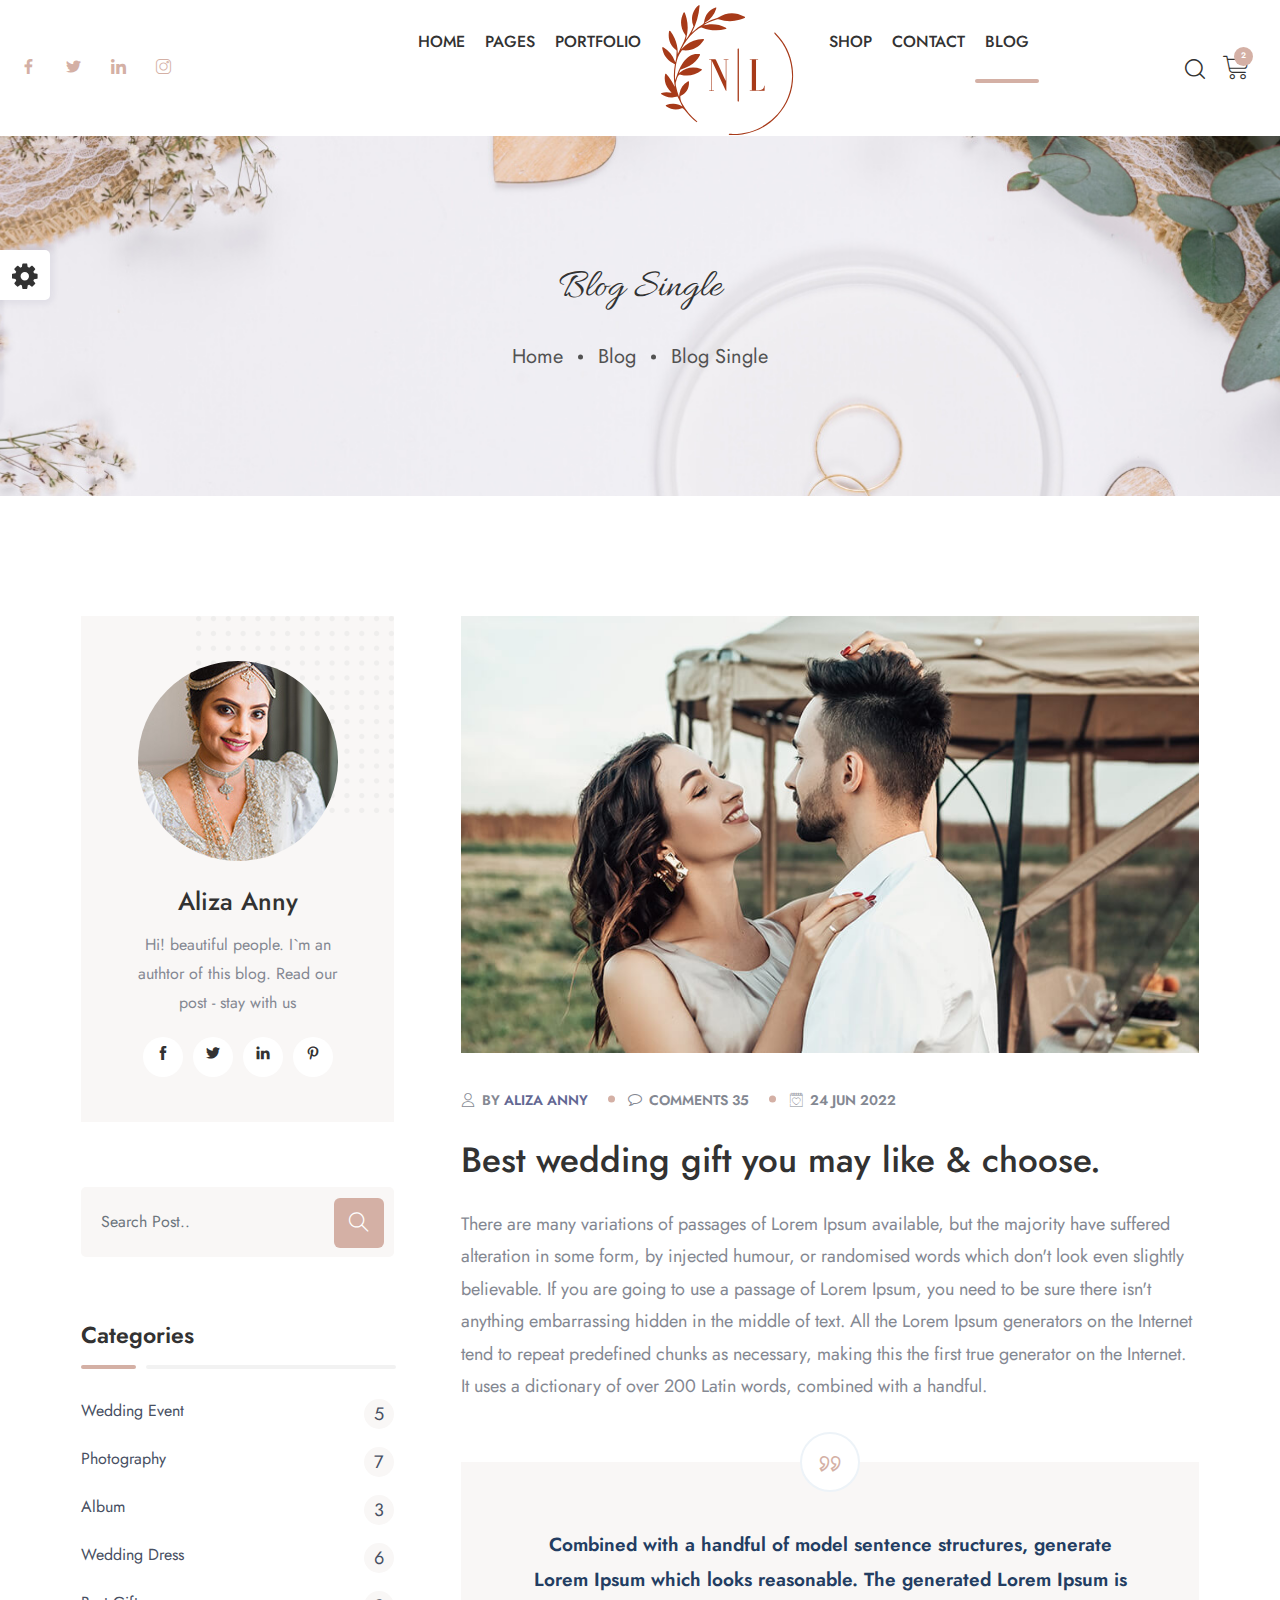
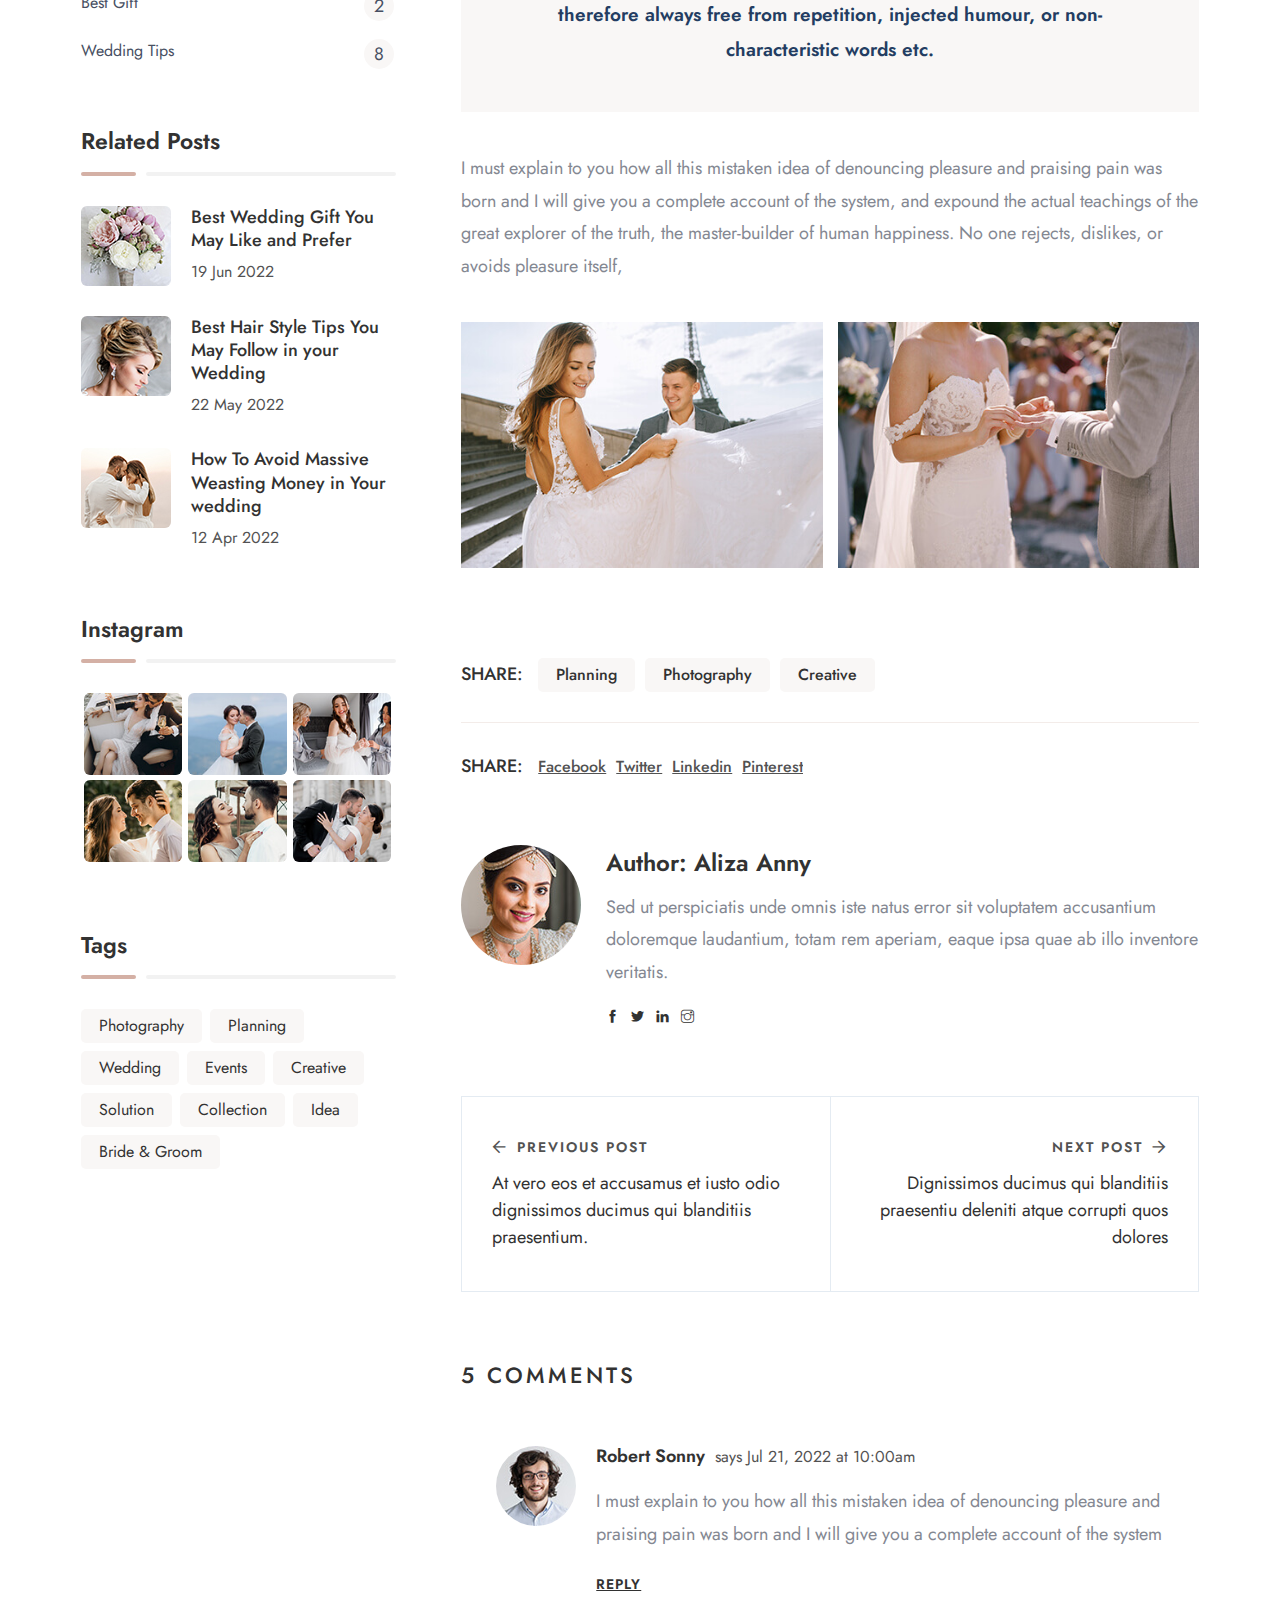
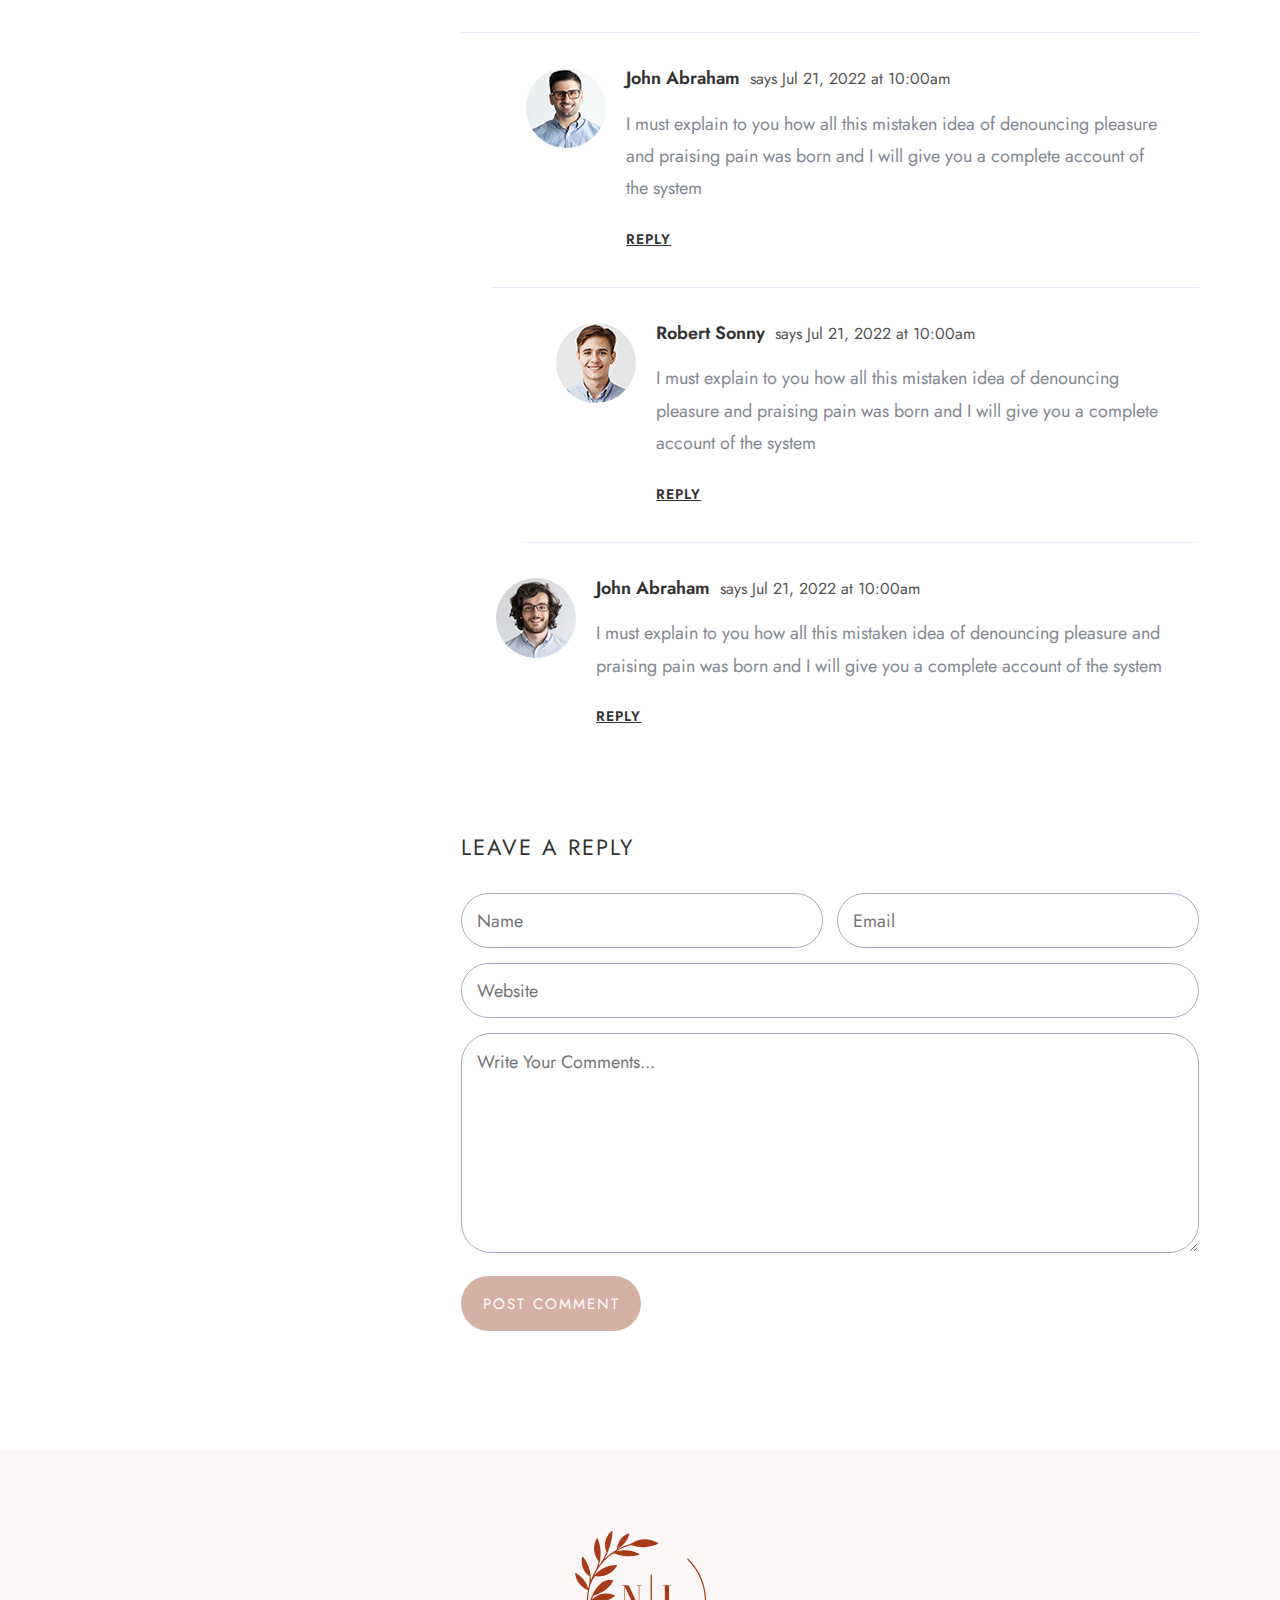
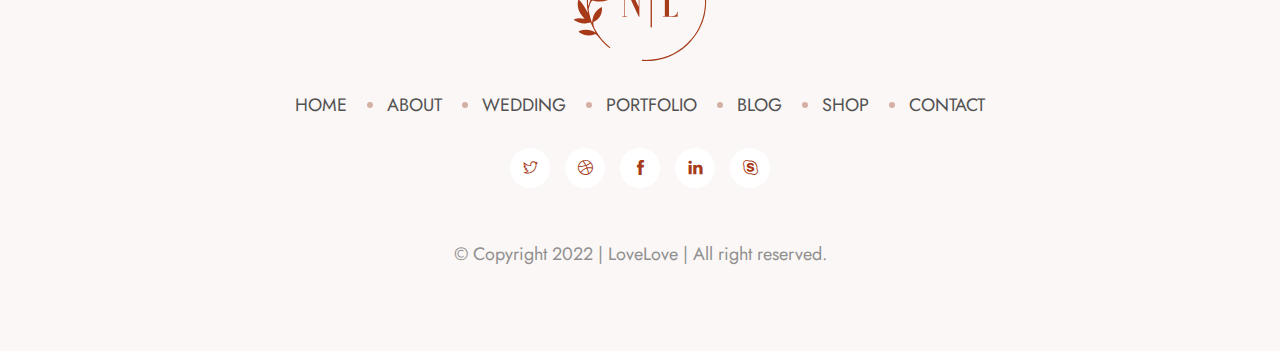
<file: blog-single-left-sidebar.html>
<!DOCTYPE html>
<html lang="en">

<head>
    <meta charset="utf-8">
    <meta http-equiv="X-UA-Compatible" content="IE=edge">
    <meta name="viewport" content="width=device-width, initial-scale=1">
    <meta name="author" content="wpOceans">
    <link rel="shortcut icon" type="image/png" href="assets/images/favicon.png">
    <title> LoveLove - Wedding & Wedding Planner HTML5 Template</title>
    <link href="assets/css/themify-icons.css" rel="stylesheet">
    <link href="assets/css/font-awesome.min.css" rel="stylesheet">
    <link href="assets/css/flaticon.css" rel="stylesheet">
    <link href="assets/css/bootstrap.min.css" rel="stylesheet">
    <link href="assets/css/animate.css" rel="stylesheet">
    <link href="assets/css/owl.carousel.css" rel="stylesheet">
    <link href="assets/css/owl.theme.css" rel="stylesheet">
    <link href="assets/css/slick.css" rel="stylesheet">
    <link href="assets/css/slick-theme.css" rel="stylesheet">
    <link href="assets/css/swiper.min.css" rel="stylesheet">
    <link href="assets/css/nice-select.css" rel="stylesheet">
    <link href="assets/css/owl.transitions.css" rel="stylesheet">
    <link href="assets/css/jquery.fancybox.css" rel="stylesheet">
    <link href="assets/css/odometer-theme-default.css" rel="stylesheet">
    <link href="assets/css/jquery-ui.css" rel="stylesheet">
    <link href="assets/sass/style.css" rel="stylesheet">
</head>

<body>

    <!-- start page-wrapper -->
    <div class="page-wrapper">
        <!-- start preloader -->
        <div class="preloader">
            <div class="vertical-centered-box">
                <div class="content">
                    <div class="loader-circle"></div>
                    <div class="loader-line-mask">
                        <div class="loader-line"></div>
                    </div>
                    <img src="assets/images/preloader.svg" alt="">
                </div>
            </div>
        </div>
        <!-- end preloader -->
        <!-- Start header -->
        <header id="header">
            <div class="wpo-site-header wpo-header-style-1" id="sticky-header">
                <nav class="navigation navbar navbar-expand-lg navbar-light">
                    <div class="container-fluid">
                        <div class="row align-items-center">
                            <div class="col-md-3 col-3 d-lg-none d-block">
                                <div class="mobail-menu">
                                    <button type="button" class="navbar-toggler open-btn">
                                        <span class="sr-only">Toggle navigation</span>
                                        <span class="icon-bar first-angle"></span>
                                        <span class="icon-bar middle-angle"></span>
                                        <span class="icon-bar last-angle"></span>
                                    </button>
                                </div>
                            </div>
                            <div class="col-lg-2 col-md-6 col-6 d-lg-block d-none">
                                <div class="social-info">
                                    <ul>
                                        <li><a href="#"><i class="fi flaticon-facebook-app-symbol"></i></a></li>
                                        <li><a href="#"><i class="fi flaticon-twitter"></i></a></li>
                                        <li><a href="#"><i class="fi flaticon-linkedin"></i></a></li>
                                        <li><a href="#"><i class="fi flaticon-instagram-1"></i></a></li>
                                    </ul>
                                </div>
                            </div>
                            <div class="col-md-6 col-6 d-lg-none dl-block">
                                <div class="navbar-header">
                                    <a class="navbar-brand" href="index.html"><img src="assets/images/logo.svg"
                                            alt=""></a>
                                </div>
                            </div>
                            <div class="col-lg-8 col-md-1 col-1">
                                <div id="navbar" class="collapse navbar-collapse navigation-holder">
                                    <button class="menu-close"><i class="ti-close"></i></button>
                                    <ul class="nav navbar-nav mb-2 mb-lg-0">
                                        <li class="menu-item-has-children">
                                            <a href="#">Home</a>
                                            <ul class="sub-menu">
                                                <li><a href="index.html">Main Home</a></li>
                                                <li><a href="index-2.html">Wedding Planner</a></li>
                                                <li><a href="index-3.html">Announcement Home</a></li>
                                                <li><a href="index-4.html">Wedding Home</a></li>
                                                <li><a href="index-5.html">Asian / Indian Wedding Announcement</a></li>
                                                <li><a href="index-6.html">Asian / Indian Wedding Planner</a></li>
                                                <li><a href="index-7.html">Muslim Wedding</a></li>
                                                <li><a href="index-8.html">Shop Home</a></li>
                                                <li><a href="index-9.html">Wedding Invitation</a></li>
                                            </ul>
                                        </li>
                                        <li class="menu-item-has-children">
                                            <a href="#">Pages</a>
                                            <ul class="sub-menu">
                                                <li><a href="about.html">About</a></li>
                                                <li class="menu-item-has-children">
                                                    <a href="story.html">Our Story</a>
                                                    <ul class="sub-menu">
                                                        <li><a href="story.html">Our Story Style 1</a></li>
                                                        <li><a href="story-2.html">Our Story Style 2</a></li>
                                                        <li><a href="story-3.html">Our Story Style 3</a></li>
                                                        <li><a href="story-4.html">Our Story Style 4</a></li>
                                                    </ul>
                                                </li>
                                                <li><a href="accomodation.html">Accomodation</a></li>
                                                <li class="menu-item-has-children">
                                                    <a href="rsvp.html">RSVP</a>
                                                    <ul class="sub-menu">
                                                        <li><a href="rsvp.html">RSVP Style 1</a></li>
                                                        <li><a href="rsvp-2.html">RSVP Style 2</a></li>
                                                        <li><a href="rsvp-3.html">RSVP Style 3</a></li>
                                                        <li><a href="rsvp-4.html">RSVP Style 4</a></li>
                                                        <li><a href="rsvp-5.html">RSVP Style 5</a></li>
                                                    </ul>
                                                </li>
                                                <li><a href="gallery.html">Gallery</a></li>
                                                <li><a href="planner.html">Planners</a></li>
                                                <li><a href="team-single.html">Planner Single</a></li>
                                                <li><a href="groom-bride.html">Brides & Grooms</a></li>
                                                <li class="menu-item-has-children">
                                                    <a href="service.html">Serevice</a>
                                                    <ul class="sub-menu">
                                                        <li><a href="service.html">Serevice</a></li>
                                                        <li><a href="service-s2.html">Serevice S2</a></li>
                                                        <li><a href="service-s3.html">Serevice S3</a></li>
                                                        <li><a href="service-single.html">Serevice Single</a></li>
                                                    </ul>
                                                </li>
                                                <li><a href="pricing.html">Pricing</a></li>
                                                <li class="menu-item-has-children">
                                                    <a href="#">Auth Pages</a>
                                                    <ul class="sub-menu">
                                                        <li><a href="login.html">Login</a>
                                                        </li>
                                                        <li><a href="register.html">Register</a></li>
                                                        <li><a href="forgot.html">Forgot Password</a></li>
                                                    </ul>
                                                </li>
                                                <li><a href="coming.html">Coming Soon</a></li>
                                                <li><a href="404.html">404 Error</a></li>
                                            </ul>
                                        </li>
                                        <li class="menu-item-has-children">
                                            <a href="portfolio-grid.html">Portfolio</a>
                                            <ul class="sub-menu">
                                                <li><a href="portfolio-grid.html">Portfolio Grid</a></li>
                                                <li><a href="portfolio-masonary.html">Portfolio Masonary</a></li>
                                                <li><a href="portfolio-masonary-s2.html">Portfolio Masonary S2</a></li>
                                                <li><a href="portfolio-masonary-s3.html">Portfolio Masonary S3</a></li>
                                                <li><a href="portfolio-masonary-s4.html">Portfolio Masonary S4</a></li>
                                                <li><a href="portfolio-single.html">Portfolio Single</a></li>
                                            </ul>
                                        </li>
                                        <li class="menu-item-has-children">
                                            <a href="shop.html">Shop</a>
                                            <ul class="sub-menu">
                                                <li><a href="shop.html">Shop</a></li>
                                                <li><a href="shop-single.html">Shop Single</a></li>
                                                <li><a href="cart.html">Cart</a></li>
                                                <li><a href="wishlist.html">Wishlist</a></li>
                                                <li><a href="checkout.html">Checkout</a></li>
                                            </ul>
                                        </li>
                                        <li><a href="contact.html">Contact</a></li>
                                        <li class="menu-item-has-children">
                                            <a class="active" href="blog.html">Blog</a>
                                            <ul class="sub-menu">
                                                <li><a href="blog.html">Blog right sidebar</a></li>
                                                <li><a href="blog-left-sidebar.html">Blog left sidebar</a></li>
                                                <li><a href="blog-fullwidth.html">Blog fullwidth</a></li>
                                                <li class="menu-item-has-children">
                                                    <a href="#">Blog details</a>
                                                    <ul class="sub-menu">
                                                        <li><a href="blog-single.html">Blog details right sidebar</a></li>
                                                        <li><a class="active" href="blog-single-left-sidebar.html">Blog details left sidebar</a></li>
                                                        <li><a href="blog-single-fullwidth.html">Blog details fullwidth</a></li>
                                                    </ul>
                                                </li>
                                            </ul>
                                        </li>
                                    </ul>
                                </div><!-- end of nav-collapse -->
                            </div>
                            <div class="col-lg-2 col-md-2 col-2">
                                <div class="header-right">
                                    <div class="header-search-form-wrapper">
                                        <div class="cart-search-contact">
                                            <button class="search-toggle-btn"><i
                                                    class="fi flaticon-search"></i></button>
                                            <div class="header-search-form">
                                                <form>
                                                    <div>
                                                        <input type="text" class="form-control"
                                                            placeholder="Search here...">
                                                        <button type="submit"><i
                                                                class="fi flaticon-search"></i></button>
                                                    </div>
                                                </form>
                                            </div>
                                        </div>
                                    </div>
                                    <div class="mini-cart">
                                        <button class="cart-toggle-btn"> <i class="fi flaticon-shopping-cart"></i>
                                            <span class="cart-count">2</span></button>
                                        <div class="mini-cart-content">
                                            <button class="mini-cart-close"><i class="ti-close"></i></button>
                                            <div class="mini-cart-items">
                                                <div class="mini-cart-item clearfix">
                                                    <div class="mini-cart-item-image">
                                                        <a href="shop.html"><img
                                                                src="assets/images/shop/mini-cart/img-1.jpg" alt></a>
                                                    </div>
                                                    <div class="mini-cart-item-des">
                                                        <a href="shop.html">Wedding Gown</a>
                                                        <span class="mini-cart-item-price">$20.15 x 1</span>
                                                        <span class="mini-cart-item-quantity"><a href="#"><i
                                                                    class="ti-close"></i></a></span>
                                                    </div>
                                                </div>
                                                <div class="mini-cart-item clearfix">
                                                    <div class="mini-cart-item-image">
                                                        <a href="shop.html"><img
                                                                src="assets/images/shop/mini-cart/img-2.jpg" alt></a>
                                                    </div>
                                                    <div class="mini-cart-item-des">
                                                        <a href="shop.html">Bridal Flower</a>
                                                        <span class="mini-cart-item-price">$13.25 x 2</span>
                                                        <span class="mini-cart-item-quantity"><a href="#"><i
                                                                    class="ti-close"></i></a></span>
                                                    </div>
                                                </div>
                                            </div>
                                            <div class="mini-cart-action clearfix">
                                                <span class="mini-checkout-price">Subtotal:
                                                    <span>$215.14</span></span>
                                                <div class="mini-btn">
                                                    <a href="checkout.html" class="view-cart-btn s1">Checkout</a>
                                                    <a href="cart.html" class="view-cart-btn">View Cart</a>
                                                </div>
                                            </div>
                                        </div>
                                    </div>
                                </div>
                            </div>
                        </div>
                    </div><!-- end of container -->
                </nav>
            </div>
        </header>
        <!-- end of header -->
        <!-- start wpo-page-title -->
        <section class="wpo-page-title">
            <div class="container">
                <div class="row">
                    <div class="col col-xs-12">
                        <div class="wpo-breadcumb-wrap">
                            <h2>Blog Single</h2>
                            <ol class="wpo-breadcumb-wrap">
                                <li><a href="index.html">Home</a></li>
                                <li>Blog</li>
                                <li>Blog Single</li>
                            </ol>
                        </div>
                    </div>
                </div> <!-- end row -->
            </div> <!-- end container -->
        </section>
        <!-- end page-title -->

        <!-- start wpo-blog-single-section -->
        <section class="wpo-blog-single-section wpo-blog-single-left-sidebar-section section-padding">
            <div class="container">
                <div class="row">
                    <div class="col col-lg-8 col-12 order-lg-2">
                        <div class="wpo-blog-content">
                            <div class="post format-standard-image">
                                <div class="entry-media">
                                    <img src="assets/images/blog/img-13.jpg" alt>
                                </div>
                                <div class="entry-meta">
                                    <ul>
                                        <li><i class="fi flaticon-user"></i> By <a href="#">Aliza Anny</a> </li>
                                        <li><i class="fi flaticon-comment-white-oval-bubble"></i> Comments 35 </li>
                                        <li><i class="fi flaticon-calendar"></i> 24 Jun 2022</li>
                                    </ul>
                                </div>
                                <h2>Best wedding gift you may like & choose.</h2>
                                <p>There are many variations of passages of Lorem Ipsum available, but the majority have
                                    suffered alteration in some form, by injected humour, or randomised words which
                                    don't look even slightly believable. If you are going to use a passage of Lorem
                                    Ipsum, you need to be sure there isn't anything embarrassing hidden in the middle of
                                    text. All the Lorem Ipsum generators on the Internet tend to repeat predefined
                                    chunks as necessary, making this the first true generator on the Internet. It uses a
                                    dictionary of over 200 Latin words, combined with a handful.</p>
                                <blockquote>
                                    Combined with a handful of model sentence structures, generate Lorem Ipsum which
                                    looks reasonable. The generated Lorem Ipsum is therefore always free from
                                    repetition, injected humour, or non-characteristic words etc.
                                </blockquote>
                                <p>I must explain to you how all this mistaken idea of denouncing pleasure and praising
                                    pain was born and I will give you a complete account of the system, and expound the
                                    actual teachings of the great explorer of the truth, the master-builder of human
                                    happiness. No one rejects, dislikes, or avoids pleasure itself,</p>

                                <div class="gallery">
                                    <div>
                                        <img src="assets/images/blog-details/1.jpg" alt="">
                                    </div>
                                    <div>
                                        <img src="assets/images/blog-details/2.jpg" alt="">
                                    </div>
                                </div>
                            </div>

                            <div class="tag-share clearfix">
                                <div class="tag">
                                    <span>Share: </span>
                                    <ul>
                                        <li><a href="#">Planning</a></li>
                                        <li><a href="#">photography</a></li>
                                        <li><a href="#"> creative</a></li>
                                    </ul>
                                </div>
                            </div> <!-- end tag-share -->
                            <div class="tag-share-s2 clearfix">
                                <div class="tag">
                                    <span>Share: </span>
                                    <ul>
                                        <li><a href="#">facebook</a></li>
                                        <li><a href="#">twitter</a></li>
                                        <li><a href="#">linkedin</a></li>
                                        <li><a href="#">pinterest</a></li>
                                    </ul>
                                </div>
                            </div> <!-- end tag-share -->

                            <div class="author-box">
                                <div class="author-avatar">
                                    <a href="#" target="_blank"><img src="assets/images/blog-details/author.jpg"
                                            alt></a>
                                </div>
                                <div class="author-content">
                                    <a href="#" class="author-name">Author: Aliza Anny</a>
                                    <p>Sed ut perspiciatis unde omnis iste natus error sit voluptatem accusantium
                                        doloremque laudantium, totam rem aperiam, eaque ipsa quae ab illo inventore
                                        veritatis.</p>
                                    <div class="socials">
                                        <ul class="social-link">
                                            <li><a href="#"><i class="ti-facebook"></i></a></li>
                                            <li><a href="#"><i class="ti-twitter-alt"></i></a></li>
                                            <li><a href="#"><i class="ti-linkedin"></i></a></li>
                                            <li><a href="#"><i class="ti-instagram"></i></a></li>
                                        </ul>
                                    </div>
                                </div>
                            </div> <!-- end author-box -->

                            <div class="more-posts">
                                <div class="previous-post">
                                    <a href="blog.html">
                                        <span class="post-control-link">Previous Post</span>
                                        <span class="post-name">At vero eos et accusamus et iusto odio dignissimos
                                            ducimus qui blanditiis praesentium.</span>
                                    </a>
                                </div>
                                <div class="next-post">
                                    <a href="blog-left-sidebar.html">
                                        <span class="post-control-link">Next Post</span>
                                        <span class="post-name">Dignissimos ducimus qui blanditiis praesentiu deleniti
                                            atque corrupti quos dolores</span>
                                    </a>
                                </div>
                            </div>

                            <div class="comments-area">
                                <div class="comments-section">
                                    <h3 class="comments-title">5 Comments</h3>
                                    <ol class="comments">
                                        <li class="comment even thread-even depth-1" id="comment-1">
                                            <div id="div-comment-1">
                                                <div class="comment-theme">
                                                    <div class="comment-image"><img
                                                            src="assets/images/blog-details/comments-author/img-1.jpg"
                                                            alt></div>
                                                </div>
                                                <div class="comment-main-area">
                                                    <div class="comment-wrapper">
                                                        <div class="comments-meta">
                                                            <h4>Robert Sonny <span class="comments-date">says Jul 21,
                                                                    2022 at 10:00am</span></h4>
                                                        </div>
                                                        <div class="comment-area">
                                                            <p>I must explain to you how all this mistaken idea of
                                                                denouncing pleasure and praising pain was born and I
                                                                will give you a complete account of the system</p>
                                                            <div class="comments-reply">
                                                                <a class="comment-reply-link"
                                                                    href="#"><span>Reply</span></a>
                                                            </div>
                                                        </div>
                                                    </div>
                                                </div>
                                            </div>
                                            <ul class="children">
                                                <li class="comment">
                                                    <div>
                                                        <div class="comment-theme">
                                                            <div class="comment-image"><img
                                                                    src="assets/images/blog-details/comments-author/img-2.jpg"
                                                                    alt></div>
                                                        </div>
                                                        <div class="comment-main-area">
                                                            <div class="comment-wrapper">
                                                                <div class="comments-meta">
                                                                    <h4>John Abraham <span class="comments-date">says
                                                                            Jul 21, 2022 at 10:00am</span></h4>
                                                                </div>
                                                                <div class="comment-area">
                                                                    <p>I must explain to you how all this mistaken idea
                                                                        of denouncing pleasure and praising pain was
                                                                        born and I will give you a complete account of
                                                                        the system</p>
                                                                    <div class="comments-reply">
                                                                        <a class="comment-reply-link"
                                                                            href="#"><span>Reply</span></a>
                                                                    </div>
                                                                </div>
                                                            </div>
                                                        </div>
                                                    </div>
                                                    <ul>
                                                        <li class="comment">
                                                            <div>
                                                                <div class="comment-theme">
                                                                    <div class="comment-image"><img
                                                                            src="assets/images/blog-details/comments-author/img-3.jpg"
                                                                            alt></div>
                                                                </div>
                                                                <div class="comment-main-area">
                                                                    <div class="comment-wrapper">
                                                                        <div class="comments-meta">
                                                                            <h4>Robert Sonny <span
                                                                                    class="comments-date">says Jul 21,
                                                                                    2022 at 10:00am</span></h4>
                                                                        </div>
                                                                        <div class="comment-area">
                                                                            <p>I must explain to you how all this
                                                                                mistaken idea of denouncing pleasure and
                                                                                praising pain was born and I will give
                                                                                you a complete account of the system</p>
                                                                            <div class="comments-reply">
                                                                                <a class="comment-reply-link"
                                                                                    href="#"><span>Reply</span></a>
                                                                            </div>
                                                                        </div>
                                                                    </div>
                                                                </div>
                                                            </div>
                                                        </li>
                                                    </ul>
                                                </li>
                                            </ul>
                                        </li>

                                        <li class="comment">
                                            <div>
                                                <div class="comment-theme">
                                                    <div class="comment-image"><img
                                                            src="assets/images/blog-details/comments-author/img-1.jpg"
                                                            alt></div>
                                                </div>
                                                <div class="comment-main-area">
                                                    <div class="comment-wrapper">
                                                        <div class="comments-meta">
                                                            <h4>John Abraham <span class="comments-date">says Jul 21,
                                                                    2022 at 10:00am</span></h4>
                                                        </div>
                                                        <div class="comment-area">
                                                            <p>I must explain to you how all this mistaken idea of
                                                                denouncing pleasure and praising pain was born and I
                                                                will give you a complete account of the system</p>
                                                            <div class="comments-reply">
                                                                <a class="comment-reply-link"
                                                                    href="#"><span>Reply</span></a>
                                                            </div>
                                                        </div>
                                                    </div>
                                                </div>
                                            </div>
                                        </li>
                                    </ol>
                                </div> <!-- end comments-section -->

                                <div class="comment-respond">
                                    <h3 class="comment-reply-title">Leave a reply</h3>
                                    <form class="comment-form">
                                        <div class="form-inputs">
                                            <input placeholder="Name" type="text">
                                            <input placeholder="Email" type="email">
                                            <input placeholder="Website" type="url">
                                        </div>
                                        <div class="form-textarea">
                                            <textarea id="comment" placeholder="Write Your Comments..."></textarea>
                                        </div>
                                        <div class="form-submit">
                                            <input id="submit" value="Post Comment" type="submit">
                                        </div>
                                    </form>
                                </div>
                            </div> <!-- end comments-area -->
                        </div>
                    </div>
                    <div class="col col-lg-4 order-lg-1">
                        <div class="blog-sidebar">
                            <div class="widget about-widget">
                                <div class="img-holder">
                                    <img src="assets/images/blog/about-widget.jpg" alt>
                                </div>
                                <h4>Aliza Anny</h4>
                                <p>Hi! beautiful people. I`m an authtor of this blog. Read our post - stay with us</p>
                                <div class="social">
                                    <ul class="clearfix">
                                        <li><a href="#"><i class="ti-facebook"></i></a></li>
                                        <li><a href="#"><i class="ti-twitter-alt"></i></a></li>
                                        <li><a href="#"><i class="ti-linkedin"></i></a></li>
                                        <li><a href="#"><i class="ti-pinterest"></i></a></li>
                                    </ul>
                                </div>
                                <div class="aw-shape">
                                    <img src="assets/images/blog/ab.png" alt="">
                                </div>
                            </div>
                            <div class="widget search-widget">
                                <form>
                                    <div>
                                        <input type="text" class="form-control" placeholder="Search Post..">
                                        <button type="submit"><i class="ti-search"></i></button>
                                    </div>
                                </form>
                            </div>
                            <div class="widget category-widget">
                                <h3>Categories</h3>
                                <ul>
                                    <li><a href="blog.html">Wedding Event <span>5</span></a></li>
                                    <li><a href="blog.html">Photography <span>7</span></a></li>
                                    <li><a href="blog.html">Album <span>3</span></a></li>
                                    <li><a href="blog.html">Wedding Dress<span>6</span></a></li>
                                    <li><a href="blog.html">Best Gift <span>2</span></a></li>
                                    <li><a href="blog.html">Wedding Tips <span>8</span></a></li>
                                </ul>
                            </div>
                            <div class="widget recent-post-widget">
                                <h3>Related Posts</h3>
                                <div class="posts">
                                    <div class="post">
                                        <div class="img-holder">
                                            <img src="assets/images/recent-posts/img-1.jpg" alt>
                                        </div>
                                        <div class="details">
                                            <h4><a href="blog-single.html">Best Wedding Gift You May Like and Prefer</a>
                                            </h4>
                                            <span class="date">19 Jun 2022 </span>
                                        </div>
                                    </div>
                                    <div class="post">
                                        <div class="img-holder">
                                            <img src="assets/images/recent-posts/img-2.jpg" alt>
                                        </div>
                                        <div class="details">
                                            <h4><a href="blog-single.html">Best Hair Style Tips You May Follow in your
                                                    Wedding</a></h4>
                                            <span class="date">22 May 2022 </span>
                                        </div>
                                    </div>
                                    <div class="post">
                                        <div class="img-holder">
                                            <img src="assets/images/recent-posts/img-3.jpg" alt>
                                        </div>
                                        <div class="details">
                                            <h4><a href="blog-single.html">How To Avoid Massive Weasting Money in Your
                                                    wedding</a></h4>
                                            <span class="date">12 Apr 2022 </span>
                                        </div>
                                    </div>
                                </div>
                            </div>
                            <div class="widget wpo-instagram-widget">
                                <div class="widget-title">
                                    <h3>Instagram</h3>
                                </div>
                                <ul class="d-flex">
                                    <li><a href="portfolio-single.html"><img src="assets/images/instragram/1.jpg"
                                                alt=""></a></li>
                                    <li><a href="portfolio-single.html"><img src="assets/images/instragram/2.jpg"
                                                alt=""></a></li>
                                    <li><a href="portfolio-single.html"><img src="assets/images/instragram/3.jpg"
                                                alt=""></a></li>
                                    <li><a href="portfolio-single.html"><img src="assets/images/instragram/4.jpg"
                                                alt=""></a></li>
                                    <li><a href="portfolio-single.html"><img src="assets/images/instragram/5.jpg"
                                                alt=""></a></li>
                                    <li><a href="portfolio-single.html"><img src="assets/images/instragram/6.jpg"
                                                alt=""></a></li>
                                </ul>
                            </div>
                            <div class="widget tag-widget">
                                <h3>Tags</h3>
                                <ul>
                                    <li><a href="#">photography</a></li>
                                    <li><a href="#">Planning</a></li>
                                    <li><a href="#">wedding</a></li>
                                    <li><a href="#">events</a></li>
                                    <li><a href="#">creative</a></li>
                                    <li><a href="#">Solution</a></li>
                                    <li><a href="#">collection</a></li>
                                    <li><a href="#">Idea</a></li>
                                    <li><a href="#">bride & groom</a></li>
                                </ul>
                            </div>
                        </div>
                    </div>
                </div>
            </div> <!-- end container -->
        </section>
        <!-- end wpo-blog-single-section -->

        <!-- wpo-site-footer start -->
        <div class="wpo-site-footer text-center">
            <div class="container">
                <div class="row">
                    <div class="col-12">
                        <div class="footer-image">
                            <a class="logo" href="index.html"><img src="assets/images/logo.svg" alt=""></a>
                        </div>
                    </div>
                    <div class="col-12">
                        <div class="footer-link">
                            <ul>
                                <li><a href="index.html">Home</a></li>
                                <li><a href="about.html">About</a></li>
                                <li><a href="index-2.html">Wedding</a></li>
                                <li><a href="portfolio-grid.html">Portfolio</a></li>
                                <li><a href="blog.html">Blog</a></li>
                                <li><a href="shop.html">Shop</a></li>
                                <li><a href="contact.html">Contact</a></li>
                            </ul>
                        </div>
                    </div>
                    <div class="col-12">
                        <div class="link-widget">
                            <ul>
                                <li><a href="#"><i class="ti-twitter"></i></a></li>
                                <li><a href="#"><i class="ti-dribbble"></i></a></li>
                                <li><a href="#"><i class="ti-facebook"></i></a></li>
                                <li><a href="#"><i class="ti-linkedin"></i></a></li>
                                <li><a href="#"><i class="ti-skype"></i></a></li>
                            </ul>
                        </div>
                    </div>
                    <div class="col-12">
                        <div class="copyright">
                            <p>© Copyright 2022 | <a href="index.html">LoveLove</a> | All right reserved.</p>
                        </div>
                    </div>
                </div>
            </div>
        </div>
        <!-- wpo-site-footer end -->

        <!-- color-switcher -->
        <div class="color-switcher-wrap">
            <div class="color-switcher-item">
                <div class="color-toggle-btn">
                    <i class="fa fa-cog"></i>
                </div>
                <ul id="switcher">
                    <li class="btn btn1" id="Button1"></li>
                    <li class="btn btn2" id="Button2"></li>
                    <li class="btn btn3" id="Button3"></li>
                    <li class="btn btn4" id="Button4"></li>
                    <li class="btn btn5" id="Button5"></li>
                    <li class="btn btn6" id="Button6"></li>
                    <li class="btn btn7" id="Button7"></li>
                    <li class="btn btn8" id="Button8"></li>
                    <li class="btn btn9" id="Button9"></li>
                    <li class="btn btn10" id="Button10"></li>
                    <li class="btn btn11" id="Button11"></li>
                    <li class="btn btn12" id="Button12"></li>
                </ul>
            </div>
        </div>

    </div>
    <!-- end of page-wrapper -->

    <!-- All JavaScript files
    ================================================== -->
    <script src="assets/js/jquery.min.js"></script>
    <script src="assets/js/bootstrap.bundle.min.js"></script>
    <!-- Plugins for this template -->
    <script src="assets/js/modernizr.custom.js"></script>
    <script src="assets/js/jquery.dlmenu.js"></script>
    <script src="assets/js/jquery-plugin-collection.js"></script>
    <!-- Custom script for this template -->
    <script src="assets/js/script.js"></script>
</body>

</html>
</file>
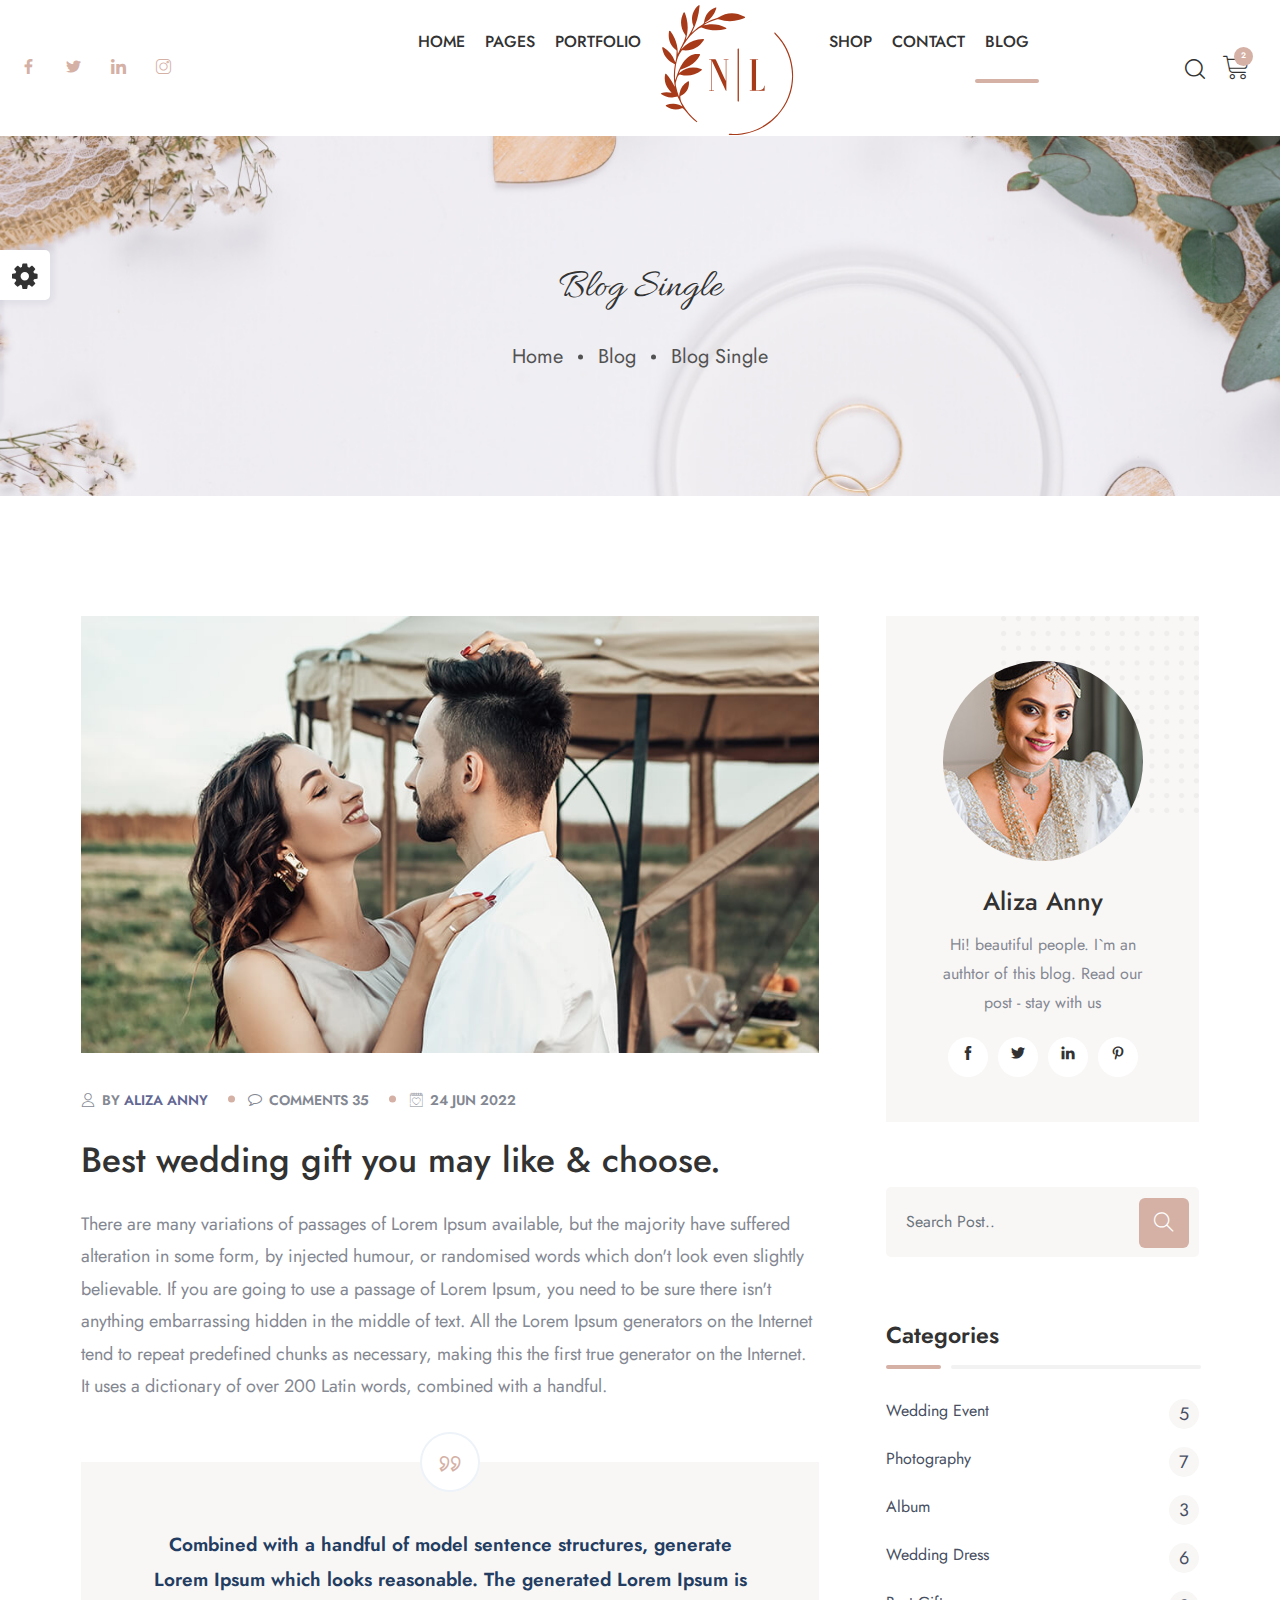
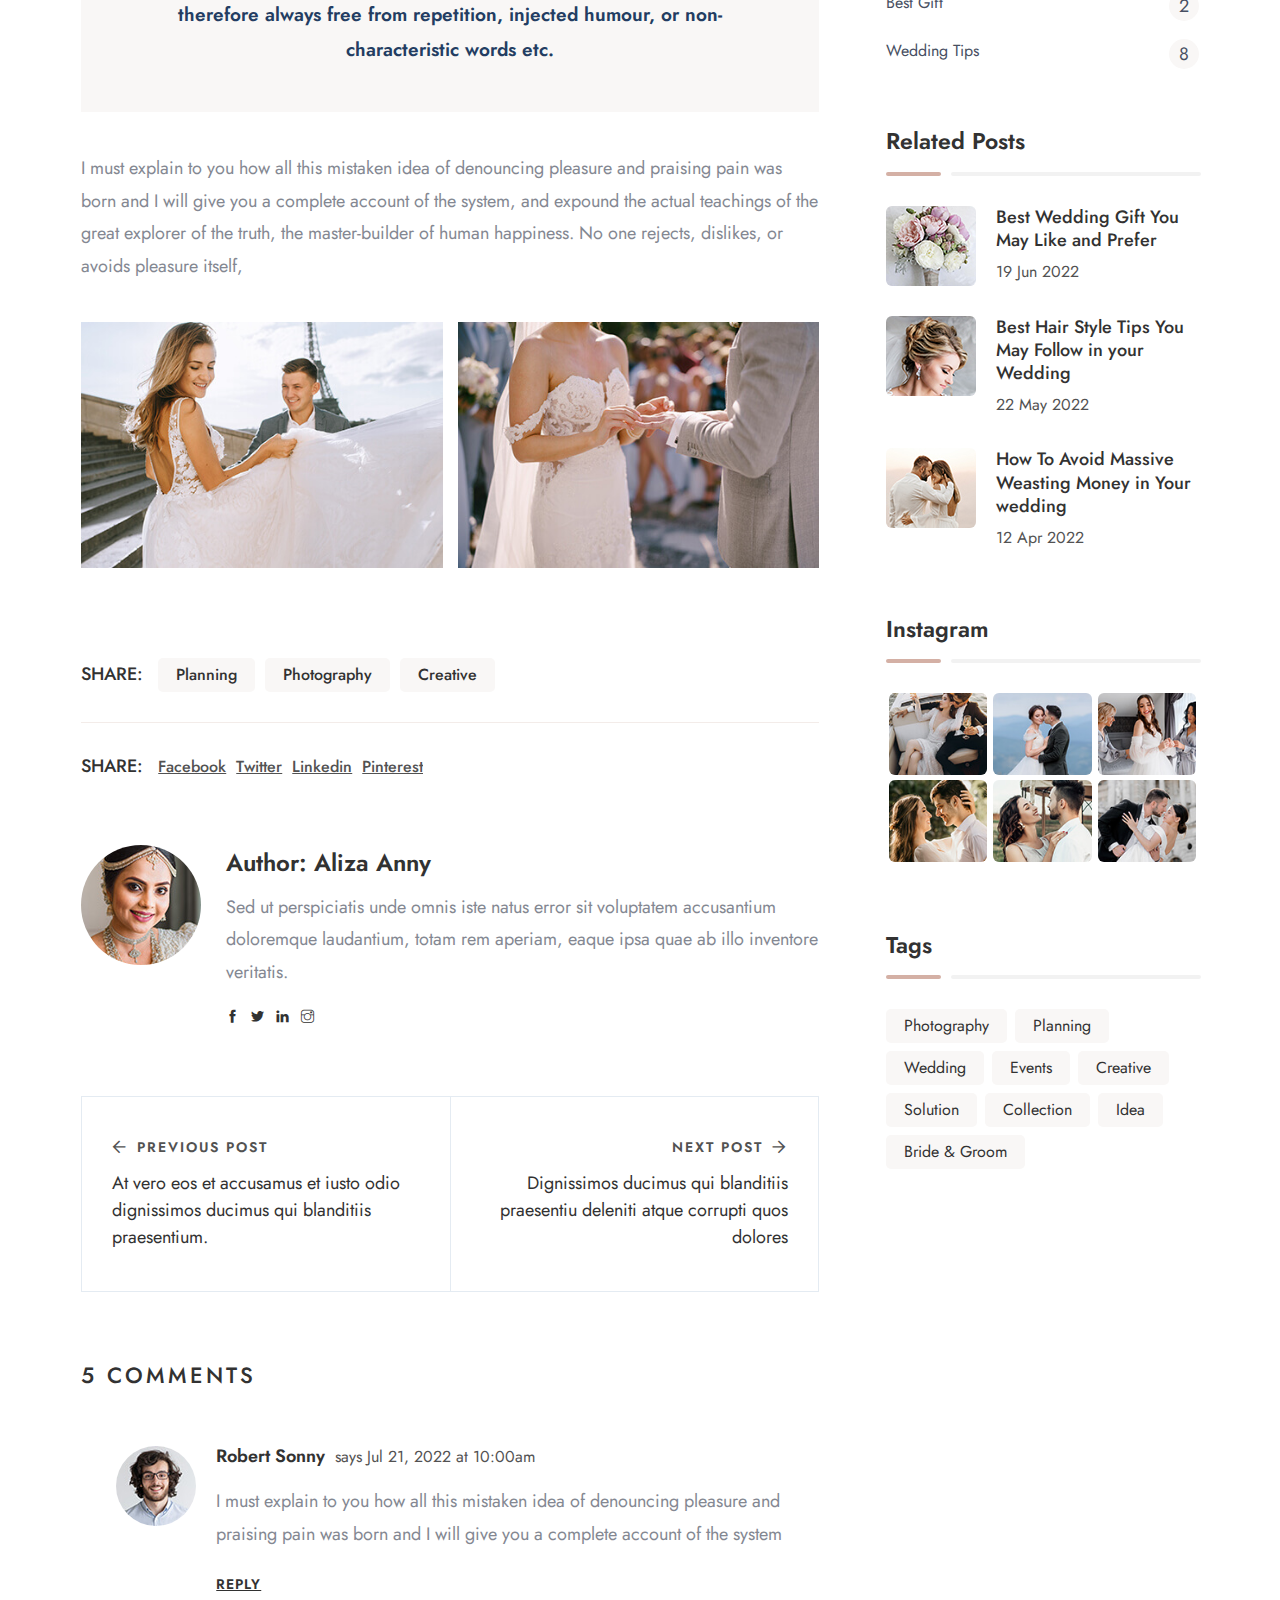
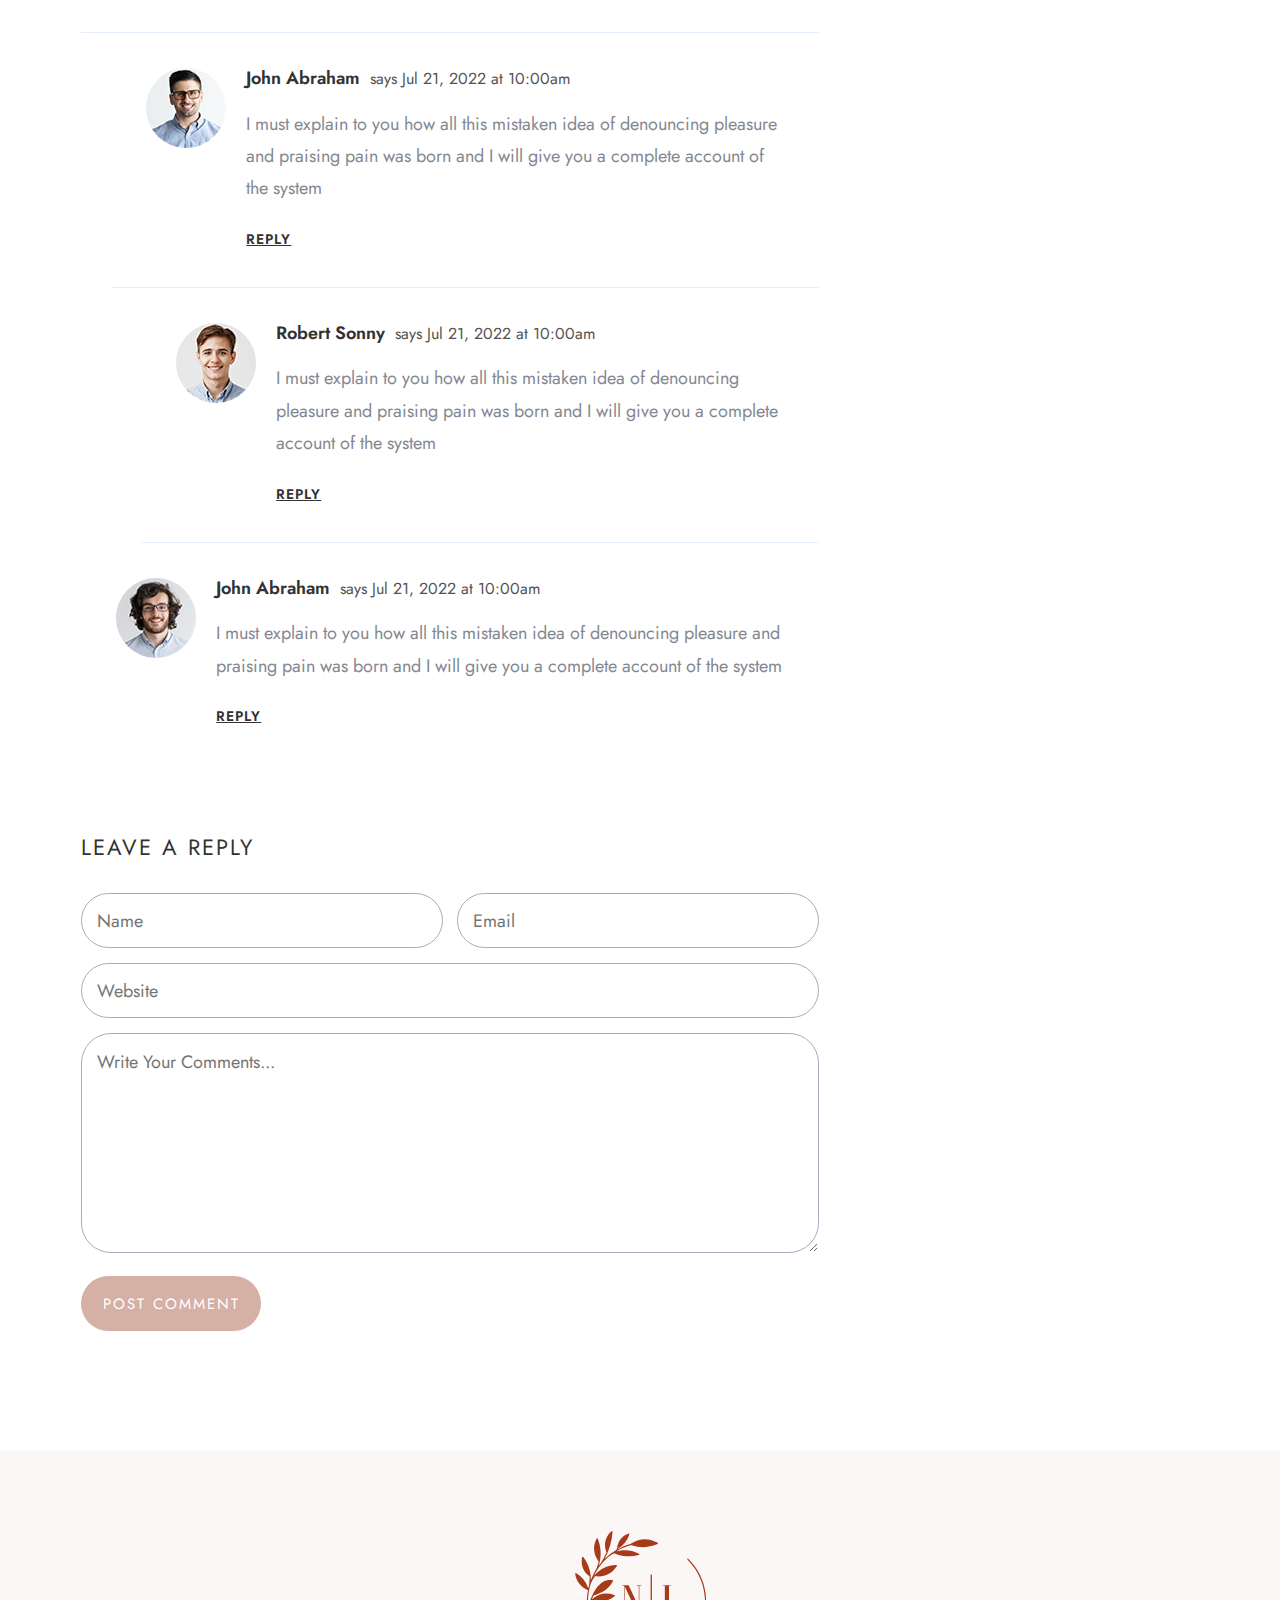
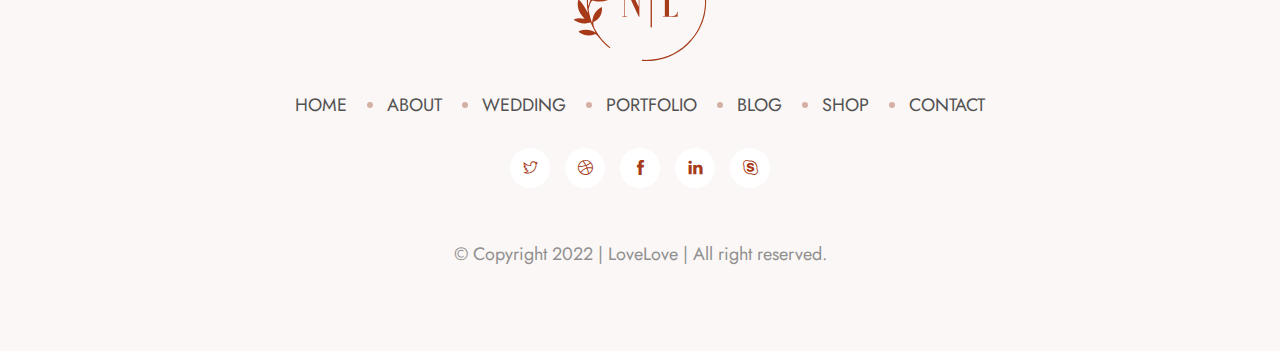
<file: blog-single.html>
<!DOCTYPE html>
<html lang="en">

<head>
    <meta charset="utf-8">
    <meta http-equiv="X-UA-Compatible" content="IE=edge">
    <meta name="viewport" content="width=device-width, initial-scale=1">
    <meta name="author" content="wpOceans">
    <link rel="shortcut icon" type="image/png" href="assets/images/favicon.png">
    <title> LoveLove - Wedding & Wedding Planner HTML5 Template</title>
    <link href="assets/css/themify-icons.css" rel="stylesheet">
    <link href="assets/css/font-awesome.min.css" rel="stylesheet">
    <link href="assets/css/flaticon.css" rel="stylesheet">
    <link href="assets/css/bootstrap.min.css" rel="stylesheet">
    <link href="assets/css/animate.css" rel="stylesheet">
    <link href="assets/css/owl.carousel.css" rel="stylesheet">
    <link href="assets/css/owl.theme.css" rel="stylesheet">
    <link href="assets/css/slick.css" rel="stylesheet">
    <link href="assets/css/slick-theme.css" rel="stylesheet">
    <link href="assets/css/swiper.min.css" rel="stylesheet">
    <link href="assets/css/nice-select.css" rel="stylesheet">
    <link href="assets/css/owl.transitions.css" rel="stylesheet">
    <link href="assets/css/jquery.fancybox.css" rel="stylesheet">
    <link href="assets/css/odometer-theme-default.css" rel="stylesheet">
    <link href="assets/css/jquery-ui.css" rel="stylesheet">
    <link href="assets/sass/style.css" rel="stylesheet">
</head>

<body>

    <!-- start page-wrapper -->
    <div class="page-wrapper">
        <!-- start preloader -->
        <div class="preloader">
            <div class="vertical-centered-box">
                <div class="content">
                    <div class="loader-circle"></div>
                    <div class="loader-line-mask">
                        <div class="loader-line"></div>
                    </div>
                    <img src="assets/images/preloader.svg" alt="">
                </div>
            </div>
        </div>
        <!-- end preloader -->
        <!-- Start header -->
        <header id="header">
            <div class="wpo-site-header wpo-header-style-1" id="sticky-header">
                <nav class="navigation navbar navbar-expand-lg navbar-light">
                    <div class="container-fluid">
                        <div class="row align-items-center">
                            <div class="col-md-3 col-3 d-lg-none d-block">
                                <div class="mobail-menu">
                                    <button type="button" class="navbar-toggler open-btn">
                                        <span class="sr-only">Toggle navigation</span>
                                        <span class="icon-bar first-angle"></span>
                                        <span class="icon-bar middle-angle"></span>
                                        <span class="icon-bar last-angle"></span>
                                    </button>
                                </div>
                            </div>
                            <div class="col-lg-2 col-md-6 col-6 d-lg-block d-none">
                                <div class="social-info">
                                    <ul>
                                        <li><a href="#"><i class="fi flaticon-facebook-app-symbol"></i></a></li>
                                        <li><a href="#"><i class="fi flaticon-twitter"></i></a></li>
                                        <li><a href="#"><i class="fi flaticon-linkedin"></i></a></li>
                                        <li><a href="#"><i class="fi flaticon-instagram-1"></i></a></li>
                                    </ul>
                                </div>
                            </div>
                            <div class="col-md-6 col-6 d-lg-none dl-block">
                                <div class="navbar-header">
                                    <a class="navbar-brand" href="index.html"><img src="assets/images/logo.svg"
                                            alt=""></a>
                                </div>
                            </div>
                            <div class="col-lg-8 col-md-1 col-1">
                                <div id="navbar" class="collapse navbar-collapse navigation-holder">
                                    <button class="menu-close"><i class="ti-close"></i></button>
                                    <ul class="nav navbar-nav mb-2 mb-lg-0">
                                        <li class="menu-item-has-children">
                                            <a href="#">Home</a>
                                            <ul class="sub-menu">
                                                <li><a href="index.html">Main Home</a></li>
                                                <li><a href="index-2.html">Wedding Planner</a></li>
                                                <li><a href="index-3.html">Announcement Home</a></li>
                                                <li><a href="index-4.html">Wedding Home</a></li>
                                                <li><a href="index-5.html">Asian / Indian Wedding Announcement</a></li>
                                                <li><a href="index-6.html">Asian / Indian Wedding Planner</a></li>
                                                <li><a href="index-7.html">Muslim Wedding</a></li>
                                                <li><a href="index-8.html">Shop Home</a></li>
                                                <li><a href="index-9.html">Wedding Invitation</a></li>
                                            </ul>
                                        </li>
                                        <li class="menu-item-has-children">
                                            <a href="#">Pages</a>
                                            <ul class="sub-menu">
                                                <li><a href="about.html">About</a></li>
                                                <li class="menu-item-has-children">
                                                    <a href="story.html">Our Story</a>
                                                    <ul class="sub-menu">
                                                        <li><a href="story.html">Our Story Style 1</a></li>
                                                        <li><a href="story-2.html">Our Story Style 2</a></li>
                                                        <li><a href="story-3.html">Our Story Style 3</a></li>
                                                        <li><a href="story-4.html">Our Story Style 4</a></li>
                                                    </ul>
                                                </li>
                                                <li><a href="accomodation.html">Accomodation</a></li>
                                                <li class="menu-item-has-children">
                                                    <a href="rsvp.html">RSVP</a>
                                                    <ul class="sub-menu">
                                                        <li><a href="rsvp.html">RSVP Style 1</a></li>
                                                        <li><a href="rsvp-2.html">RSVP Style 2</a></li>
                                                        <li><a href="rsvp-3.html">RSVP Style 3</a></li>
                                                        <li><a href="rsvp-4.html">RSVP Style 4</a></li>
                                                        <li><a href="rsvp-5.html">RSVP Style 5</a></li>
                                                    </ul>
                                                </li>
                                                <li><a href="gallery.html">Gallery</a></li>
                                                <li><a href="planner.html">Planners</a></li>
                                                <li><a href="team-single.html">Planner Single</a></li>
                                                <li><a href="groom-bride.html">Brides & Grooms</a></li>
                                                <li class="menu-item-has-children">
                                                    <a href="service.html">Serevice</a>
                                                    <ul class="sub-menu">
                                                        <li><a href="service.html">Serevice</a></li>
                                                        <li><a href="service-s2.html">Serevice S2</a></li>
                                                        <li><a href="service-s3.html">Serevice S3</a></li>
                                                        <li><a href="service-single.html">Serevice Single</a></li>
                                                    </ul>
                                                </li>
                                                <li><a href="pricing.html">Pricing</a></li>
                                                <li class="menu-item-has-children">
                                                    <a href="#">Auth Pages</a>
                                                    <ul class="sub-menu">
                                                        <li><a href="login.html">Login</a>
                                                        </li>
                                                        <li><a href="register.html">Register</a></li>
                                                        <li><a href="forgot.html">Forgot Password</a></li>
                                                    </ul>
                                                </li>
                                                <li><a href="coming.html">Coming Soon</a></li>
                                                <li><a href="404.html">404 Error</a></li>
                                            </ul>
                                        </li>
                                        <li class="menu-item-has-children">
                                            <a href="portfolio-grid.html">Portfolio</a>
                                            <ul class="sub-menu">
                                                <li><a href="portfolio-grid.html">Portfolio Grid</a></li>
                                                <li><a href="portfolio-masonary.html">Portfolio Masonary</a></li>
                                                <li><a href="portfolio-masonary-s2.html">Portfolio Masonary S2</a></li>
                                                <li><a href="portfolio-masonary-s3.html">Portfolio Masonary S3</a></li>
                                                <li><a href="portfolio-masonary-s4.html">Portfolio Masonary S4</a></li>
                                                <li><a href="portfolio-single.html">Portfolio Single</a></li>
                                            </ul>
                                        </li>
                                        <li class="menu-item-has-children">
                                            <a href="shop.html">Shop</a>
                                            <ul class="sub-menu">
                                                <li><a href="shop.html">Shop</a></li>
                                                <li><a href="shop-single.html">Shop Single</a></li>
                                                <li><a href="cart.html">Cart</a></li>
                                                <li><a href="wishlist.html">Wishlist</a></li>
                                                <li><a href="checkout.html">Checkout</a></li>
                                            </ul>
                                        </li>
                                        <li><a href="contact.html">Contact</a></li>
                                        <li class="menu-item-has-children">
                                            <a class="active" href="blog.html">Blog</a>
                                            <ul class="sub-menu">
                                                <li><a href="blog.html">Blog right sidebar</a></li>
                                                <li><a href="blog-left-sidebar.html">Blog left sidebar</a></li>
                                                <li><a href="blog-fullwidth.html">Blog fullwidth</a></li>
                                                <li class="menu-item-has-children">
                                                    <a href="#">Blog details</a>
                                                    <ul class="sub-menu">
                                                        <li><a class="active" href="blog-single.html">Blog details right sidebar</a></li>
                                                        <li><a href="blog-single-left-sidebar.html">Blog details left sidebar</a></li>
                                                        <li><a href="blog-single-fullwidth.html">Blog details fullwidth</a></li>
                                                    </ul>
                                                </li>
                                            </ul>
                                        </li>
                                    </ul>
                                </div><!-- end of nav-collapse -->
                            </div>
                            <div class="col-lg-2 col-md-2 col-2">
                                <div class="header-right">
                                    <div class="header-search-form-wrapper">
                                        <div class="cart-search-contact">
                                            <button class="search-toggle-btn"><i
                                                    class="fi flaticon-search"></i></button>
                                            <div class="header-search-form">
                                                <form>
                                                    <div>
                                                        <input type="text" class="form-control"
                                                            placeholder="Search here...">
                                                        <button type="submit"><i
                                                                class="fi flaticon-search"></i></button>
                                                    </div>
                                                </form>
                                            </div>
                                        </div>
                                    </div>
                                    <div class="mini-cart">
                                        <button class="cart-toggle-btn"> <i class="fi flaticon-shopping-cart"></i>
                                            <span class="cart-count">2</span></button>
                                        <div class="mini-cart-content">
                                            <button class="mini-cart-close"><i class="ti-close"></i></button>
                                            <div class="mini-cart-items">
                                                <div class="mini-cart-item clearfix">
                                                    <div class="mini-cart-item-image">
                                                        <a href="shop.html"><img
                                                                src="assets/images/shop/mini-cart/img-1.jpg" alt></a>
                                                    </div>
                                                    <div class="mini-cart-item-des">
                                                        <a href="shop.html">Wedding Gown</a>
                                                        <span class="mini-cart-item-price">$20.15 x 1</span>
                                                        <span class="mini-cart-item-quantity"><a href="#"><i
                                                                    class="ti-close"></i></a></span>
                                                    </div>
                                                </div>
                                                <div class="mini-cart-item clearfix">
                                                    <div class="mini-cart-item-image">
                                                        <a href="shop.html"><img
                                                                src="assets/images/shop/mini-cart/img-2.jpg" alt></a>
                                                    </div>
                                                    <div class="mini-cart-item-des">
                                                        <a href="shop.html">Bridal Flower</a>
                                                        <span class="mini-cart-item-price">$13.25 x 2</span>
                                                        <span class="mini-cart-item-quantity"><a href="#"><i
                                                                    class="ti-close"></i></a></span>
                                                    </div>
                                                </div>
                                            </div>
                                            <div class="mini-cart-action clearfix">
                                                <span class="mini-checkout-price">Subtotal:
                                                    <span>$215.14</span></span>
                                                <div class="mini-btn">
                                                    <a href="checkout.html" class="view-cart-btn s1">Checkout</a>
                                                    <a href="cart.html" class="view-cart-btn">View Cart</a>
                                                </div>
                                            </div>
                                        </div>
                                    </div>
                                </div>
                            </div>
                        </div>
                    </div><!-- end of container -->
                </nav>
            </div>
        </header>
        <!-- end of header -->
        <!-- start wpo-page-title -->
        <section class="wpo-page-title">
            <div class="container">
                <div class="row">
                    <div class="col col-xs-12">
                        <div class="wpo-breadcumb-wrap">
                            <h2>Blog Single</h2>
                            <ol class="wpo-breadcumb-wrap">
                                <li><a href="index.html">Home</a></li>
                                <li>Blog</li>
                                <li>Blog Single</li>
                            </ol>
                        </div>
                    </div>
                </div> <!-- end row -->
            </div> <!-- end container -->
        </section>
        <!-- end page-title -->

        <!-- start wpo-blog-single-section -->
        <section class="wpo-blog-single-section section-padding">
            <div class="container">
                <div class="row">
                    <div class="col col-lg-8 col-12">
                        <div class="wpo-blog-content">
                            <div class="post format-standard-image">
                                <div class="entry-media">
                                    <img src="assets/images/blog/img-13.jpg" alt>
                                </div>
                                <div class="entry-meta">
                                    <ul>
                                        <li><i class="fi flaticon-user"></i> By <a href="#">Aliza Anny</a> </li>
                                        <li><i class="fi flaticon-comment-white-oval-bubble"></i> Comments 35 </li>
                                        <li><i class="fi flaticon-calendar"></i> 24 Jun 2022</li>
                                    </ul>
                                </div>
                                <h2>Best wedding gift you may like & choose.</h2>
                                <p>There are many variations of passages of Lorem Ipsum available, but the majority have
                                    suffered alteration in some form, by injected humour, or randomised words which
                                    don't look even slightly believable. If you are going to use a passage of Lorem
                                    Ipsum, you need to be sure there isn't anything embarrassing hidden in the middle of
                                    text. All the Lorem Ipsum generators on the Internet tend to repeat predefined
                                    chunks as necessary, making this the first true generator on the Internet. It uses a
                                    dictionary of over 200 Latin words, combined with a handful.</p>
                                <blockquote>
                                    Combined with a handful of model sentence structures, generate Lorem Ipsum which
                                    looks reasonable. The generated Lorem Ipsum is therefore always free from
                                    repetition, injected humour, or non-characteristic words etc.
                                </blockquote>
                                <p>I must explain to you how all this mistaken idea of denouncing pleasure and praising
                                    pain was born and I will give you a complete account of the system, and expound the
                                    actual teachings of the great explorer of the truth, the master-builder of human
                                    happiness. No one rejects, dislikes, or avoids pleasure itself,</p>

                                <div class="gallery">
                                    <div>
                                        <img src="assets/images/blog-details/1.jpg" alt="">
                                    </div>
                                    <div>
                                        <img src="assets/images/blog-details/2.jpg" alt="">
                                    </div>
                                </div>
                            </div>

                            <div class="tag-share clearfix">
                                <div class="tag">
                                    <span>Share: </span>
                                    <ul>
                                        <li><a href="#">Planning</a></li>
                                        <li><a href="#">photography</a></li>
                                        <li><a href="#"> creative</a></li>
                                    </ul>
                                </div>
                            </div> <!-- end tag-share -->
                            <div class="tag-share-s2 clearfix">
                                <div class="tag">
                                    <span>Share: </span>
                                    <ul>
                                        <li><a href="#">facebook</a></li>
                                        <li><a href="#">twitter</a></li>
                                        <li><a href="#">linkedin</a></li>
                                        <li><a href="#">pinterest</a></li>
                                    </ul>
                                </div>
                            </div> <!-- end tag-share -->

                            <div class="author-box">
                                <div class="author-avatar">
                                    <a href="#" target="_blank"><img src="assets/images/blog-details/author.jpg"
                                            alt></a>
                                </div>
                                <div class="author-content">
                                    <a href="#" class="author-name">Author: Aliza Anny</a>
                                    <p>Sed ut perspiciatis unde omnis iste natus error sit voluptatem accusantium
                                        doloremque laudantium, totam rem aperiam, eaque ipsa quae ab illo inventore
                                        veritatis.</p>
                                    <div class="socials">
                                        <ul class="social-link">
                                            <li><a href="#"><i class="ti-facebook"></i></a></li>
                                            <li><a href="#"><i class="ti-twitter-alt"></i></a></li>
                                            <li><a href="#"><i class="ti-linkedin"></i></a></li>
                                            <li><a href="#"><i class="ti-instagram"></i></a></li>
                                        </ul>
                                    </div>
                                </div>
                            </div> <!-- end author-box -->

                            <div class="more-posts">
                                <div class="previous-post">
                                    <a href="blog.html">
                                        <span class="post-control-link">Previous Post</span>
                                        <span class="post-name">At vero eos et accusamus et iusto odio dignissimos
                                            ducimus qui blanditiis praesentium.</span>
                                    </a>
                                </div>
                                <div class="next-post">
                                    <a href="blog-left-sidebar.html">
                                        <span class="post-control-link">Next Post</span>
                                        <span class="post-name">Dignissimos ducimus qui blanditiis praesentiu deleniti
                                            atque corrupti quos dolores</span>
                                    </a>
                                </div>
                            </div>

                            <div class="comments-area">
                                <div class="comments-section">
                                    <h3 class="comments-title">5 Comments</h3>
                                    <ol class="comments">
                                        <li class="comment even thread-even depth-1" id="comment-1">
                                            <div id="div-comment-1">
                                                <div class="comment-theme">
                                                    <div class="comment-image"><img
                                                            src="assets/images/blog-details/comments-author/img-1.jpg"
                                                            alt></div>
                                                </div>
                                                <div class="comment-main-area">
                                                    <div class="comment-wrapper">
                                                        <div class="comments-meta">
                                                            <h4>Robert Sonny <span class="comments-date">says Jul 21,
                                                                    2022 at 10:00am</span></h4>
                                                        </div>
                                                        <div class="comment-area">
                                                            <p>I must explain to you how all this mistaken idea of
                                                                denouncing pleasure and praising pain was born and I
                                                                will give you a complete account of the system</p>
                                                            <div class="comments-reply">
                                                                <a class="comment-reply-link"
                                                                    href="#"><span>Reply</span></a>
                                                            </div>
                                                        </div>
                                                    </div>
                                                </div>
                                            </div>
                                            <ul class="children">
                                                <li class="comment">
                                                    <div>
                                                        <div class="comment-theme">
                                                            <div class="comment-image"><img
                                                                    src="assets/images/blog-details/comments-author/img-2.jpg"
                                                                    alt></div>
                                                        </div>
                                                        <div class="comment-main-area">
                                                            <div class="comment-wrapper">
                                                                <div class="comments-meta">
                                                                    <h4>John Abraham <span class="comments-date">says
                                                                            Jul 21, 2022 at 10:00am</span></h4>
                                                                </div>
                                                                <div class="comment-area">
                                                                    <p>I must explain to you how all this mistaken idea
                                                                        of denouncing pleasure and praising pain was
                                                                        born and I will give you a complete account of
                                                                        the system</p>
                                                                    <div class="comments-reply">
                                                                        <a class="comment-reply-link"
                                                                            href="#"><span>Reply</span></a>
                                                                    </div>
                                                                </div>
                                                            </div>
                                                        </div>
                                                    </div>
                                                    <ul>
                                                        <li class="comment">
                                                            <div>
                                                                <div class="comment-theme">
                                                                    <div class="comment-image"><img
                                                                            src="assets/images/blog-details/comments-author/img-3.jpg"
                                                                            alt></div>
                                                                </div>
                                                                <div class="comment-main-area">
                                                                    <div class="comment-wrapper">
                                                                        <div class="comments-meta">
                                                                            <h4>Robert Sonny <span
                                                                                    class="comments-date">says Jul 21,
                                                                                    2022 at 10:00am</span></h4>
                                                                        </div>
                                                                        <div class="comment-area">
                                                                            <p>I must explain to you how all this
                                                                                mistaken idea of denouncing pleasure and
                                                                                praising pain was born and I will give
                                                                                you a complete account of the system</p>
                                                                            <div class="comments-reply">
                                                                                <a class="comment-reply-link"
                                                                                    href="#"><span>Reply</span></a>
                                                                            </div>
                                                                        </div>
                                                                    </div>
                                                                </div>
                                                            </div>
                                                        </li>
                                                    </ul>
                                                </li>
                                            </ul>
                                        </li>

                                        <li class="comment">
                                            <div>
                                                <div class="comment-theme">
                                                    <div class="comment-image"><img
                                                            src="assets/images/blog-details/comments-author/img-1.jpg"
                                                            alt></div>
                                                </div>
                                                <div class="comment-main-area">
                                                    <div class="comment-wrapper">
                                                        <div class="comments-meta">
                                                            <h4>John Abraham <span class="comments-date">says Jul 21,
                                                                    2022 at 10:00am</span></h4>
                                                        </div>
                                                        <div class="comment-area">
                                                            <p>I must explain to you how all this mistaken idea of
                                                                denouncing pleasure and praising pain was born and I
                                                                will give you a complete account of the system</p>
                                                            <div class="comments-reply">
                                                                <a class="comment-reply-link"
                                                                    href="#"><span>Reply</span></a>
                                                            </div>
                                                        </div>
                                                    </div>
                                                </div>
                                            </div>
                                        </li>
                                    </ol>
                                </div> <!-- end comments-section -->

                                <div class="comment-respond">
                                    <h3 class="comment-reply-title">Leave a reply</h3>
                                    <form class="comment-form">
                                        <div class="form-inputs">
                                            <input placeholder="Name" type="text">
                                            <input placeholder="Email" type="email">
                                            <input placeholder="Website" type="url">
                                        </div>
                                        <div class="form-textarea">
                                            <textarea id="comment" placeholder="Write Your Comments..."></textarea>
                                        </div>
                                        <div class="form-submit">
                                            <input id="submit" value="Post Comment" type="submit">
                                        </div>
                                    </form>
                                </div>
                            </div> <!-- end comments-area -->
                        </div>
                    </div>
                    <div class="col col-lg-4">
                        <div class="blog-sidebar">
                            <div class="widget about-widget">
                                <div class="img-holder">
                                    <img src="assets/images/blog/about-widget.jpg" alt>
                                </div>
                                <h4>Aliza Anny</h4>
                                <p>Hi! beautiful people. I`m an authtor of this blog. Read our post - stay with us</p>
                                <div class="social">
                                    <ul class="clearfix">
                                        <li><a href="#"><i class="ti-facebook"></i></a></li>
                                        <li><a href="#"><i class="ti-twitter-alt"></i></a></li>
                                        <li><a href="#"><i class="ti-linkedin"></i></a></li>
                                        <li><a href="#"><i class="ti-pinterest"></i></a></li>
                                    </ul>
                                </div>
                                <div class="aw-shape">
                                    <img src="assets/images/blog/ab.png" alt="">
                                </div>
                            </div>
                            <div class="widget search-widget">
                                <form>
                                    <div>
                                        <input type="text" class="form-control" placeholder="Search Post..">
                                        <button type="submit"><i class="ti-search"></i></button>
                                    </div>
                                </form>
                            </div>
                            <div class="widget category-widget">
                                <h3>Categories</h3>
                                <ul>
                                    <li><a href="blog.html">Wedding Event <span>5</span></a></li>
                                    <li><a href="blog.html">Photography <span>7</span></a></li>
                                    <li><a href="blog.html">Album <span>3</span></a></li>
                                    <li><a href="blog.html">Wedding Dress<span>6</span></a></li>
                                    <li><a href="blog.html">Best Gift <span>2</span></a></li>
                                    <li><a href="blog.html">Wedding Tips <span>8</span></a></li>
                                </ul>
                            </div>
                            <div class="widget recent-post-widget">
                                <h3>Related Posts</h3>
                                <div class="posts">
                                    <div class="post">
                                        <div class="img-holder">
                                            <img src="assets/images/recent-posts/img-1.jpg" alt>
                                        </div>
                                        <div class="details">
                                            <h4><a href="blog-single.html">Best Wedding Gift You May Like and Prefer</a>
                                            </h4>
                                            <span class="date">19 Jun 2022 </span>
                                        </div>
                                    </div>
                                    <div class="post">
                                        <div class="img-holder">
                                            <img src="assets/images/recent-posts/img-2.jpg" alt>
                                        </div>
                                        <div class="details">
                                            <h4><a href="blog-single.html">Best Hair Style Tips You May Follow in your
                                                    Wedding</a></h4>
                                            <span class="date">22 May 2022 </span>
                                        </div>
                                    </div>
                                    <div class="post">
                                        <div class="img-holder">
                                            <img src="assets/images/recent-posts/img-3.jpg" alt>
                                        </div>
                                        <div class="details">
                                            <h4><a href="blog-single.html">How To Avoid Massive Weasting Money in Your
                                                    wedding</a></h4>
                                            <span class="date">12 Apr 2022 </span>
                                        </div>
                                    </div>
                                </div>
                            </div>
                            <div class="widget wpo-instagram-widget">
                                <div class="widget-title">
                                    <h3>Instagram</h3>
                                </div>
                                <ul class="d-flex">
                                    <li><a href="portfolio-single.html"><img src="assets/images/instragram/1.jpg"
                                                alt=""></a></li>
                                    <li><a href="portfolio-single.html"><img src="assets/images/instragram/2.jpg"
                                                alt=""></a></li>
                                    <li><a href="portfolio-single.html"><img src="assets/images/instragram/3.jpg"
                                                alt=""></a></li>
                                    <li><a href="portfolio-single.html"><img src="assets/images/instragram/4.jpg"
                                                alt=""></a></li>
                                    <li><a href="portfolio-single.html"><img src="assets/images/instragram/5.jpg"
                                                alt=""></a></li>
                                    <li><a href="portfolio-single.html"><img src="assets/images/instragram/6.jpg"
                                                alt=""></a></li>
                                </ul>
                            </div>
                            <div class="widget tag-widget">
                                <h3>Tags</h3>
                                <ul>
                                    <li><a href="#">photography</a></li>
                                    <li><a href="#">Planning</a></li>
                                    <li><a href="#">wedding</a></li>
                                    <li><a href="#">events</a></li>
                                    <li><a href="#">creative</a></li>
                                    <li><a href="#">Solution</a></li>
                                    <li><a href="#">collection</a></li>
                                    <li><a href="#">Idea</a></li>
                                    <li><a href="#">bride & groom</a></li>
                                </ul>
                            </div>
                        </div>
                    </div>
                </div>
            </div> <!-- end container -->
        </section>
        <!-- end wpo-blog-single-section -->
        <!-- wpo-site-footer start -->
        <div class="wpo-site-footer text-center">
            <div class="container">
                <div class="row">
                    <div class="col-12">
                        <div class="footer-image">
                            <a class="logo" href="index.html"><img src="assets/images/logo.svg" alt=""></a>
                        </div>
                    </div>
                    <div class="col-12">
                        <div class="footer-link">
                            <ul>
                                <li><a href="index.html">Home</a></li>
                                <li><a href="about.html">About</a></li>
                                <li><a href="index-2.html">Wedding</a></li>
                                <li><a href="portfolio-grid.html">Portfolio</a></li>
                                <li><a href="blog.html">Blog</a></li>
                                <li><a href="shop.html">Shop</a></li>
                                <li><a href="contact.html">Contact</a></li>
                            </ul>
                        </div>
                    </div>
                    <div class="col-12">
                        <div class="link-widget">
                            <ul>
                                <li><a href="#"><i class="ti-twitter"></i></a></li>
                                <li><a href="#"><i class="ti-dribbble"></i></a></li>
                                <li><a href="#"><i class="ti-facebook"></i></a></li>
                                <li><a href="#"><i class="ti-linkedin"></i></a></li>
                                <li><a href="#"><i class="ti-skype"></i></a></li>
                            </ul>
                        </div>
                    </div>
                    <div class="col-12">
                        <div class="copyright">
                            <p>© Copyright 2022 | <a href="index.html">LoveLove</a> | All right reserved.</p>
                        </div>
                    </div>
                </div>
            </div>
        </div>
        <!-- wpo-site-footer end -->

        <!-- color-switcher -->
        <div class="color-switcher-wrap">
            <div class="color-switcher-item">
                <div class="color-toggle-btn">
                    <i class="fa fa-cog"></i>
                </div>
                <ul id="switcher">
                    <li class="btn btn1" id="Button1"></li>
                    <li class="btn btn2" id="Button2"></li>
                    <li class="btn btn3" id="Button3"></li>
                    <li class="btn btn4" id="Button4"></li>
                    <li class="btn btn5" id="Button5"></li>
                    <li class="btn btn6" id="Button6"></li>
                    <li class="btn btn7" id="Button7"></li>
                    <li class="btn btn8" id="Button8"></li>
                    <li class="btn btn9" id="Button9"></li>
                    <li class="btn btn10" id="Button10"></li>
                    <li class="btn btn11" id="Button11"></li>
                    <li class="btn btn12" id="Button12"></li>
                </ul>
            </div>
        </div>

    </div>
    <!-- end of page-wrapper -->

    <!-- All JavaScript files
    ================================================== -->
    <script src="assets/js/jquery.min.js"></script>
    <script src="assets/js/bootstrap.bundle.min.js"></script>
    <!-- Plugins for this template -->
    <script src="assets/js/modernizr.custom.js"></script>
    <script src="assets/js/jquery.dlmenu.js"></script>
    <script src="assets/js/jquery-plugin-collection.js"></script>
    <!-- Custom script for this template -->
    <script src="assets/js/script.js"></script>
</body>

</html>
</file>
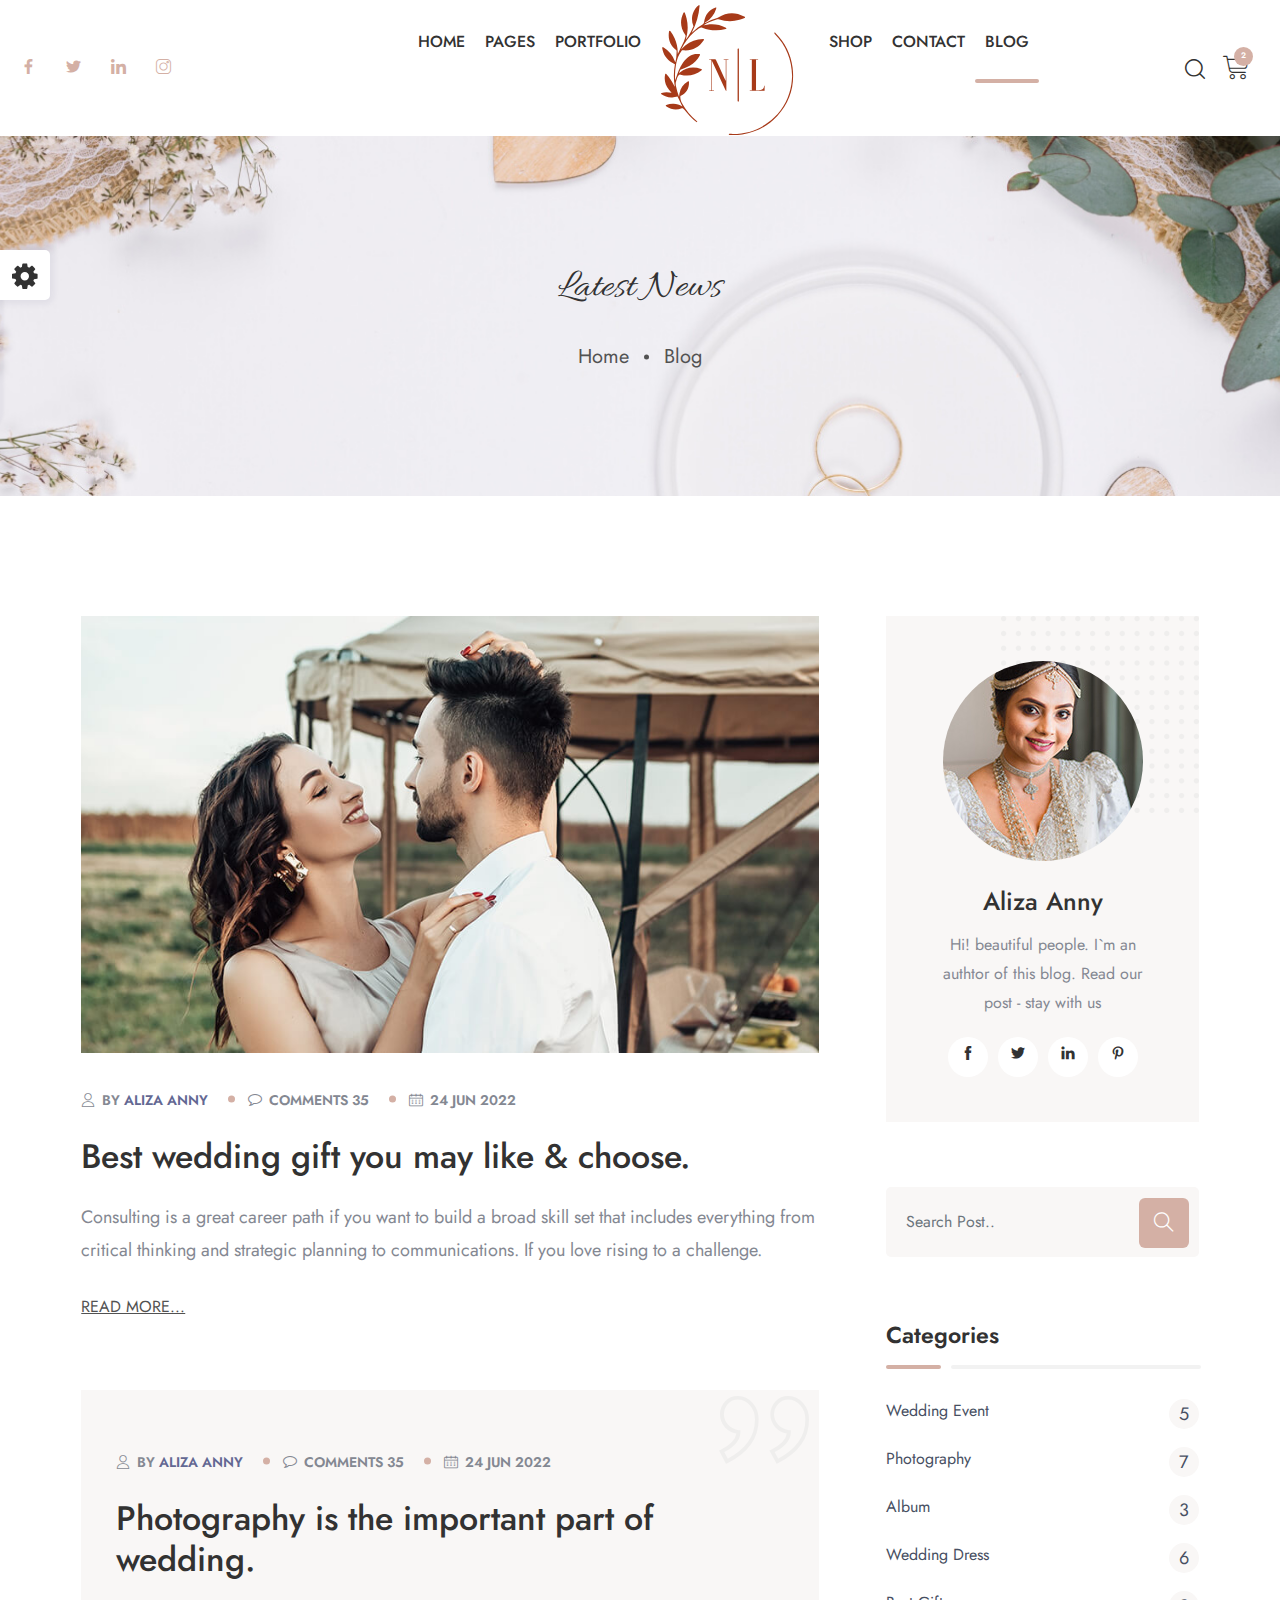
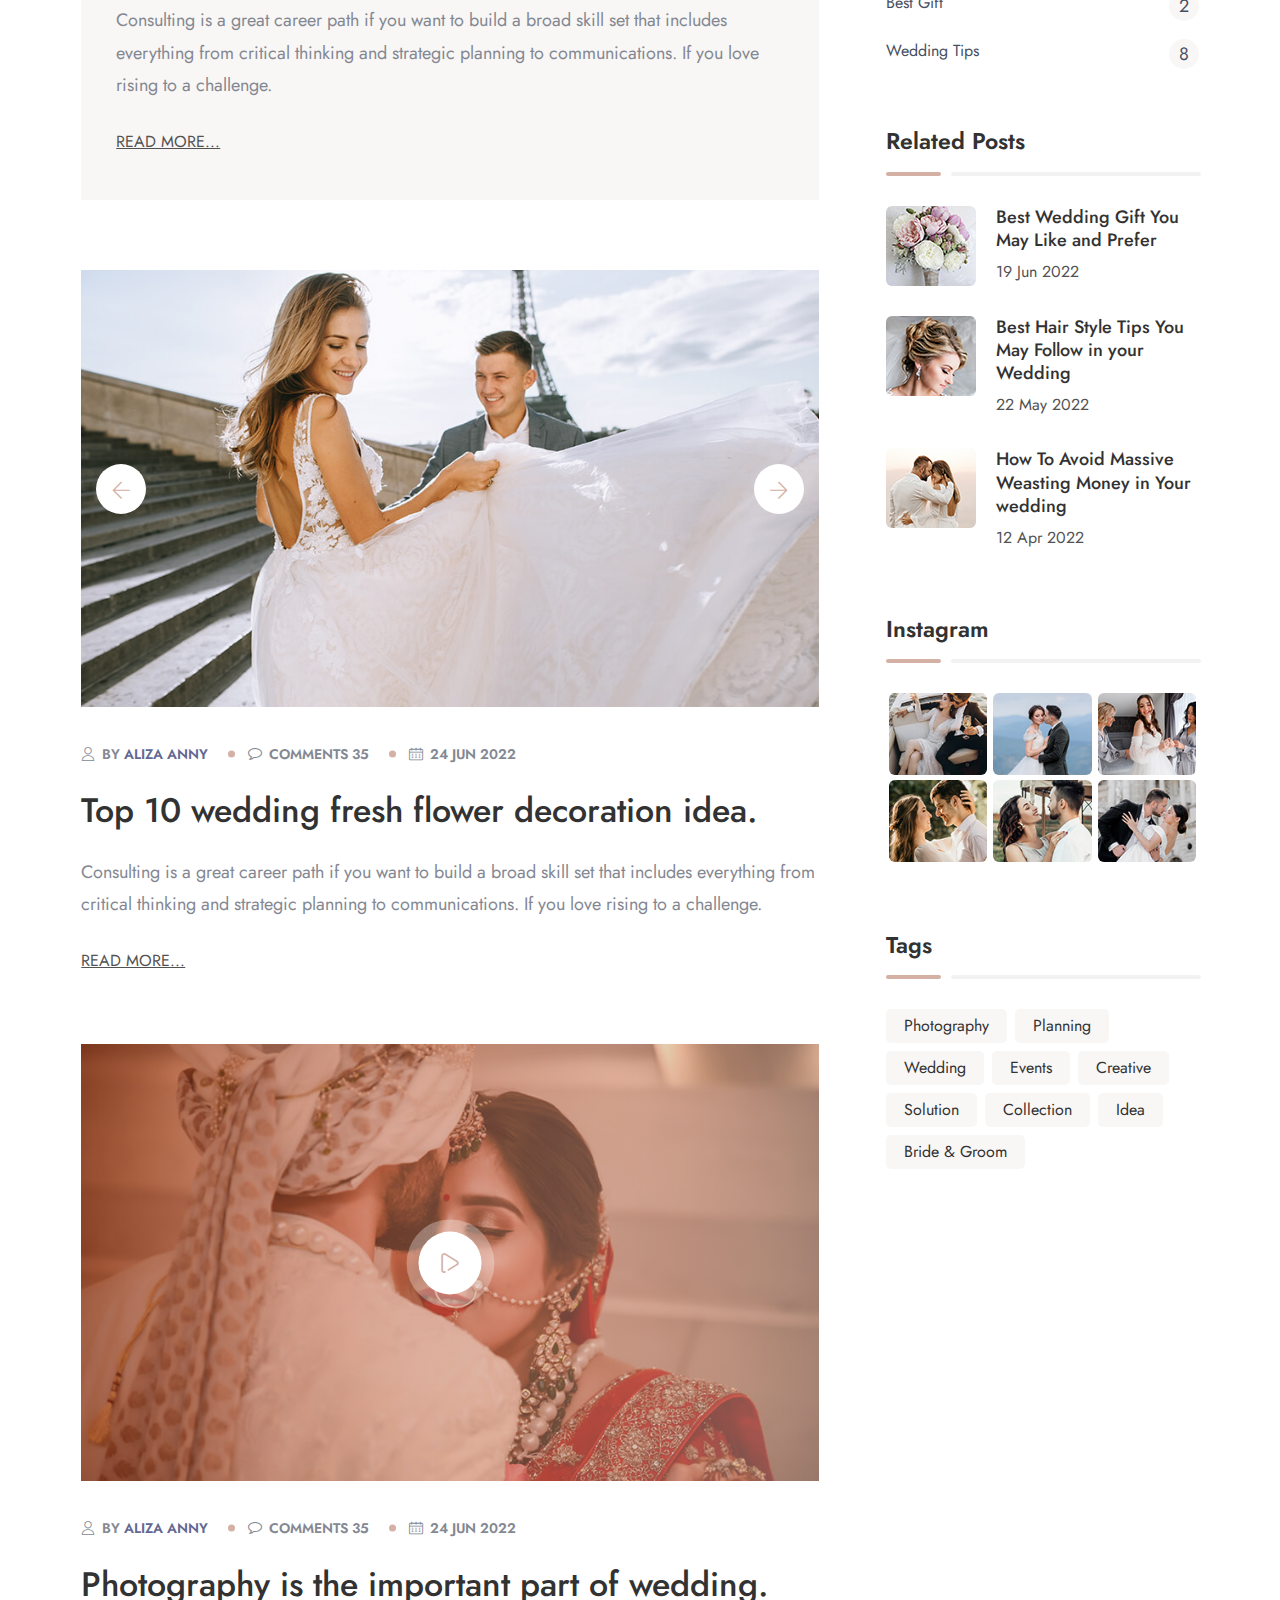
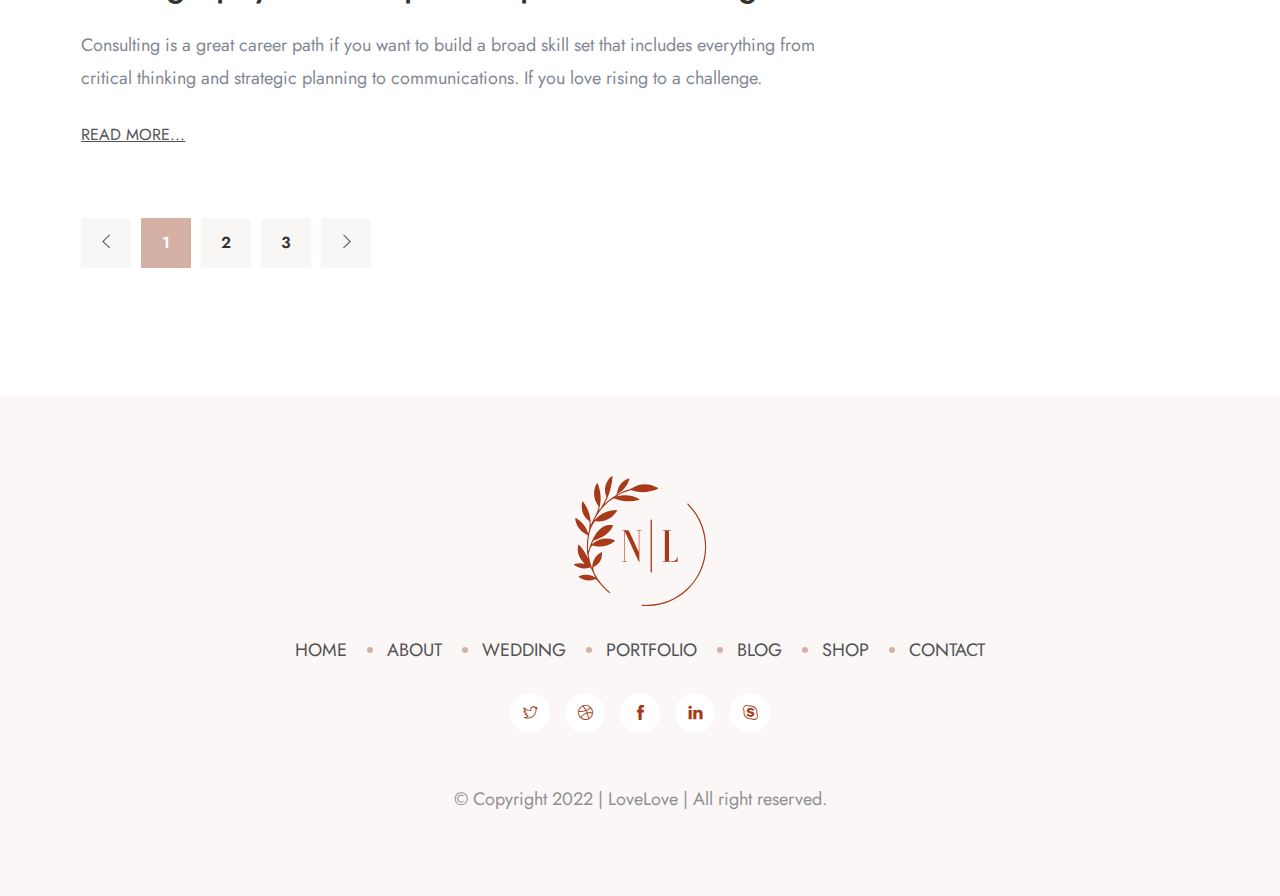
<file: blog.html>
<!DOCTYPE html>
<html lang="en">

<head>
    <meta charset="utf-8">
    <meta http-equiv="X-UA-Compatible" content="IE=edge">
    <meta name="viewport" content="width=device-width, initial-scale=1">
    <meta name="author" content="wpOceans">
    <link rel="shortcut icon" type="image/png" href="assets/images/favicon.png">
    <title> LoveLove - Wedding & Wedding Planner HTML5 Template</title>
    <link href="assets/css/themify-icons.css" rel="stylesheet">
    <link href="assets/css/font-awesome.min.css" rel="stylesheet">
    <link href="assets/css/flaticon.css" rel="stylesheet">
    <link href="assets/css/bootstrap.min.css" rel="stylesheet">
    <link href="assets/css/animate.css" rel="stylesheet">
    <link href="assets/css/owl.carousel.css" rel="stylesheet">
    <link href="assets/css/owl.theme.css" rel="stylesheet">
    <link href="assets/css/slick.css" rel="stylesheet">
    <link href="assets/css/slick-theme.css" rel="stylesheet">
    <link href="assets/css/swiper.min.css" rel="stylesheet">
    <link href="assets/css/nice-select.css" rel="stylesheet">
    <link href="assets/css/owl.transitions.css" rel="stylesheet">
    <link href="assets/css/jquery.fancybox.css" rel="stylesheet">
    <link href="assets/css/odometer-theme-default.css" rel="stylesheet">
    <link href="assets/css/jquery-ui.css" rel="stylesheet">
    <link href="assets/sass/style.css" rel="stylesheet">
</head>

<body>

    <!-- start page-wrapper -->
    <div class="page-wrapper">
        <!-- start preloader -->
        <div class="preloader">
            <div class="vertical-centered-box">
                <div class="content">
                    <div class="loader-circle"></div>
                    <div class="loader-line-mask">
                        <div class="loader-line"></div>
                    </div>
                    <img src="assets/images/preloader.svg" alt="">
                </div>
            </div>
        </div>
        <!-- end preloader -->
        <!-- Start header -->
        <header id="header">
            <div class="wpo-site-header wpo-header-style-1" id="sticky-header">
                <nav class="navigation navbar navbar-expand-lg navbar-light">
                    <div class="container-fluid">
                        <div class="row align-items-center">
                            <div class="col-md-3 col-3 d-lg-none d-block">
                                <div class="mobail-menu">
                                    <button type="button" class="navbar-toggler open-btn">
                                        <span class="sr-only">Toggle navigation</span>
                                        <span class="icon-bar first-angle"></span>
                                        <span class="icon-bar middle-angle"></span>
                                        <span class="icon-bar last-angle"></span>
                                    </button>
                                </div>
                            </div>
                            <div class="col-lg-2 col-md-6 col-6 d-lg-block d-none">
                                <div class="social-info">
                                    <ul>
                                        <li><a href="#"><i class="fi flaticon-facebook-app-symbol"></i></a></li>
                                        <li><a href="#"><i class="fi flaticon-twitter"></i></a></li>
                                        <li><a href="#"><i class="fi flaticon-linkedin"></i></a></li>
                                        <li><a href="#"><i class="fi flaticon-instagram-1"></i></a></li>
                                    </ul>
                                </div>
                            </div>
                            <div class="col-md-6 col-6 d-lg-none dl-block">
                                <div class="navbar-header">
                                    <a class="navbar-brand" href="index.html"><img src="assets/images/logo.svg"
                                            alt=""></a>
                                </div>
                            </div>
                            <div class="col-lg-8 col-md-1 col-1">
                                <div id="navbar" class="collapse navbar-collapse navigation-holder">
                                    <button class="menu-close"><i class="ti-close"></i></button>
                                    <ul class="nav navbar-nav mb-2 mb-lg-0">
                                        <li class="menu-item-has-children">
                                            <a href="#">Home</a>
                                            <ul class="sub-menu">
                                                <li><a href="index.html">Main Home</a></li>
                                                <li><a href="index-2.html">Wedding Planner</a></li>
                                                <li><a href="index-3.html">Announcement Home</a></li>
                                                <li><a href="index-4.html">Wedding Home</a></li>
                                                <li><a href="index-5.html">Asian / Indian Wedding Announcement</a></li>
                                                <li><a href="index-6.html">Asian / Indian Wedding Planner</a></li>
                                                <li><a href="index-7.html">Muslim Wedding</a></li>
                                                <li><a href="index-8.html">Shop Home</a></li>
                                                <li><a href="index-9.html">Wedding Invitation</a></li>
                                            </ul>
                                        </li>
                                        <li class="menu-item-has-children">
                                            <a href="#">Pages</a>
                                            <ul class="sub-menu">
                                                <li><a href="about.html">About</a></li>
                                                <li class="menu-item-has-children">
                                                    <a href="story.html">Our Story</a>
                                                    <ul class="sub-menu">
                                                        <li><a href="story.html">Our Story Style 1</a></li>
                                                        <li><a href="story-2.html">Our Story Style 2</a></li>
                                                        <li><a href="story-3.html">Our Story Style 3</a></li>
                                                        <li><a href="story-4.html">Our Story Style 4</a></li>
                                                    </ul>
                                                </li>
                                                <li><a href="accomodation.html">Accomodation</a></li>
                                                <li class="menu-item-has-children">
                                                    <a href="rsvp.html">RSVP</a>
                                                    <ul class="sub-menu">
                                                        <li><a href="rsvp.html">RSVP Style 1</a></li>
                                                        <li><a href="rsvp-2.html">RSVP Style 2</a></li>
                                                        <li><a href="rsvp-3.html">RSVP Style 3</a></li>
                                                        <li><a href="rsvp-4.html">RSVP Style 4</a></li>
                                                        <li><a href="rsvp-5.html">RSVP Style 5</a></li>
                                                    </ul>
                                                </li>
                                                <li><a href="gallery.html">Gallery</a></li>
                                                <li><a href="planner.html">Planners</a></li>
                                                <li><a href="team-single.html">Planner Single</a></li>
                                                <li><a href="groom-bride.html">Brides & Grooms</a></li>
                                                <li class="menu-item-has-children">
                                                    <a href="service.html">Serevice</a>
                                                    <ul class="sub-menu">
                                                        <li><a href="service.html">Serevice</a></li>
                                                        <li><a href="service-s2.html">Serevice S2</a></li>
                                                        <li><a href="service-s3.html">Serevice S3</a></li>
                                                        <li><a href="service-single.html">Serevice Single</a></li>
                                                    </ul>
                                                </li>
                                                <li><a href="pricing.html">Pricing</a></li>
                                                <li class="menu-item-has-children">
                                                    <a href="#">Auth Pages</a>
                                                    <ul class="sub-menu">
                                                        <li><a href="login.html">Login</a>
                                                        </li>
                                                        <li><a href="register.html">Register</a></li>
                                                        <li><a href="forgot.html">Forgot Password</a></li>
                                                    </ul>
                                                </li>
                                                <li><a href="coming.html">Coming Soon</a></li>
                                                <li><a href="404.html">404 Error</a></li>
                                            </ul>
                                        </li>
                                        <li class="menu-item-has-children">
                                            <a href="portfolio-grid.html">Portfolio</a>
                                            <ul class="sub-menu">
                                                <li><a href="portfolio-grid.html">Portfolio Grid</a></li>
                                                <li><a href="portfolio-masonary.html">Portfolio Masonary</a></li>
                                                <li><a href="portfolio-masonary-s2.html">Portfolio Masonary S2</a></li>
                                                <li><a href="portfolio-masonary-s3.html">Portfolio Masonary S3</a></li>
                                                <li><a href="portfolio-masonary-s4.html">Portfolio Masonary S4</a></li>
                                                <li><a href="portfolio-single.html">Portfolio Single</a></li>
                                            </ul>
                                        </li>
                                        <li class="menu-item-has-children">
                                            <a href="shop.html">Shop</a>
                                            <ul class="sub-menu">
                                                <li><a href="shop.html">Shop</a></li>
                                                <li><a href="shop-single.html">Shop Single</a></li>
                                                <li><a href="cart.html">Cart</a></li>
                                                <li><a href="wishlist.html">Wishlist</a></li>
                                                <li><a href="checkout.html">Checkout</a></li>
                                            </ul>
                                        </li>
                                        <li><a href="contact.html">Contact</a></li>
                                        <li class="menu-item-has-children">
                                            <a class="active" href="blog.html">Blog</a>
                                            <ul class="sub-menu">
                                                <li><a class="active" href="blog.html">Blog right sidebar</a></li>
                                                <li><a href="blog-left-sidebar.html">Blog left sidebar</a></li>
                                                <li><a href="blog-fullwidth.html">Blog fullwidth</a></li>
                                                <li class="menu-item-has-children">
                                                    <a href="#">Blog details</a>
                                                    <ul class="sub-menu">
                                                        <li><a href="blog-single.html">Blog details right sidebar</a>
                                                        </li>
                                                        <li><a href="blog-single-left-sidebar.html">Blog details left
                                                                sidebar</a></li>
                                                        <li><a href="blog-single-fullwidth.html">Blog details
                                                                fullwidth</a></li>
                                                    </ul>
                                                </li>
                                            </ul>
                                        </li>
                                    </ul>
                                </div><!-- end of nav-collapse -->
                            </div>
                            <div class="col-lg-2 col-md-2 col-2">
                                <div class="header-right">
                                    <div class="header-search-form-wrapper">
                                        <div class="cart-search-contact">
                                            <button class="search-toggle-btn"><i
                                                    class="fi flaticon-search"></i></button>
                                            <div class="header-search-form">
                                                <form>
                                                    <div>
                                                        <input type="text" class="form-control"
                                                            placeholder="Search here...">
                                                        <button type="submit"><i
                                                                class="fi flaticon-search"></i></button>
                                                    </div>
                                                </form>
                                            </div>
                                        </div>
                                    </div>
                                    <div class="mini-cart">
                                        <button class="cart-toggle-btn"> <i class="fi flaticon-shopping-cart"></i>
                                            <span class="cart-count">2</span></button>
                                        <div class="mini-cart-content">
                                            <button class="mini-cart-close"><i class="ti-close"></i></button>
                                            <div class="mini-cart-items">
                                                <div class="mini-cart-item clearfix">
                                                    <div class="mini-cart-item-image">
                                                        <a href="shop.html"><img
                                                                src="assets/images/shop/mini-cart/img-1.jpg" alt></a>
                                                    </div>
                                                    <div class="mini-cart-item-des">
                                                        <a href="shop.html">Wedding Gown</a>
                                                        <span class="mini-cart-item-price">$20.15 x 1</span>
                                                        <span class="mini-cart-item-quantity"><a href="#"><i
                                                                    class="ti-close"></i></a></span>
                                                    </div>
                                                </div>
                                                <div class="mini-cart-item clearfix">
                                                    <div class="mini-cart-item-image">
                                                        <a href="shop.html"><img
                                                                src="assets/images/shop/mini-cart/img-2.jpg" alt></a>
                                                    </div>
                                                    <div class="mini-cart-item-des">
                                                        <a href="shop.html">Bridal Flower</a>
                                                        <span class="mini-cart-item-price">$13.25 x 2</span>
                                                        <span class="mini-cart-item-quantity"><a href="#"><i
                                                                    class="ti-close"></i></a></span>
                                                    </div>
                                                </div>
                                            </div>
                                            <div class="mini-cart-action clearfix">
                                                <span class="mini-checkout-price">Subtotal:
                                                    <span>$215.14</span></span>
                                                <div class="mini-btn">
                                                    <a href="checkout.html" class="view-cart-btn s1">Checkout</a>
                                                    <a href="cart.html" class="view-cart-btn">View Cart</a>
                                                </div>
                                            </div>
                                        </div>
                                    </div>
                                </div>
                            </div>
                        </div>
                    </div><!-- end of container -->
                </nav>
            </div>
        </header>
        <!-- end of header -->
        <!-- start wpo-page-title -->
        <section class="wpo-page-title">
            <div class="container">
                <div class="row">
                    <div class="col col-xs-12">
                        <div class="wpo-breadcumb-wrap">
                            <h2>Latest News</h2>
                            <ol class="wpo-breadcumb-wrap">
                                <li><a href="index.html">Home</a></li>
                                <li>Blog</li>
                            </ol>
                        </div>
                    </div>
                </div> <!-- end row -->
            </div> <!-- end container -->
        </section>
        <!-- end page-title -->

        <!-- start wpo-blog-pg-section -->
        <section class="wpo-blog-pg-section section-padding">
            <div class="container">
                <div class="row">
                    <div class="col col-lg-8">
                        <div class="wpo-blog-content">
                            <div class="post format-standard-image">
                                <div class="entry-media">
                                    <img src="assets/images/blog/img-13.jpg" alt>
                                </div>
                                <div class="entry-meta">
                                    <ul>
                                        <li><i class="fi flaticon-user"></i> By <a href="#">Aliza Anny</a> </li>
                                        <li><i class="fi flaticon-comment-white-oval-bubble"></i> Comments 35 </li>
                                        <li><i class="fi flaticon-calendar-1"></i> 24 Jun 2022</li>
                                    </ul>
                                </div>
                                <div class="entry-details">
                                    <h3><a href="blog-single.html">Best wedding gift you may like & choose.</a></h3>
                                    <p>Consulting is a great career path if you want to build a broad skill set that
                                        includes everything from critical thinking and strategic planning to
                                        communications. If you love rising to a challenge.</p>
                                    <a href="blog-single.html" class="read-more">READ MORE...</a>
                                </div>
                            </div>
                            <div class="post format-standard">
                                <div class="entry-meta">
                                    <ul>
                                        <li><i class="fi flaticon-user"></i> By <a href="#">Aliza Anny</a> </li>
                                        <li><i class="fi flaticon-comment-white-oval-bubble"></i> Comments 35 </li>
                                        <li><i class="fi flaticon-calendar-1"></i> 24 Jun 2022</li>
                                    </ul>
                                </div>
                                <div class="entry-details">
                                    <h3><a href="blog-single.html">Photography is the important part of wedding.</a>
                                    </h3>
                                    <p>Consulting is a great career path if you want to build a broad skill set that
                                        includes everything from critical thinking and strategic planning to
                                        communications. If you love rising to a challenge.</p>
                                    <a href="blog-single.html" class="read-more">READ MORE...</a>
                                </div>
                            </div>

                            <div class="post format-gallery">
                                <div class="entry-media">
                                    <div class="post-slider owl-carousel">
                                        <img src="assets/images/blog/img-14.jpg" alt>
                                        <img src="assets/images/blog/img-15.jpg" alt>
                                    </div>

                                </div>
                                <div class="entry-meta">
                                    <ul>
                                        <li><i class="fi flaticon-user"></i> By <a href="#">Aliza Anny</a> </li>
                                        <li><i class="fi flaticon-comment-white-oval-bubble"></i> Comments 35 </li>
                                        <li><i class="fi flaticon-calendar-1"></i> 24 Jun 2022</li>
                                    </ul>
                                </div>
                                <div class="entry-details">
                                    <h3><a href="blog-single.html">Top 10 wedding fresh flower decoration idea.</a></h3>
                                    <p>Consulting is a great career path if you want to build a broad skill set that
                                        includes everything from critical thinking and strategic planning to
                                        communications. If you love rising to a challenge.</p>
                                    <a href="blog-single.html" class="read-more">READ MORE...</a>
                                </div>
                            </div>
                            <div class="post format-video">
                                <div class="entry-media video-holder">
                                    <img src="assets/images/blog/img-16.jpg" alt>
                                    <a href="https://www.youtube.com/embed/OUB6zKc-Tos" class="video-btn"
                                        data-type="iframe">
                                        <i class="fi flaticon-play"></i>
                                    </a>

                                </div>
                                <div class="entry-meta">
                                    <ul>
                                        <li><i class="fi flaticon-user"></i> By <a href="#">Aliza Anny</a> </li>
                                        <li><i class="fi flaticon-comment-white-oval-bubble"></i> Comments 35 </li>
                                        <li><i class="fi flaticon-calendar-1"></i> 24 Jun 2022</li>
                                    </ul>
                                </div>
                                <div class="entry-details">
                                    <h3><a href="blog-single.html">Photography is the important part of wedding.</a>
                                    </h3>
                                    <p>Consulting is a great career path if you want to build a broad skill set that
                                        includes everything from critical thinking and strategic planning to
                                        communications. If you love rising to a challenge.</p>
                                    <a href="blog-single.html" class="read-more">READ MORE...</a>
                                </div>
                            </div>
                            <div class="pagination-wrapper pagination-wrapper-left">
                                <ul class="pg-pagination">
                                    <li>
                                        <a href="#" aria-label="Previous">
                                            <i class="fi ti-angle-left"></i>
                                        </a>
                                    </li>
                                    <li class="active"><a href="#">1</a></li>
                                    <li><a href="#">2</a></li>
                                    <li><a href="#">3</a></li>
                                    <li>
                                        <a href="#" aria-label="Next">
                                            <i class="fi ti-angle-right"></i>
                                        </a>
                                    </li>
                                </ul>
                            </div>
                        </div>
                    </div>
                    <div class="col col-lg-4">
                        <div class="blog-sidebar">
                            <div class="widget about-widget">
                                <div class="img-holder">
                                    <img src="assets/images/blog/about-widget.jpg" alt>
                                </div>
                                <h4>Aliza Anny</h4>
                                <p>Hi! beautiful people. I`m an authtor of this blog. Read our post - stay with us</p>
                                <div class="social">
                                    <ul class="clearfix">
                                        <li><a href="#"><i class="ti-facebook"></i></a></li>
                                        <li><a href="#"><i class="ti-twitter-alt"></i></a></li>
                                        <li><a href="#"><i class="ti-linkedin"></i></a></li>
                                        <li><a href="#"><i class="ti-pinterest"></i></a></li>
                                    </ul>
                                </div>
                                <div class="aw-shape">
                                    <img src="assets/images/blog/ab.png" alt="">
                                </div>
                            </div>
                            <div class="widget search-widget">
                                <form>
                                    <div>
                                        <input type="text" class="form-control" placeholder="Search Post..">
                                        <button type="submit"><i class="ti-search"></i></button>
                                    </div>
                                </form>
                            </div>
                            <div class="widget category-widget">
                                <h3>Categories</h3>
                                <ul>
                                    <li><a href="blog.html">Wedding Event <span>5</span></a></li>
                                    <li><a href="blog.html">Photography <span>7</span></a></li>
                                    <li><a href="blog.html">Album <span>3</span></a></li>
                                    <li><a href="blog.html">Wedding Dress<span>6</span></a></li>
                                    <li><a href="blog.html">Best Gift <span>2</span></a></li>
                                    <li><a href="blog.html">Wedding Tips <span>8</span></a></li>
                                </ul>
                            </div>
                            <div class="widget recent-post-widget">
                                <h3>Related Posts</h3>
                                <div class="posts">
                                    <div class="post">
                                        <div class="img-holder">
                                            <img src="assets/images/recent-posts/img-1.jpg" alt>
                                        </div>
                                        <div class="details">
                                            <h4><a href="blog-single.html">Best Wedding Gift You May Like and Prefer</a>
                                            </h4>
                                            <span class="date">19 Jun 2022 </span>
                                        </div>
                                    </div>
                                    <div class="post">
                                        <div class="img-holder">
                                            <img src="assets/images/recent-posts/img-2.jpg" alt>
                                        </div>
                                        <div class="details">
                                            <h4><a href="blog-single.html">Best Hair Style Tips You May Follow in your
                                                    Wedding</a></h4>
                                            <span class="date">22 May 2022 </span>
                                        </div>
                                    </div>
                                    <div class="post">
                                        <div class="img-holder">
                                            <img src="assets/images/recent-posts/img-3.jpg" alt>
                                        </div>
                                        <div class="details">
                                            <h4><a href="blog-single.html">How To Avoid Massive Weasting Money in Your
                                                    wedding</a></h4>
                                            <span class="date">12 Apr 2022 </span>
                                        </div>
                                    </div>
                                </div>
                            </div>
                            <div class="widget wpo-instagram-widget">
                                <div class="widget-title">
                                    <h3>Instagram</h3>
                                </div>
                                <ul class="d-flex">
                                    <li><a href="portfolio-single.html"><img src="assets/images/instragram/1.jpg"
                                                alt=""></a></li>
                                    <li><a href="portfolio-single.html"><img src="assets/images/instragram/2.jpg"
                                                alt=""></a></li>
                                    <li><a href="portfolio-single.html"><img src="assets/images/instragram/3.jpg"
                                                alt=""></a></li>
                                    <li><a href="portfolio-single.html"><img src="assets/images/instragram/4.jpg"
                                                alt=""></a></li>
                                    <li><a href="portfolio-single.html"><img src="assets/images/instragram/5.jpg"
                                                alt=""></a></li>
                                    <li><a href="portfolio-single.html"><img src="assets/images/instragram/6.jpg"
                                                alt=""></a></li>
                                </ul>
                            </div>
                            <div class="widget tag-widget">
                                <h3>Tags</h3>
                                <ul>
                                    <li><a href="#">photography</a></li>
                                    <li><a href="#">Planning</a></li>
                                    <li><a href="#">wedding</a></li>
                                    <li><a href="#">events</a></li>
                                    <li><a href="#">creative</a></li>
                                    <li><a href="#">Solution</a></li>
                                    <li><a href="#">collection</a></li>
                                    <li><a href="#">Idea</a></li>
                                    <li><a href="#">bride & groom</a></li>
                                </ul>
                            </div>
                        </div>
                    </div>
                </div>
            </div> <!-- end container -->
        </section>
        <!-- end wpo-blog-pg-section -->
        <!-- wpo-site-footer start -->
        <div class="wpo-site-footer text-center">
            <div class="container">
                <div class="row">
                    <div class="col-12">
                        <div class="footer-image">
                            <a class="logo" href="index.html"><img src="assets/images/logo.svg" alt=""></a>
                        </div>
                    </div>
                    <div class="col-12">
                        <div class="footer-link">
                            <ul>
                                <li><a href="index.html">Home</a></li>
                                <li><a href="about.html">About</a></li>
                                <li><a href="index-2.html">Wedding</a></li>
                                <li><a href="portfolio-grid.html">Portfolio</a></li>
                                <li><a href="blog.html">Blog</a></li>
                                <li><a href="shop.html">Shop</a></li>
                                <li><a href="contact.html">Contact</a></li>
                            </ul>
                        </div>
                    </div>
                    <div class="col-12">
                        <div class="link-widget">
                            <ul>
                                <li><a href="#"><i class="ti-twitter"></i></a></li>
                                <li><a href="#"><i class="ti-dribbble"></i></a></li>
                                <li><a href="#"><i class="ti-facebook"></i></a></li>
                                <li><a href="#"><i class="ti-linkedin"></i></a></li>
                                <li><a href="#"><i class="ti-skype"></i></a></li>
                            </ul>
                        </div>
                    </div>
                    <div class="col-12">
                        <div class="copyright">
                            <p>© Copyright 2022 | <a href="index.html">LoveLove</a> | All right reserved.</p>
                        </div>
                    </div>
                </div>
            </div>
        </div>
        <!-- wpo-site-footer end -->

        <!-- color-switcher -->
        <div class="color-switcher-wrap">
            <div class="color-switcher-item">
                <div class="color-toggle-btn">
                    <i class="fa fa-cog"></i>
                </div>
                <ul id="switcher">
                    <li class="btn btn1" id="Button1"></li>
                    <li class="btn btn2" id="Button2"></li>
                    <li class="btn btn3" id="Button3"></li>
                    <li class="btn btn4" id="Button4"></li>
                    <li class="btn btn5" id="Button5"></li>
                    <li class="btn btn6" id="Button6"></li>
                    <li class="btn btn7" id="Button7"></li>
                    <li class="btn btn8" id="Button8"></li>
                    <li class="btn btn9" id="Button9"></li>
                    <li class="btn btn10" id="Button10"></li>
                    <li class="btn btn11" id="Button11"></li>
                    <li class="btn btn12" id="Button12"></li>
                </ul>
            </div>
        </div>
    </div>
    <!-- end of page-wrapper -->

    <!-- All JavaScript files
    ================================================== -->
    <script src="assets/js/jquery.min.js"></script>
    <script src="assets/js/bootstrap.bundle.min.js"></script>
    <!-- Plugins for this template -->
    <script src="assets/js/modernizr.custom.js"></script>
    <script src="assets/js/jquery.dlmenu.js"></script>
    <script src="assets/js/jquery-plugin-collection.js"></script>
    <!-- Custom script for this template -->
    <script src="assets/js/script.js"></script>
</body>

</html>
</file>
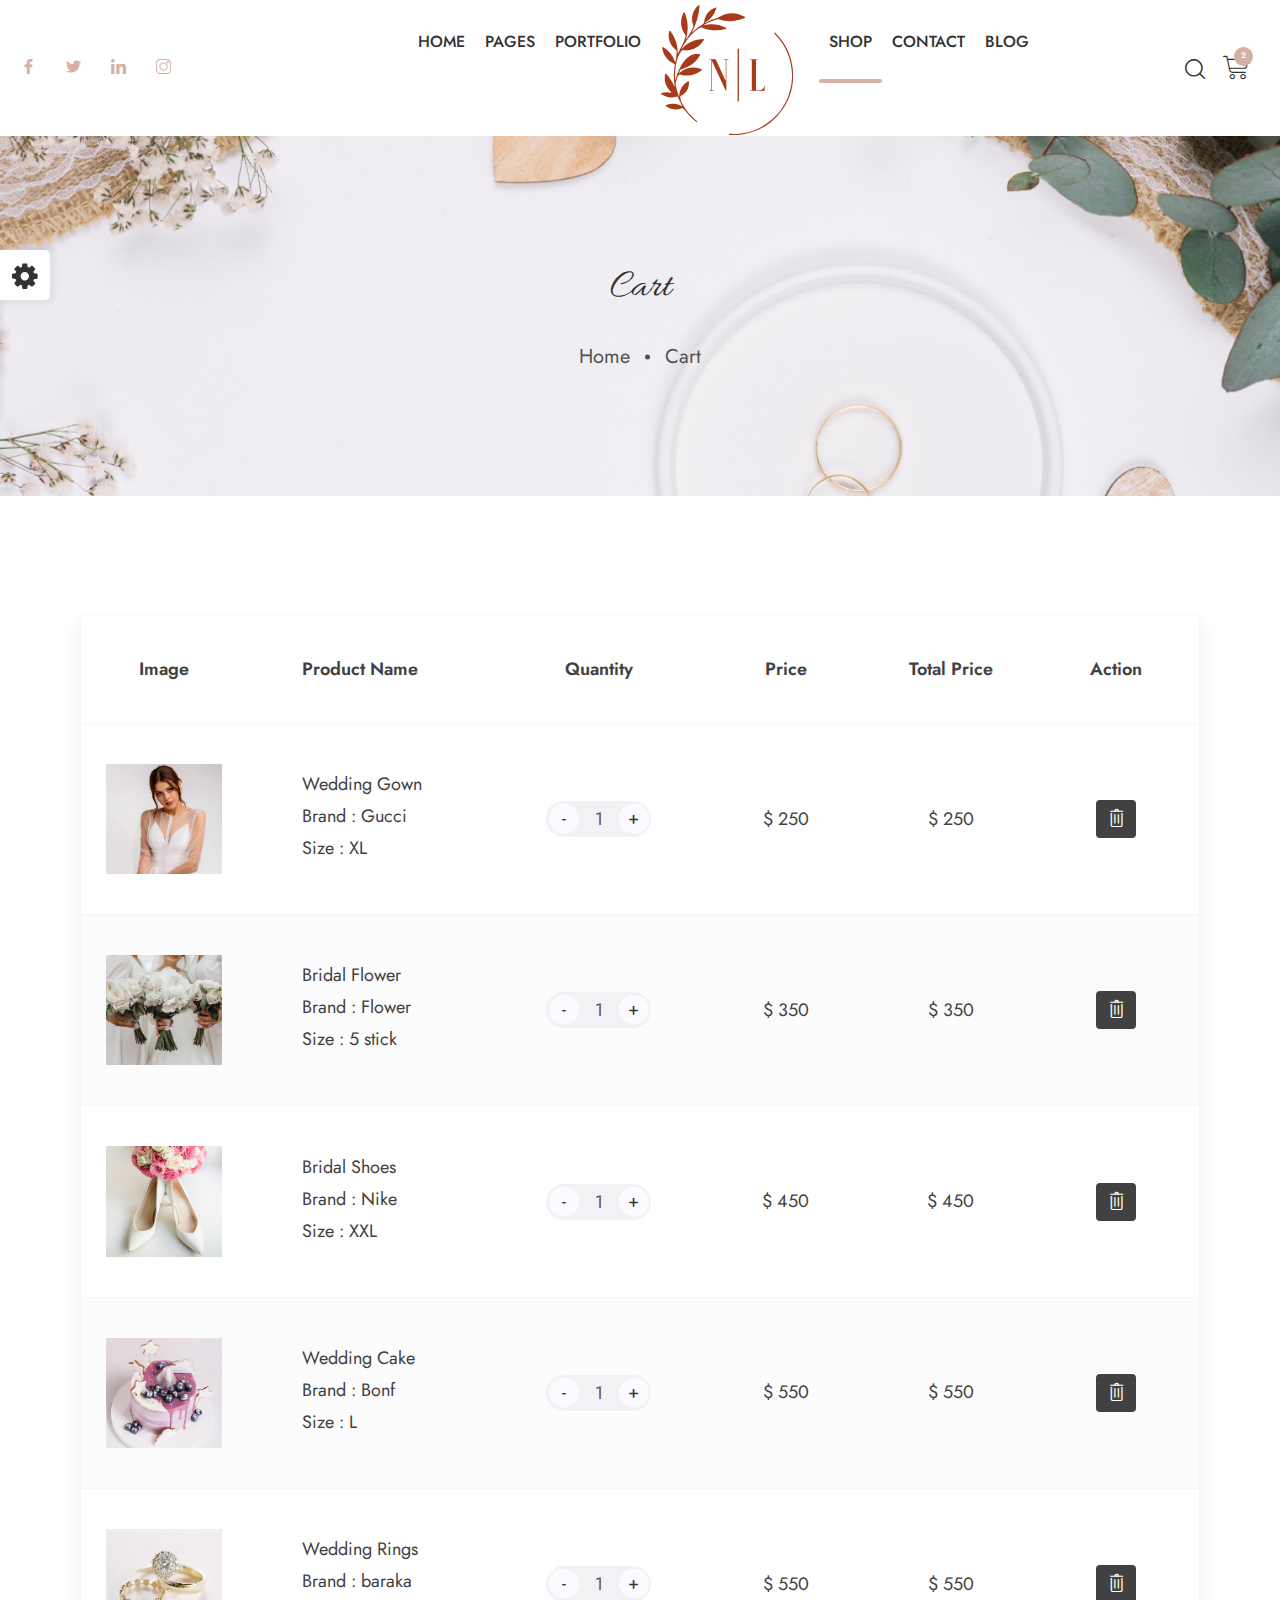
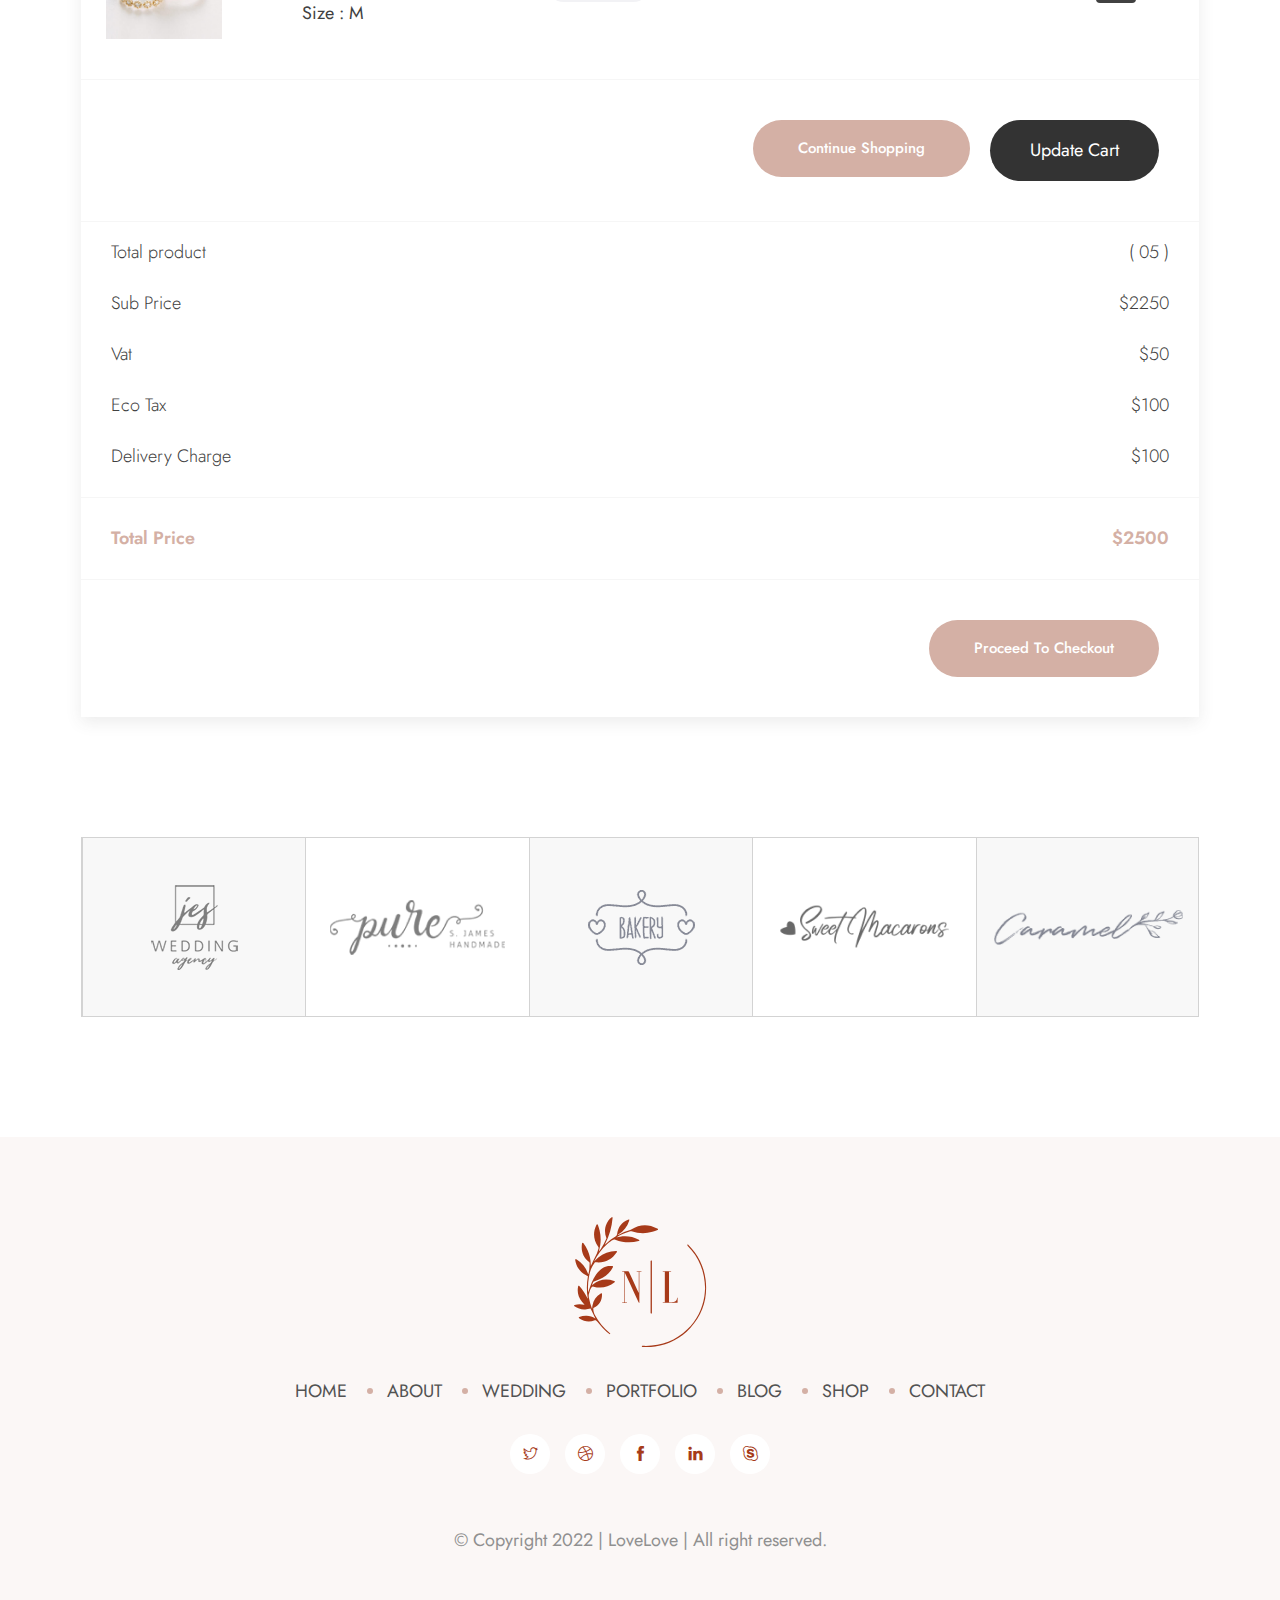
<file: cart.html>
<!DOCTYPE html>
<html lang="en">

<head>
    <meta charset="utf-8">
    <meta http-equiv="X-UA-Compatible" content="IE=edge">
    <meta name="viewport" content="width=device-width, initial-scale=1">
    <meta name="author" content="wpOceans">
    <link rel="shortcut icon" type="image/png" href="assets/images/favicon.png">
    <title> LoveLove - Wedding & Wedding Planner HTML5 Template</title>
    <link href="assets/css/themify-icons.css" rel="stylesheet">
    <link href="assets/css/font-awesome.min.css" rel="stylesheet">
    <link href="assets/css/flaticon.css" rel="stylesheet">
    <link href="assets/css/bootstrap.min.css" rel="stylesheet">
    <link href="assets/css/animate.css" rel="stylesheet">
    <link href="assets/css/owl.carousel.css" rel="stylesheet">
    <link href="assets/css/owl.theme.css" rel="stylesheet">
    <link href="assets/css/slick.css" rel="stylesheet">
    <link href="assets/css/slick-theme.css" rel="stylesheet">
    <link href="assets/css/swiper.min.css" rel="stylesheet">
    <link href="assets/css/nice-select.css" rel="stylesheet">
    <link href="assets/css/owl.transitions.css" rel="stylesheet">
    <link href="assets/css/jquery.fancybox.css" rel="stylesheet">
    <link href="assets/css/odometer-theme-default.css" rel="stylesheet">
    <link href="assets/css/jquery-ui.css" rel="stylesheet">
    <link href="assets/sass/style.css" rel="stylesheet">
</head>

<body>

    <!-- start page-wrapper -->
    <div class="page-wrapper">
        <!-- start preloader -->
        <div class="preloader">
            <div class="vertical-centered-box">
                <div class="content">
                    <div class="loader-circle"></div>
                    <div class="loader-line-mask">
                        <div class="loader-line"></div>
                    </div>
                    <img src="assets/images/preloader.svg" alt="">
                </div>
            </div>
        </div>
        <!-- end preloader -->
        <!-- Start header -->
        <header id="header">
            <div class="wpo-site-header wpo-header-style-1" id="sticky-header">
                <nav class="navigation navbar navbar-expand-lg navbar-light">
                    <div class="container-fluid">
                        <div class="row align-items-center">
                            <div class="col-md-3 col-3 d-lg-none d-block">
                                <div class="mobail-menu">
                                    <button type="button" class="navbar-toggler open-btn">
                                        <span class="sr-only">Toggle navigation</span>
                                        <span class="icon-bar first-angle"></span>
                                        <span class="icon-bar middle-angle"></span>
                                        <span class="icon-bar last-angle"></span>
                                    </button>
                                </div>
                            </div>
                            <div class="col-lg-2 col-md-6 col-6 d-lg-block d-none">
                                <div class="social-info">
                                    <ul>
                                        <li><a href="#"><i class="fi flaticon-facebook-app-symbol"></i></a></li>
                                        <li><a href="#"><i class="fi flaticon-twitter"></i></a></li>
                                        <li><a href="#"><i class="fi flaticon-linkedin"></i></a></li>
                                        <li><a href="#"><i class="fi flaticon-instagram-1"></i></a></li>
                                    </ul>
                                </div>
                            </div>
                            <div class="col-md-6 col-6 d-lg-none dl-block">
                                <div class="navbar-header">
                                    <a class="navbar-brand" href="index.html"><img src="assets/images/logo.svg"
                                            alt=""></a>
                                </div>
                            </div>
                            <div class="col-lg-8 col-md-1 col-1">
                                <div id="navbar" class="collapse navbar-collapse navigation-holder">
                                    <button class="menu-close"><i class="ti-close"></i></button>
                                    <ul class="nav navbar-nav mb-2 mb-lg-0">
                                        <li class="menu-item-has-children">
                                            <a href="#">Home</a>
                                            <ul class="sub-menu">
                                                <li><a href="index.html">Main Home</a></li>
                                                <li><a href="index-2.html">Wedding Planner</a></li>
                                                <li><a href="index-3.html">Announcement Home</a></li>
                                                <li><a href="index-4.html">Wedding Home</a></li>
                                                <li><a href="index-5.html">Asian / Indian Wedding Announcement</a></li>
                                                <li><a href="index-6.html">Asian / Indian Wedding Planner</a></li>
                                                <li><a href="index-7.html">Muslim Wedding</a></li>
                                                <li><a href="index-8.html">Shop Home</a></li>
                                                <li><a href="index-9.html">Wedding Invitation</a></li>
                                            </ul>
                                        </li>
                                        <li class="menu-item-has-children">
                                            <a href="#">Pages</a>
                                            <ul class="sub-menu">
                                                <li><a href="about.html">About</a></li>
                                                <li class="menu-item-has-children">
                                                    <a href="story.html">Our Story</a>
                                                    <ul class="sub-menu">
                                                        <li><a href="story.html">Our Story Style 1</a></li>
                                                        <li><a href="story-2.html">Our Story Style 2</a></li>
                                                        <li><a href="story-3.html">Our Story Style 3</a></li>
                                                        <li><a href="story-4.html">Our Story Style 4</a></li>
                                                    </ul>
                                                </li>
                                                <li><a href="accomodation.html">Accomodation</a></li>
                                                <li class="menu-item-has-children">
                                                    <a href="rsvp.html">RSVP</a>
                                                    <ul class="sub-menu">
                                                        <li><a href="rsvp.html">RSVP Style 1</a></li>
                                                        <li><a href="rsvp-2.html">RSVP Style 2</a></li>
                                                        <li><a href="rsvp-3.html">RSVP Style 3</a></li>
                                                        <li><a href="rsvp-4.html">RSVP Style 4</a></li>
                                                        <li><a href="rsvp-5.html">RSVP Style 5</a></li>
                                                    </ul>
                                                </li>
                                                <li><a href="gallery.html">Gallery</a></li>
                                                <li><a href="planner.html">Planners</a></li>
                                                <li><a href="team-single.html">Planner Single</a></li>
                                                <li><a href="groom-bride.html">Brides & Grooms</a></li>
                                                <li class="menu-item-has-children">
                                                    <a href="service.html">Serevice</a>
                                                    <ul class="sub-menu">
                                                        <li><a href="service.html">Serevice</a></li>
                                                        <li><a href="service-s2.html">Serevice S2</a></li>
                                                        <li><a href="service-s3.html">Serevice S3</a></li>
                                                        <li><a href="service-single.html">Serevice Single</a></li>
                                                    </ul>
                                                </li>
                                                <li><a href="pricing.html">Pricing</a></li>
                                                <li class="menu-item-has-children">
                                                    <a href="#">Auth Pages</a>
                                                    <ul class="sub-menu">
                                                        <li><a href="login.html">Login</a>
                                                        </li>
                                                        <li><a href="register.html">Register</a></li>
                                                        <li><a href="forgot.html">Forgot Password</a></li>
                                                    </ul>
                                                </li>
                                                <li><a href="coming.html">Coming Soon</a></li>
                                                <li><a href="404.html">404 Error</a></li>
                                            </ul>
                                        </li>
                                        <li class="menu-item-has-children">
                                            <a href="portfolio-grid.html">Portfolio</a>
                                            <ul class="sub-menu">
                                                <li><a href="portfolio-grid.html">Portfolio Grid</a></li>
                                                <li><a href="portfolio-masonary.html">Portfolio Masonary</a></li>
                                                <li><a href="portfolio-masonary-s2.html">Portfolio Masonary S2</a></li>
                                                <li><a href="portfolio-masonary-s3.html">Portfolio Masonary S3</a></li>
                                                <li><a href="portfolio-masonary-s4.html">Portfolio Masonary S4</a></li>
                                                <li><a href="portfolio-single.html">Portfolio Single</a></li>
                                            </ul>
                                        </li>
                                        <li class="menu-item-has-children">
                                            <a class="active" href="shop.html">Shop</a>
                                            <ul class="sub-menu">
                                                <li><a href="shop.html">Shop</a></li>
                                                <li><a href="shop-single.html">Shop Single</a></li>
                                                <li><a class="active" href="cart.html">Cart</a></li>
                                                <li><a href="wishlist.html">Wishlist</a></li>
                                                <li><a href="checkout.html">Checkout</a></li>
                                            </ul>
                                        </li>
                                        <li><a href="contact.html">Contact</a></li>
                                        <li class="menu-item-has-children">
                                            <a href="blog.html">Blog</a>
                                            <ul class="sub-menu">
                                                <li><a href="blog.html">Blog right sidebar</a></li>
                                                <li><a href="blog-left-sidebar.html">Blog left sidebar</a></li>
                                                <li><a href="blog-fullwidth.html">Blog fullwidth</a></li>
                                                <li class="menu-item-has-children">
                                                    <a href="#">Blog details</a>
                                                    <ul class="sub-menu">
                                                        <li><a href="blog-single.html">Blog details right sidebar</a></li>
                                                        <li><a href="blog-single-left-sidebar.html">Blog details left sidebar</a></li>
                                                        <li><a href="blog-single-fullwidth.html">Blog details fullwidth</a></li>
                                                    </ul>
                                                </li>
                                            </ul>
                                        </li>
                                    </ul>
                                </div><!-- end of nav-collapse -->
                            </div>
                            <div class="col-lg-2 col-md-2 col-2">
                                <div class="header-right">
                                    <div class="header-search-form-wrapper">
                                        <div class="cart-search-contact">
                                            <button class="search-toggle-btn"><i
                                                    class="fi flaticon-search"></i></button>
                                            <div class="header-search-form">
                                                <form>
                                                    <div>
                                                        <input type="text" class="form-control"
                                                            placeholder="Search here...">
                                                        <button type="submit"><i
                                                                class="fi flaticon-search"></i></button>
                                                    </div>
                                                </form>
                                            </div>
                                        </div>
                                    </div>
                                    <div class="mini-cart">
                                        <button class="cart-toggle-btn"> <i class="fi flaticon-shopping-cart"></i>
                                            <span class="cart-count">2</span></button>
                                        <div class="mini-cart-content">
                                            <button class="mini-cart-close"><i class="ti-close"></i></button>
                                            <div class="mini-cart-items">
                                                <div class="mini-cart-item clearfix">
                                                    <div class="mini-cart-item-image">
                                                        <a href="shop.html"><img
                                                                src="assets/images/shop/mini-cart/img-1.jpg" alt></a>
                                                    </div>
                                                    <div class="mini-cart-item-des">
                                                        <a href="shop.html">Wedding Gown</a>
                                                        <span class="mini-cart-item-price">$20.15 x 1</span>
                                                        <span class="mini-cart-item-quantity"><a href="#"><i
                                                                    class="ti-close"></i></a></span>
                                                    </div>
                                                </div>
                                                <div class="mini-cart-item clearfix">
                                                    <div class="mini-cart-item-image">
                                                        <a href="shop.html"><img
                                                                src="assets/images/shop/mini-cart/img-2.jpg" alt></a>
                                                    </div>
                                                    <div class="mini-cart-item-des">
                                                        <a href="shop.html">Bridal Flower</a>
                                                        <span class="mini-cart-item-price">$13.25 x 2</span>
                                                        <span class="mini-cart-item-quantity"><a href="#"><i
                                                                    class="ti-close"></i></a></span>
                                                    </div>
                                                </div>
                                            </div>
                                            <div class="mini-cart-action clearfix">
                                                <span class="mini-checkout-price">Subtotal:
                                                    <span>$215.14</span></span>
                                                <div class="mini-btn">
                                                    <a href="checkout.html" class="view-cart-btn s1">Checkout</a>
                                                    <a href="cart.html" class="view-cart-btn">View Cart</a>
                                                </div>
                                            </div>
                                        </div>
                                    </div>
                                </div>
                            </div>
                        </div>
                    </div><!-- end of container -->
                </nav>
            </div>
        </header>
        <!-- end of header -->
        <!-- start wpo-page-title -->
        <section class="wpo-page-title">
            <div class="container">
                <div class="row">
                    <div class="col col-xs-12">
                        <div class="wpo-breadcumb-wrap">
                            <h2>Cart</h2>
                            <ol class="wpo-breadcumb-wrap">
                                <li><a href="index.html">Home</a></li>
                                <li>Cart</li>
                            </ol>
                        </div>
                    </div>
                </div> <!-- end row -->
            </div> <!-- end container -->
        </section>
        <!-- end page-title -->
        <!-- cart-area start -->
        <div class="cart-area section-padding">
            <div class="container">
                <div class="form">
                    <div class="cart-wrapper">
                        <div class="row">
                            <div class="col-12">
                                <form action="cart">
                                    <table class="table-responsive cart-wrap">
                                        <thead>
                                            <tr>
                                                <th class="images images-b">Image</th>
                                                <th class="product-2">Product Name</th>
                                                <th class="pr">Quantity</th>
                                                <th class="ptice">Price</th>
                                                <th class="stock">Total Price</th>
                                                <th class="remove remove-b">Action</th>
                                            </tr>
                                        </thead>
                                        <tbody>
                                            <tr>
                                                <td class="images"><img src="assets/images/cart/img-1.jpg" alt=""></td>
                                                <td class="product">
                                                    <ul>
                                                        <li class="first-cart"> Wedding Gown</li>
                                                        <li>Brand : Gucci</li>
                                                        <li>Size : XL</li>
                                                    </ul>
                                                </td>
                                                <td class="stock">
                                                    <ul class="input-style">
                                                        <li class="quantity cart-plus-minus">
                                                            <input type="text" value="1" />
                                                        </li>
                                                    </ul>
                                                </td>
                                                <td class="ptice">$ 250</td>
                                                <td class="stock">$ 250</td>
                                                <td class="action">
                                                    <ul>
                                                        <li class="w-btn"><a data-bs-toggle="tooltip"
                                                                data-bs-html="true" title="Remove from Cart" href="#"><i
                                                                    class="fi ti-trash"></i></a></li>
                                                    </ul>
                                                </td>
                                            </tr>
                                            <tr>
                                                <td class="images"><img src="assets/images/cart/img-2.jpg" alt=""></td>
                                                <td class="product">
                                                    <ul>
                                                        <li class="first-cart">Bridal Flower</li>
                                                        <li>Brand : Flower</li>
                                                        <li>Size : 5 stick</li>
                                                    </ul>
                                                </td>
                                                <td class="stock">
                                                    <ul class="input-style">
                                                        <li class="quantity cart-plus-minus">
                                                            <input type="text" value="1" />
                                                        </li>
                                                    </ul>
                                                </td>
                                                <td class="ptice">$ 350</td>
                                                <td class="stock">$ 350</td>
                                                <td class="action">
                                                    <ul>
                                                        <li class="w-btn"><a data-bs-toggle="tooltip"
                                                                data-bs-html="true" title="Remove to Cart" href="#"><i
                                                                    class="fi ti-trash"></i></a></li>
                                                    </ul>
                                                </td>
                                            </tr>
                                            <tr>
                                                <td class="images"><img src="assets/images/cart/img-3.jpg" alt=""></td>
                                                <td class="product">
                                                    <ul>
                                                        <li class="first-cart">Bridal Shoes</li>
                                                        <li>Brand : Nike</li>
                                                        <li>Size : XXL</li>
                                                    </ul>
                                                </td>
                                                <td class="stock">
                                                    <ul class="input-style">
                                                        <li class="quantity cart-plus-minus">
                                                            <input type="text" value="1" />
                                                        </li>
                                                    </ul>
                                                </td>
                                                <td class="ptice">$ 450</td>
                                                <td class="stock">$ 450</td>
                                                <td class="action">
                                                    <ul>
                                                        <li class="w-btn"><a data-bs-toggle="tooltip"
                                                                data-bs-html="true" title="Remove to Cart" href="#"><i
                                                                    class="fi ti-trash"></i></a></li>
                                                    </ul>
                                                </td>
                                            </tr>
                                            <tr>
                                                <td class="images"><img src="assets/images/cart/img-4.jpg" alt=""></td>
                                                <td class="product">
                                                    <ul>
                                                        <li class="first-cart">Wedding Cake</li>
                                                        <li>Brand : Bonf</li>
                                                        <li>Size : L</li>
                                                    </ul>
                                                </td>
                                                <td class="stock">
                                                    <ul class="input-style">
                                                        <li class="quantity cart-plus-minus">
                                                            <input type="text" value="1" />
                                                        </li>
                                                    </ul>
                                                </td>
                                                <td class="ptice">$ 550</td>
                                                <td class="stock">$ 550</td>
                                                <td class="action">
                                                    <ul>
                                                        <li class="w-btn"><a data-bs-toggle="tooltip"
                                                                data-bs-html="true" title="Remove to Cart" href="#"><i
                                                                    class="fi ti-trash"></i></a></li>
                                                    </ul>
                                                </td>
                                            </tr>
                                            <tr>
                                                <td class="images"><img src="assets/images/cart/img-5.jpg" alt=""></td>
                                                <td class="product">
                                                    <ul>
                                                        <li class="first-cart">Wedding Rings</li>
                                                        <li>Brand : baraka</li>
                                                        <li>Size : M</li>
                                                    </ul>
                                                </td>
                                                <td class="stock">
                                                    <ul class="input-style">
                                                        <li class="quantity cart-plus-minus">
                                                            <input type="text" value="1" />
                                                        </li>
                                                    </ul>
                                                </td>
                                                <td class="ptice">$ 550</td>
                                                <td class="stock">$ 550</td>
                                                <td class="action">
                                                    <ul>
                                                        <li class="w-btn"><a data-bs-toggle="tooltip"
                                                                data-bs-html="true" title="Remove to Cart" href="#"><i
                                                                    class="fi ti-trash"></i></a></li>
                                                    </ul>
                                                </td>
                                            </tr>
                                        </tbody>
                                    </table>
                                </form>
                                <div class="submit-btn-area">
                                    <ul>
                                        <li><a class="theme-btn-s4" href="shop.html">Continue Shopping</a></li>
                                        <li><button type="submit">Update Cart</button></li>
                                    </ul>
                                </div>
                                <div class="cart-product-list">
                                    <ul>
                                        <li>Total product<span>( 05 )</span></li>
                                        <li>Sub Price<span>$2250</span></li>
                                        <li>Vat<span>$50</span></li>
                                        <li>Eco Tax<span>$100</span></li>
                                        <li>Delivery Charge<span>$100</span></li>
                                        <li class="cart-b">Total Price<span>$2500</span></li>
                                    </ul>
                                </div>

                                <div class="submit-btn-area">
                                    <ul>
                                        <li><a class="theme-btn-s4" href="checkout.html">Proceed to Checkout</a></li>
                                    </ul>
                                </div>
                            </div>
                        </div>
                    </div>
                </div>
            </div>
        </div>
        <!-- cart-area end -->
        <!-- start wpo-partners-section -->
        <section class="wpo-partners-section section-padding pt-0">
            <h2 class="hidden">Partners</h2>
            <div class="container">
                <div class="row">
                    <div class="col col-xs-12">
                        <div class="partner-grids partners-slider owl-carousel">
                            <div class="grid">
                                <img src="assets/images/partners/1.png" alt>
                            </div>
                            <div class="grid">
                                <img src="assets/images/partners/2.png" alt>
                            </div>
                            <div class="grid">
                                <img src="assets/images/partners/3.png" alt>
                            </div>
                            <div class="grid">
                                <img src="assets/images/partners/4.png" alt>
                            </div>
                            <div class="grid">
                                <img src="assets/images/partners/5.png" alt>
                            </div>
                        </div>
                    </div>
                </div>
            </div> <!-- end container -->
        </section>
        <!-- end wpo-partners-section-->

        <!-- wpo-site-footer start -->
        <div class="wpo-site-footer text-center">
            <div class="container">
                <div class="row">
                    <div class="col-12">
                        <div class="footer-image">
                            <a class="logo" href="index.html"><img src="assets/images/logo.svg" alt=""></a>
                        </div>
                    </div>
                    <div class="col-12">
                        <div class="footer-link">
                            <ul>
                                <li><a href="index.html">Home</a></li>
                                <li><a href="about.html">About</a></li>
                                <li><a href="index-2.html">Wedding</a></li>
                                <li><a href="portfolio-grid.html">Portfolio</a></li>
                                <li><a href="blog.html">Blog</a></li>
                                <li><a href="shop.html">Shop</a></li>
                                <li><a href="contact.html">Contact</a></li>
                            </ul>
                        </div>
                    </div>
                    <div class="col-12">
                        <div class="link-widget">
                            <ul>
                                <li><a href="#"><i class="ti-twitter"></i></a></li>
                                <li><a href="#"><i class="ti-dribbble"></i></a></li>
                                <li><a href="#"><i class="ti-facebook"></i></a></li>
                                <li><a href="#"><i class="ti-linkedin"></i></a></li>
                                <li><a href="#"><i class="ti-skype"></i></a></li>
                            </ul>
                        </div>
                    </div>
                    <div class="col-12">
                        <div class="copyright">
                            <p>© Copyright 2022 | <a href="index.html">LoveLove</a> | All right reserved.</p>
                        </div>
                    </div>
                </div>
            </div>
        </div>
        <!-- wpo-site-footer end -->

        <!-- color-switcher -->
        <div class="color-switcher-wrap">
            <div class="color-switcher-item">
                <div class="color-toggle-btn">
                    <i class="fa fa-cog"></i>
                </div>
                <ul id="switcher">
                    <li class="btn btn1" id="Button1"></li>
                    <li class="btn btn2" id="Button2"></li>
                    <li class="btn btn3" id="Button3"></li>
                    <li class="btn btn4" id="Button4"></li>
                    <li class="btn btn5" id="Button5"></li>
                    <li class="btn btn6" id="Button6"></li>
                    <li class="btn btn7" id="Button7"></li>
                    <li class="btn btn8" id="Button8"></li>
                    <li class="btn btn9" id="Button9"></li>
                    <li class="btn btn10" id="Button10"></li>
                    <li class="btn btn11" id="Button11"></li>
                    <li class="btn btn12" id="Button12"></li>
                </ul>
            </div>
        </div>
    </div>
    <!-- end of page-wrapper -->

    <!-- All JavaScript files
    ================================================== -->
    <script src="assets/js/jquery.min.js"></script>
    <script src="assets/js/bootstrap.bundle.min.js"></script>
    <!-- Plugins for this template -->
    <script src="assets/js/modernizr.custom.js"></script>
    <script src="assets/js/jquery.dlmenu.js"></script>
    <script src="assets/js/jquery-plugin-collection.js"></script>
    <!-- Custom script for this template -->
    <script src="assets/js/script.js"></script>
</body>

</html>
</file>
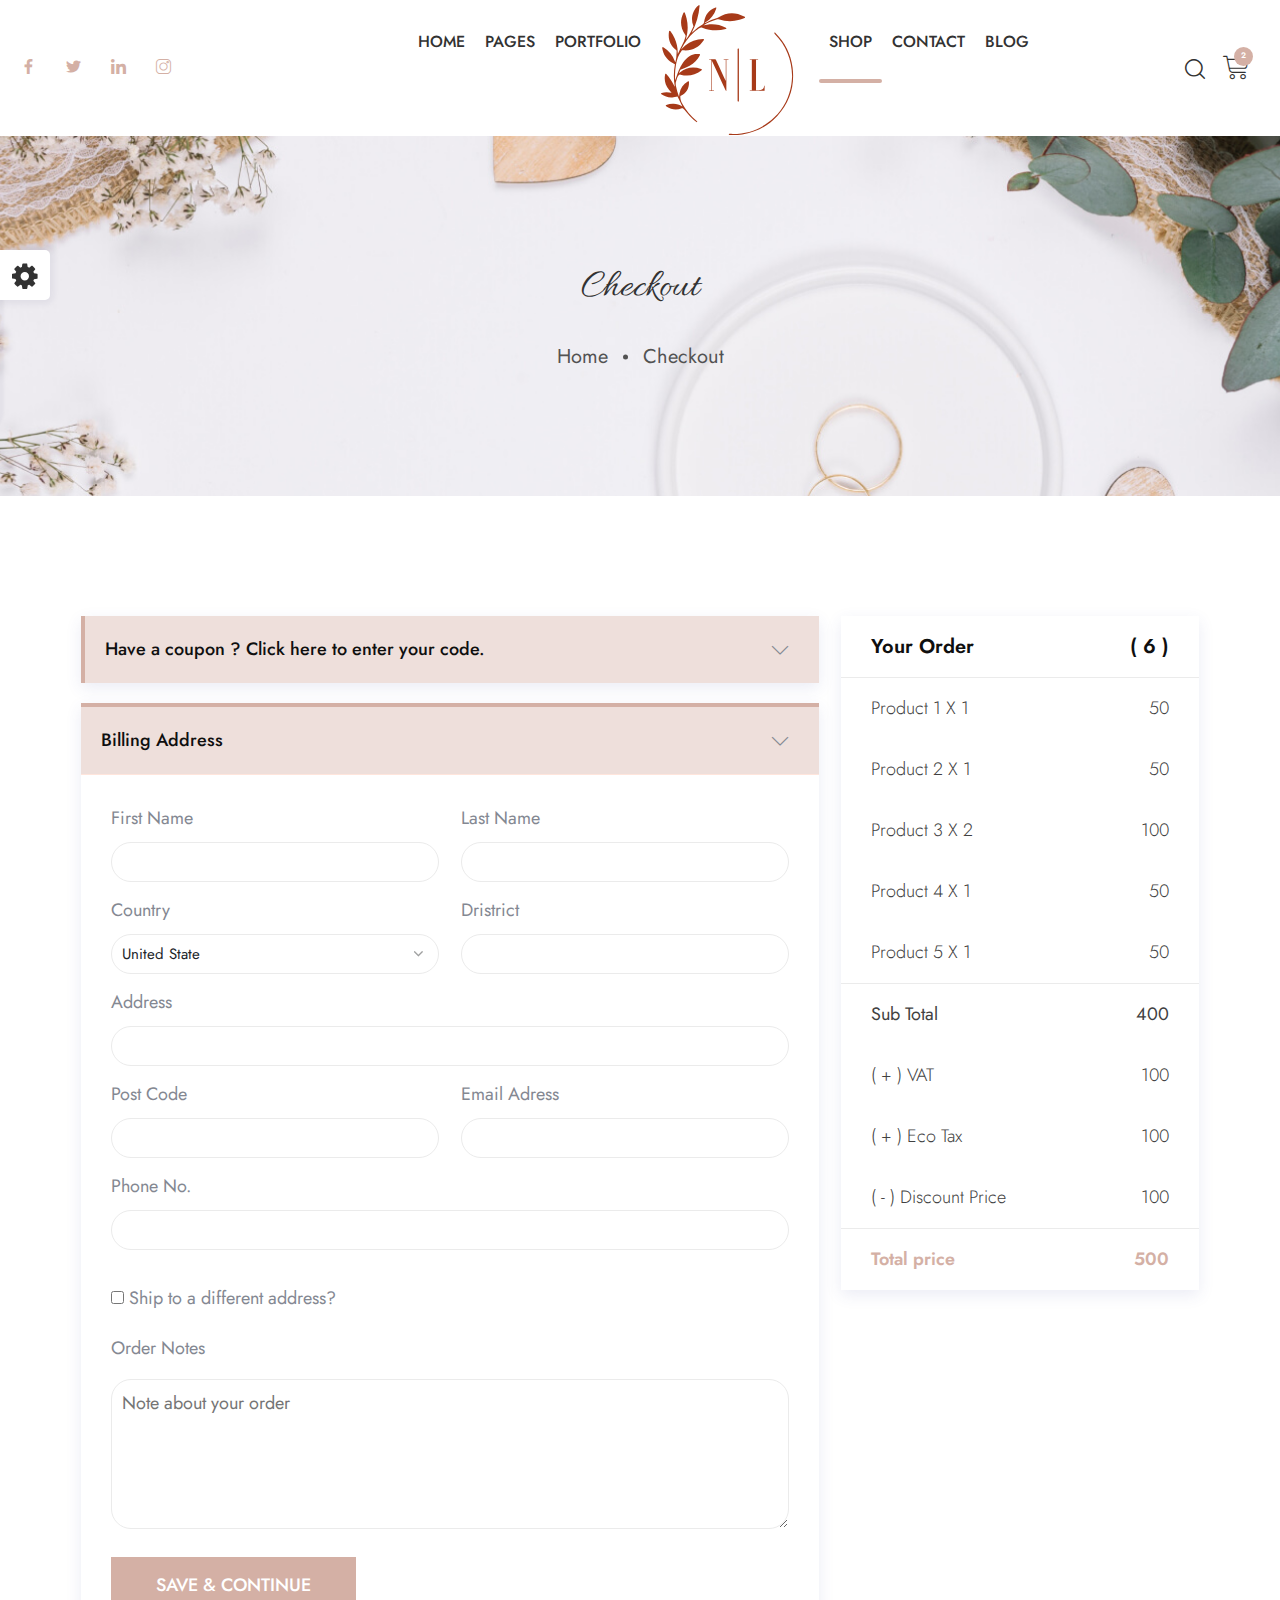
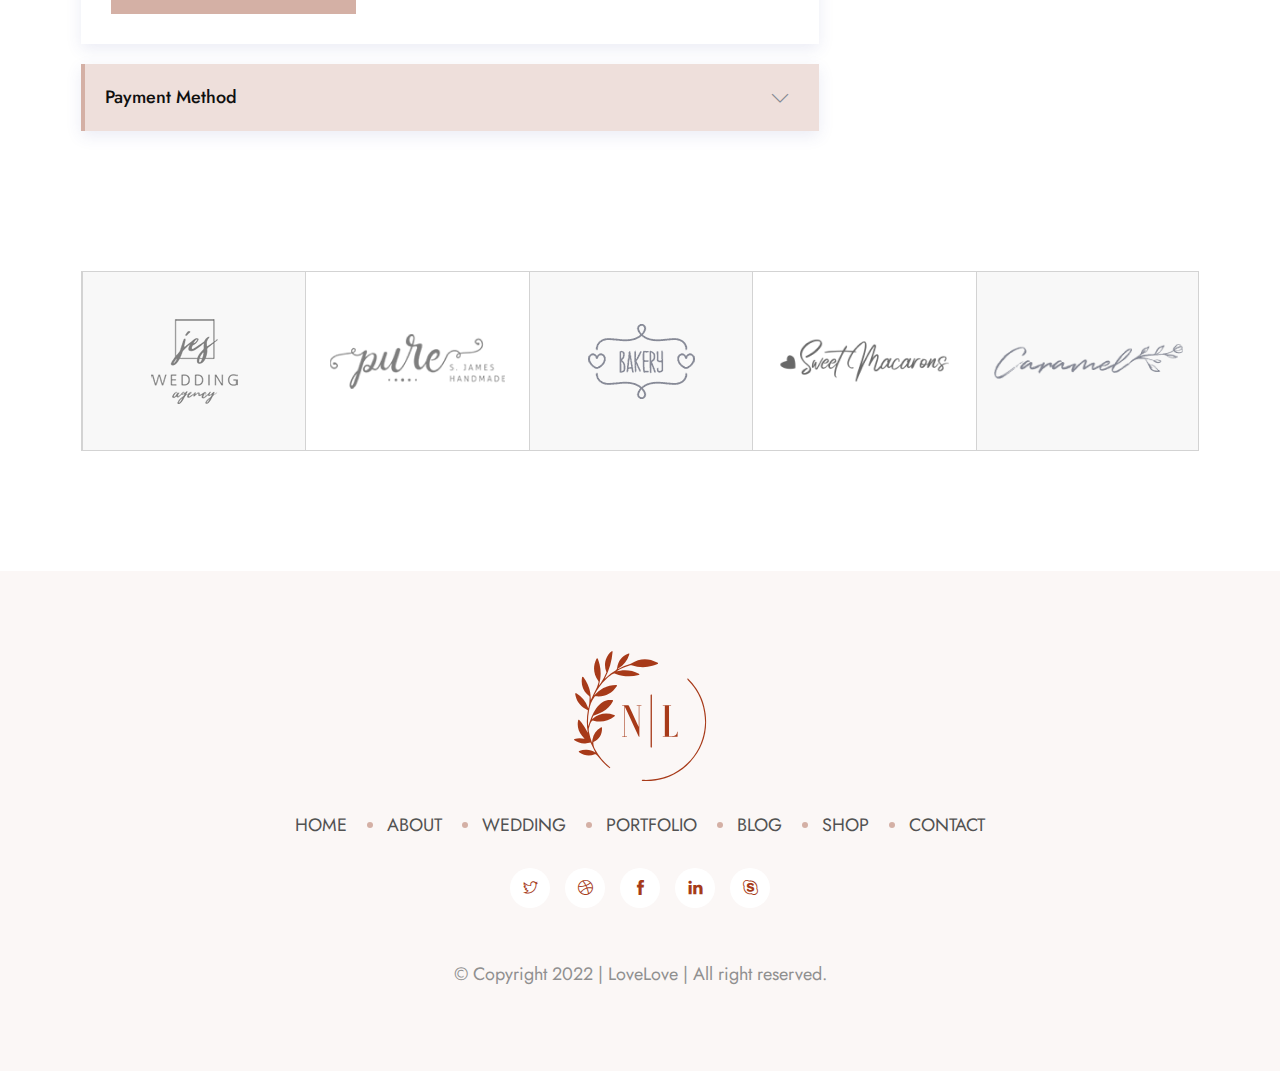
<file: checkout.html>
<!DOCTYPE html>
<html lang="en">

<head>
    <meta charset="utf-8">
    <meta http-equiv="X-UA-Compatible" content="IE=edge">
    <meta name="viewport" content="width=device-width, initial-scale=1">
    <meta name="author" content="wpOceans">
    <link rel="shortcut icon" type="image/png" href="assets/images/favicon.png">
    <title> LoveLove - Wedding & Wedding Planner HTML5 Template</title>
    <link href="assets/css/themify-icons.css" rel="stylesheet">
    <link href="assets/css/font-awesome.min.css" rel="stylesheet">
    <link href="assets/css/flaticon.css" rel="stylesheet">
    <link href="assets/css/bootstrap.min.css" rel="stylesheet">
    <link href="assets/css/animate.css" rel="stylesheet">
    <link href="assets/css/owl.carousel.css" rel="stylesheet">
    <link href="assets/css/owl.theme.css" rel="stylesheet">
    <link href="assets/css/slick.css" rel="stylesheet">
    <link href="assets/css/slick-theme.css" rel="stylesheet">
    <link href="assets/css/swiper.min.css" rel="stylesheet">
    <link href="assets/css/nice-select.css" rel="stylesheet">
    <link href="assets/css/owl.transitions.css" rel="stylesheet">
    <link href="assets/css/jquery.fancybox.css" rel="stylesheet">
    <link href="assets/css/odometer-theme-default.css" rel="stylesheet">
    <link href="assets/css/jquery-ui.css" rel="stylesheet">
    <link href="assets/sass/style.css" rel="stylesheet">
</head>

<body>

    <!-- start page-wrapper -->
    <div class="page-wrapper">
        <!-- start preloader -->
        <div class="preloader">
            <div class="vertical-centered-box">
                <div class="content">
                    <div class="loader-circle"></div>
                    <div class="loader-line-mask">
                        <div class="loader-line"></div>
                    </div>
                    <img src="assets/images/preloader.svg" alt="">
                </div>
            </div>
        </div>
        <!-- end preloader -->
        <!-- Start header -->
        <header id="header">
            <div class="wpo-site-header wpo-header-style-1" id="sticky-header">
                <nav class="navigation navbar navbar-expand-lg navbar-light">
                    <div class="container-fluid">
                        <div class="row align-items-center">
                            <div class="col-md-3 col-3 d-lg-none d-block">
                                <div class="mobail-menu">
                                    <button type="button" class="navbar-toggler open-btn">
                                        <span class="sr-only">Toggle navigation</span>
                                        <span class="icon-bar first-angle"></span>
                                        <span class="icon-bar middle-angle"></span>
                                        <span class="icon-bar last-angle"></span>
                                    </button>
                                </div>
                            </div>
                            <div class="col-lg-2 col-md-6 col-6 d-lg-block d-none">
                                <div class="social-info">
                                    <ul>
                                        <li><a href="#"><i class="fi flaticon-facebook-app-symbol"></i></a></li>
                                        <li><a href="#"><i class="fi flaticon-twitter"></i></a></li>
                                        <li><a href="#"><i class="fi flaticon-linkedin"></i></a></li>
                                        <li><a href="#"><i class="fi flaticon-instagram-1"></i></a></li>
                                    </ul>
                                </div>
                            </div>
                            <div class="col-md-6 col-6 d-lg-none dl-block">
                                <div class="navbar-header">
                                    <a class="navbar-brand" href="index.html"><img src="assets/images/logo.svg"
                                            alt=""></a>
                                </div>
                            </div>
                            <div class="col-lg-8 col-md-1 col-1">
                                <div id="navbar" class="collapse navbar-collapse navigation-holder">
                                    <button class="menu-close"><i class="ti-close"></i></button>
                                    <ul class="nav navbar-nav mb-2 mb-lg-0">
                                        <li class="menu-item-has-children">
                                            <a href="#">Home</a>
                                            <ul class="sub-menu">
                                                <li><a href="index.html">Main Home</a></li>
                                                <li><a href="index-2.html">Wedding Planner</a></li>
                                                <li><a href="index-3.html">Announcement Home</a></li>
                                                <li><a href="index-4.html">Wedding Home</a></li>
                                                <li><a href="index-5.html">Asian / Indian Wedding Announcement</a></li>
                                                <li><a href="index-6.html">Asian / Indian Wedding Planner</a></li>
                                                <li><a href="index-7.html">Muslim Wedding</a></li>
                                                <li><a href="index-8.html">Shop Home</a></li>
                                                <li><a href="index-9.html">Wedding Invitation</a></li>
                                            </ul>
                                        </li>
                                        <li class="menu-item-has-children">
                                            <a href="#">Pages</a>
                                            <ul class="sub-menu">
                                                <li><a href="about.html">About</a></li>
                                                <li class="menu-item-has-children">
                                                    <a href="story.html">Our Story</a>
                                                    <ul class="sub-menu">
                                                        <li><a href="story.html">Our Story Style 1</a></li>
                                                        <li><a href="story-2.html">Our Story Style 2</a></li>
                                                        <li><a href="story-3.html">Our Story Style 3</a></li>
                                                        <li><a href="story-4.html">Our Story Style 4</a></li>
                                                    </ul>
                                                </li>
                                                <li><a href="accomodation.html">Accomodation</a></li>
                                                <li class="menu-item-has-children">
                                                    <a href="rsvp.html">RSVP</a>
                                                    <ul class="sub-menu">
                                                        <li><a href="rsvp.html">RSVP Style 1</a></li>
                                                        <li><a href="rsvp-2.html">RSVP Style 2</a></li>
                                                        <li><a href="rsvp-3.html">RSVP Style 3</a></li>
                                                        <li><a href="rsvp-4.html">RSVP Style 4</a></li>
                                                        <li><a href="rsvp-5.html">RSVP Style 5</a></li>
                                                    </ul>
                                                </li>
                                                <li><a href="gallery.html">Gallery</a></li>
                                                <li><a href="planner.html">Planners</a></li>
                                                <li><a href="team-single.html">Planner Single</a></li>
                                                <li><a href="groom-bride.html">Brides & Grooms</a></li>
                                                <li class="menu-item-has-children">
                                                    <a href="service.html">Serevice</a>
                                                    <ul class="sub-menu">
                                                        <li><a href="service.html">Serevice</a></li>
                                                        <li><a href="service-s2.html">Serevice S2</a></li>
                                                        <li><a href="service-s3.html">Serevice S3</a></li>
                                                        <li><a href="service-single.html">Serevice Single</a></li>
                                                    </ul>
                                                </li>
                                                <li><a href="pricing.html">Pricing</a></li>
                                                <li class="menu-item-has-children">
                                                    <a href="#">Auth Pages</a>
                                                    <ul class="sub-menu">
                                                        <li><a href="login.html">Login</a>
                                                        </li>
                                                        <li><a href="register.html">Register</a></li>
                                                        <li><a href="forgot.html">Forgot Password</a></li>
                                                    </ul>
                                                </li>
                                                <li><a href="coming.html">Coming Soon</a></li>
                                                <li><a href="404.html">404 Error</a></li>
                                            </ul>
                                        </li>
                                        <li class="menu-item-has-children">
                                            <a href="portfolio-grid.html">Portfolio</a>
                                            <ul class="sub-menu">
                                                <li><a href="portfolio-grid.html">Portfolio Grid</a></li>
                                                <li><a href="portfolio-masonary.html">Portfolio Masonary</a></li>
                                                <li><a href="portfolio-masonary-s2.html">Portfolio Masonary S2</a></li>
                                                <li><a href="portfolio-masonary-s3.html">Portfolio Masonary S3</a></li>
                                                <li><a href="portfolio-masonary-s4.html">Portfolio Masonary S4</a></li>
                                                <li><a href="portfolio-single.html">Portfolio Single</a></li>
                                            </ul>
                                        </li>
                                        <li class="menu-item-has-children">
                                            <a class="active" href="shop.html">Shop</a>
                                            <ul class="sub-menu">
                                                <li><a href="shop.html">Shop</a></li>
                                                <li><a href="shop-single.html">Shop Single</a></li>
                                                <li><a href="cart.html">Cart</a></li>
                                                <li><a href="wishlist.html">Wishlist</a></li>
                                                <li><a class="active" href="checkout.html">Checkout</a></li>
                                            </ul>
                                        </li>
                                        <li><a href="contact.html">Contact</a></li>
                                        <li class="menu-item-has-children">
                                            <a href="blog.html">Blog</a>
                                            <ul class="sub-menu">
                                                <li><a href="blog.html">Blog right sidebar</a></li>
                                                <li><a href="blog-left-sidebar.html">Blog left sidebar</a></li>
                                                <li><a href="blog-fullwidth.html">Blog fullwidth</a></li>
                                                <li class="menu-item-has-children">
                                                    <a href="#">Blog details</a>
                                                    <ul class="sub-menu">
                                                        <li><a href="blog-single.html">Blog details right sidebar</a></li>
                                                        <li><a href="blog-single-left-sidebar.html">Blog details left sidebar</a></li>
                                                        <li><a href="blog-single-fullwidth.html">Blog details fullwidth</a></li>
                                                    </ul>
                                                </li>
                                            </ul>
                                        </li>
                                    </ul>
                                </div><!-- end of nav-collapse -->
                            </div>
                            <div class="col-lg-2 col-md-2 col-2">
                                <div class="header-right">
                                    <div class="header-search-form-wrapper">
                                        <div class="cart-search-contact">
                                            <button class="search-toggle-btn"><i
                                                    class="fi flaticon-search"></i></button>
                                            <div class="header-search-form">
                                                <form>
                                                    <div>
                                                        <input type="text" class="form-control"
                                                            placeholder="Search here...">
                                                        <button type="submit"><i
                                                                class="fi flaticon-search"></i></button>
                                                    </div>
                                                </form>
                                            </div>
                                        </div>
                                    </div>
                                    <div class="mini-cart">
                                        <button class="cart-toggle-btn"> <i class="fi flaticon-shopping-cart"></i>
                                            <span class="cart-count">2</span></button>
                                        <div class="mini-cart-content">
                                            <button class="mini-cart-close"><i class="ti-close"></i></button>
                                            <div class="mini-cart-items">
                                                <div class="mini-cart-item clearfix">
                                                    <div class="mini-cart-item-image">
                                                        <a href="shop.html"><img
                                                                src="assets/images/shop/mini-cart/img-1.jpg" alt></a>
                                                    </div>
                                                    <div class="mini-cart-item-des">
                                                        <a href="shop.html">Wedding Gown</a>
                                                        <span class="mini-cart-item-price">$20.15 x 1</span>
                                                        <span class="mini-cart-item-quantity"><a href="#"><i
                                                                    class="ti-close"></i></a></span>
                                                    </div>
                                                </div>
                                                <div class="mini-cart-item clearfix">
                                                    <div class="mini-cart-item-image">
                                                        <a href="shop.html"><img
                                                                src="assets/images/shop/mini-cart/img-2.jpg" alt></a>
                                                    </div>
                                                    <div class="mini-cart-item-des">
                                                        <a href="shop.html">Bridal Flower</a>
                                                        <span class="mini-cart-item-price">$13.25 x 2</span>
                                                        <span class="mini-cart-item-quantity"><a href="#"><i
                                                                    class="ti-close"></i></a></span>
                                                    </div>
                                                </div>
                                            </div>
                                            <div class="mini-cart-action clearfix">
                                                <span class="mini-checkout-price">Subtotal:
                                                    <span>$215.14</span></span>
                                                <div class="mini-btn">
                                                    <a href="checkout.html" class="view-cart-btn s1">Checkout</a>
                                                    <a href="cart.html" class="view-cart-btn">View Cart</a>
                                                </div>
                                            </div>
                                        </div>
                                    </div>
                                </div>
                            </div>
                        </div>
                    </div><!-- end of container -->
                </nav>
            </div>
        </header>
        <!-- end of header -->
        <!-- start wpo-page-title -->
        <section class="wpo-page-title">
            <div class="container">
                <div class="row">
                    <div class="col col-xs-12">
                        <div class="wpo-breadcumb-wrap">
                            <h2>Checkout</h2>
                            <ol class="wpo-breadcumb-wrap">
                                <li><a href="index.html">Home</a></li>
                                <li>Checkout</li>
                            </ol>
                        </div>
                    </div>
                </div> <!-- end row -->
            </div> <!-- end container -->
        </section>
        <!-- end page-title -->
        <!-- wpo-checkout-area start-->
        <div class="wpo-checkout-area section-padding">
            <div class="container">
                <form>
                    <div class="checkout-wrap">
                        <div class="row">
                            <div class="col-lg-8 col-12">
                                <div class="caupon-wrap s1">
                                    <div class="coupon coupon-active">
                                        <label id="toggle1">Have a coupon ? Click here to enter your code.</label>
                                    </div>
                                    <div class="create-account">
                                        <span>If you have coupon code,please apply it</span>
                                        <div class="input-wrap">
                                            <input type="password">
                                            <button>Apply</button>
                                        </div>
                                    </div>
                                </div>
                                <div class="caupon-wrap s2">
                                    <div class="biling-item">
                                        <div class="coupon coupon-3">
                                            <label id="toggle2">Billing Address</label>
                                        </div>
                                        <div class="billing-adress" id="open2">
                                            <div class="contact-form form-style">
                                                <div class="row">
                                                    <div class="col-lg-6 col-md-12 col-12">
                                                        <label for="fname1">First Name</label>
                                                        <input type="text" placeholder="" id="fname1" name="fname">
                                                    </div>
                                                    <div class="col-lg-6 col-md-12 col-12">
                                                        <label for="fname2">Last Name</label>
                                                        <input type="text" placeholder="" id="fname2" name="fname">
                                                    </div>
                                                    <div class="col-lg-6 col-md-12 col-12">
                                                        <label for="Country">Country</label>
                                                        <select name="address" id="Country" class="form-control">
                                                            <option disabled="" selected="">United State</option>
                                                            <option>Bangladesh</option>
                                                            <option>India</option>
                                                            <option>Srilanka</option>
                                                            <option>Pakisthan</option>
                                                            <option>Afgansthan</option>
                                                        </select>
                                                    </div>
                                                    <div class="col-lg-6 col-md-12 col-12">
                                                        <label for="City">Dristrict</label>
                                                        <input type="text" placeholder="" id="City" name="City">
                                                    </div>
                                                    <div class="col-lg-12 col-md-12 col-12">
                                                        <label for="Adress">Address</label>
                                                        <input type="text" placeholder="" id="Adress" name="Adress">
                                                    </div>
                                                    <div class="col-lg-6 col-md-12 col-12">
                                                        <label for="Post2">Post Code</label>
                                                        <input type="text" placeholder="" id="Post2" name="Post">
                                                    </div>
                                                    <div class="col-lg-6 col-md-12 col-12">
                                                        <label for="email4">Email Adress</label>
                                                        <input type="text" placeholder="" id="email4" name="email">
                                                    </div>
                                                    <div class="col-lg-12 col-md-12 col-12">
                                                        <label for="email2">Phone No.</label>
                                                        <input type="text" placeholder="" id="email2" name="email">
                                                    </div>
                                                </div>
                                            </div>
                                            <div class="biling-item-2">
                                                <input id="toggle3" type="checkbox">
                                                <label class="fontsize" for="toggle3">Ship to a different
                                                    address?</label>
                                                <div class="billing-adress" id="open3">
                                                    <div class="contact-form form-style">
                                                        <div class="row">
                                                            <div class="col-lg-6 col-md-12 col-12">
                                                                <label for="fname4">First Name</label>
                                                                <input type="text" placeholder="" id="fname4"
                                                                    name="fname">
                                                            </div>
                                                            <div class="col-lg-6 col-md-12 col-12">
                                                                <label for="fname3">Last Name</label>
                                                                <input type="text" placeholder="" id="fname3"
                                                                    name="fname">
                                                            </div>
                                                            <div class="col-lg-6 col-md-12 col-12">
                                                                <label for="Country2">Country</label>
                                                                <select name="address" id="Country2"
                                                                    class="form-control">
                                                                    <option disabled="" selected="">United State
                                                                    </option>
                                                                    <option>Bangladesh</option>
                                                                    <option>India</option>
                                                                    <option>Srilanka</option>
                                                                    <option>Pakisthan</option>
                                                                    <option>Afgansthan</option>
                                                                </select>
                                                            </div>
                                                            <div class="col-lg-6 col-md-12 col-12">
                                                                <label for="City2">Dristrict</label>
                                                                <input type="text" placeholder="" id="City2"
                                                                    name="City">
                                                            </div>
                                                            <div class="col-lg-12 col-md-12 col-12">
                                                                <label for="Adress2">Address</label>
                                                                <input type="text" placeholder="" id="Adress2"
                                                                    name="Adress">
                                                            </div>
                                                            <div class="col-lg-6 col-md-12 col-12">
                                                                <label for="Post">Post Code</label>
                                                                <input type="text" placeholder="" id="Post" name="Post">
                                                            </div>
                                                            <div class="col-lg-6 col-md-12 col-12">
                                                                <label for="emails">Email Adress</label>
                                                                <input type="text" placeholder="" id="emails"
                                                                    name="email">
                                                            </div>
                                                            <div class="col-lg-12 col-md-12 col-12">
                                                                <label for="emaild">Phone No.</label>
                                                                <input type="text" placeholder="" id="emaild"
                                                                    name="email">
                                                            </div>
                                                        </div>
                                                    </div>
                                                </div>
                                                <div class="note-area">
                                                    <p>Order Notes </p>
                                                    <textarea name="massage"
                                                        placeholder="Note about your order"></textarea>
                                                </div>
                                                <div class="submit-btn-area">
                                                    <ul>
                                                        <li><button class="theme-btn-s4" type="submit">Save &
                                                                continue</button></li>
                                                    </ul>
                                                </div>
                                            </div>
                                        </div>
                                    </div>
                                </div>
                                <div class="caupon-wrap s3">
                                    <div class="payment-area">
                                        <div class="row">
                                            <div class="col-12">
                                                <div class="coupon coupon-3">
                                                    <label id="toggle4">Payment Method</label>
                                                </div>
                                                <div class="payment-option" id="open4">
                                                    <div class="payment-select">
                                                        <ul>
                                                            <li class="addToggle">
                                                                <input id="add" type="radio" name="payment"
                                                                    checked="checked" value="30">
                                                                <label for="add">Payment By Card</label>
                                                            </li>
                                                            <li class="removeToggle">
                                                                <input id="remove" type="radio" name="payment"
                                                                    value="30">
                                                                <label for="remove">Cash On delivery</label>
                                                            </li>
                                                        </ul>
                                                    </div>
                                                    <div id="open5" class="payment-name active">
                                                        <ul>
                                                            <li class="visa"><input id="1" type="radio" name="size"
                                                                    value="30">
                                                                <label for="1"><img
                                                                        src="assets/images/checkout/img-1.png"
                                                                        alt=""></label>
                                                            </li>
                                                            <li class="mas"><input id="2" type="radio" name="size"
                                                                    value="30">
                                                                <label for="2"><img
                                                                        src="assets/images/checkout/img-2.png"
                                                                        alt=""></label>
                                                            </li>
                                                            <li class="ski"><input id="3" type="radio" name="size"
                                                                    value="30">
                                                                <label for="3"><img
                                                                        src="assets/images/checkout/img-3.png"
                                                                        alt=""></label>
                                                            </li>
                                                            <li class="pay"><input id="4" type="radio" name="size"
                                                                    value="30">
                                                                <label for="4"><img
                                                                        src="assets/images/checkout/img-4.png"
                                                                        alt=""></label>
                                                            </li>
                                                        </ul>
                                                        <div class="contact-form form-style">
                                                            <div class="row">
                                                                <div class="col-lg-6 col-md-12 col-12">
                                                                    <label for="holder">Card holder Name</label>
                                                                    <input type="text" placeholder="" id="holder"
                                                                        name="name">
                                                                </div>
                                                                <div class="col-lg-6 col-md-12 col-12">
                                                                    <label for="card">Card Number</label>
                                                                    <input type="text" placeholder="" id="card"
                                                                        name="card">
                                                                </div>
                                                                <div class="col-lg-6 col-md-12 col-12">
                                                                    <label for="CVV">CVV</label>
                                                                    <input type="text" placeholder="" id="CVV"
                                                                        name="CVV">
                                                                </div>
                                                                <div class="col-lg-6 col-md-12 col-12">
                                                                    <label for="date">Expire Date</label>
                                                                    <input type="text" placeholder="" id="date"
                                                                        name="date">
                                                                </div>
                                                                <div class="col-lg-12 col-md-12 col-12">
                                                                    <div class="submit-btn-area text-center">
                                                                        <button class="theme-btn-s4" type="submit">Place
                                                                            Order</button>
                                                                    </div>
                                                                </div>
                                                            </div>
                                                        </div>
                                                    </div>
                                                </div>
                                            </div>
                                        </div>
                                    </div>
                                </div>
                            </div>
                            <div class="col-lg-4 col-12">
                                <div class="cout-order-area">
                                    <div class="oreder-item ">
                                        <ul>
                                            <li class="o-header">Your Order<span>( 6 )</span></li>
                                            <li>Product 1 X 1<span>50</span></li>
                                            <li>Product 2 X 1<span>50</span></li>
                                            <li>Product 3 X 2<span>100</span></li>
                                            <li>Product 4 X 1<span>50</span></li>
                                            <li class="o-middle">Product 5 X 1<span>50</span></li>
                                            <li class="s-total">Sub Total<span>400</span></li>
                                            <li>( + ) VAT<span>100</span></li>
                                            <li>( + ) Eco Tax <span>100</span></li>
                                            <li>( - ) Discount Price<span>100</span></li>
                                            <li class="o-bottom">Total price <span>500</span></li>
                                        </ul>
                                    </div>
                                </div>
                            </div>
                        </div>
                    </div>
                </form>
            </div>
        </div>
        <!-- wpo-checkout-area end-->
        <!-- start wpo-partners-section -->
        <section class="wpo-partners-section section-padding pt-0">
            <h2 class="hidden">Partners</h2>
            <div class="container">
                <div class="row">
                    <div class="col col-xs-12">
                        <div class="partner-grids partners-slider owl-carousel">
                            <div class="grid">
                                <img src="assets/images/partners/1.png" alt>
                            </div>
                            <div class="grid">
                                <img src="assets/images/partners/2.png" alt>
                            </div>
                            <div class="grid">
                                <img src="assets/images/partners/3.png" alt>
                            </div>
                            <div class="grid">
                                <img src="assets/images/partners/4.png" alt>
                            </div>
                            <div class="grid">
                                <img src="assets/images/partners/5.png" alt>
                            </div>
                        </div>
                    </div>
                </div>
            </div> <!-- end container -->
        </section>
        <!-- end wpo-partners-section-->

        <!-- wpo-site-footer start -->
        <div class="wpo-site-footer text-center">
            <div class="container">
                <div class="row">
                    <div class="col-12">
                        <div class="footer-image">
                            <a class="logo" href="index.html"><img src="assets/images/logo.svg" alt=""></a>
                        </div>
                    </div>
                    <div class="col-12">
                        <div class="footer-link">
                            <ul>
                                <li><a href="index.html">Home</a></li>
                                <li><a href="about.html">About</a></li>
                                <li><a href="index-2.html">Wedding</a></li>
                                <li><a href="portfolio-grid.html">Portfolio</a></li>
                                <li><a href="blog.html">Blog</a></li>
                                <li><a href="shop.html">Shop</a></li>
                                <li><a href="contact.html">Contact</a></li>
                            </ul>
                        </div>
                    </div>
                    <div class="col-12">
                        <div class="link-widget">
                            <ul>
                                <li><a href="#"><i class="ti-twitter"></i></a></li>
                                <li><a href="#"><i class="ti-dribbble"></i></a></li>
                                <li><a href="#"><i class="ti-facebook"></i></a></li>
                                <li><a href="#"><i class="ti-linkedin"></i></a></li>
                                <li><a href="#"><i class="ti-skype"></i></a></li>
                            </ul>
                        </div>
                    </div>
                    <div class="col-12">
                        <div class="copyright">
                            <p>© Copyright 2022 | <a href="index.html">LoveLove</a> | All right reserved.</p>
                        </div>
                    </div>
                </div>
            </div>
        </div>
        <!-- wpo-site-footer end -->

        <!-- color-switcher -->
        <div class="color-switcher-wrap">
            <div class="color-switcher-item">
                <div class="color-toggle-btn">
                    <i class="fa fa-cog"></i>
                </div>
                <ul id="switcher">
                    <li class="btn btn1" id="Button1"></li>
                    <li class="btn btn2" id="Button2"></li>
                    <li class="btn btn3" id="Button3"></li>
                    <li class="btn btn4" id="Button4"></li>
                    <li class="btn btn5" id="Button5"></li>
                    <li class="btn btn6" id="Button6"></li>
                    <li class="btn btn7" id="Button7"></li>
                    <li class="btn btn8" id="Button8"></li>
                    <li class="btn btn9" id="Button9"></li>
                    <li class="btn btn10" id="Button10"></li>
                    <li class="btn btn11" id="Button11"></li>
                    <li class="btn btn12" id="Button12"></li>
                </ul>
            </div>
        </div>
    </div>
    <!-- end of page-wrapper -->

    <!-- All JavaScript files
    ================================================== -->
    <script src="assets/js/jquery.min.js"></script>
    <script src="assets/js/bootstrap.bundle.min.js"></script>
    <!-- Plugins for this template -->
    <script src="assets/js/modernizr.custom.js"></script>
    <script src="assets/js/jquery.dlmenu.js"></script>
    <script src="assets/js/jquery-plugin-collection.js"></script>
    <!-- Custom script for this template -->
    <script src="assets/js/script.js"></script>
</body>

</html>
</file>
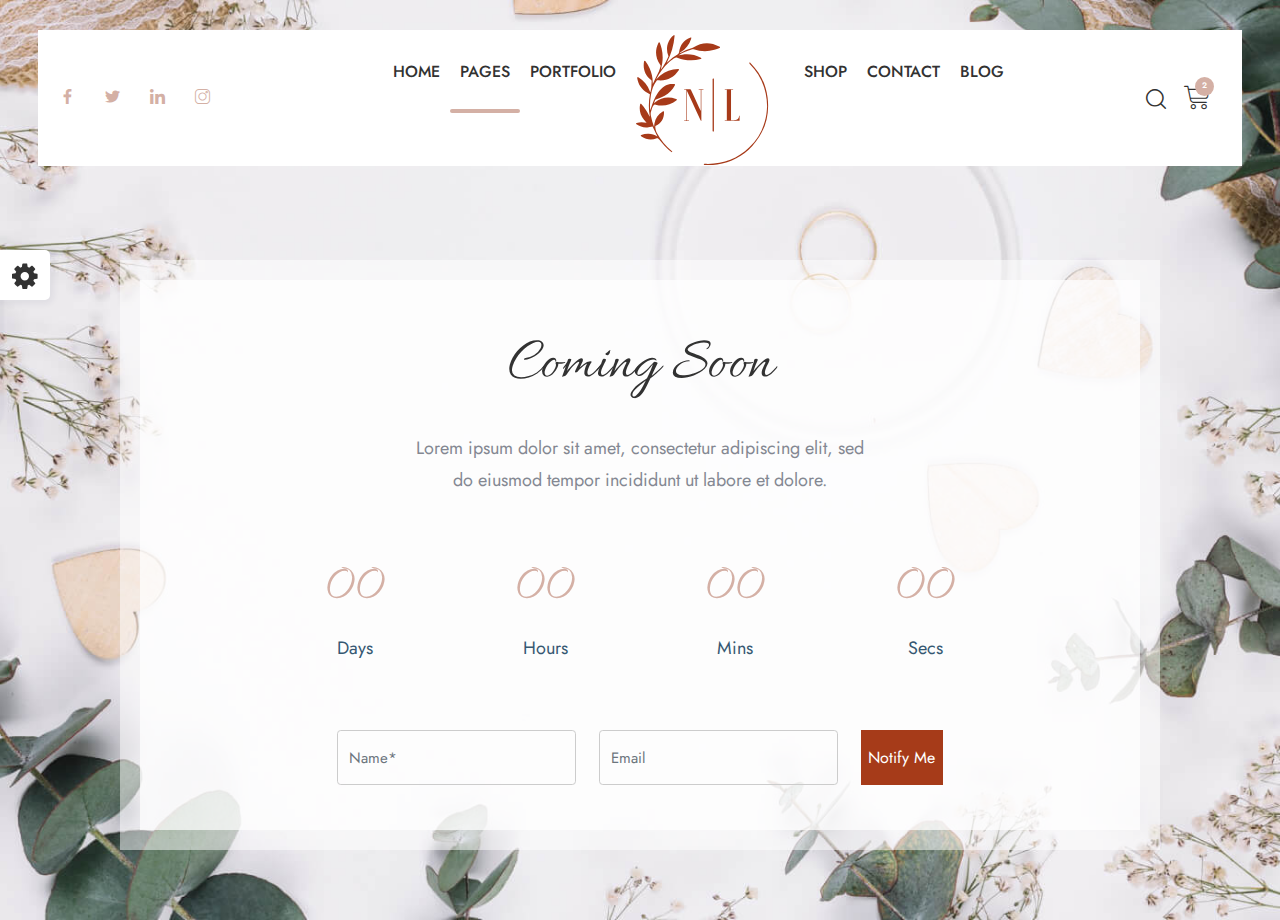
<file: coming.html>
<!DOCTYPE html>
<html lang="en">

<head>
    <meta charset="utf-8">
    <meta http-equiv="X-UA-Compatible" content="IE=edge">
    <meta name="viewport" content="width=device-width, initial-scale=1">
    <meta name="author" content="wpOceans">
    <link rel="shortcut icon" type="image/png" href="assets/images/favicon.png">
    <title> LoveLove - Wedding & Wedding Planner HTML5 Template</title>
    <link href="assets/css/themify-icons.css" rel="stylesheet">
    <link href="assets/css/font-awesome.min.css" rel="stylesheet">
    <link href="assets/css/flaticon.css" rel="stylesheet">
    <link href="assets/css/magnific-popup.css" rel="stylesheet">
    <link href="assets/css/bootstrap.min.css" rel="stylesheet">
    <link href="assets/css/animate.css" rel="stylesheet">
    <link href="assets/css/owl.carousel.css" rel="stylesheet">
    <link href="assets/css/owl.theme.css" rel="stylesheet">
    <link href="assets/css/slick.css" rel="stylesheet">
    <link href="assets/css/slick-theme.css" rel="stylesheet">
    <link href="assets/css/swiper.min.css" rel="stylesheet">
    <link href="assets/css/nice-select.css" rel="stylesheet">
    <link href="assets/css/owl.transitions.css" rel="stylesheet">
    <link href="assets/css/jquery.fancybox.css" rel="stylesheet">
    <link href="assets/css/odometer-theme-default.css" rel="stylesheet">
    <link href="assets/css/jquery-ui.css" rel="stylesheet">
    <link href="assets/sass/style.css" rel="stylesheet">
</head>

<body>

    <!-- start page-wrapper -->
    <div class="page-wrapper">
        <!-- start preloader -->
        <div class="preloader">
            <div class="vertical-centered-box">
                <div class="content">
                    <div class="loader-circle"></div>
                    <div class="loader-line-mask">
                        <div class="loader-line"></div>
                    </div>
                    <img src="assets/images/preloader.svg" alt="">
                </div>
            </div>
        </div>
        <!-- end preloader -->
        <!-- Start header -->
        <!-- Start header -->
        <header>
            <div class="wpo-site-header wpo-header-style-3">
                <nav class="navigation navbar navbar-expand-lg navbar-light">
                    <div class="container-fluid">
                        <div class="row align-items-center">
                            <div class="col-md-3 col-3 d-lg-none d-block">
                                <div class="mobail-menu">
                                    <button type="button" class="navbar-toggler open-btn">
                                        <span class="sr-only">Toggle navigation</span>
                                        <span class="icon-bar first-angle"></span>
                                        <span class="icon-bar middle-angle"></span>
                                        <span class="icon-bar last-angle"></span>
                                    </button>
                                </div>
                            </div>
                            <div class="col-lg-2 col-md-6 col-6 d-lg-block d-none">
                                <div class="social-info">
                                    <ul>
                                        <li><a href="#"><i class="fi flaticon-facebook-app-symbol"></i></a></li>
                                        <li><a href="#"><i class="fi flaticon-twitter"></i></a></li>
                                        <li><a href="#"><i class="fi flaticon-linkedin"></i></a></li>
                                        <li><a href="#"><i class="fi flaticon-instagram-1"></i></a></li>
                                    </ul>
                                </div>
                            </div>
                            <div class="col-md-6 col-6 d-lg-none dl-block">
                                <div class="navbar-header">
                                    <a class="navbar-brand" href="index.html"><img src="assets/images/logo.svg"
                                            alt=""></a>
                                </div>
                            </div>
                            <div class="col-lg-8 col-md-1 col-1">
                                <div id="navbar" class="collapse navbar-collapse navigation-holder">
                                    <button class="menu-close"><i class="ti-close"></i></button>
                                    <ul class="nav navbar-nav mb-2 mb-lg-0">
                                        <li class="menu-item-has-children">
                                            <a href="#">Home</a>
                                            <ul class="sub-menu">
                                                <li><a href="index.html">Main Home</a></li>
                                                <li><a href="index-2.html">Wedding Planner</a></li>
                                                <li><a href="index-3.html">Announcement Home</a></li>
                                                <li><a href="index-4.html">Wedding Home</a></li>
                                                <li><a href="index-5.html">Asian / Indian Wedding Announcement</a></li>
                                                <li><a href="index-6.html">Asian / Indian Wedding Planner</a></li>
                                                <li><a href="index-7.html">Muslim Wedding</a></li>
                                                <li><a href="index-8.html">Shop Home</a></li>
                                                <li><a href="index-9.html">Wedding Invitation</a></li>
                                            </ul>
                                        </li>
                                        <li class="menu-item-has-children">
                                            <a class="active" href="#">Pages</a>
                                            <ul class="sub-menu">
                                                <li><a href="about.html">About</a></li>
                                                <li class="menu-item-has-children">
                                                    <a href="story.html">Our Story</a>
                                                    <ul class="sub-menu">
                                                        <li><a href="story.html">Our Story Style 1</a></li>
                                                        <li><a href="story-2.html">Our Story Style 2</a></li>
                                                        <li><a href="story-3.html">Our Story Style 3</a></li>
                                                        <li><a href="story-4.html">Our Story Style 4</a></li>
                                                    </ul>
                                                </li>
                                                <li><a href="accomodation.html">Accomodation</a></li>
                                                <li class="menu-item-has-children">
                                                    <a href="rsvp.html">RSVP</a>
                                                    <ul class="sub-menu">
                                                        <li><a href="rsvp.html">RSVP Style 1</a></li>
                                                        <li><a href="rsvp-2.html">RSVP Style 2</a></li>
                                                        <li><a href="rsvp-3.html">RSVP Style 3</a></li>
                                                        <li><a href="rsvp-4.html">RSVP Style 4</a></li>
                                                        <li><a href="rsvp-5.html">RSVP Style 5</a></li>
                                                    </ul>
                                                </li>
                                                <li><a href="gallery.html">Gallery</a></li>
                                                <li><a href="planner.html">Planners</a></li>
                                                <li><a href="team-single.html">Planner Single</a></li>
                                                <li><a href="groom-bride.html">Brides & Grooms</a></li>
                                                <li class="menu-item-has-children">
                                                    <a href="service.html">Serevice</a>
                                                    <ul class="sub-menu">
                                                        <li><a href="service.html">Serevice</a></li>
                                                        <li><a href="service-s2.html">Serevice S2</a></li>
                                                        <li><a href="service-s3.html">Serevice S3</a></li>
                                                        <li><a href="service-single.html">Serevice Single</a></li>
                                                    </ul>
                                                </li>
                                                <li><a href="pricing.html">Pricing</a></li>
                                                <li class="menu-item-has-children">
                                                    <a href="#">Auth Pages</a>
                                                    <ul class="sub-menu">
                                                        <li><a href="login.html">Login</a>
                                                        </li>
                                                        <li><a href="register.html">Register</a></li>
                                                        <li><a href="forgot.html">Forgot Password</a></li>
                                                    </ul>
                                                </li>
                                                <li><a class="active" href="coming.html">Coming Soon</a></li>
                                                <li><a href="404.html">404 Error</a></li>
                                            </ul>
                                        </li>
                                        <li class="menu-item-has-children">
                                            <a href="portfolio-grid.html">Portfolio</a>
                                            <ul class="sub-menu">
                                                <li><a href="portfolio-grid.html">Portfolio Grid</a></li>
                                                <li><a href="portfolio-masonary.html">Portfolio Masonary</a></li>
                                                <li><a href="portfolio-masonary-s2.html">Portfolio Masonary S2</a></li>
                                                <li><a href="portfolio-masonary-s3.html">Portfolio Masonary S3</a></li>
                                                <li><a href="portfolio-masonary-s4.html">Portfolio Masonary S4</a></li>
                                                <li><a href="portfolio-single.html">Portfolio Single</a></li>
                                            </ul>
                                        </li>
                                        <li class="menu-item-has-children">
                                            <a href="shop.html">Shop</a>
                                            <ul class="sub-menu">
                                                <li><a href="shop.html">Shop</a></li>
                                                <li><a href="shop-single.html">Shop Single</a></li>
                                                <li><a href="cart.html">Cart</a></li>
                                                <li><a href="wishlist.html">Wishlist</a></li>
                                                <li><a href="checkout.html">Checkout</a></li>
                                            </ul>
                                        </li>
                                        <li><a href="contact.html">Contact</a></li>
                                        <li class="menu-item-has-children">
                                            <a href="blog.html">Blog</a>
                                            <ul class="sub-menu">
                                                <li><a href="blog.html">Blog right sidebar</a></li>
                                                <li><a href="blog-left-sidebar.html">Blog left sidebar</a></li>
                                                <li><a href="blog-fullwidth.html">Blog fullwidth</a></li>
                                                <li class="menu-item-has-children">
                                                    <a href="#">Blog details</a>
                                                    <ul class="sub-menu">
                                                        <li><a href="blog-single.html">Blog details right sidebar</a></li>
                                                        <li><a href="blog-single-left-sidebar.html">Blog details left sidebar</a></li>
                                                        <li><a href="blog-single-fullwidth.html">Blog details fullwidth</a></li>
                                                    </ul>
                                                </li>
                                            </ul>
                                        </li>
                                    </ul>
                                </div><!-- end of nav-collapse -->
                            </div>
                            <div class="col-lg-2 col-md-2 col-2">
                                <div class="header-right">
                                    <div class="header-search-form-wrapper">
                                        <div class="cart-search-contact">
                                            <button class="search-toggle-btn"><i
                                                    class="fi flaticon-search"></i></button>
                                            <div class="header-search-form">
                                                <form>
                                                    <div>
                                                        <input type="text" class="form-control"
                                                            placeholder="Search here...">
                                                        <button type="submit"><i
                                                                class="fi flaticon-search"></i></button>
                                                    </div>
                                                </form>
                                            </div>
                                        </div>
                                    </div>
                                    <div class="mini-cart">
                                        <button class="cart-toggle-btn"> <i class="fi flaticon-shopping-cart"></i>
                                            <span class="cart-count">2</span></button>
                                        <div class="mini-cart-content">
                                            <button class="mini-cart-close"><i class="ti-close"></i></button>
                                            <div class="mini-cart-items">
                                                <div class="mini-cart-item clearfix">
                                                    <div class="mini-cart-item-image">
                                                        <a href="shop.html"><img
                                                                src="assets/images/shop/mini-cart/img-1.jpg" alt></a>
                                                    </div>
                                                    <div class="mini-cart-item-des">
                                                        <a href="shop.html">Wedding Gown</a>
                                                        <span class="mini-cart-item-price">$20.15 x 1</span>
                                                        <span class="mini-cart-item-quantity"><a href="#"><i
                                                                    class="ti-close"></i></a></span>
                                                    </div>
                                                </div>
                                                <div class="mini-cart-item clearfix">
                                                    <div class="mini-cart-item-image">
                                                        <a href="shop.html"><img
                                                                src="assets/images/shop/mini-cart/img-2.jpg" alt></a>
                                                    </div>
                                                    <div class="mini-cart-item-des">
                                                        <a href="shop.html">Bridal Flower</a>
                                                        <span class="mini-cart-item-price">$13.25 x 2</span>
                                                        <span class="mini-cart-item-quantity"><a href="#"><i
                                                                    class="ti-close"></i></a></span>
                                                    </div>
                                                </div>
                                            </div>
                                            <div class="mini-cart-action clearfix">
                                                <span class="mini-checkout-price">Subtotal:
                                                    <span>$215.14</span></span>
                                                <div class="mini-btn">
                                                    <a href="checkout.html" class="view-cart-btn s1">Checkout</a>
                                                    <a href="cart.html" class="view-cart-btn">View Cart</a>
                                                </div>
                                            </div>
                                        </div>
                                    </div>
                                </div>
                            </div>
                        </div>
                    </div><!-- end of container -->
                </nav>
            </div>
        </header>
        <!-- end of header -->
        <!-- start of hero -->
        <section class="static-hero-s4">
            <div class="hero-container">
                <div class="hero-inner">
                    <div class="container">
                        <div class="coming-soon-section">
                            <div class="row justify-content-center">
                                <div class="col-lg-6">
                                    <div class="coming-soon-text">
                                        <h2>Coming Soon</h2>
                                        <p>Lorem ipsum dolor sit amet, consectetur adipiscing elit, sed do eiusmod
                                            tempor
                                            incididunt ut labore et dolore.</p>
                                    </div>
                                </div>
                                <div class="col-lg-12">
                                    <!-- start wpo-wedding-date -->
                                    <div class="wpo-wedding-date">
                                        <h2 class="hidden">some</h2>
                                        <div class="clock-grids">
                                            <div id="clock" data-date="2024/02/09 00:00"></div>
                                        </div>
                                    </div>
                                    <!-- end wpo-wedding-date -->
                                </div>
                                <div class="col-lg-8">
                                    <div class="wpo-coming-contact">
                                        <form method="post" class="contact-validation-active" id="contact-form-main">
                                            <div class="row justify-content-center">
                                                <div class="col-lg-5 col-sm-6 col-12">
                                                    <input type="text" class="form-control" name="name" id="name"
                                                        placeholder="Name*">
                                                </div>
                                                <div class="col-lg-5 col-sm-6 col-12">
                                                    <input type="email" class="form-control" name="email" id="email"
                                                        placeholder="Email">
                                                </div>
                                                <div class="col-lg-2 col-sm-4 col-6">
                                                    <div class="submit-area">
                                                        <button type="submit">Notify Me</button>
                                                        <div id="loader">
                                                            <i class="ti-reload"></i>
                                                        </div>
                                                    </div>
                                                </div>
                                            </div>
                                            <div class="clearfix error-handling-messages">
                                                <div id="success">Thank you</div>
                                                <div id="error"> Error occurred while sending email. Please try again
                                                    later. </div>
                                            </div>
                                        </form>
                                    </div>
                                </div>
                            </div>
                        </div>
                    </div>
                </div>
            </div>
        </section>
        <!-- end of hero slider -->
        <!-- color-switcher -->
        <div class="color-switcher-wrap">
            <div class="color-switcher-item">
                <div class="color-toggle-btn">
                    <i class="fa fa-cog"></i>
                </div>
                <ul id="switcher">
                    <li class="btn btn1" id="Button1"></li>
                    <li class="btn btn2" id="Button2"></li>
                    <li class="btn btn3" id="Button3"></li>
                    <li class="btn btn4" id="Button4"></li>
                    <li class="btn btn5" id="Button5"></li>
                    <li class="btn btn6" id="Button6"></li>
                    <li class="btn btn7" id="Button7"></li>
                    <li class="btn btn8" id="Button8"></li>
                    <li class="btn btn9" id="Button9"></li>
                    <li class="btn btn10" id="Button10"></li>
                    <li class="btn btn11" id="Button11"></li>
                    <li class="btn btn12" id="Button12"></li>
                </ul>
            </div>
        </div>
    </div>
    <!-- end of page-wrapper -->

    <!-- All JavaScript files
    ================================================== -->
    <script src="assets/js/jquery.min.js"></script>
    <script src="assets/js/bootstrap.bundle.min.js"></script>
    <!-- Plugins for this template -->
    <script src="assets/js/modernizr.custom.js"></script>
    <script src="assets/js/jquery.dlmenu.js"></script>
    <script src="assets/js/jquery-plugin-collection.js"></script>
    <!-- Custom script for this template -->
    <script src="assets/js/script.js"></script>
</body>

</html>
</file>
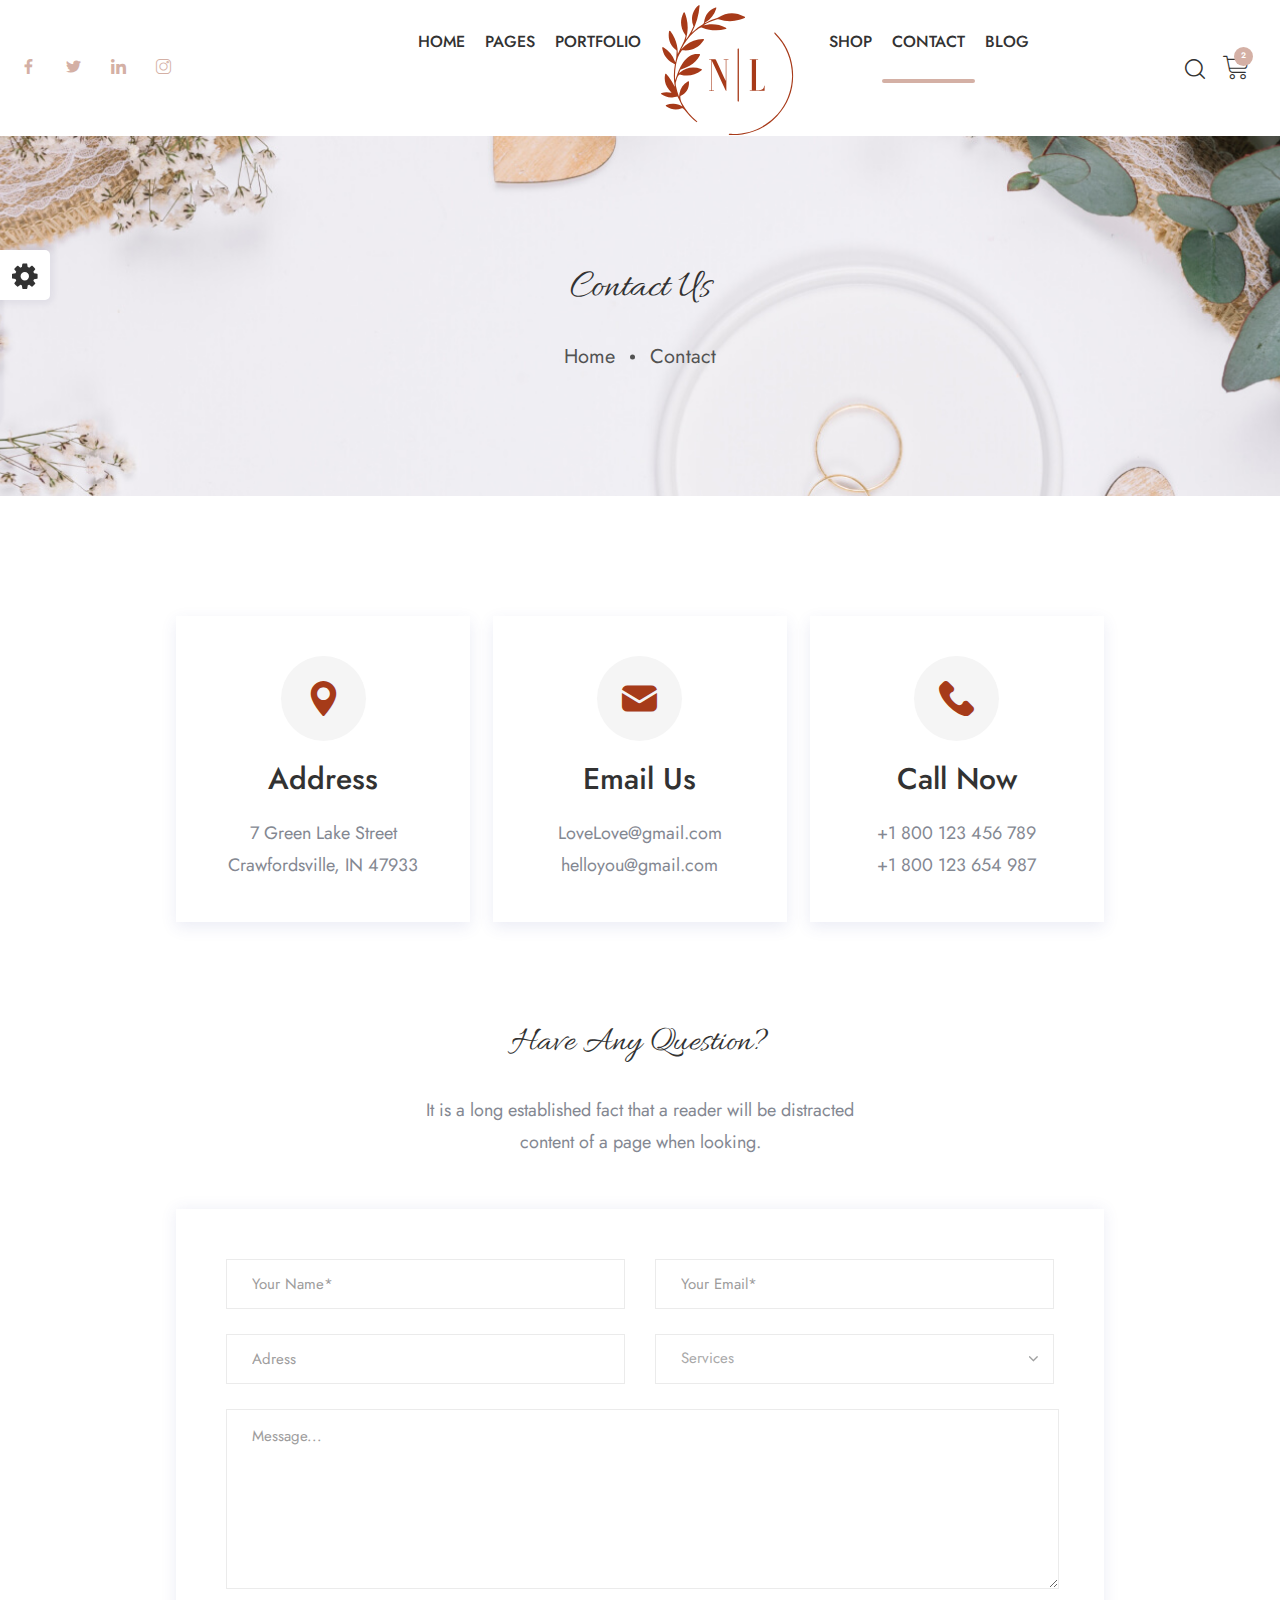
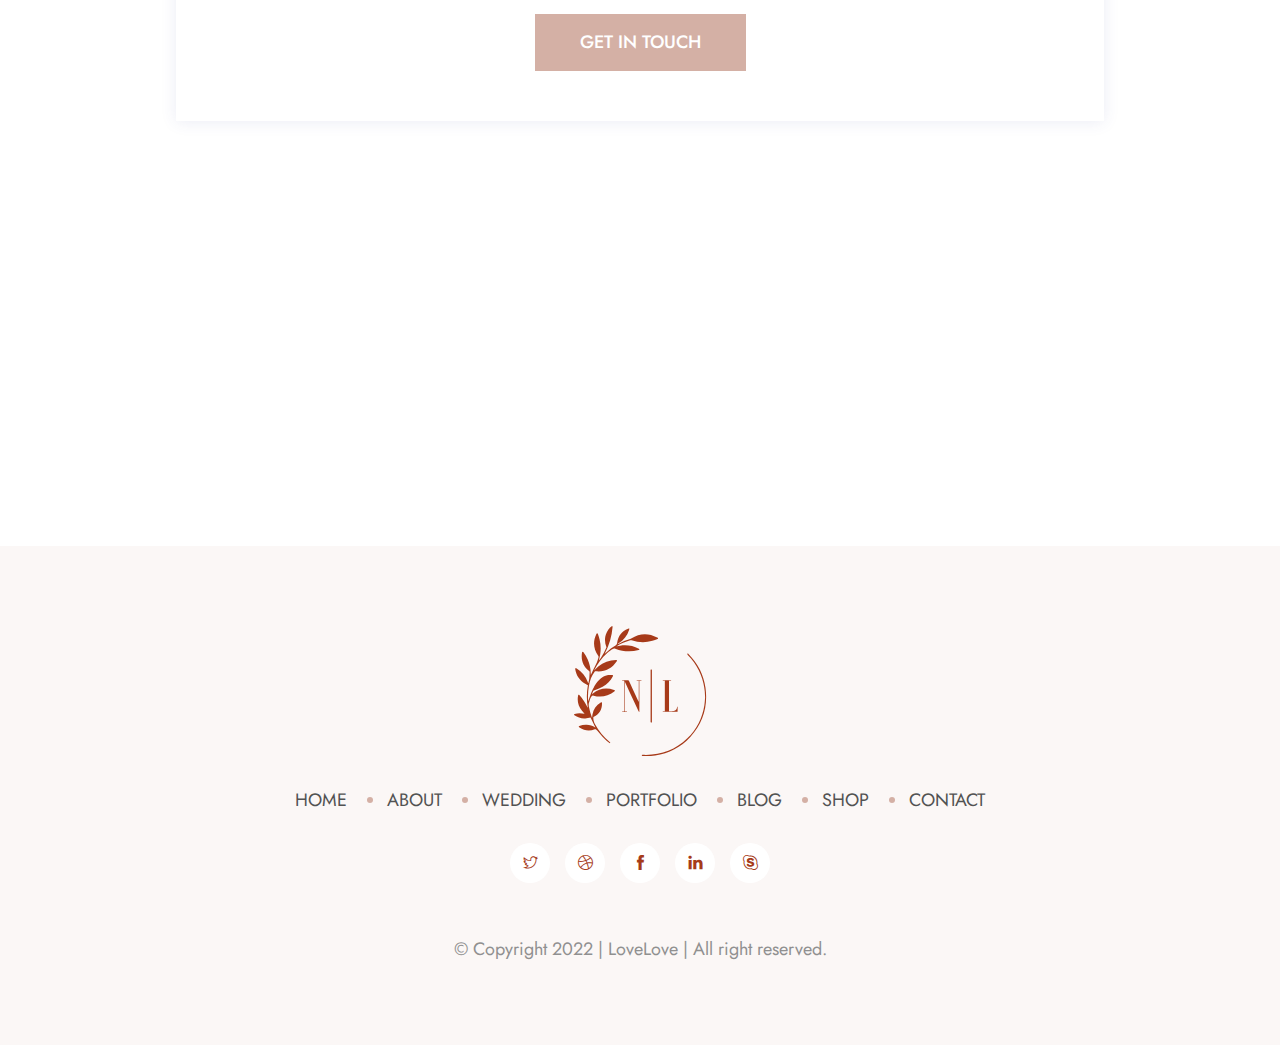
<file: contact.html>
<!DOCTYPE html>
<html lang="en">

<head>
    <meta charset="utf-8">
    <meta http-equiv="X-UA-Compatible" content="IE=edge">
    <meta name="viewport" content="width=device-width, initial-scale=1">
    <meta name="author" content="wpOceans">
    <link rel="shortcut icon" type="image/png" href="assets/images/favicon.png">
    <title> LoveLove - Wedding & Wedding Planner HTML5 Template</title>
    <link href="assets/css/themify-icons.css" rel="stylesheet">
    <link href="assets/css/font-awesome.min.css" rel="stylesheet">
    <link href="assets/css/flaticon.css" rel="stylesheet">
    <link href="assets/css/bootstrap.min.css" rel="stylesheet">
    <link href="assets/css/animate.css" rel="stylesheet">
    <link href="assets/css/owl.carousel.css" rel="stylesheet">
    <link href="assets/css/owl.theme.css" rel="stylesheet">
    <link href="assets/css/slick.css" rel="stylesheet">
    <link href="assets/css/slick-theme.css" rel="stylesheet">
    <link href="assets/css/swiper.min.css" rel="stylesheet">
    <link href="assets/css/nice-select.css" rel="stylesheet">
    <link href="assets/css/owl.transitions.css" rel="stylesheet">
    <link href="assets/css/jquery.fancybox.css" rel="stylesheet">
    <link href="assets/css/odometer-theme-default.css" rel="stylesheet">
    <link href="assets/css/jquery-ui.css" rel="stylesheet">
    <link href="assets/sass/style.css" rel="stylesheet">
</head>

<body>

    <!-- start page-wrapper -->
    <div class="page-wrapper">
        <!-- start preloader -->
        <div class="preloader">
            <div class="vertical-centered-box">
                <div class="content">
                    <div class="loader-circle"></div>
                    <div class="loader-line-mask">
                        <div class="loader-line"></div>
                    </div>
                    <img src="assets/images/preloader.svg" alt="">
                </div>
            </div>
        </div>
        <!-- end preloader -->
        <!-- Start header -->
        <header id="header">
            <div class="wpo-site-header wpo-header-style-1" id="sticky-header">
                <nav class="navigation navbar navbar-expand-lg navbar-light">
                    <div class="container-fluid">
                        <div class="row align-items-center">
                            <div class="col-md-3 col-3 d-lg-none d-block">
                                <div class="mobail-menu">
                                    <button type="button" class="navbar-toggler open-btn">
                                        <span class="sr-only">Toggle navigation</span>
                                        <span class="icon-bar first-angle"></span>
                                        <span class="icon-bar middle-angle"></span>
                                        <span class="icon-bar last-angle"></span>
                                    </button>
                                </div>
                            </div>
                            <div class="col-lg-2 col-md-6 col-6 d-lg-block d-none">
                                <div class="social-info">
                                    <ul>
                                        <li><a href="#"><i class="fi flaticon-facebook-app-symbol"></i></a></li>
                                        <li><a href="#"><i class="fi flaticon-twitter"></i></a></li>
                                        <li><a href="#"><i class="fi flaticon-linkedin"></i></a></li>
                                        <li><a href="#"><i class="fi flaticon-instagram-1"></i></a></li>
                                    </ul>
                                </div>
                            </div>
                            <div class="col-md-6 col-6 d-lg-none dl-block">
                                <div class="navbar-header">
                                    <a class="navbar-brand" href="index.html"><img src="assets/images/logo.svg"
                                            alt=""></a>
                                </div>
                            </div>
                            <div class="col-lg-8 col-md-1 col-1">
                                <div id="navbar" class="collapse navbar-collapse navigation-holder">
                                    <button class="menu-close"><i class="ti-close"></i></button>
                                    <ul class="nav navbar-nav mb-2 mb-lg-0">
                                        <li class="menu-item-has-children">
                                            <a href="#">Home</a>
                                            <ul class="sub-menu">
                                                <li><a href="index.html">Main Home</a></li>
                                                <li><a href="index-2.html">Wedding Planner</a></li>
                                                <li><a href="index-3.html">Announcement Home</a></li>
                                                <li><a href="index-4.html">Wedding Home</a></li>
                                                <li><a href="index-5.html">Asian / Indian Wedding Announcement</a></li>
                                                <li><a href="index-6.html">Asian / Indian Wedding Planner</a></li>
                                                <li><a href="index-7.html">Muslim Wedding</a></li>
                                                <li><a href="index-8.html">Shop Home</a></li>
                                                <li><a href="index-9.html">Wedding Invitation</a></li>
                                            </ul>
                                        </li>
                                        <li class="menu-item-has-children">
                                            <a href="#">Pages</a>
                                            <ul class="sub-menu">
                                                <li><a href="about.html">About</a></li>
                                                <li class="menu-item-has-children">
                                                    <a href="story.html">Our Story</a>
                                                    <ul class="sub-menu">
                                                        <li><a href="story.html">Our Story Style 1</a></li>
                                                        <li><a href="story-2.html">Our Story Style 2</a></li>
                                                        <li><a href="story-3.html">Our Story Style 3</a></li>
                                                        <li><a href="story-4.html">Our Story Style 4</a></li>
                                                    </ul>
                                                </li>
                                                <li><a href="accomodation.html">Accomodation</a></li>
                                                <li class="menu-item-has-children">
                                                    <a href="rsvp.html">RSVP</a>
                                                    <ul class="sub-menu">
                                                        <li><a href="rsvp.html">RSVP Style 1</a></li>
                                                        <li><a href="rsvp-2.html">RSVP Style 2</a></li>
                                                        <li><a href="rsvp-3.html">RSVP Style 3</a></li>
                                                        <li><a href="rsvp-4.html">RSVP Style 4</a></li>
                                                        <li><a href="rsvp-5.html">RSVP Style 5</a></li>
                                                    </ul>
                                                </li>
                                                <li><a href="gallery.html">Gallery</a></li>
                                                <li><a href="planner.html">Planners</a></li>
                                                <li><a href="team-single.html">Planner Single</a></li>
                                                <li><a href="groom-bride.html">Brides & Grooms</a></li>
                                                <li class="menu-item-has-children">
                                                    <a href="service.html">Serevice</a>
                                                    <ul class="sub-menu">
                                                        <li><a href="service.html">Serevice</a></li>
                                                        <li><a href="service-s2.html">Serevice S2</a></li>
                                                        <li><a href="service-s3.html">Serevice S3</a></li>
                                                        <li><a href="service-single.html">Serevice Single</a></li>
                                                    </ul>
                                                </li>
                                                <li><a href="pricing.html">Pricing</a></li>
                                                <li class="menu-item-has-children">
                                                    <a href="#">Auth Pages</a>
                                                    <ul class="sub-menu">
                                                        <li><a href="login.html">Login</a>
                                                        </li>
                                                        <li><a href="register.html">Register</a></li>
                                                        <li><a href="forgot.html">Forgot Password</a></li>
                                                    </ul>
                                                </li>
                                                <li><a href="coming.html">Coming Soon</a></li>
                                                <li><a href="404.html">404 Error</a></li>
                                            </ul>
                                        </li>
                                        <li class="menu-item-has-children">
                                            <a href="portfolio-grid.html">Portfolio</a>
                                            <ul class="sub-menu">
                                                <li><a href="portfolio-grid.html">Portfolio Grid</a></li>
                                                <li><a href="portfolio-masonary.html">Portfolio Masonary</a></li>
                                                <li><a href="portfolio-masonary-s2.html">Portfolio Masonary S2</a></li>
                                                <li><a href="portfolio-masonary-s3.html">Portfolio Masonary S3</a></li>
                                                <li><a href="portfolio-masonary-s4.html">Portfolio Masonary S4</a></li>
                                                <li><a href="portfolio-single.html">Portfolio Single</a></li>
                                            </ul>
                                        </li>
                                        <li class="menu-item-has-children">
                                            <a href="shop.html">Shop</a>
                                            <ul class="sub-menu">
                                                <li><a href="shop.html">Shop</a></li>
                                                <li><a href="shop-single.html">Shop Single</a></li>
                                                <li><a href="cart.html">Cart</a></li>
                                                <li><a href="wishlist.html">Wishlist</a></li>
                                                <li><a href="checkout.html">Checkout</a></li>
                                            </ul>
                                        </li>
                                        <li><a class="active" href="contact.html">Contact</a></li>
                                        <li class="menu-item-has-children">
                                            <a href="blog.html">Blog</a>
                                            <ul class="sub-menu">
                                                <li><a href="blog.html">Blog right sidebar</a></li>
                                                <li><a href="blog-left-sidebar.html">Blog left sidebar</a></li>
                                                <li><a href="blog-fullwidth.html">Blog fullwidth</a></li>
                                                <li class="menu-item-has-children">
                                                    <a href="#">Blog details</a>
                                                    <ul class="sub-menu">
                                                        <li><a href="blog-single.html">Blog details right sidebar</a></li>
                                                        <li><a href="blog-single-left-sidebar.html">Blog details left sidebar</a></li>
                                                        <li><a href="blog-single-fullwidth.html">Blog details fullwidth</a></li>
                                                    </ul>
                                                </li>
                                            </ul>
                                        </li>
                                    </ul>
                                </div><!-- end of nav-collapse -->
                            </div>
                            <div class="col-lg-2 col-md-2 col-2">
                                <div class="header-right">
                                    <div class="header-search-form-wrapper">
                                        <div class="cart-search-contact">
                                            <button class="search-toggle-btn"><i
                                                    class="fi flaticon-search"></i></button>
                                            <div class="header-search-form">
                                                <form>
                                                    <div>
                                                        <input type="text" class="form-control"
                                                            placeholder="Search here...">
                                                        <button type="submit"><i
                                                                class="fi flaticon-search"></i></button>
                                                    </div>
                                                </form>
                                            </div>
                                        </div>
                                    </div>
                                    <div class="mini-cart">
                                        <button class="cart-toggle-btn"> <i class="fi flaticon-shopping-cart"></i>
                                            <span class="cart-count">2</span></button>
                                        <div class="mini-cart-content">
                                            <button class="mini-cart-close"><i class="ti-close"></i></button>
                                            <div class="mini-cart-items">
                                                <div class="mini-cart-item clearfix">
                                                    <div class="mini-cart-item-image">
                                                        <a href="shop.html"><img
                                                                src="assets/images/shop/mini-cart/img-1.jpg" alt></a>
                                                    </div>
                                                    <div class="mini-cart-item-des">
                                                        <a href="shop.html">Wedding Gown</a>
                                                        <span class="mini-cart-item-price">$20.15 x 1</span>
                                                        <span class="mini-cart-item-quantity"><a href="#"><i
                                                                    class="ti-close"></i></a></span>
                                                    </div>
                                                </div>
                                                <div class="mini-cart-item clearfix">
                                                    <div class="mini-cart-item-image">
                                                        <a href="shop.html"><img
                                                                src="assets/images/shop/mini-cart/img-2.jpg" alt></a>
                                                    </div>
                                                    <div class="mini-cart-item-des">
                                                        <a href="shop.html">Bridal Flower</a>
                                                        <span class="mini-cart-item-price">$13.25 x 2</span>
                                                        <span class="mini-cart-item-quantity"><a href="#"><i
                                                                    class="ti-close"></i></a></span>
                                                    </div>
                                                </div>
                                            </div>
                                            <div class="mini-cart-action clearfix">
                                                <span class="mini-checkout-price">Subtotal:
                                                    <span>$215.14</span></span>
                                                <div class="mini-btn">
                                                    <a href="checkout.html" class="view-cart-btn s1">Checkout</a>
                                                    <a href="cart.html" class="view-cart-btn">View Cart</a>
                                                </div>
                                            </div>
                                        </div>
                                    </div>
                                </div>
                            </div>
                        </div>
                    </div><!-- end of container -->
                </nav>
            </div>
        </header>
        <!-- end of header -->
        <!-- start wpo-page-title -->
        <section class="wpo-page-title">
            <div class="container">
                <div class="row">
                    <div class="col col-xs-12">
                        <div class="wpo-breadcumb-wrap">
                            <h2>Contact Us</h2>
                            <ol class="wpo-breadcumb-wrap">
                                <li><a href="index.html">Home</a></li>
                                <li>Contact</li>
                            </ol>
                        </div>
                    </div>
                </div> <!-- end row -->
            </div> <!-- end container -->
        </section>
        <!-- end page-title -->
        <!-- start wpo-contact-pg-section -->
        <section class="wpo-contact-pg-section section-padding">
            <div class="container">
                <div class="row">
                    <div class="col col-lg-10 offset-lg-1">
                        <div class="office-info">
                            <div class="row">
                                <div class="col col-xl-4 col-lg-6 col-md-6 col-12">
                                    <div class="office-info-item">
                                        <div class="office-info-icon">
                                            <div class="icon">
                                                <i class="fi flaticon-maps-and-flags"></i>
                                            </div>
                                        </div>
                                        <div class="office-info-text">
                                            <h2>Address</h2>
                                            <p>7 Green Lake Street Crawfordsville, IN 47933</p>
                                        </div>
                                    </div>
                                </div> 
                                <div class="col col-xl-4 col-lg-6 col-md-6 col-12">
                                    <div class="office-info-item">
                                        <div class="office-info-icon">
                                            <div class="icon">
                                                <i class="fi flaticon-email"></i>
                                            </div>
                                        </div>
                                        <div class="office-info-text">
                                            <h2>Email Us</h2>
                                            <p>LoveLove@gmail.com</p>
                                            <p>helloyou@gmail.com</p>
                                        </div>
                                    </div>
                                </div> 
                                <div class="col col-xl-4 col-lg-6 col-md-6 col-12">
                                    <div class="office-info-item">
                                        <div class="office-info-icon">
                                            <div class="icon">
                                                <i class="fi flaticon-phone-call"></i>
                                            </div>
                                        </div>
                                        <div class="office-info-text">
                                            <h2>Call Now</h2>
                                            <p>+1 800 123 456 789</p>
                                            <p>+1 800 123 654 987</p>
                                        </div>
                                    </div>
                                </div> 
                            </div>
                        </div>
                        <div class="wpo-contact-title">
                            <h2>Have Any Question?</h2>
                            <p>It is a long established fact that a reader will be distracted
                                content of a page when looking.</p>
                        </div>
                        <div class="wpo-contact-form-area">
                            <form method="post" class="contact-validation-active" id="contact-form-main">
                                <div>
                                    <input type="text" class="form-control" name="name" id="name" placeholder="Your Name*">
                                </div>
                                <div>
                                    <input type="email" class="form-control" name="email" id="email" placeholder="Your Email*">
                                </div>
                                <div>
                                    <input type="text" class="form-control" name="adress" id="adress" placeholder="Adress">
                                </div>
                                <div>
                                    <select name="service" class="form-control">
                                        <option disabled="disabled" selected="">Services</option>
                                        <option>Photography</option>
                                        <option>The Rehearsal Dinner</option>
                                        <option>The Afterparty</option>
                                        <option>Videographers</option>
                                        <option>Perfect Cake</option>
                                        <option>All Of The Above</option>
                                    </select>
                                </div>
                                <div class="fullwidth">
                                    <textarea class="form-control" name="note"  id="note" placeholder="Message..."></textarea>
                                </div>
                                <div class="submit-area">
                                    <button type="submit" class="theme-btn-s4">Get in Touch</button>
                                    <div id="loader">
                                        <i class="ti-reload"></i>
                                    </div>
                                </div>
                                <div class="clearfix error-handling-messages">
                                    <div id="success">Thank you</div>
                                    <div id="error"> Error occurred while sending email. Please try again later. </div>
                                </div>
                            </form>
                        </div>
                    </div>                
                </div>
            </div> <!-- end container -->
        </section>
        <!-- end wpo-contact-pg-section -->

        <!--  start wpo-contact-map -->
        <section class="wpo-contact-map-section">
            <h2 class="hidden">Contact map</h2>
            <div class="wpo-contact-map">
                <iframe src="https://www.google.com/maps/embed?pb=!1m18!1m12!1m3!1d193595.9147703055!2d-74.11976314309273!3d40.69740344223377!2m3!1f0!2f0!3f0!3m2!1i1024!2i768!4f13.1!3m3!1m2!1s0x89c24fa5d33f083b%3A0xc80b8f06e177fe62!2sNew+York%2C+NY%2C+USA!5e0!3m2!1sen!2sbd!4v1547528325671" allowfullscreen></iframe>
            </div>
        </section>
        <!-- end wpo-contact-map -->
        <!-- wpo-site-footer start -->
        <div class="wpo-site-footer text-center">
            <div class="container">
                <div class="row">
                    <div class="col-12">
                        <div class="footer-image">
                            <a class="logo" href="index.html"><img src="assets/images/logo.svg" alt=""></a>
                        </div>
                    </div>
                    <div class="col-12">
                        <div class="footer-link">
                            <ul>
                                <li><a href="index.html">Home</a></li>
                                <li><a href="about.html">About</a></li>
                                <li><a href="index-2.html">Wedding</a></li>
                                <li><a href="portfolio-grid.html">Portfolio</a></li>
                                <li><a href="blog.html">Blog</a></li>
                                <li><a href="shop.html">Shop</a></li>
                                <li><a href="contact.html">Contact</a></li>
                            </ul>
                        </div>
                    </div>
                    <div class="col-12">
                        <div class="link-widget">
                            <ul>
                                <li><a href="#"><i class="ti-twitter"></i></a></li>
                                <li><a href="#"><i class="ti-dribbble"></i></a></li>
                                <li><a href="#"><i class="ti-facebook"></i></a></li>
                                <li><a href="#"><i class="ti-linkedin"></i></a></li>
                                <li><a href="#"><i class="ti-skype"></i></a></li>
                            </ul>
                        </div>
                    </div>
                    <div class="col-12">
                        <div class="copyright">
                            <p>© Copyright 2022 | <a href="index.html">LoveLove</a> | All right reserved.</p>
                        </div>
                    </div>
                </div>
            </div>
        </div>
        <!-- wpo-site-footer end -->

        <!-- color-switcher -->
        <div class="color-switcher-wrap">
            <div class="color-switcher-item">
                <div class="color-toggle-btn">
                    <i class="fa fa-cog"></i>
                </div>
                <ul id="switcher">
                    <li class="btn btn1" id="Button1"></li>
                    <li class="btn btn2" id="Button2"></li>
                    <li class="btn btn3" id="Button3"></li>
                    <li class="btn btn4" id="Button4"></li>
                    <li class="btn btn5" id="Button5"></li>
                    <li class="btn btn6" id="Button6"></li>
                    <li class="btn btn7" id="Button7"></li>
                    <li class="btn btn8" id="Button8"></li>
                    <li class="btn btn9" id="Button9"></li>
                    <li class="btn btn10" id="Button10"></li>
                    <li class="btn btn11" id="Button11"></li>
                    <li class="btn btn12" id="Button12"></li>
                </ul>
            </div>
        </div>
    </div>
    <!-- end of page-wrapper -->

    <!-- All JavaScript files
    ================================================== -->
    <script src="assets/js/jquery.min.js"></script>
    <script src="assets/js/bootstrap.bundle.min.js"></script>
    <!-- Plugins for this template -->
    <script src="assets/js/modernizr.custom.js"></script>
    <script src="assets/js/jquery.dlmenu.js"></script>
    <script src="assets/js/jquery-plugin-collection.js"></script>
    <!-- Custom script for this template -->
    <script src="assets/js/script.js"></script>
</body>

</html>
</file>
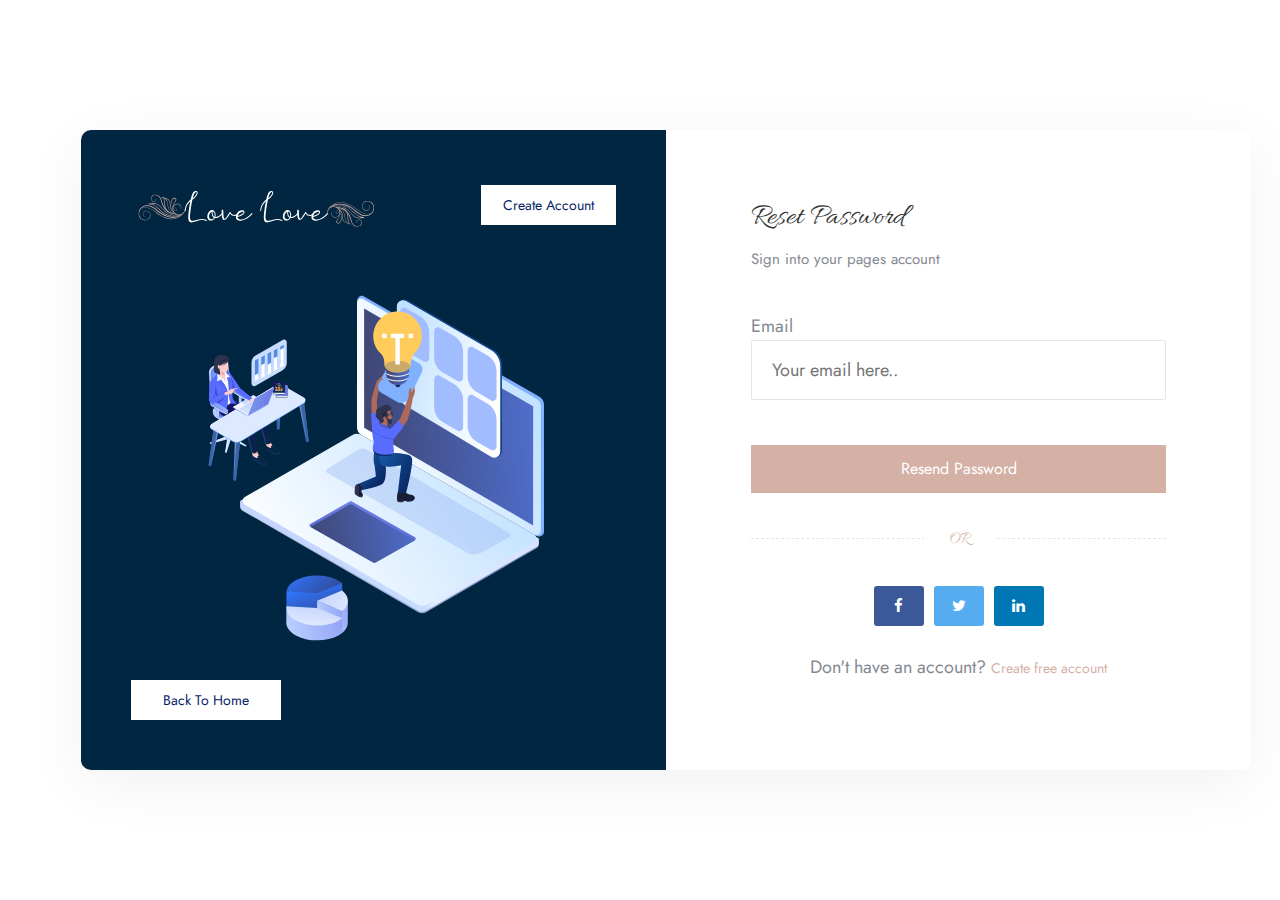
<file: forgot.html>
<!DOCTYPE html>
<html lang="en">

<head>
    <meta charset="utf-8">
    <meta http-equiv="X-UA-Compatible" content="IE=edge">
    <meta name="viewport" content="width=device-width, initial-scale=1">
    <meta name="author" content="wpOceans">
    <link rel="shortcut icon" type="image/png" href="assets/images/favicon.png">
    <title> LoveLove - Wedding & Wedding Planner HTML5 Template</title>
    <link href="assets/css/themify-icons.css" rel="stylesheet">
    <link href="assets/css/font-awesome.min.css" rel="stylesheet">
    <link href="assets/css/flaticon.css" rel="stylesheet">
    <link href="assets/css/bootstrap.min.css" rel="stylesheet">
    <link href="assets/css/animate.css" rel="stylesheet">
    <link href="assets/css/owl.carousel.css" rel="stylesheet">
    <link href="assets/css/owl.theme.css" rel="stylesheet">
    <link href="assets/css/slick.css" rel="stylesheet">
    <link href="assets/css/slick-theme.css" rel="stylesheet">
    <link href="assets/css/swiper.min.css" rel="stylesheet">
    <link href="assets/css/nice-select.css" rel="stylesheet">
    <link href="assets/css/owl.transitions.css" rel="stylesheet">
    <link href="assets/css/jquery.fancybox.css" rel="stylesheet">
    <link href="assets/css/odometer-theme-default.css" rel="stylesheet">
    <link href="assets/css/jquery-ui.css" rel="stylesheet">
    <link href="assets/css/auth-pages.css" rel="stylesheet">
    <link href="assets/sass/style.css" rel="stylesheet">
</head>

<body>

    <!-- start page-wrapper -->
    <div class="page-wrapper">
        <!-- start preloader -->
        <div class="preloader">
            <div class="vertical-centered-box">
                <div class="content">
                    <div class="loader-circle"></div>
                    <div class="loader-line-mask">
                        <div class="loader-line"></div>
                    </div>
                    <img src="assets/images/preloader.svg" alt="">
                </div>
            </div>
        </div>
        <!-- end preloader -->

        <div class="wpo-login-area">
            <div class="container">
                <div class="row">
                    <div class="col-lg-12">
                        <form class="wpo-accountWrapper" action="#">
                            <div class="wpo-accountInfo">
                                <div class="wpo-accountInfoHeader">
                                    <a href="#"><img src="assets/images/logo-2.svg" alt=""></a>
                                    <a class="wpo-accountBtn" href="register.html">
                                        Create Account
                                    </a>
                                </div>
                                <div class="image">
                                    <img src="assets/images/login.svg" alt="">
                                </div>
                                <div class="back-home">
                                    <a class="wpo-accountBtn" href="index.html">
                                        Back To Home
                                    </a>
                                </div>
                            </div>
                            <div class="wpo-accountForm form-style">
                                <div class="fromTitle">
                                    <h2>Reset Password</h2>
                                    <p>Sign into your pages account</p>
                                </div>
                                <div class="row">
                                    <div class="col-lg-12 col-md-12 col-12">
                                        <label>Email</label>
                                        <input type="text" id="email" name="email" placeholder="Your email here..">
                                    </div>
                                    <div class="col-lg-12 col-md-12 col-12">
                                        <button type="submit" class="wpo-accountBtn">Resend Password</button>
                                    </div>
                                </div>
                                <h4 class="or"><span>OR</span></h4>
                                <ul class="wpo-socialLoginBtn">
                                    <li><button class="facebook" tabindex="0" type="button"><span><i
                                                    class="fa fa-facebook"></i></span></button></li>
                                    <li><button class="twitter" tabindex="0" type="button"><span><i
                                                    class="fa fa-twitter"></i></span></button></li>
                                    <li><button class="linkedin" tabindex="0" type="button"><span><i
                                                    class="fa fa-linkedin"></i></span></button></li>
                                </ul>
                                <p class="subText">Don't have an account? <a href="register.html">Create free
                                        account</a></p>
                            </div>
                        </form>
                    </div>
                </div>
            </div>
        </div>

    </div>
    <!-- end of page-wrapper -->

    <!-- All JavaScript files
    ================================================== -->
    <script src="assets/js/jquery.min.js"></script>
    <script src="assets/js/bootstrap.bundle.min.js"></script>
    <!-- Plugins for this template -->
    <script src="assets/js/modernizr.custom.js"></script>
    <script src="assets/js/jquery.dlmenu.js"></script>
    <script src="assets/js/jquery-plugin-collection.js"></script>
    <!-- Custom script for this template -->
    <script src="assets/js/script.js"></script>
</body>

</html>
</file>
<file: assets/css/themify-icons.css>
@font-face {
	font-family: 'themify';
	src:url('../fonts/themify.eot?-fvbane');
	src:url('../fonts/themify.eot?#iefix-fvbane') format('embedded-opentype'),
		url('../fonts/themify.woff?-fvbane') format('woff'),
		url('../fonts/themify.ttf?-fvbane') format('truetype'),
		url('../fonts/themify.svg?-fvbane#themify') format('svg');
	font-weight: normal;
	font-style: normal;
}

[class^="ti-"], [class*=" ti-"] {
	font-family: 'themify';
	speak: none;
	font-style: normal;
	font-weight: normal;
	font-variant: normal;
	text-transform: none;
	line-height: 1;

	/* Better Font Rendering =========== */
	-webkit-font-smoothing: antialiased;
	-moz-osx-font-smoothing: grayscale;
}

.ti-wand:before {
	content: "\e600";
}
.ti-volume:before {
	content: "\e601";
}
.ti-user:before {
	content: "\e602";
}
.ti-unlock:before {
	content: "\e603";
}
.ti-unlink:before {
	content: "\e604";
}
.ti-trash:before {
	content: "\e605";
}
.ti-thought:before {
	content: "\e606";
}
.ti-target:before {
	content: "\e607";
}
.ti-tag:before {
	content: "\e608";
}
.ti-tablet:before {
	content: "\e609";
}
.ti-star:before {
	content: "\e60a";
}
.ti-spray:before {
	content: "\e60b";
}
.ti-signal:before {
	content: "\e60c";
}
.ti-shopping-cart:before {
	content: "\e60d";
}
.ti-shopping-cart-full:before {
	content: "\e60e";
}
.ti-settings:before {
	content: "\e60f";
}
.ti-search:before {
	content: "\e610";
}
.ti-zoom-in:before {
	content: "\e611";
}
.ti-zoom-out:before {
	content: "\e612";
}
.ti-cut:before {
	content: "\e613";
}
.ti-ruler:before {
	content: "\e614";
}
.ti-ruler-pencil:before {
	content: "\e615";
}
.ti-ruler-alt:before {
	content: "\e616";
}
.ti-bookmark:before {
	content: "\e617";
}
.ti-bookmark-alt:before {
	content: "\e618";
}
.ti-reload:before {
	content: "\e619";
}
.ti-plus:before {
	content: "\e61a";
}
.ti-pin:before {
	content: "\e61b";
}
.ti-pencil:before {
	content: "\e61c";
}
.ti-pencil-alt:before {
	content: "\e61d";
}
.ti-paint-roller:before {
	content: "\e61e";
}
.ti-paint-bucket:before {
	content: "\e61f";
}
.ti-na:before {
	content: "\e620";
}
.ti-mobile:before {
	content: "\e621";
}
.ti-minus:before {
	content: "\e622";
}
.ti-medall:before {
	content: "\e623";
}
.ti-medall-alt:before {
	content: "\e624";
}
.ti-marker:before {
	content: "\e625";
}
.ti-marker-alt:before {
	content: "\e626";
}
.ti-arrow-up:before {
	content: "\e627";
}
.ti-arrow-right:before {
	content: "\e628";
}
.ti-arrow-left:before {
	content: "\e629";
}
.ti-arrow-down:before {
	content: "\e62a";
}
.ti-lock:before {
	content: "\e62b";
}
.ti-location-arrow:before {
	content: "\e62c";
}
.ti-link:before {
	content: "\e62d";
}
.ti-layout:before {
	content: "\e62e";
}
.ti-layers:before {
	content: "\e62f";
}
.ti-layers-alt:before {
	content: "\e630";
}
.ti-key:before {
	content: "\e631";
}
.ti-import:before {
	content: "\e632";
}
.ti-image:before {
	content: "\e633";
}
.ti-heart:before {
	content: "\e634";
}
.ti-heart-broken:before {
	content: "\e635";
}
.ti-hand-stop:before {
	content: "\e636";
}
.ti-hand-open:before {
	content: "\e637";
}
.ti-hand-drag:before {
	content: "\e638";
}
.ti-folder:before {
	content: "\e639";
}
.ti-flag:before {
	content: "\e63a";
}
.ti-flag-alt:before {
	content: "\e63b";
}
.ti-flag-alt-2:before {
	content: "\e63c";
}
.ti-eye:before {
	content: "\e63d";
}
.ti-export:before {
	content: "\e63e";
}
.ti-exchange-vertical:before {
	content: "\e63f";
}
.ti-desktop:before {
	content: "\e640";
}
.ti-cup:before {
	content: "\e641";
}
.ti-crown:before {
	content: "\e642";
}
.ti-comments:before {
	content: "\e643";
}
.ti-comment:before {
	content: "\e644";
}
.ti-comment-alt:before {
	content: "\e645";
}
.ti-close:before {
	content: "\e646";
}
.ti-clip:before {
	content: "\e647";
}
.ti-angle-up:before {
	content: "\e648";
}
.ti-angle-right:before {
	content: "\e649";
}
.ti-angle-left:before {
	content: "\e64a";
}
.ti-angle-down:before {
	content: "\e64b";
}
.ti-check:before {
	content: "\e64c";
}
.ti-check-box:before {
	content: "\e64d";
}
.ti-camera:before {
	content: "\e64e";
}
.ti-announcement:before {
	content: "\e64f";
}
.ti-brush:before {
	content: "\e650";
}
.ti-briefcase:before {
	content: "\e651";
}
.ti-bolt:before {
	content: "\e652";
}
.ti-bolt-alt:before {
	content: "\e653";
}
.ti-blackboard:before {
	content: "\e654";
}
.ti-bag:before {
	content: "\e655";
}
.ti-move:before {
	content: "\e656";
}
.ti-arrows-vertical:before {
	content: "\e657";
}
.ti-arrows-horizontal:before {
	content: "\e658";
}
.ti-fullscreen:before {
	content: "\e659";
}
.ti-arrow-top-right:before {
	content: "\e65a";
}
.ti-arrow-top-left:before {
	content: "\e65b";
}
.ti-arrow-circle-up:before {
	content: "\e65c";
}
.ti-arrow-circle-right:before {
	content: "\e65d";
}
.ti-arrow-circle-left:before {
	content: "\e65e";
}
.ti-arrow-circle-down:before {
	content: "\e65f";
}
.ti-angle-double-up:before {
	content: "\e660";
}
.ti-angle-double-right:before {
	content: "\e661";
}
.ti-angle-double-left:before {
	content: "\e662";
}
.ti-angle-double-down:before {
	content: "\e663";
}
.ti-zip:before {
	content: "\e664";
}
.ti-world:before {
	content: "\e665";
}
.ti-wheelchair:before {
	content: "\e666";
}
.ti-view-list:before {
	content: "\e667";
}
.ti-view-list-alt:before {
	content: "\e668";
}
.ti-view-grid:before {
	content: "\e669";
}
.ti-uppercase:before {
	content: "\e66a";
}
.ti-upload:before {
	content: "\e66b";
}
.ti-underline:before {
	content: "\e66c";
}
.ti-truck:before {
	content: "\e66d";
}
.ti-timer:before {
	content: "\e66e";
}
.ti-ticket:before {
	content: "\e66f";
}
.ti-thumb-up:before {
	content: "\e670";
}
.ti-thumb-down:before {
	content: "\e671";
}
.ti-text:before {
	content: "\e672";
}
.ti-stats-up:before {
	content: "\e673";
}
.ti-stats-down:before {
	content: "\e674";
}
.ti-split-v:before {
	content: "\e675";
}
.ti-split-h:before {
	content: "\e676";
}
.ti-smallcap:before {
	content: "\e677";
}
.ti-shine:before {
	content: "\e678";
}
.ti-shift-right:before {
	content: "\e679";
}
.ti-shift-left:before {
	content: "\e67a";
}
.ti-shield:before {
	content: "\e67b";
}
.ti-notepad:before {
	content: "\e67c";
}
.ti-server:before {
	content: "\e67d";
}
.ti-quote-right:before {
	content: "\e67e";
}
.ti-quote-left:before {
	content: "\e67f";
}
.ti-pulse:before {
	content: "\e680";
}
.ti-printer:before {
	content: "\e681";
}
.ti-power-off:before {
	content: "\e682";
}
.ti-plug:before {
	content: "\e683";
}
.ti-pie-chart:before {
	content: "\e684";
}
.ti-paragraph:before {
	content: "\e685";
}
.ti-panel:before {
	content: "\e686";
}
.ti-package:before {
	content: "\e687";
}
.ti-music:before {
	content: "\e688";
}
.ti-music-alt:before {
	content: "\e689";
}
.ti-mouse:before {
	content: "\e68a";
}
.ti-mouse-alt:before {
	content: "\e68b";
}
.ti-money:before {
	content: "\e68c";
}
.ti-microphone:before {
	content: "\e68d";
}
.ti-menu:before {
	content: "\e68e";
}
.ti-menu-alt:before {
	content: "\e68f";
}
.ti-map:before {
	content: "\e690";
}
.ti-map-alt:before {
	content: "\e691";
}
.ti-loop:before {
	content: "\e692";
}
.ti-location-pin:before {
	content: "\e693";
}
.ti-list:before {
	content: "\e694";
}
.ti-light-bulb:before {
	content: "\e695";
}
.ti-Italic:before {
	content: "\e696";
}
.ti-info:before {
	content: "\e697";
}
.ti-infinite:before {
	content: "\e698";
}
.ti-id-badge:before {
	content: "\e699";
}
.ti-hummer:before {
	content: "\e69a";
}
.ti-home:before {
	content: "\e69b";
}
.ti-help:before {
	content: "\e69c";
}
.ti-headphone:before {
	content: "\e69d";
}
.ti-harddrives:before {
	content: "\e69e";
}
.ti-harddrive:before {
	content: "\e69f";
}
.ti-gift:before {
	content: "\e6a0";
}
.ti-game:before {
	content: "\e6a1";
}
.ti-filter:before {
	content: "\e6a2";
}
.ti-files:before {
	content: "\e6a3";
}
.ti-file:before {
	content: "\e6a4";
}
.ti-eraser:before {
	content: "\e6a5";
}
.ti-envelope:before {
	content: "\e6a6";
}
.ti-download:before {
	content: "\e6a7";
}
.ti-direction:before {
	content: "\e6a8";
}
.ti-direction-alt:before {
	content: "\e6a9";
}
.ti-dashboard:before {
	content: "\e6aa";
}
.ti-control-stop:before {
	content: "\e6ab";
}
.ti-control-shuffle:before {
	content: "\e6ac";
}
.ti-control-play:before {
	content: "\e6ad";
}
.ti-control-pause:before {
	content: "\e6ae";
}
.ti-control-forward:before {
	content: "\e6af";
}
.ti-control-backward:before {
	content: "\e6b0";
}
.ti-cloud:before {
	content: "\e6b1";
}
.ti-cloud-up:before {
	content: "\e6b2";
}
.ti-cloud-down:before {
	content: "\e6b3";
}
.ti-clipboard:before {
	content: "\e6b4";
}
.ti-car:before {
	content: "\e6b5";
}
.ti-calendar:before {
	content: "\e6b6";
}
.ti-book:before {
	content: "\e6b7";
}
.ti-bell:before {
	content: "\e6b8";
}
.ti-basketball:before {
	content: "\e6b9";
}
.ti-bar-chart:before {
	content: "\e6ba";
}
.ti-bar-chart-alt:before {
	content: "\e6bb";
}
.ti-back-right:before {
	content: "\e6bc";
}
.ti-back-left:before {
	content: "\e6bd";
}
.ti-arrows-corner:before {
	content: "\e6be";
}
.ti-archive:before {
	content: "\e6bf";
}
.ti-anchor:before {
	content: "\e6c0";
}
.ti-align-right:before {
	content: "\e6c1";
}
.ti-align-left:before {
	content: "\e6c2";
}
.ti-align-justify:before {
	content: "\e6c3";
}
.ti-align-center:before {
	content: "\e6c4";
}
.ti-alert:before {
	content: "\e6c5";
}
.ti-alarm-clock:before {
	content: "\e6c6";
}
.ti-agenda:before {
	content: "\e6c7";
}
.ti-write:before {
	content: "\e6c8";
}
.ti-window:before {
	content: "\e6c9";
}
.ti-widgetized:before {
	content: "\e6ca";
}
.ti-widget:before {
	content: "\e6cb";
}
.ti-widget-alt:before {
	content: "\e6cc";
}
.ti-wallet:before {
	content: "\e6cd";
}
.ti-video-clapper:before {
	content: "\e6ce";
}
.ti-video-camera:before {
	content: "\e6cf";
}
.ti-vector:before {
	content: "\e6d0";
}
.ti-themify-logo:before {
	content: "\e6d1";
}
.ti-themify-favicon:before {
	content: "\e6d2";
}
.ti-themify-favicon-alt:before {
	content: "\e6d3";
}
.ti-support:before {
	content: "\e6d4";
}
.ti-stamp:before {
	content: "\e6d5";
}
.ti-split-v-alt:before {
	content: "\e6d6";
}
.ti-slice:before {
	content: "\e6d7";
}
.ti-shortcode:before {
	content: "\e6d8";
}
.ti-shift-right-alt:before {
	content: "\e6d9";
}
.ti-shift-left-alt:before {
	content: "\e6da";
}
.ti-ruler-alt-2:before {
	content: "\e6db";
}
.ti-receipt:before {
	content: "\e6dc";
}
.ti-pin2:before {
	content: "\e6dd";
}
.ti-pin-alt:before {
	content: "\e6de";
}
.ti-pencil-alt2:before {
	content: "\e6df";
}
.ti-palette:before {
	content: "\e6e0";
}
.ti-more:before {
	content: "\e6e1";
}
.ti-more-alt:before {
	content: "\e6e2";
}
.ti-microphone-alt:before {
	content: "\e6e3";
}
.ti-magnet:before {
	content: "\e6e4";
}
.ti-line-double:before {
	content: "\e6e5";
}
.ti-line-dotted:before {
	content: "\e6e6";
}
.ti-line-dashed:before {
	content: "\e6e7";
}
.ti-layout-width-full:before {
	content: "\e6e8";
}
.ti-layout-width-default:before {
	content: "\e6e9";
}
.ti-layout-width-default-alt:before {
	content: "\e6ea";
}
.ti-layout-tab:before {
	content: "\e6eb";
}
.ti-layout-tab-window:before {
	content: "\e6ec";
}
.ti-layout-tab-v:before {
	content: "\e6ed";
}
.ti-layout-tab-min:before {
	content: "\e6ee";
}
.ti-layout-slider:before {
	content: "\e6ef";
}
.ti-layout-slider-alt:before {
	content: "\e6f0";
}
.ti-layout-sidebar-right:before {
	content: "\e6f1";
}
.ti-layout-sidebar-none:before {
	content: "\e6f2";
}
.ti-layout-sidebar-left:before {
	content: "\e6f3";
}
.ti-layout-placeholder:before {
	content: "\e6f4";
}
.ti-layout-menu:before {
	content: "\e6f5";
}
.ti-layout-menu-v:before {
	content: "\e6f6";
}
.ti-layout-menu-separated:before {
	content: "\e6f7";
}
.ti-layout-menu-full:before {
	content: "\e6f8";
}
.ti-layout-media-right-alt:before {
	content: "\e6f9";
}
.ti-layout-media-right:before {
	content: "\e6fa";
}
.ti-layout-media-overlay:before {
	content: "\e6fb";
}
.ti-layout-media-overlay-alt:before {
	content: "\e6fc";
}
.ti-layout-media-overlay-alt-2:before {
	content: "\e6fd";
}
.ti-layout-media-left-alt:before {
	content: "\e6fe";
}
.ti-layout-media-left:before {
	content: "\e6ff";
}
.ti-layout-media-center-alt:before {
	content: "\e700";
}
.ti-layout-media-center:before {
	content: "\e701";
}
.ti-layout-list-thumb:before {
	content: "\e702";
}
.ti-layout-list-thumb-alt:before {
	content: "\e703";
}
.ti-layout-list-post:before {
	content: "\e704";
}
.ti-layout-list-large-image:before {
	content: "\e705";
}
.ti-layout-line-solid:before {
	content: "\e706";
}
.ti-layout-grid4:before {
	content: "\e707";
}
.ti-layout-grid3:before {
	content: "\e708";
}
.ti-layout-grid2:before {
	content: "\e709";
}
.ti-layout-grid2-thumb:before {
	content: "\e70a";
}
.ti-layout-cta-right:before {
	content: "\e70b";
}
.ti-layout-cta-left:before {
	content: "\e70c";
}
.ti-layout-cta-center:before {
	content: "\e70d";
}
.ti-layout-cta-btn-right:before {
	content: "\e70e";
}
.ti-layout-cta-btn-left:before {
	content: "\e70f";
}
.ti-layout-column4:before {
	content: "\e710";
}
.ti-layout-column3:before {
	content: "\e711";
}
.ti-layout-column2:before {
	content: "\e712";
}
.ti-layout-accordion-separated:before {
	content: "\e713";
}
.ti-layout-accordion-merged:before {
	content: "\e714";
}
.ti-layout-accordion-list:before {
	content: "\e715";
}
.ti-ink-pen:before {
	content: "\e716";
}
.ti-info-alt:before {
	content: "\e717";
}
.ti-help-alt:before {
	content: "\e718";
}
.ti-headphone-alt:before {
	content: "\e719";
}
.ti-hand-point-up:before {
	content: "\e71a";
}
.ti-hand-point-right:before {
	content: "\e71b";
}
.ti-hand-point-left:before {
	content: "\e71c";
}
.ti-hand-point-down:before {
	content: "\e71d";
}
.ti-gallery:before {
	content: "\e71e";
}
.ti-face-smile:before {
	content: "\e71f";
}
.ti-face-sad:before {
	content: "\e720";
}
.ti-credit-card:before {
	content: "\e721";
}
.ti-control-skip-forward:before {
	content: "\e722";
}
.ti-control-skip-backward:before {
	content: "\e723";
}
.ti-control-record:before {
	content: "\e724";
}
.ti-control-eject:before {
	content: "\e725";
}
.ti-comments-smiley:before {
	content: "\e726";
}
.ti-brush-alt:before {
	content: "\e727";
}
.ti-youtube:before {
	content: "\e728";
}
.ti-vimeo:before {
	content: "\e729";
}
.ti-twitter:before {
	content: "\e72a";
}
.ti-time:before {
	content: "\e72b";
}
.ti-tumblr:before {
	content: "\e72c";
}
.ti-skype:before {
	content: "\e72d";
}
.ti-share:before {
	content: "\e72e";
}
.ti-share-alt:before {
	content: "\e72f";
}
.ti-rocket:before {
	content: "\e730";
}
.ti-pinterest:before {
	content: "\e731";
}
.ti-new-window:before {
	content: "\e732";
}
.ti-microsoft:before {
	content: "\e733";
}
.ti-list-ol:before {
	content: "\e734";
}
.ti-linkedin:before {
	content: "\e735";
}
.ti-layout-sidebar-2:before {
	content: "\e736";
}
.ti-layout-grid4-alt:before {
	content: "\e737";
}
.ti-layout-grid3-alt:before {
	content: "\e738";
}
.ti-layout-grid2-alt:before {
	content: "\e739";
}
.ti-layout-column4-alt:before {
	content: "\e73a";
}
.ti-layout-column3-alt:before {
	content: "\e73b";
}
.ti-layout-column2-alt:before {
	content: "\e73c";
}
.ti-instagram:before {
	content: "\e73d";
}
.ti-google:before {
	content: "\e73e";
}
.ti-github:before {
	content: "\e73f";
}
.ti-flickr:before {
	content: "\e740";
}
.ti-facebook:before {
	content: "\e741";
}
.ti-dropbox:before {
	content: "\e742";
}
.ti-dribbble:before {
	content: "\e743";
}
.ti-apple:before {
	content: "\e744";
}
.ti-android:before {
	content: "\e745";
}
.ti-save:before {
	content: "\e746";
}
.ti-save-alt:before {
	content: "\e747";
}
.ti-yahoo:before {
	content: "\e748";
}
.ti-wordpress:before {
	content: "\e749";
}
.ti-vimeo-alt:before {
	content: "\e74a";
}
.ti-twitter-alt:before {
	content: "\e74b";
}
.ti-tumblr-alt:before {
	content: "\e74c";
}
.ti-trello:before {
	content: "\e74d";
}
.ti-stack-overflow:before {
	content: "\e74e";
}
.ti-soundcloud:before {
	content: "\e74f";
}
.ti-sharethis:before {
	content: "\e750";
}
.ti-sharethis-alt:before {
	content: "\e751";
}
.ti-reddit:before {
	content: "\e752";
}
.ti-pinterest-alt:before {
	content: "\e753";
}
.ti-microsoft-alt:before {
	content: "\e754";
}
.ti-linux:before {
	content: "\e755";
}
.ti-jsfiddle:before {
	content: "\e756";
}
.ti-joomla:before {
	content: "\e757";
}
.ti-html5:before {
	content: "\e758";
}
.ti-flickr-alt:before {
	content: "\e759";
}
.ti-email:before {
	content: "\e75a";
}
.ti-drupal:before {
	content: "\e75b";
}
.ti-dropbox-alt:before {
	content: "\e75c";
}
.ti-css3:before {
	content: "\e75d";
}
.ti-rss:before {
	content: "\e75e";
}
.ti-rss-alt:before {
	content: "\e75f";
}
</file>
<file: assets/css/flaticon.css>
@font-face {
    font-family: "flaticon";
    src: url("../fonts/flaticon.ttf?7be827e199392bb56ae95dacf43f5036") format("truetype"),
url("../fonts/flaticon.woff?7be827e199392bb56ae95dacf43f5036") format("woff"),
url("../fonts/flaticon.woff2?7be827e199392bb56ae95dacf43f5036") format("woff2"),
url("../fonts/flaticon.eot?7be827e199392bb56ae95dacf43f5036#iefix") format("embedded-opentype"),
url("../fonts/flaticon.svg?7be827e199392bb56ae95dacf43f5036#flaticon") format("svg");
}

i[class^="flaticon-"]:before, i[class*=" flaticon-"]:before {
    font-family: flaticon !important;
    font-style: normal;
    font-weight: normal !important;
    font-variant: normal;
    text-transform: none;
    -webkit-font-smoothing: antialiased;
    -moz-osx-font-smoothing: grayscale;
}

.flaticon-email:before {
    content: "\f101";
}
.flaticon-phone-call:before {
    content: "\f102";
}
.flaticon-maps-and-flags:before {
    content: "\f103";
}
.flaticon-instagram:before {
    content: "\f104";
}
.flaticon-gallery:before {
    content: "\f105";
}
.flaticon-serving-dish:before {
    content: "\f106";
}
.flaticon-edit:before {
    content: "\f107";
}
.flaticon-left-arrow:before {
    content: "\f108";
}
.flaticon-wedding:before {
    content: "\f109";
}
.flaticon-cake:before {
    content: "\f10a";
}
.flaticon-wedding-rings:before {
    content: "\f10b";
}
.flaticon-play:before {
    content: "\f10c";
}
.flaticon-quotation:before {
    content: "\f10d";
}
.flaticon-dove:before {
    content: "\f10e";
}
.flaticon-calendar:before {
    content: "\f10f";
}
.flaticon-heart:before {
    content: "\f110";
}
.flaticon-pinterest:before {
    content: "\f111";
}
.flaticon-facebook-app-symbol:before {
    content: "\f112";
}
.flaticon-twitter:before {
    content: "\f113";
}
.flaticon-instagram-1:before {
    content: "\f114";
}
.flaticon-linkedin:before {
    content: "\f115";
}
.flaticon-youtube:before {
    content: "\f116";
}
.flaticon-search:before {
    content: "\f117";
}
.flaticon-shopping-cart:before {
    content: "\f118";
}
.flaticon-left-arrow-1:before {
    content: "\f119";
}
.flaticon-user:before {
    content: "\f11a";
}
.flaticon-comment-white-oval-bubble:before {
    content: "\f11b";
}
.flaticon-calendar-1:before {
    content: "\f11c";
}
.flaticon-right-arrow:before {
    content: "\f11d";
}
.flaticon-play-1:before {
    content: "\f11e";
}
.flaticon-left-quote:before {
    content: "\f11f";
}
.flaticon-right-arrow-1:before {
    content: "\f120";
}
.flaticon-left-arrow-2:before {
    content: "\f121";
}
.flaticon-next:before {
    content: "\f122";
}
</file>
<file: assets/css/nice-select.css>
.nice-select {
  -webkit-tap-highlight-color: transparent;
  background-color: #fff;
  border-radius: 5px;
  border: solid 1px #e8e8e8;
  box-sizing: border-box;
  clear: both;
  cursor: pointer;
  display: block;
  float: left;
  font-family: inherit;
  font-size: 14px;
  font-weight: normal;
  height: 42px;
  line-height: 40px;
  outline: none;
  padding-left: 18px;
  padding-right: 30px;
  position: relative;
  text-align: left !important;
  -webkit-transition: all 0.2s ease-in-out;
  transition: all 0.2s ease-in-out;
  -webkit-user-select: none;
     -moz-user-select: none;
      -ms-user-select: none;
          user-select: none;
  white-space: nowrap;
  width: auto; }
  .nice-select:hover {
    border-color: #dbdbdb; }
  .nice-select:active, .nice-select.open, .nice-select:focus {
    border-color: #999; }
  .nice-select:after {
    border-bottom: 2px solid #999;
    border-right: 2px solid #999;
    content: '';
    display: block;
    height: 5px;
    margin-top: -4px;
    pointer-events: none;
    position: absolute;
    right: 12px;
    top: 50%;
    -webkit-transform-origin: 66% 66%;
        -ms-transform-origin: 66% 66%;
            transform-origin: 66% 66%;
    -webkit-transform: rotate(45deg);
        -ms-transform: rotate(45deg);
            transform: rotate(45deg);
    -webkit-transition: all 0.15s ease-in-out;
    transition: all 0.15s ease-in-out;
    width: 5px; }
  .nice-select.open:after {
    -webkit-transform: rotate(-135deg);
        -ms-transform: rotate(-135deg);
            transform: rotate(-135deg); }
  .nice-select.open .list {
    opacity: 1;
    pointer-events: auto;
    -webkit-transform: scale(1) translateY(0);
        -ms-transform: scale(1) translateY(0);
            transform: scale(1) translateY(0); }
  .nice-select.disabled {
    border-color: #ededed;
    color: #999;
    pointer-events: none; }
    .nice-select.disabled:after {
      border-color: #cccccc; }
  .nice-select.wide {
    width: 100%; }
    .nice-select.wide .list {
      left: 0 !important;
      right: 0 !important; }
  .nice-select.right {
    float: right; }
    .nice-select.right .list {
      left: auto;
      right: 0; }
  .nice-select.small {
    font-size: 12px;
    height: 36px;
    line-height: 34px; }
    .nice-select.small:after {
      height: 4px;
      width: 4px; }
    .nice-select.small .option {
      line-height: 34px;
      min-height: 34px; }
  .nice-select .list {
    background-color: #fff;
    border-radius: 5px;
    box-shadow: 0 0 0 1px rgba(68, 68, 68, 0.11);
    box-sizing: border-box;
    margin-top: 4px;
    opacity: 0;
    overflow: hidden;
    padding: 0;
    pointer-events: none;
    position: absolute;
    top: 100%;
    left: 0;
    -webkit-transform-origin: 50% 0;
        -ms-transform-origin: 50% 0;
            transform-origin: 50% 0;
    -webkit-transform: scale(0.75) translateY(-21px);
        -ms-transform: scale(0.75) translateY(-21px);
            transform: scale(0.75) translateY(-21px);
    -webkit-transition: all 0.2s cubic-bezier(0.5, 0, 0, 1.25), opacity 0.15s ease-out;
    transition: all 0.2s cubic-bezier(0.5, 0, 0, 1.25), opacity 0.15s ease-out;
    z-index: 9; }
    .nice-select .list:hover .option:not(:hover) {
      background-color: transparent !important; }
  .nice-select .option {
    cursor: pointer;
    font-weight: 400;
    line-height: 40px;
    list-style: none;
    min-height: 40px;
    outline: none;
    padding-left: 18px;
    padding-right: 29px;
    text-align: left;
    -webkit-transition: all 0.2s;
    transition: all 0.2s; }
    .nice-select .option:hover, .nice-select .option.focus, .nice-select .option.selected.focus {
      background-color: #f6f6f6; }
    .nice-select .option.selected {
      font-weight: bold; }
    .nice-select .option.disabled {
      background-color: transparent;
      color: #999;
      cursor: default; }

.no-csspointerevents .nice-select .list {
  display: none; }

.no-csspointerevents .nice-select.open .list {
  display: block; }
</file>
<file: assets/css/odometer-theme-default.css>
.odometer.odometer-auto-theme, .odometer.odometer-theme-default {
  display: inline-block;
  vertical-align: middle;
  *vertical-align: auto;
  *zoom: 1;
  *display: inline;
  position: relative;
}
.odometer.odometer-auto-theme .odometer-digit, .odometer.odometer-theme-default .odometer-digit {
  display: inline-block;
  vertical-align: middle;
  *vertical-align: auto;
  *zoom: 1;
  *display: inline;
  position: relative;
}
.odometer.odometer-auto-theme .odometer-digit .odometer-digit-spacer, .odometer.odometer-theme-default .odometer-digit .odometer-digit-spacer {
  display: inline-block;
  vertical-align: middle;
  *vertical-align: auto;
  *zoom: 1;
  *display: inline;
  visibility: hidden;
}
.odometer.odometer-auto-theme .odometer-digit .odometer-digit-inner, .odometer.odometer-theme-default .odometer-digit .odometer-digit-inner {
  text-align: left;
  display: block;
  position: absolute;
  top: 0;
  left: 0;
  right: 0;
  bottom: 0;
  overflow: hidden;
}
.odometer.odometer-auto-theme .odometer-digit .odometer-ribbon, .odometer.odometer-theme-default .odometer-digit .odometer-ribbon {
  display: block;
}
.odometer.odometer-auto-theme .odometer-digit .odometer-ribbon-inner, .odometer.odometer-theme-default .odometer-digit .odometer-ribbon-inner {
  display: block;
  -webkit-backface-visibility: hidden;
}
.odometer.odometer-auto-theme .odometer-digit .odometer-value, .odometer.odometer-theme-default .odometer-digit .odometer-value {
  display: block;
  -webkit-transform: translateZ(0);
}
.odometer.odometer-auto-theme .odometer-digit .odometer-value.odometer-last-value, .odometer.odometer-theme-default .odometer-digit .odometer-value.odometer-last-value {
  position: absolute;
}
.odometer.odometer-auto-theme.odometer-animating-up .odometer-ribbon-inner, .odometer.odometer-theme-default.odometer-animating-up .odometer-ribbon-inner {
  -webkit-transition: -webkit-transform 2s;
  -moz-transition: -moz-transform 2s;
  -ms-transition: -ms-transform 2s;
  -o-transition: -o-transform 2s;
  transition: transform 2s;
}
.odometer.odometer-auto-theme.odometer-animating-up.odometer-animating .odometer-ribbon-inner, .odometer.odometer-theme-default.odometer-animating-up.odometer-animating .odometer-ribbon-inner {
  -webkit-transform: translateY(-100%);
  -moz-transform: translateY(-100%);
  -ms-transform: translateY(-100%);
  -o-transform: translateY(-100%);
  transform: translateY(-100%);
}
.odometer.odometer-auto-theme.odometer-animating-down .odometer-ribbon-inner, .odometer.odometer-theme-default.odometer-animating-down .odometer-ribbon-inner {
  -webkit-transform: translateY(-100%);
  -moz-transform: translateY(-100%);
  -ms-transform: translateY(-100%);
  -o-transform: translateY(-100%);
  transform: translateY(-100%);
}
.odometer.odometer-auto-theme.odometer-animating-down.odometer-animating .odometer-ribbon-inner, .odometer.odometer-theme-default.odometer-animating-down.odometer-animating .odometer-ribbon-inner {
  -webkit-transition: -webkit-transform 2s;
  -moz-transition: -moz-transform 2s;
  -ms-transition: -ms-transform 2s;
  -o-transition: -o-transform 2s;
  transition: transform 2s;
  -webkit-transform: translateY(0);
  -moz-transform: translateY(0);
  -ms-transform: translateY(0);
  -o-transform: translateY(0);
  transform: translateY(0);
}

.odometer.odometer-auto-theme, .odometer.odometer-theme-default {
  font-family: "Helvetica Neue", sans-serif;
  line-height: 1.1em;
}
.odometer.odometer-auto-theme .odometer-value, .odometer.odometer-theme-default .odometer-value {
  text-align: center;
}
</file>
<file: assets/css/auth-pages.css>
/*---------------------------------------------------------
login-design
-----------------------------------------------------------*/
.wpo-login-area {
    width: 100%;
    overflow: hidden;
    display: flex;
    align-items: center;
    min-height: 100vh;
    padding: 100px 0;
}
.wpo-accountWrapper {
    width: 1170px;
    display: flex;
    flex-wrap: wrap;
    background: #fff;
    margin: auto;
    box-shadow: 0px 14px 60px rgba(0,0,0,0.06);
    border-radius: 10px;
    overflow: hidden;
}
.wpo-accountInfo {
    width: 50%;
    background: #002642;
    display: flex;
    flex-direction: column;
    justify-content: space-between;
    min-height: 600px;
    text-align: center;
    padding: 50px;
}

.wpo-accountForm {
    width: 50%;
    padding: 70px 85px;
    min-height: 600px;
    display: flex;
    flex-direction: column;
    justify-content: center;
}
.wpo-accountInfoHeader {
    display: flex;
    justify-content: space-between;
    align-items: center;
    margin-bottom: 40px;
    flex-wrap: wrap;
}
.wpo-accountInfoHeader a img{
    max-width: 250px;
}

.wpo-accountInfoHeader h2 a {
    display: block;
    line-height: 50px;
    font-size: 35px;
    font-weight: 600;
    color: #fff;
}

.wpo-accountInfo .wpo-accountBtn {
    height: 40px;
    line-height: 40px;
    background: #fff;
    padding: 0px 20px;
    display: flex;
    align-items: center;
    justify-content: center;
    text-transform: capitalize;
    font-size: 14px;
    color: #062265;
    border: 2px solid #fff;
    transition: all .4s ease-in-out 0s;
}
.wpo-accountInfo .wpo-accountBtn:hover {
    background: transparent;
    color: #fff;
}
.wpo-accountInfo p {
    color: #fff;
    font-size: 18px;
    margin-top: 20px;
}
.fromTitle h2 {
    font-size: 30px;
    margin-bottom: 10px;
}
.fromTitle p {
    font-size: 15px;
    margin-bottom: 40px;
}

.form-style input {
    width: 100%;
    margin-bottom: 15px;
    padding-left: 20px;
    height: 60px;
    border: 1px solid #e5e5e5 !important;
    border-radius: 2px;
    border: none;
}
.form-style input:focus{
    outline: none;
    border: 1px solid #e5e5e5 !important;
}




input[type=checkbox] + label {
  display: block;
  margin: 0.2em;
  cursor: pointer;
  padding: 0.2em;
}

input[type=checkbox] {
  display: none;
}

input[type=checkbox] + label:before {
    content: "\2714";
    border: 1px solid #e5e5e5;
    border-radius: 0.2em;
    display: inline-block;
    width: 1.2em;
    height: 1.2em;
    padding-left: 0.2em;
    padding-bottom: 0.3em;
    margin-right: 0.2em;
    vertical-align: bottom;
    color: transparent;
    transition: .2s;
    line-height: 1.2em;
    position: absolute;
    left: 14px;
}

input[type=checkbox] + label:active:before {
  transform: scale(0);
}

input[type=checkbox]:checked + label:before {
  background-color: #D4B0A5;
  border-color: #D4B0A5;
  color: #fff;
}

input[type=checkbox]:disabled + label:before {
  transform: scale(1);
  border-color: #aaa;
}

input[type=checkbox]:checked:disabled + label:before {
  transform: scale(1);
  background-color: #bfb;
  border-color: #bfb;
}


.check-box-wrap{
    display: flex;
    justify-content: space-between;
    align-items: center;
}

.forget-btn a{
    display: inline-block;
    font-size: 14px;
    color: #D4B0A5;
}
.input-box label {
    color: #676B79;
    font-weight: 500;
    font-size: 16px;
    padding-left: 20px!important;
}
.wpo-accountForm .wpo-accountBtn{
    font-size: 16px;
    padding: 10px 20px;
    border: 2px solid #D4B0A5;
    width: 100%;
    background: #D4B0A5;
    color:#fff;
   transition: all .4s ease-in-out 0s; 
   margin-top: 30px;
}
.wpo-accountForm .wpo-accountBtn:hover{
    background: transparent;
    color: #333;
}
.or {
    border-top: 1px dashed #e5e5e5;
    margin-top: 45px;
    text-align: center;
    font-weight: 500;
    margin-bottom: 20px;
}
.or span {
    font-size: 16px;
    text-transform: uppercase;
    display: inline-block;
    padding: 0 25px;
    background: #fff;
    position: relative;
    top: -14px;
    color: #D4B0A5;
}
.wpo-socialLoginBtn {
    display: flex;
    align-items: center;
    justify-content: center;
    margin-bottom: 20px;
    flex-wrap: wrap;
    list-style: none;
}
.wpo-socialLoginBtn li button {
    height: 40px;
    width: 50px;
    min-width: 50px;
    font-size: 15px;
    border-radius: 3px;
    overflow: hidden;
    cursor: pointer;
    position: relative;
    border: none;
    text-transform: capitalize;
    font-weight: 400;
    color: #fff;
}

.wpo-socialLoginBtn li button.facebook {
    background: #3b5998;
}
.wpo-socialLoginBtn li button.linkedin {
    background: #0077B5;
}
.wpo-socialLoginBtn li button.twitter {
    background: #55acee;
}
.wpo-socialLoginBtn li {
    margin: 0px 5px 5px;
}

.subText {
    text-align: center;
}
.subText a {
    display: inline-block;
    font-size: 14px;
    color: #D4B0A5;
}


.form-group{
    position: relative;
}
.input-group-btn {
    position: absolute;
    right: 15px;
    top: 37px;
}
.input-group-btn button{
    background: transparent!important;
    border: none;
    outline: none;
    background: none;
    box-shadow: none!important;
}
.input-group-btn button:hover{
    background: transparent;
}
.input-group-btn button:focus,
.input-group-btn button.active{
    background: none!important;
    border: none!important;
    outline: none!important;
}
.btn-default.active, 
.btn-default.active, 
.open>.dropdown-toggle.btn-default{
    background: none!important;
    border: none;
    outline: none;
}

@media(max-width: 1200px){
    .wpo-accountWrapper {
        width: 900px;
    }
     .wpo-accountForm {
    padding: 70px 35px;
    }
}
@media(max-width: 1024px){
    .wpo-accountWrapper {
    width: 100%;
    max-width: 100%;
}
    .wpo-accountForm {
    padding: 70px 35px;
    }
    .image img{
        width: 100%;
    }
}

@media(max-width: 992px){
    .wpo-accountInfo{
        width: 100%;
    }
    .wpo-accountForm{
        width: 100%;
    }
    .accountArea {
    padding: 0px 16px;
}
}

@media(max-width: 767px){
    .wpo-accountInfo{
        width: 100%;
    }
    .wpo-accountForm{
        width: 100%;
    }
}
.back-home{
    max-width: 150px;
}
</file>
